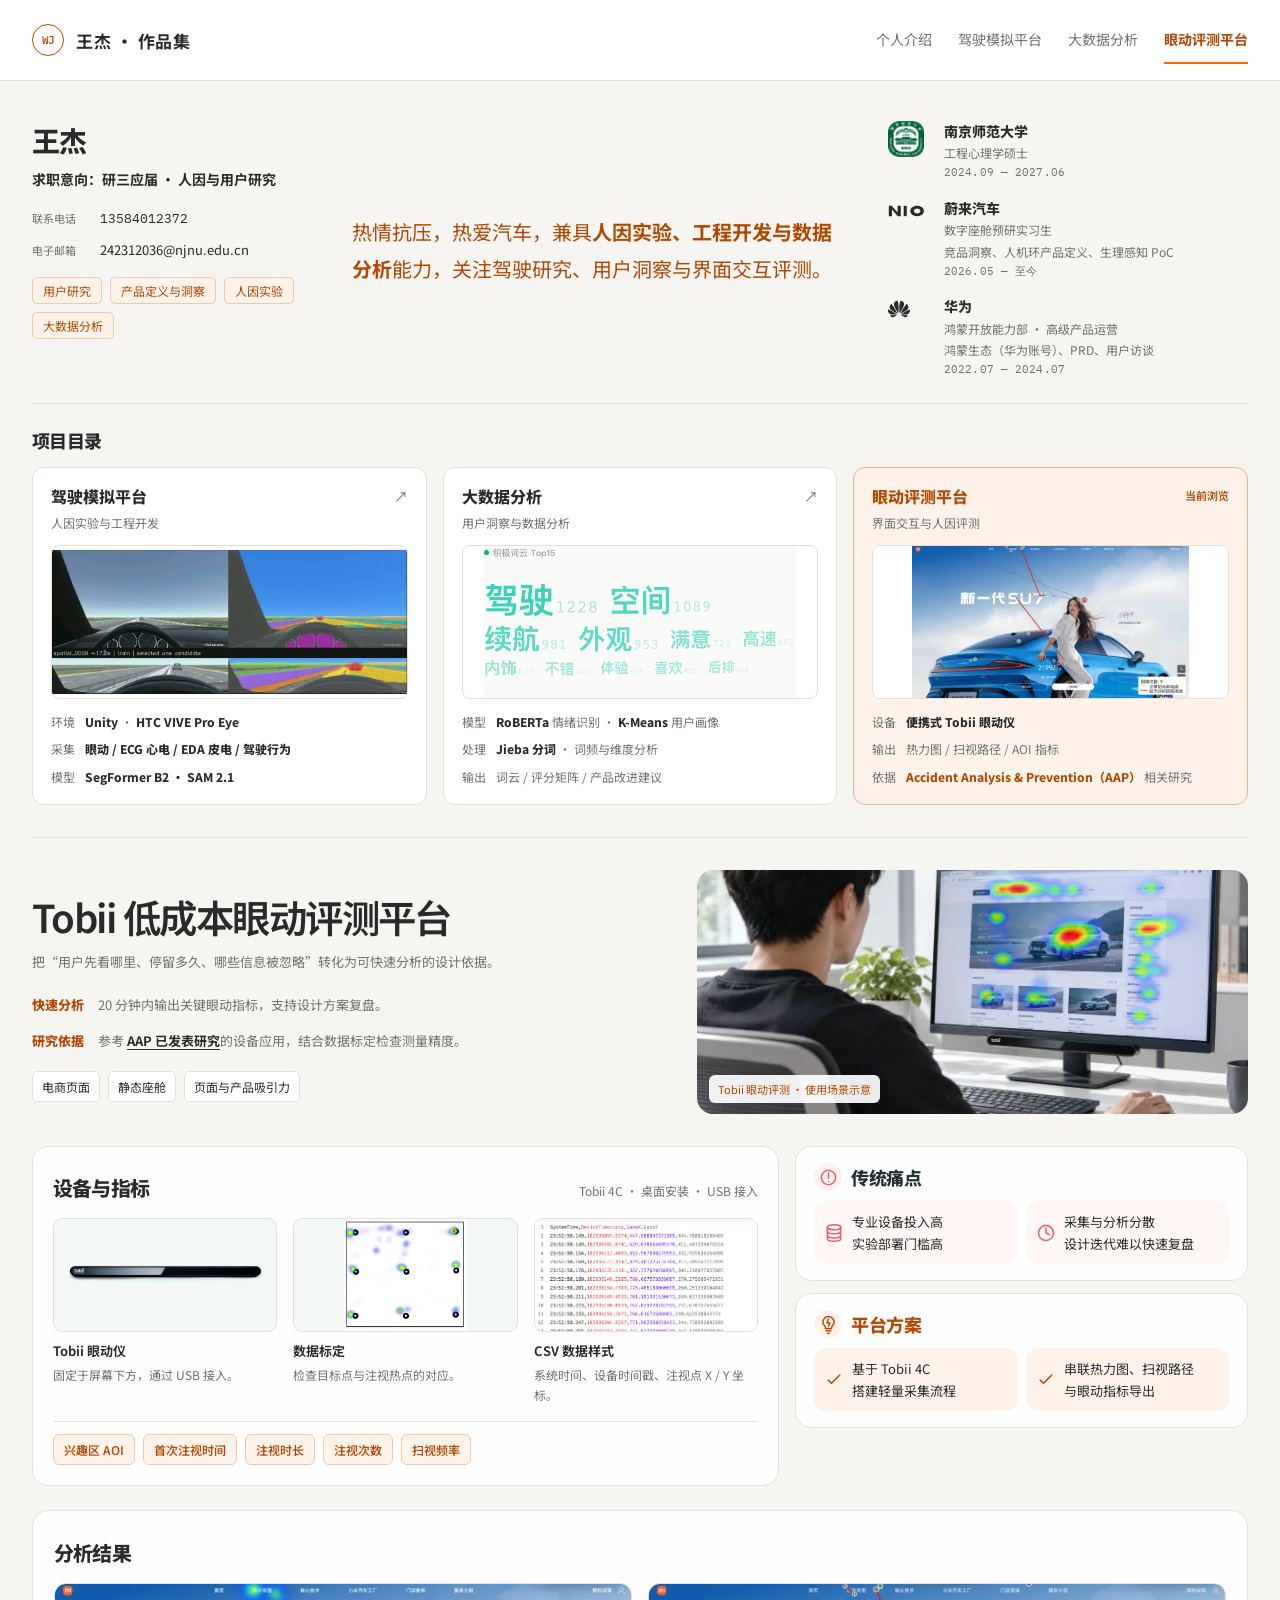
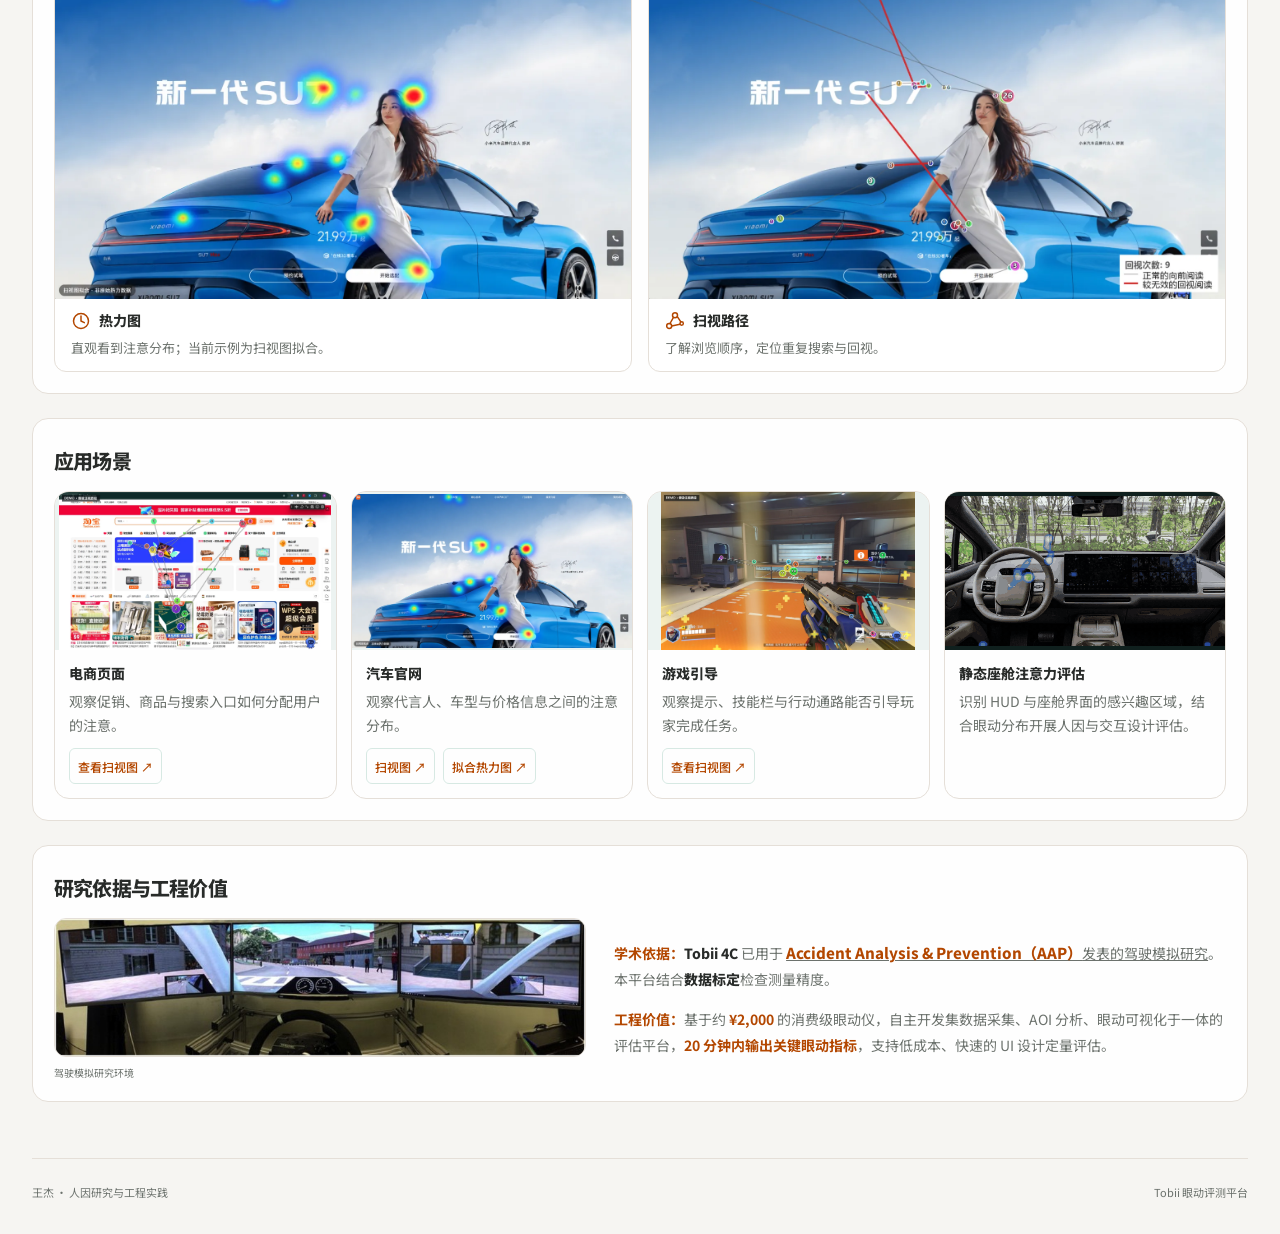
<file: eye-tracking/index.html>
<!DOCTYPE html>

<html lang="zh-CN">
<head>
<meta charset="utf-8"/>
<meta content="width=device-width,initial-scale=1" name="viewport"/>
<meta content="Tobii 低成本眼动评测平台：从安装、校准、任务配置到采集复盘，呈现四个应用场景。" name="description"/>
<title>王杰｜Tobii 低成本眼动评测平台</title>
<style>
:root{--ink:#122329;--body:#61727a;--green:#007f73;--mint:#e8f6f2;--line:#e0eceb;--paper:#f3f9f7;--red:#ef5b64}
*{box-sizing:border-box}html{scroll-behavior:smooth}body{margin:0;background:var(--paper);font-family:"PingFang SC","Microsoft YaHei",sans-serif;color:var(--ink);-webkit-font-smoothing:antialiased}a{color:inherit}img{display:block;max-width:100%}button{font:inherit}h1,h2,h3,p,figure{margin:0}.shell{width:min(1280px,calc(100% - 64px));margin-inline:auto}.topbar{border-bottom:1px solid var(--line);background:#fff}.topbar-inner{min-height:64px;display:flex;align-items:center;justify-content:space-between;gap:20px}.brand{font-size:17px;font-weight:750;letter-spacing:.12em;text-decoration:none;color:#006e64}.nav{display:flex;gap:12px;align-items:center}.nav a{padding:10px 16px;text-decoration:none;font-size:14px;color:var(--body);border-radius:24px}.nav a:hover{background:#f0f7f5}.nav a.active{background:var(--mint);color:#006e64;font-weight:700}.hero{position:relative;display:grid;grid-template-columns:1.12fr .88fr;gap:24px;align-items:center;padding-block:34px 26px}.eyebrow,.kicker{font-size:11px;font-weight:750;letter-spacing:.18em;color:var(--green);text-transform:uppercase}.eyebrow{display:flex;align-items:center;gap:12px}.eyebrow:before{content:"";height:3px;width:32px;background:var(--green)}h1{font-size:clamp(30px,3.25vw,46px);line-height:1.2;letter-spacing:-.045em;margin:18px 0 12px}.hero-sub{color:var(--body);font-size:16px;line-height:1.65}.badges{display:flex;gap:9px;flex-wrap:wrap;margin-top:20px}.badge{display:flex;align-items:center;gap:9px;padding:11px 14px;background:#eaf5f2;border:1px solid #e0efea;border-radius:12px;font-size:13px;font-weight:650;color:#006d63}.icon{width:24px;height:24px;flex-shrink:0;fill:none;stroke:currentColor;stroke-width:1.8;stroke-linecap:round;stroke-linejoin:round}.hero-visual{position:relative;min-height:210px;display:grid;grid-template-columns:.8fr 1.2fr;gap:14px;align-items:center}.device{position:relative;z-index:1;text-align:center}.device img{width:100%;filter:drop-shadow(0 10px 8px #173e3520);margin-bottom:17px}.device figcaption{color:var(--body);font-size:12px;line-height:1.8}.device figcaption b{display:block;color:var(--green);font-size:9px;letter-spacing:.13em}.missing{border:1px dashed #afcac3;background:repeating-linear-gradient(135deg,#eef6f3,#eef6f3 10px,#f5faf8 10px,#f5faf8 20px);color:#607c73;border-radius:12px;display:flex;flex-direction:column;align-items:center;justify-content:center;gap:9px;text-align:center;padding:18px}.missing .icon{width:30px;height:30px;opacity:.7}.missing b{font-size:12px;font-weight:650}.missing small{font-size:10px;line-height:1.65}.hero-missing{height:210px}.asset-id{font:600 9px ui-monospace,monospace;letter-spacing:.08em;border:1px solid #c4d9d2;background:#ffffffaa;padding:4px 7px;border-radius:5px}.page-grid{display:grid;gap:16px}.panel{background:#ffffffed;border:1px solid var(--line);border-radius:18px;padding:21px}.comparison{display:grid;grid-template-columns:1fr 1fr;gap:16px}.compare-title{display:flex;gap:13px;align-items:center;font-size:22px;letter-spacing:-.03em;margin-bottom:15px}.round{width:37px;height:37px;border-radius:50%;display:grid;place-items:center;background:var(--mint);color:var(--green);flex-shrink:0}.round .icon{width:23px;height:23px}.pain .round{background:#fff0f1;color:var(--red)}.pain .compare-title{color:#223036}.solution .compare-title{color:#006b61}.compare-items{display:grid;grid-template-columns:1fr 1fr;gap:12px}.compare-item{display:flex;align-items:center;gap:13px;border-radius:12px;padding:15px;background:#f2faf7;min-height:81px}.pain .compare-item{background:#fff6f6}.compare-item .icon{color:var(--green);width:28px;height:28px}.pain .compare-item .icon{color:var(--red)}.compare-item p{font-size:13px;line-height:1.65}.middle{display:grid;grid-template-columns:1.16fr 1fr;gap:16px;align-items:stretch}.section-head{display:flex;justify-content:space-between;gap:20px;align-items:end;margin-bottom:16px}h2{font-size:clamp(23px,2.35vw,31px);line-height:1.25;letter-spacing:-.04em;margin-top:7px}.section-note{font-size:12px;line-height:1.65;color:var(--body);max-width:320px}.story-banner{display:grid;grid-template-columns:1fr 1.15fr;min-height:135px;border:1px solid var(--line);background:#f4faf7;border-radius:13px;overflow:hidden;margin-bottom:12px}.story-device{display:flex;flex-direction:column;justify-content:center;padding:20px}.story-device img{margin-bottom:15px}.story-device b{font-size:9px;letter-spacing:.13em;color:var(--green)}.story-device span{font-size:12px;color:var(--body);margin-top:5px}.story-scene{border:0;border-left:1px dashed #bfd6cf;border-radius:0;padding:12px}.storyboard{display:grid;grid-template-columns:repeat(5,minmax(0,1fr));gap:8px}.step{border:1px solid var(--line);border-radius:12px;padding:12px 9px 13px;background:#fff}.step-no{display:grid;place-items:center;width:30px;height:30px;background:#098f80;color:white;border-radius:50%;font:600 12px ui-monospace,monospace;margin-bottom:12px}.step h3{font-size:14px;white-space:nowrap;letter-spacing:-.025em}.step p{font-size:11px;line-height:1.7;color:var(--body);margin-top:10px}.step-art{height:86px;background:#f1f8f5;border-radius:9px;display:flex;align-items:center;justify-content:center;position:relative;margin-top:11px;overflow:hidden}.step-art>.icon{width:55px;height:55px;color:#54827a;stroke-width:1.3}.monitor{width:65%;height:43px;border:3px solid #718d89;border-radius:4px;background:#fff;position:relative}.monitor:after{content:"";position:absolute;left:-7px;right:-7px;height:5px;bottom:-13px;background:#163b37;border-radius:4px}.monitor:before{content:"";position:absolute;left:-3px;right:-3px;height:3px;bottom:-6px;background:#20b09b}.dots{display:grid;grid-template-columns:repeat(3,8px);gap:12px}.dots i{width:8px;height:8px;border:2px solid #009582;border-radius:50%;background:white}.dots i:nth-child(5){box-shadow:0 0 0 4px #00958220}.record-dot{height:29px;width:29px;border-radius:50%;background:#fb5663;border:5px solid #fff;box-shadow:0 0 0 7px #ffe1e4,0 0 0 12px #fff0f1}.record-label{position:absolute;bottom:5px;font:9px ui-monospace,monospace;color:#788b87}.mini-image{width:100%;height:100%;object-fit:cover}.step .mini-image{padding:5px;object-fit:contain}.outputs-main{display:grid;grid-template-columns:1fr 1fr;gap:9px}.output-card{border:1px solid var(--line);border-radius:12px;overflow:hidden;min-width:0;background:#fff}.output-media{display:block;height:105px;background:#f0f7f5;overflow:hidden}.output-media img{width:100%;height:100%;object-fit:cover;transition:transform .25s}.output-media:hover img{transform:scale(1.035)}.output-copy{padding:11px 12px}.output-copy h3{font-size:14px;display:flex;align-items:center;gap:8px}.output-copy .icon{width:20px;height:20px;color:var(--green)}.output-copy p{font-size:11px;color:var(--body);line-height:1.55;margin:5px 0 0 28px}.outputs-small{display:grid;grid-template-columns:repeat(3,minmax(0,1fr));gap:9px;margin-top:9px}.output-placeholder{height:99px;border-radius:0;border:0;border-bottom:1px dashed #bfd6cf;padding:10px;gap:5px}.output-placeholder b{font-size:11px}.output-placeholder .asset-id{font-size:8px}.outputs-small .output-copy{padding:10px}.outputs-small h3{font-size:12px;line-height:1.4;align-items:start;gap:6px}.outputs-small .icon{width:17px;height:17px;flex-shrink:0}.outputs-small .output-copy p{font-size:10px;margin-left:0}.cases-head .section-note{max-width:510px}.case-grid{display:grid;grid-template-columns:repeat(3,minmax(0,1fr));gap:14px}.case{border:1px solid var(--line);border-radius:15px;overflow:hidden;min-width:0}.case-image{display:block;position:relative;background:#ecf3f1;aspect-ratio:1.77;overflow:hidden}.case-image img{width:100%;height:100%;object-fit:contain;transition:transform .25s}.case-image:hover img{transform:scale(1.025)}.media-tag{position:absolute;right:10px;top:10px;background:#ffffffeb;color:#326b60;padding:4px 7px;border-radius:5px;font-size:9px}.case-body{padding:16px;display:flex;align-items:start;gap:12px}.case-icon{width:44px;height:44px;background:var(--mint);border-radius:50%;color:var(--green);display:grid;place-items:center;flex-shrink:0}.case-icon .icon{height:26px;width:26px}.case h3{font-size:20px;line-height:1.3;margin-bottom:6px}.case p{font-size:12px;line-height:1.65;color:var(--body)}.case-links{display:flex;gap:8px;margin-top:11px;flex-wrap:wrap}.case-links a{font-size:10px;color:var(--green);text-decoration:none;border:1px solid #d7e9e3;border-radius:6px;padding:5px 8px}.case-links a:hover{background:var(--mint)}.su7-pair{display:grid;grid-template-columns:1fr 1fr;gap:1px;background:var(--line);border-top:1px solid var(--line)}.su7-pair a{display:block;position:relative;min-width:0;background:#f2f7f5;aspect-ratio:1.8}.su7-pair img{width:100%;height:100%;object-fit:contain}.su7-pair span{position:absolute;left:5px;bottom:4px;font-size:8px;background:#fffffff0;padding:3px 5px;border-radius:3px;color:#28695f}.case-status{font-size:10px;color:#71867e;padding:0 16px 12px}.basis{display:grid;grid-template-columns:190px 1fr 310px;gap:24px;align-items:center}.basis p{font-size:12px;line-height:1.8;color:var(--body)}.basis h2{font-size:25px}.basis-points{display:grid;grid-template-columns:repeat(3,1fr);gap:8px}.basis-point{background:#f4faf7;border:1px solid var(--line);border-radius:11px;padding:12px 9px}.basis-point b{display:flex;align-items:center;gap:5px;color:var(--green);font-size:11px;white-space:nowrap}.basis-point .icon{width:16px;height:16px}.basis-point small{display:block;font-size:10px;line-height:1.6;color:var(--body);margin-top:7px}.footer{display:flex;justify-content:space-between;gap:20px;padding-block:21px 28px;color:#7f918b;font-size:10px}.draft-note{font-size:10px;color:#7f918b;margin-top:12px}.sr-only{position:absolute;width:1px;height:1px;padding:0;margin:-1px;overflow:hidden;clip:rect(0,0,0,0);white-space:nowrap;border:0}a:focus-visible{outline:3px solid #009781;outline-offset:4px}
@media(min-width:1440px){.hero{padding-block:42px 30px}.hero-visual,.hero-missing{min-height:220px}.panel{padding:24px}.step-art{height:95px}.output-media{height:116px}.output-placeholder{height:110px}}
@media(max-width:1050px){.shell{width:calc(100% - 40px)}.hero{grid-template-columns:1.2fr .8fr}.hero-visual{grid-template-columns:1fr}.hero-visual .device{display:none}.middle{grid-template-columns:1fr}.story-banner{grid-template-columns:1fr 1fr}.storyboard{gap:12px}.step{padding:15px}.step-art{height:105px}.output-media{height:auto;aspect-ratio:1.8}.output-placeholder{height:125px}.basis{grid-template-columns:180px 1fr}.basis-points{grid-column:1/-1}.compare-item{padding:12px;gap:9px}.compare-item p{font-size:12px}.case-body{padding:13px;gap:9px}.case-icon{width:35px;height:35px}.case h3{font-size:17px}}
@media(max-width:700px){.shell{width:calc(100% - 28px)}.topbar-inner{flex-direction:column;align-items:start;gap:9px;padding:14px 0 10px}.nav{gap:3px;width:100%;justify-content:space-between}.nav a{font-size:11px;padding:8px 10px}.brand{font-size:14px}.hero{grid-template-columns:1fr;padding-block:28px 20px;gap:20px}h1{font-size:32px}.hero-sub{font-size:14px}.hero-visual{grid-template-columns:.75fr 1.25fr;min-height:0}.hero-visual .device{display:block}.hero-missing{height:150px;min-height:0}.badge{font-size:11px;padding:9px}.comparison{grid-template-columns:1fr;gap:12px}.panel{padding:17px;border-radius:15px}.compare-title{font-size:20px}.compare-items{gap:8px}.compare-item{padding:12px 9px}.compare-item .icon{width:23px;height:23px}.section-head{align-items:start;flex-direction:column;gap:9px}.section-note{font-size:11px;max-width:none}.storyboard{grid-template-columns:repeat(2,minmax(0,1fr));gap:8px}.step{padding:12px}.step:last-child{grid-column:1/-1;display:grid;grid-template-columns:32px 1fr 100px;gap:10px;align-items:center}.step:last-child .step-no{margin:0}.step:last-child .step-art{grid-column:3;grid-row:1/3;margin:0;height:80px}.step:last-child p{grid-column:1/3;margin:0}.step-art{height:88px}.story-scene{min-height:130px}.story-device{padding:15px}.outputs-small{gap:6px}.outputs-small .output-copy{padding:9px 7px}.output-placeholder{height:105px;padding:6px}.output-placeholder b{font-size:10px}.output-placeholder small{font-size:9px}.output-copy p{margin-left:0}.case-grid{grid-template-columns:1fr;gap:14px}.case h3{font-size:21px}.case-icon{width:46px;height:46px}.case p{font-size:13px}.case-body{padding:16px}.case-image{aspect-ratio:1.8}.basis{grid-template-columns:1fr;gap:12px}.basis-points{gap:6px}.footer{flex-direction:column;gap:6px}.page-grid{gap:12px}}
@media(prefers-reduced-motion:reduce){html{scroll-behavior:auto}*{transition:none!important}}
.evidence-grid{display:grid;grid-template-columns:1fr 1.15fr;gap:28px;align-items:center}.evidence-figure{min-width:0;align-self:center}.evidence-figure a{display:block;overflow:hidden;border:1px solid var(--line);border-radius:12px;background:#eef4f1}.evidence-figure img{width:100%;height:auto}.evidence-figure figcaption{font-size:10px;color:var(--body);margin-top:8px}.evidence-copy p{font-size:13px;color:var(--body);line-height:1.9}.evidence-copy p+p{margin-top:14px}.evidence-copy strong{color:var(--green);font-weight:700}.evidence-copy .evidence-label{color:var(--ink)}.evidence-copy em{color:var(--ink)}
@media(max-width:800px){.evidence-grid{grid-template-columns:1fr;gap:17px}.evidence-copy p{font-size:13px}}
.hero-photo{display:block;min-height:0;margin:0;border-radius:16px;overflow:hidden;position:relative}.hero-photo>img{width:100%;height:auto;aspect-ratio:1.65;object-fit:cover;object-position:center 42%}.hero-photo figcaption{position:absolute;left:12px;bottom:11px;border-radius:6px;background:#ffffffeb;color:#36685f;font-size:10px;padding:6px 9px}.story-banner{grid-template-columns:1fr .95fr}.accuracy-scene{background:#fff;border-left:1px solid var(--line);padding:10px 14px;display:flex;flex-direction:column;align-items:center;justify-content:center;gap:7px}.accuracy-scene a{display:block;width:100%;max-width:155px}.accuracy-scene img{width:100%;height:auto}.accuracy-scene figcaption{font-size:10px;color:var(--body);text-align:center}.data-preview{height:110px}.data-preview img{object-fit:cover;object-position:top left}
@media(min-width:1440px){.data-preview{height:110px}}
@media(max-width:1050px){.data-preview{aspect-ratio:auto;height:125px}}
@media(max-width:700px){.hero-photo{display:block;min-height:0}.hero-photo>img{aspect-ratio:1.5}.accuracy-scene{padding:10px}.accuracy-scene a{max-width:130px}.accuracy-scene figcaption{font-size:9px}.data-preview{height:105px;aspect-ratio:auto}}

/* Compact equipment / advantages layout; restores the pre-Swiss visual style. */
.hero{padding:24px 0 20px;gap:32px;grid-template-columns:1.15fr 1fr}.hero h1{font-size:clamp(28px,3vw,42px);margin:12px 0}.hero-sub{font-size:14px}.hero-photo>img{aspect-ratio:2.25;object-position:center 42%}.hero-photo{min-height:0}.page-grid{gap:16px}.overview-row{display:grid;grid-template-columns:1.65fr 1fr;gap:16px;align-items:stretch}.equipment{padding:20px}.equipment .section-head{margin-bottom:16px;align-items:baseline}.equipment h2{font-size:26px}.equipment .section-note{font-size:11px}.equipment-media{display:grid;grid-template-columns:repeat(3,minmax(0,1fr));gap:16px}.equipment-media figure{min-width:0}.equipment-image{display:flex;height:114px;align-items:center;justify-content:center;background:#f3f8f6;border:1px solid var(--line);border-radius:9px;overflow:hidden}.equipment-image img{width:100%;height:100%;object-fit:contain}.hardware-image img{height:auto;padding:12px}.csv-image img{object-fit:cover;object-position:top left}.equipment-media figcaption{margin-top:9px}.equipment-media figcaption b{font-size:12px;display:block}.equipment-media figcaption span{font-size:10px;color:var(--body);display:block;margin-top:5px;line-height:1.6}.metric-tags{display:flex;gap:8px;flex-wrap:wrap;margin-top:16px;padding-top:12px;border-top:1px solid var(--line)}.metric-tags span{font-size:11px;color:#006e64;background:#edf7f3;border:1px solid #dcece6;border-radius:6px;padding:6px 10px}.advantage-stack{display:grid;grid-template-columns:1fr;gap:12px}.advantage-stack .panel{padding:16px 18px}.advantage-stack .compare-title{font-size:18px;margin:0 0 10px;gap:9px}.advantage-stack .round{width:28px;height:28px}.advantage-stack .round .icon{width:19px;height:19px}.advantage-stack .compare-items{gap:8px}.advantage-stack .compare-item{min-height:0;padding:10px;gap:8px}.advantage-stack .compare-item p{font-size:11px;line-height:1.6}.advantage-stack .compare-item .icon{width:20px;height:20px}.results-panel .outputs-main{gap:16px}.results-panel .output-media{height:auto;aspect-ratio:1.83}.results-panel .output-media img{object-fit:contain}.results-panel .output-copy{padding:12px 16px}.results-panel .output-copy h3{font-size:16px}.results-panel .output-copy p{margin:6px 0 0;font-size:12px}.results-panel .output-copy br{display:none}.case-icon{display:none}.case-body{padding:14px}.case h3{font-size:19px}.case-links a{min-height:36px;display:inline-flex;align-items:center}.case p br{display:none}.footer{padding:20px 0 24px}.brand{min-height:44px;display:inline-flex;align-items:center}a:focus-visible{outline:2px solid var(--green);outline-offset:4px}.equipment-image:hover{border-color:var(--green)}
@media(max-width:1050px){.overview-row{grid-template-columns:1.3fr 1fr}.equipment .section-head{display:block}.equipment .section-note{margin-top:6px}.equipment-media{gap:10px}.equipment-image{height:100px}.advantage-stack .compare-items{grid-template-columns:1fr}.advantage-stack .compare-item br{display:none}.advantage-stack .compare-item p{font-size:11px}.hero-visual.hero-photo{display:block}.hero-photo>img{aspect-ratio:1.8}.equipment-media figcaption span{font-size:10px}}
@media(max-width:700px){.hero{grid-template-columns:1fr;gap:16px;padding:24px 0 16px}.hero h1{font-size:30px}.hero-photo>img{aspect-ratio:1.8}.overview-row{grid-template-columns:1fr}.equipment{padding:16px}.equipment h2{font-size:25px}.equipment-media{grid-template-columns:repeat(3,minmax(0,1fr));gap:8px}.equipment-image{height:90px}.hardware-image img{padding:5px}.equipment-media figcaption b{font-size:11px}.equipment-media figcaption span{font-size:10px}.metric-tags{gap:6px}.metric-tags span{font-size:10px;padding:6px 8px}.advantage-stack .compare-items{grid-template-columns:1fr 1fr}.advantage-stack .compare-item{align-items:start}.results-panel .outputs-main{grid-template-columns:1fr;gap:12px}.results-panel .section-head{gap:8px}.results-panel .section-note{font-size:11px}.case-links a{min-height:44px}.topbar .nav a{min-height:44px;display:inline-flex;align-items:center}.footer{font-size:10px}}

/* Final readability audit: readable supporting text and restrained emphasis. */
.equipment-media figcaption b{font-size:13px;font-weight:650}.equipment-media figcaption span{font-size:12px;line-height:1.65}.equipment .section-note{font-size:12px}.metric-tags span{font-size:12px;font-weight:550}.advantage-stack{align-content:start;grid-template-rows:auto auto}.advantage-stack .compare-item p{font-size:13px;line-height:1.65}.advantage-stack .compare-title{font-size:19px;font-weight:650}.advantage-stack .compare-item{padding:10px}.section-note{font-size:13px;line-height:1.7}.case p{font-size:14px;line-height:1.7}.case-links a{font-size:12px;font-weight:550}.results-panel .output-copy p{font-size:13px;line-height:1.7}.evidence-copy p{font-size:14px;line-height:1.85}.evidence-copy .evidence-label{font-weight:700}.hero-photo figcaption,.media-tag{font-size:11px}.advantage-stack .compare-item br{display:initial}
@media(max-width:1050px){.advantage-stack .compare-item p{font-size:12px}.advantage-stack .compare-item br{display:initial}}
@media(max-width:700px){.equipment-media figcaption b{font-size:12px}.equipment-media figcaption span{font-size:11px}.metric-tags span{font-size:11px}.equipment .section-note{font-size:12px}.advantage-stack .compare-item p{font-size:12px}.advantage-stack .compare-item{gap:6px;padding:10px 8px}.advantage-stack .compare-item .icon{width:17px;height:17px}.results-panel .section-note,.section-note{font-size:12px}.results-panel .output-copy p{font-size:13px}.case p{font-size:14px}.evidence-copy p{font-size:14px}.hero-photo figcaption{font-size:10px}.case-links a{font-size:12px}.advantage-stack .compare-items{gap:8px}}

.case-grid{grid-template-columns:repeat(2,minmax(0,1fr))}
@media(min-width:1150px){.case-grid{grid-template-columns:repeat(4,minmax(0,1fr))}}
@media(max-width:640px){.case-grid{grid-template-columns:minmax(0,1fr)}}
</style>
<link rel="stylesheet" href="https://fonts.googleapis.com/css2?family=IBM+Plex+Mono:wght@400;500;600&amp;family=Noto+Sans+SC:wght@400;500;600;700;800;900&amp;display=swap"/>
<link rel="stylesheet" href="../portfolio.css"/>
</head>
<body class="pf-page pf-eye">
<svg aria-hidden="true" class="sr-only" xmlns="http://www.w3.org/2000/svg"><defs>
<symbol id="i-check" viewbox="0 0 24 24"><path d="m5 12 4 4L19 6"></path></symbol>
<symbol id="i-clock" viewbox="0 0 24 24"><circle cx="12" cy="12" r="9"></circle><path d="M12 6v6l4 2"></path></symbol>
<symbol id="i-db" viewbox="0 0 24 24"><ellipse cx="12" cy="5" rx="8" ry="3"></ellipse><path d="M4 5v14c0 4 16 4 16 0V5M4 10c0 4 16 4 16 0M4 15c0 4 16 4 16 0"></path></symbol>
<symbol id="i-bolt" viewbox="0 0 24 24"><path d="m13 2-8 12h6l-1 8 9-13h-7z"></path></symbol>
<symbol id="i-box" viewbox="0 0 24 24"><path d="m3 7 9-5 9 5v10l-9 5-9-5zM3 7l9 5 9-5M12 12v10"></path></symbol>
<symbol id="i-image" viewbox="0 0 24 24"><rect height="18" rx="3" width="18" x="3" y="3"></rect><circle cx="8" cy="8" r="1.5"></circle><path d="m3 17 6-6 4 4 3-3 5 5"></path></symbol>
<symbol id="i-info" viewbox="0 0 24 24"><circle cx="12" cy="12" r="9"></circle><path d="M12 6v7M12 17v.2"></path></symbol>
<symbol id="i-light" viewbox="0 0 24 24"><path d="M8 16c0-3-3-3-3-7a7 7 0 0 1 14 0c0 4-3 4-3 7M8 17h8M9 20h6M11 23h2M12 5l-2 5h4l-2 4"></path></symbol>
<symbol id="i-path" viewbox="0 0 24 24"><circle cx="5" cy="18" r="3"></circle><circle cx="12" cy="5" r="3"></circle><circle cx="20" cy="15" r="2"></circle><path d="m6 15 4-7m5-1 4 6M8 18l10-2"></path></symbol>
<symbol id="i-grid" viewbox="0 0 24 24"><rect height="7" rx="1" width="7" x="3" y="3"></rect><rect height="7" rx="1" width="7" x="14" y="3"></rect><rect height="7" rx="1" width="7" x="3" y="14"></rect><rect height="7" rx="1" width="7" x="14" y="14"></rect></symbol>
<symbol id="i-bars" viewbox="0 0 24 24"><path d="M5 21V11M12 21V3M19 21V8"></path></symbol>
<symbol id="i-cart" viewbox="0 0 24 24"><path d="M2 3h3l3 13h12l2-10H6"></path><circle cx="10" cy="21" r="1"></circle><circle cx="19" cy="21" r="1"></circle></symbol>
<symbol id="i-car" viewbox="0 0 24 24"><path d="m5 9 2-6h10l2 6M3 10h18v9H3zM5 19v3M19 19v3M6 14h2M16 14h2"></path></symbol>
<symbol id="i-game" viewbox="0 0 24 24"><path d="M7 5h10c3 0 6 14 3 14-2 0-4-4-5-4H9c-1 0-3 4-5 4C1 19 4 5 7 5ZM7 8v6M4 11h6M16 9v.1M19 12v.1"></path></symbol>
<symbol id="i-file" viewbox="0 0 24 24"><path d="M5 2h10l4 4v16H5zM14 2v5h5M8 11h8M8 15h8M8 19h5"></path></symbol>
</defs></svg>
<header class="pf-header"><div class="pf-header-inner"><a class="pf-brand" href="../index.html" aria-label="王杰作品集首页"><span class="pf-brand-mark" aria-hidden="true">WJ</span>王杰 · 作品集</a><nav class="pf-nav" aria-label="作品集导航"><a href="../intro/index.html">个人介绍</a><a href="../index.html">驾驶模拟平台</a><a href="../voc/index.html">大数据分析</a><a href="../eye-tracking/index.html" aria-current="page">眼动评测平台</a></nav></div></header>
<main class="pf-main">
<div class="pf-identity">
<section class="pf-profile" aria-labelledby="profile-name">
  <div class="pf-profile-lead">
    <h2 class="pf-profile-name" id="profile-name">王杰</h2>
    <p class="pf-profile-role">求职意向：研三应届 · 人因与用户研究</p>
    <dl class="pf-contact"><div><dt>联系电话</dt><dd><a class="pf-mono" href="tel:13584012372">13584012372</a></dd></div><div><dt>电子邮箱</dt><dd><a href="mailto:242312036@njnu.edu.cn">242312036@njnu.edu.cn</a></dd></div></dl>
    <ul class="pf-skill-tags" aria-label="核心能力">
      <li>用户研究</li>
      <li>产品定义与洞察</li>
      <li>人因实验</li>
      <li>大数据分析</li>
    </ul>
  </div>
  <div class="pf-profile-copy">
    <p class="pf-profile-intro">热情抗压，热爱汽车，兼具<strong>人因实验、工程开发与数据分析</strong>能力，关注驾驶研究、用户洞察与界面交互评测。</p>
  </div>
  <div class="pf-background">
    <ul class="pf-experience">
      <li>
        <img class="pf-experience-logo pf-experience-logo-school" src="../opt/logos/njnu.png" alt="" width="256" height="256"/>
        <div>
          <p class="pf-experience-org">南京师范大学</p>
          <p class="pf-experience-role">工程心理学硕士</p>
          <p class="pf-experience-time">2024.09 — 2027.06</p>
        </div>
      </li>
      <li>
        <img class="pf-experience-logo" src="../opt/logos/nio.svg" alt="" width="88" height="28"/>
        <div>
          <p class="pf-experience-org">蔚来汽车</p>
          <p class="pf-experience-role">数字座舱预研实习生</p>
          <p class="pf-experience-note">竞品洞察、人机环产品定义、生理感知 PoC</p>
          <p class="pf-experience-time">2026.05 — 至今</p>
        </div>
      </li>
      <li>
        <img class="pf-experience-logo" src="../opt/logos/huawei.svg" alt="" width="28" height="28"/>
        <div>
          <p class="pf-experience-org">华为</p>
          <p class="pf-experience-role">鸿蒙开放能力部 · 高级产品运营</p>
          <p class="pf-experience-note">鸿蒙生态（华为账号）、PRD、用户访谈</p>
          <p class="pf-experience-time">2022.07 — 2024.07</p>
        </div>
      </li>
    </ul>
  </div>
</section>
<section class="pf-directory" aria-labelledby="project-directory-title">
  <div class="pf-directory-heading"><h2 id="project-directory-title">项目目录</h2></div>
  <nav class="pf-projects" aria-label="三个项目">
    <a class="pf-project" data-project="driving" href="../index.html"><div class="pf-project-top"><h3>驾驶模拟平台</h3><span class="pf-project-arrow" aria-hidden="true">↗</span></div><p class="pf-project-scope">人因实验与工程开发</p><img class="pf-project-image" src="../opt/spatial-aoi.webp" width="1024" height="413" alt="驾驶模拟平台：驾驶场景与语义分割对照" decoding="async"/><div class="pf-project-details"><p><span class="pf-detail-label">环境</span><span><strong class="pf-key">Unity</strong> · <strong class="pf-key">HTC VIVE Pro Eye</strong></span></p><p><span class="pf-detail-label">采集</span><span><strong class="pf-key">眼动 / ECG 心电 / EDA 皮电 / 驾驶行为</strong></span></p><p><span class="pf-detail-label">模型</span><span><strong class="pf-key">SegFormer B2 · SAM 2.1</strong></span></p></div></a>
    <a class="pf-project" data-project="voc" href="../voc/index.html"><div class="pf-project-top"><h3>大数据分析</h3><span class="pf-project-arrow" aria-hidden="true">↗</span></div><p class="pf-project-scope">用户洞察与数据分析</p><img class="pf-project-image" src="../voc/assets/wordcloud-xiaomi.png" alt="大数据分析：小米车主口碑中的高频积极词云" width="620" height="302" decoding="async"/><div class="pf-project-details"><p><span class="pf-detail-label">模型</span><span><strong class="pf-key">RoBERTa</strong> 情绪识别 · <strong class="pf-key">K-Means</strong> 用户画像</span></p><p><span class="pf-detail-label">处理</span><span><strong class="pf-key">Jieba 分词</strong> · 词频与维度分析</span></p><p><span class="pf-detail-label">输出</span><span>词云 / 评分矩阵 / 产品改进建议</span></p></div></a>
    <a class="pf-project" data-project="eye" aria-current="page" href="#project-content"><div class="pf-project-top"><h3>眼动评测平台</h3><span class="pf-project-state">当前浏览</span></div><p class="pf-project-scope">界面交互与人因评测</p><img class="pf-project-image" src="../opt/su7-scanpath-card.webp" alt="眼动评测平台：小米 SU7 页面上的扫视路径示例" width="1635" height="894" decoding="async"/><div class="pf-project-details"><p><span class="pf-detail-label">设备</span><span><strong class="pf-key">便携式 Tobii 眼动仪</strong></span></p><p><span class="pf-detail-label">输出</span><span>热力图 / 扫视路径 / AOI 指标</span></p><p><span class="pf-detail-label">依据</span><span><strong class="pf-key pf-paper">Accident Analysis &amp; Prevention（AAP）</strong> 相关研究</span></p></div></a>
  </nav>
</section>
</div>

<div class="pf-project-view" id="project-content">
<section aria-labelledby="project-title" class="hero">
<div class="pf-eye-intro"><h1 id="project-title">Tobii 低成本眼动评测平台</h1><p class="hero-sub">把“用户先看哪里、停留多久、哪些信息被忽略”转化为可快速分析的设计依据。</p><div class="pf-eye-benefits"><p><strong>快速分析</strong><span>20 分钟内输出关键眼动指标，支持设计方案复盘。</span></p><p><strong>研究依据</strong><span>参考 <a href="#basis-title">AAP 已发表研究</a>的设备应用，结合数据标定检查测量精度。</span></p></div><div class="pf-eye-use-cases" aria-label="适用评估场景"><span>电商页面</span><span>静态座舱</span><span>页面与产品吸引力</span></div></div>
<figure class="hero-visual hero-photo"><img alt="人物在安装 Tobii 眼动仪的显示器前查看网页热力图的使用场景" decoding="async" height="1086" loading="lazy" src="../opt/tobii-use-scene.webp" width="1448"/><figcaption>Tobii 眼动评测 · 使用场景示意</figcaption></figure>
</section>
<div class="page-grid"><div class="overview-row"><section aria-labelledby="equipment-title" class="panel equipment"><div class="section-head"><div><h2 id="equipment-title">设备与指标</h2></div><p class="section-note">Tobii 4C · 桌面安装 · USB 接入</p></div><div class="equipment-media">
<figure><a class="equipment-image hardware-image" href="./assets/tobii-4c.png" rel="noreferrer" target="_blank"><img alt="Tobii 4C 桌面眼动仪" height="251" loading="lazy" src="./assets/tobii-4c.png" width="2369"/></a><figcaption><b>Tobii 眼动仪</b><span>固定于屏幕下方，通过 USB 接入。</span></figcaption></figure>
<figure><a class="equipment-image accuracy-image" href="./assets/nine-point-accuracy.png" rel="noreferrer" target="_blank"><img alt="数据标定，目标点与注视热点的空间分布" height="431" loading="lazy" src="./assets/nine-point-accuracy.png" width="474"/></a><figcaption><b>数据标定</b><span>检查目标点与注视热点的对应。</span></figcaption></figure>
<figure><a class="equipment-image csv-image" href="./assets/gaze-data-sample.png" rel="noreferrer" target="_blank"><img alt="CSV 数据样式，含系统时间、设备时间戳和 GazeX、GazeY 坐标" height="984" loading="lazy" src="./assets/gaze-data-sample.png" width="902"/></a><figcaption><b>CSV 数据样式</b><span>系统时间、设备时间戳、注视点 X / Y 坐标。</span></figcaption></figure></div><div aria-label="眼动分析指标" class="metric-tags"><span>兴趣区 AOI</span><span>首次注视时间</span><span>注视时长</span><span>注视次数</span><span>扫视频率</span></div></section><div class="advantage-stack">
<section class="panel pain"><h2 class="compare-title"><span class="round"><svg aria-hidden="true" class="icon"><use href="#i-info"></use></svg></span>传统痛点</h2><div class="compare-items"><div class="compare-item"><svg aria-hidden="true" class="icon"><use href="#i-db"></use></svg><p>专业设备投入高<br/>实验部署门槛高</p></div><div class="compare-item"><svg aria-hidden="true" class="icon"><use href="#i-clock"></use></svg><p>采集与分析分散<br/>设计迭代难以快速复盘</p></div></div></section>
<section class="panel solution"><h2 class="compare-title"><span class="round"><svg aria-hidden="true" class="icon"><use href="#i-light"></use></svg></span>平台方案</h2><div class="compare-items"><div class="compare-item"><svg aria-hidden="true" class="icon"><use href="#i-check"></use></svg><p>基于 Tobii 4C<br/>搭建轻量采集流程</p></div><div class="compare-item"><svg aria-hidden="true" class="icon"><use href="#i-check"></use></svg><p>串联热力图、扫视路径<br/>与眼动指标导出</p></div></div></section>
</div></div><section aria-labelledby="output-title" class="panel results-panel"><div class="section-head"><div><h2 id="output-title">分析结果</h2></div></div>
<div class="outputs-main">
<article class="output-card"><a class="output-media" href="./assets/su7-heatmap-fitted-20261017.png" rel="noreferrer" target="_blank"><img alt="SU7 拟合热力图示例" height="927" loading="lazy" src="../opt/su7-heatmap.webp" width="1697"/></a><div class="output-copy"><h3><svg aria-hidden="true" class="icon"><use href="#i-clock"></use></svg>热力图</h3><p>直观看到注意分布；当前示例为扫视图拟合。</p></div></article>
<article class="output-card"><a class="output-media" href="./assets/su7-scanpath-20261017.png" rel="noreferrer" target="_blank"><img alt="SU7 扫视图示例" height="894" loading="lazy" src="../opt/su7-scanpath.webp" width="1635"/></a><div class="output-copy"><h3><svg aria-hidden="true" class="icon"><use href="#i-path"></use></svg>扫视路径</h3><p>了解浏览顺序，定位重复搜索与回视。</p></div></article>
</div>
</section>
<section aria-labelledby="cases-title" class="panel" id="scenarios"><div class="section-head cases-head"><div><h2 id="cases-title">应用场景</h2></div></div>
<div class="case-grid">
<article class="case"><a class="case-image" href="./stimuli/demo/taobao-scanpath-demo.png" rel="noreferrer" target="_blank"><img alt="淘宝首页仿真扫视路径图" height="1462" loading="lazy" src="../opt/taobao-scanpath.webp" width="2511"/></a><div class="case-body"><div class="case-icon"><svg aria-hidden="true" class="icon"><use href="#i-cart"></use></svg></div><div><h3>电商页面</h3><p>观察促销、商品与搜索入口<br/>如何分配用户的注意。</p><div class="case-links"><a href="./stimuli/demo/taobao-scanpath-demo.png" rel="noreferrer" target="_blank">查看扫视图 ↗</a></div></div></div></article>
<article class="case"><a class="case-image" href="./assets/su7-heatmap-fitted-20261017.png" rel="noreferrer" target="_blank"><img alt="小米 SU7 官网拟合热力图" height="927" loading="lazy" src="../opt/su7-heatmap.webp" width="1697"/></a><div class="case-body"><div class="case-icon"><svg aria-hidden="true" class="icon"><use href="#i-car"></use></svg></div><div><h3>汽车官网</h3><p>观察代言人、车型与价格信息<br/>之间的注意分布。</p><div class="case-links"><a href="./assets/su7-scanpath-20261017.png" rel="noreferrer" target="_blank">扫视图 ↗</a><a href="./assets/su7-heatmap-fitted-20261017.png" rel="noreferrer" target="_blank">拟合热力图 ↗</a></div></div></div></article>
<article class="case"><a class="case-image" href="./stimuli/demo/game-scanpath-demo.png" rel="noreferrer" target="_blank"><img alt="游戏训练场景仿真扫视路径图" height="1566" loading="lazy" src="../opt/game-scanpath.webp" width="2509"/></a><div class="case-body"><div class="case-icon"><svg aria-hidden="true" class="icon"><use href="#i-game"></use></svg></div><div><h3>游戏引导</h3><p>观察提示、技能栏与行动通路<br/>能否引导玩家完成任务。</p><div class="case-links"><a href="./stimuli/demo/game-scanpath-demo.png" rel="noreferrer" target="_blank">查看扫视图 ↗</a></div></div></div></article>
<article class="case"><div class="case-image"><img alt="静态座舱注意力评估：理想 HUD 眼动展示" decoding="async" loading="lazy" src="../opt/gif/hud-eye.gif" style="display:block;width:100%;height:100%;object-fit:contain;background:#10201e"/></div><div class="case-body"><div class="case-icon"><svg aria-hidden="true" class="icon"><use href="#i-car"></use></svg></div><div><h3>静态座舱注意力评估</h3><p>识别 HUD 与座舱界面的感兴趣区域，<br/>结合眼动分布开展人因与交互设计评估。</p></div></div></article>
</div></section>
<section aria-labelledby="basis-title" class="panel evidence">
<div class="section-head"><div><h2 id="basis-title">研究依据与工程价值</h2></div></div>
<div class="evidence-grid">
<figure class="evidence-figure"><a href="./assets/driving-research-setup.png" rel="noreferrer" target="_blank"><img alt="三屏驾驶模拟研究环境，包含驾驶画面、方向盘与操作设备" height="194" loading="lazy" src="./assets/driving-research-setup.png" width="755"/></a><figcaption>驾驶模拟研究环境</figcaption></figure>
<div class="evidence-copy">
<p><strong class="evidence-label">学术依据：</strong><strong class="pf-key">Tobii 4C</strong> 已用于 <a href="https://doi.org/10.1016/j.aap.2019.01.026" rel="noreferrer" target="_blank"><strong class="pf-key pf-paper">Accident Analysis &amp; Prevention（AAP）</strong>发表的驾驶模拟研究</a>。本平台结合<strong class="pf-key">数据标定</strong>检查测量精度。</p>
<p><strong class="evidence-label">工程价值：</strong>基于约 <strong>¥2,000</strong> 的消费级眼动仪，自主开发集数据采集、AOI 分析、眼动可视化于一体的评估平台，<strong>20 分钟内输出关键眼动指标</strong>，支持低成本、快速的 UI 设计定量评估。</p>
</div>
</div>
</section>
</div>
</div>
</main>
<footer class="pf-footer"><span>王杰 · 人因研究与工程实践</span><span>Tobii 眼动评测平台</span></footer>
<script>
(function () {
  var videos = document.querySelectorAll("video.pf-defer");
  if (!videos.length) return;
  var reduce = window.matchMedia("(prefers-reduced-motion: reduce)").matches;
  if (reduce || !("IntersectionObserver" in window)) {
    videos.forEach(function (video) {
      video.preload = "none";
      video.controls = true;
    });
    return;
  }
  var observer = new IntersectionObserver(function (entries) {
    entries.forEach(function (entry) {
      var video = entry.target;
      if (entry.isIntersecting) {
        if (!video.dataset.armed) {
          video.dataset.armed = "1";
          video.preload = "auto";
          video.load();
        }
        var play = video.play();
        if (play && play.catch) play.catch(function () {});
      } else if (!video.paused) {
        video.pause();
      }
    });
  }, { rootMargin: "240px 0px" });
  videos.forEach(function (video) { observer.observe(video); });
})();
</script>
</body>
</html>
</file>
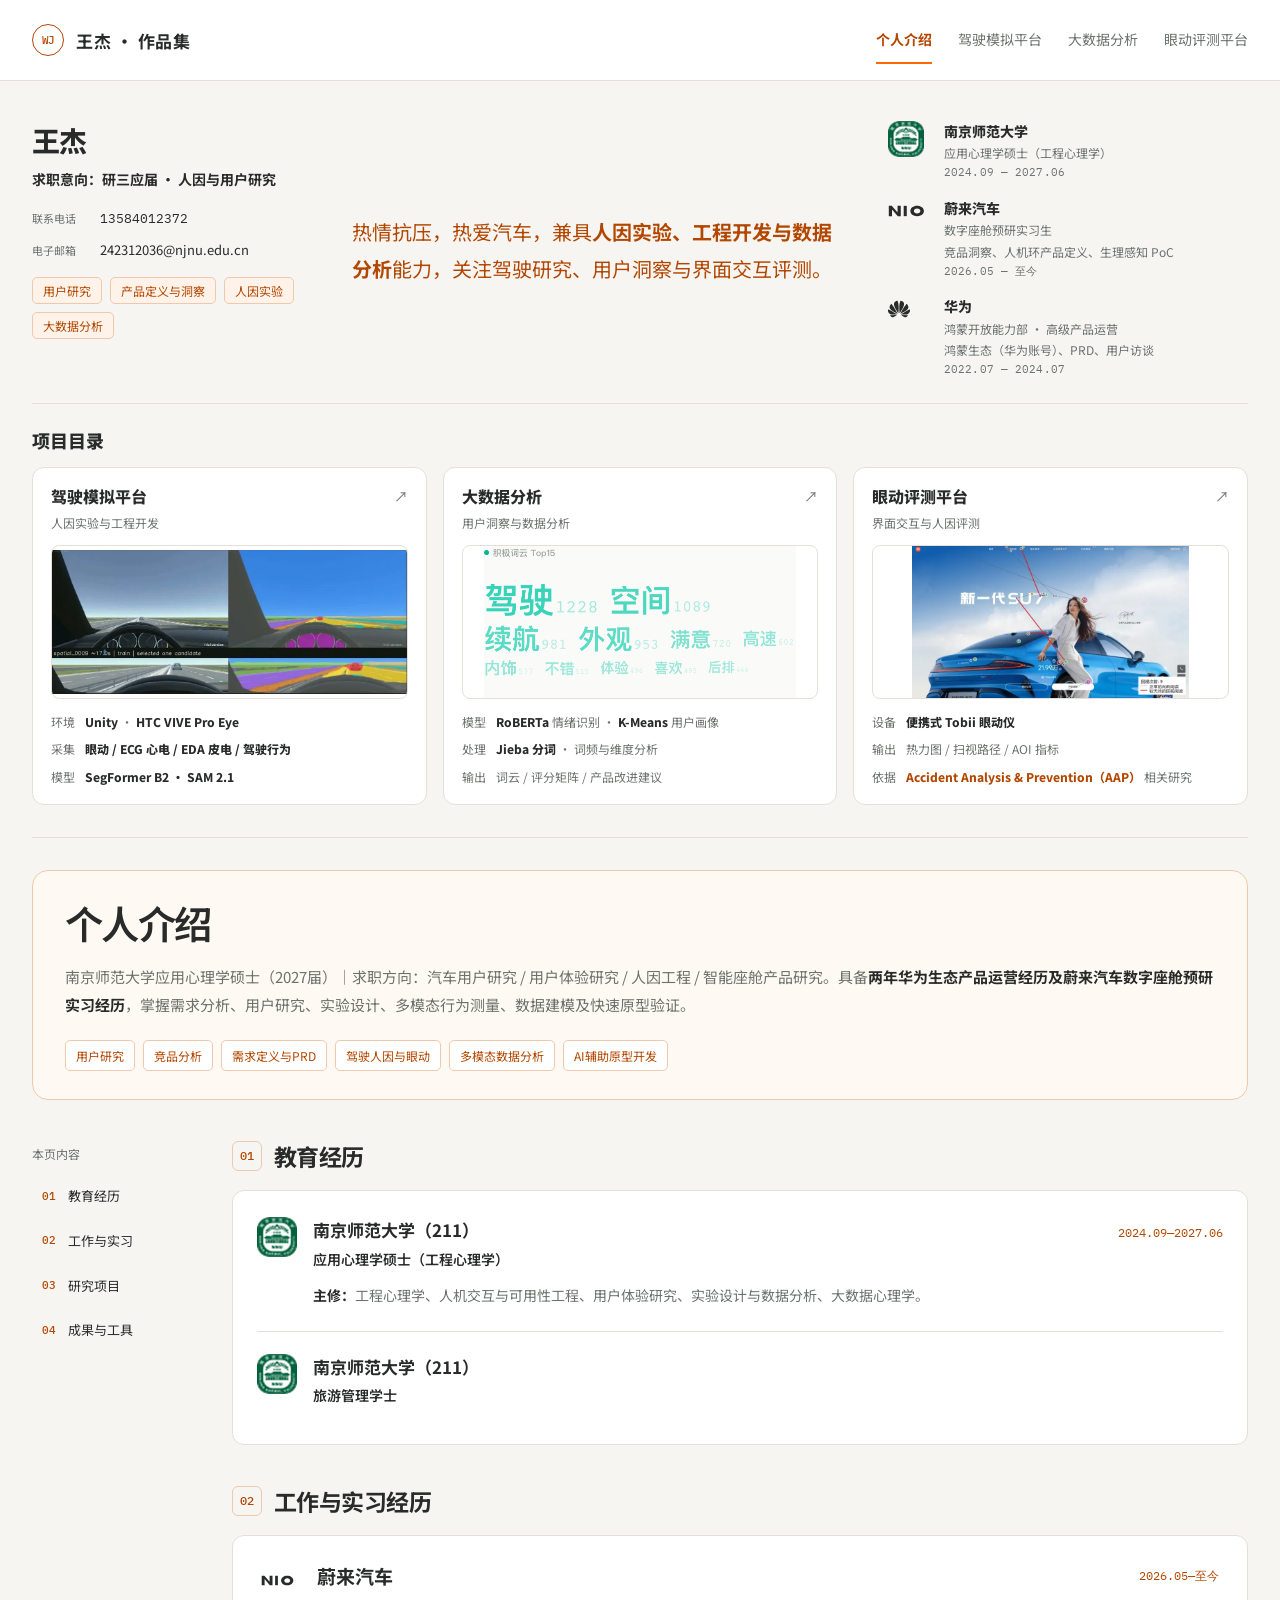
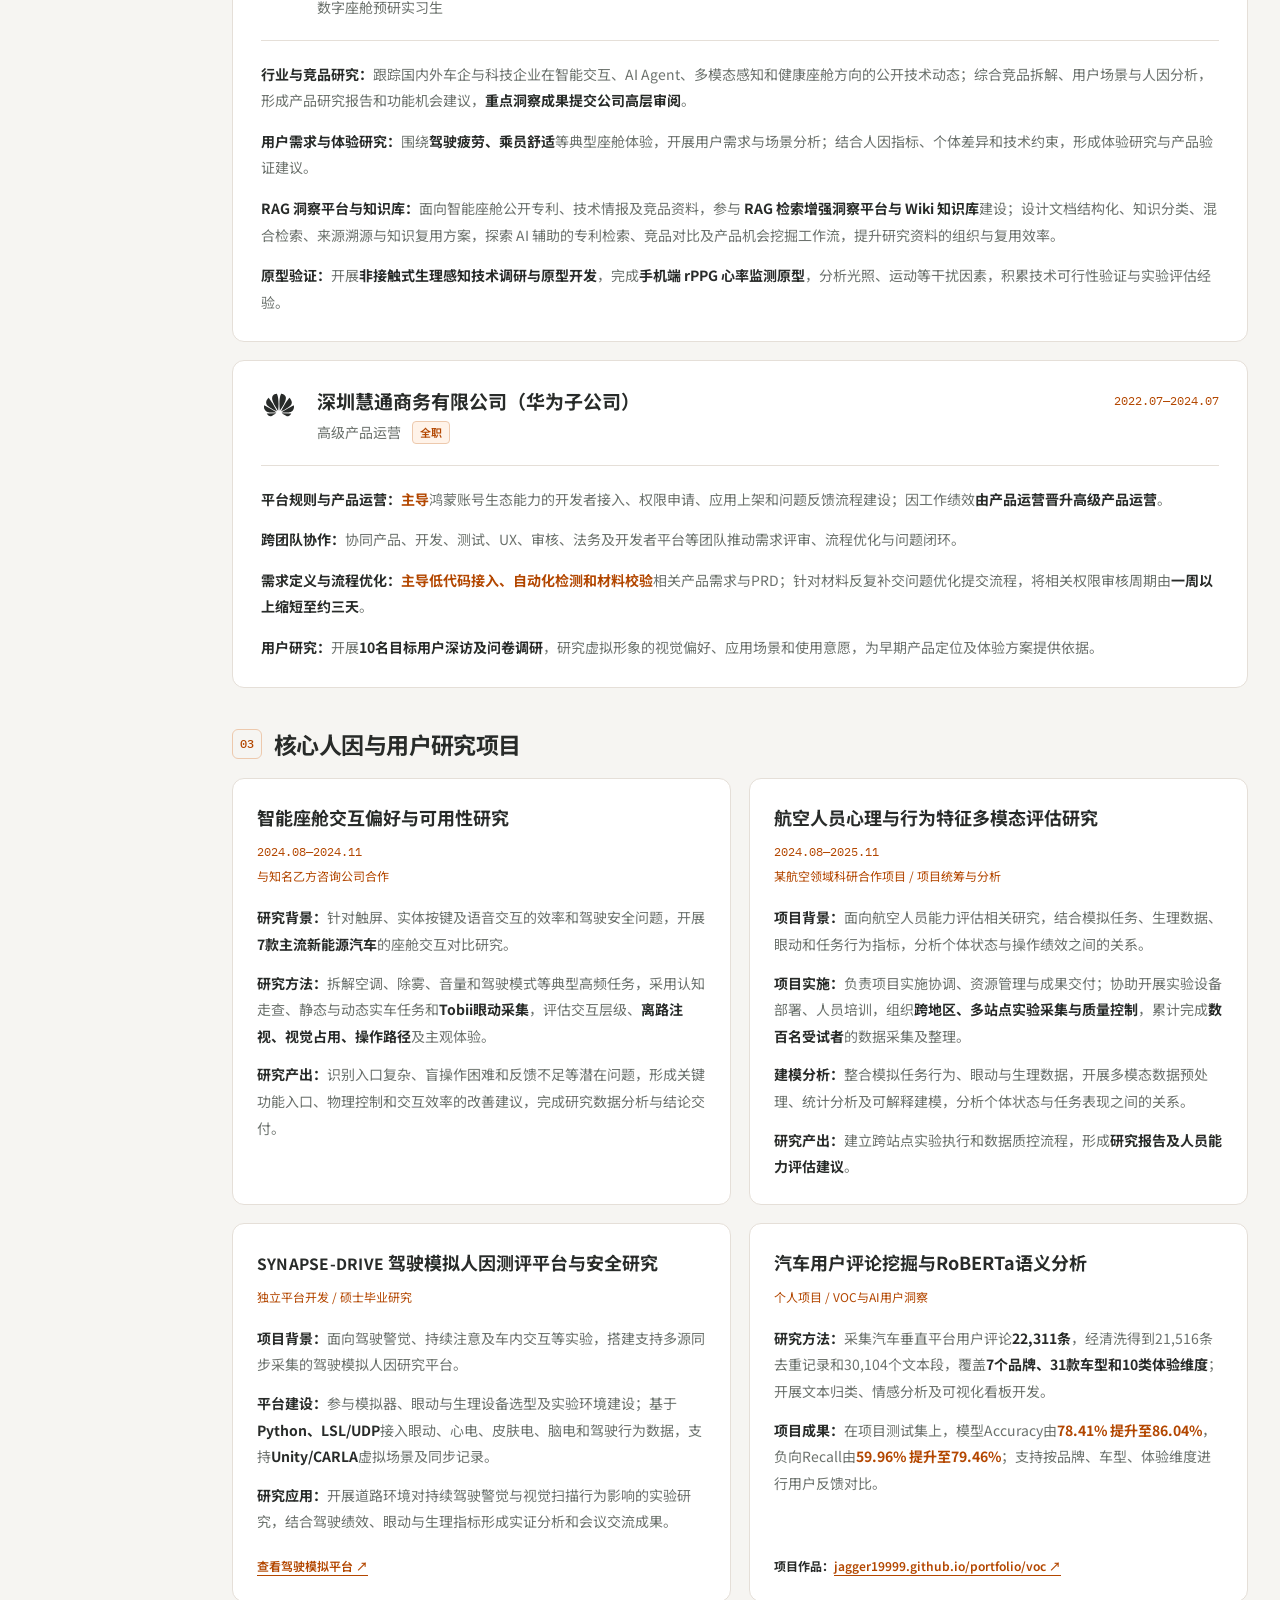
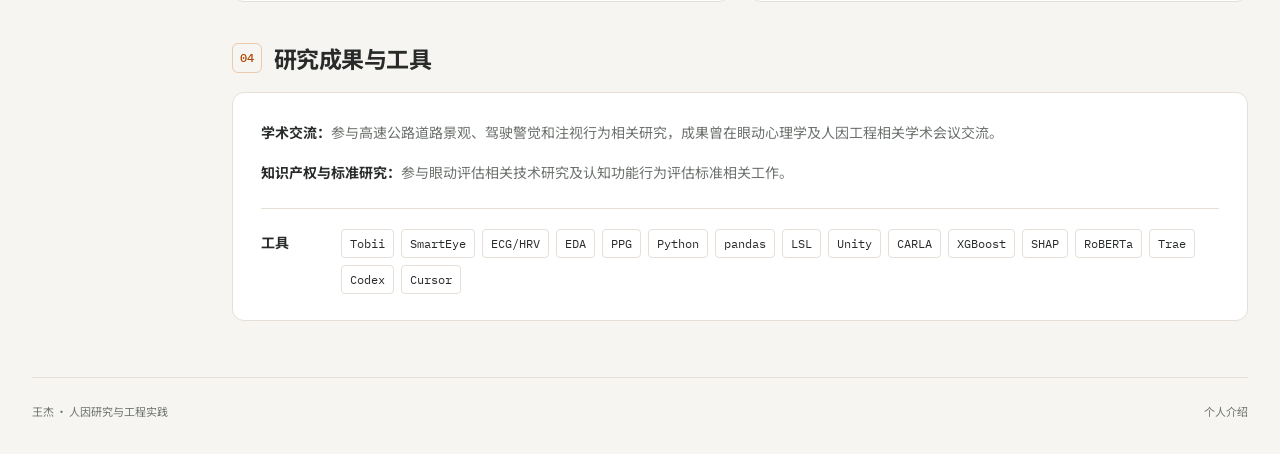
<file: intro/index.html>
<!DOCTYPE html>
<html lang="zh-CN">
<head>
<meta charset="utf-8"/>
<meta name="viewport" content="width=device-width, initial-scale=1.0"/>
<title>王杰｜个人介绍</title>
<meta name="description" content="王杰的教育、工作与实习经历，以及驾驶人因、智能座舱、用户研究和数据分析项目。"/>
<link rel="preconnect" href="https://fonts.googleapis.com"/>
<link rel="preconnect" href="https://fonts.gstatic.com" crossorigin=""/>
<link href="https://fonts.googleapis.com/css2?family=IBM+Plex+Mono:wght@400;500;600&amp;family=Noto+Sans+SC:wght@400;500;600;700;800;900&amp;display=swap" rel="stylesheet"/>
<link rel="stylesheet" href="../portfolio.css"/>
<link rel="stylesheet" href="./intro.css"/>
</head>
<body class="pf-page pf-intro">
<header class="pf-header"><div class="pf-header-inner"><a class="pf-brand" href="../index.html" aria-label="王杰作品集首页"><span class="pf-brand-mark" aria-hidden="true">WJ</span>王杰 · 作品集</a><nav class="pf-nav" aria-label="作品集导航"><a href="./index.html" aria-current="page">个人介绍</a><a href="../index.html">驾驶模拟平台</a><a href="../voc/index.html">大数据分析</a><a href="../eye-tracking/index.html">眼动评测平台</a></nav></div></header>
<main class="pf-main">
<div class="pf-identity">
<section class="pf-profile" aria-labelledby="profile-name">
  <div class="pf-profile-lead">
    <h2 class="pf-profile-name" id="profile-name">王杰</h2>
    <p class="pf-profile-role">求职意向：研三应届 · 人因与用户研究</p>
    <dl class="pf-contact"><div><dt>联系电话</dt><dd><a class="pf-mono" href="tel:13584012372">13584012372</a></dd></div><div><dt>电子邮箱</dt><dd><a href="mailto:242312036@njnu.edu.cn">242312036@njnu.edu.cn</a></dd></div></dl>
    <ul class="pf-skill-tags" aria-label="核心能力">
      <li>用户研究</li>
      <li>产品定义与洞察</li>
      <li>人因实验</li>
      <li>大数据分析</li>
    </ul>
  </div>
  <div class="pf-profile-copy">
    <p class="pf-profile-intro">热情抗压，热爱汽车，兼具<strong>人因实验、工程开发与数据分析</strong>能力，关注驾驶研究、用户洞察与界面交互评测。</p>
  </div>
  <div class="pf-background">
    <ul class="pf-experience">
      <li>
        <img class="pf-experience-logo pf-experience-logo-school" src="../opt/logos/njnu.png" alt="" width="256" height="256"/>
        <div>
          <p class="pf-experience-org">南京师范大学</p>
          <p class="pf-experience-role">应用心理学硕士（工程心理学）</p>
          <p class="pf-experience-time">2024.09 — 2027.06</p>
        </div>
      </li>
      <li>
        <img class="pf-experience-logo" src="../opt/logos/nio.svg" alt="" width="88" height="28"/>
        <div>
          <p class="pf-experience-org">蔚来汽车</p>
          <p class="pf-experience-role">数字座舱预研实习生</p>
          <p class="pf-experience-note">竞品洞察、人机环产品定义、生理感知 PoC</p>
          <p class="pf-experience-time">2026.05 — 至今</p>
        </div>
      </li>
      <li>
        <img class="pf-experience-logo" src="../opt/logos/huawei.svg" alt="" width="28" height="28"/>
        <div>
          <p class="pf-experience-org">华为</p>
          <p class="pf-experience-role">鸿蒙开放能力部 · 高级产品运营</p>
          <p class="pf-experience-note">鸿蒙生态（华为账号）、PRD、用户访谈</p>
          <p class="pf-experience-time">2022.07 — 2024.07</p>
        </div>
      </li>
    </ul>
  </div>
</section>
<section class="pf-directory" aria-labelledby="project-directory-title">
  <div class="pf-directory-heading"><h2 id="project-directory-title">项目目录</h2></div>
  <nav class="pf-projects" aria-label="三个项目">
    <a class="pf-project" data-project="driving" href="../index.html"><div class="pf-project-top"><h3>驾驶模拟平台</h3><span class="pf-project-arrow" aria-hidden="true">↗</span></div><p class="pf-project-scope">人因实验与工程开发</p><img class="pf-project-image" src="../opt/spatial-aoi.webp" width="1024" height="413" alt="驾驶模拟平台：驾驶场景与语义分割对照" decoding="async"/><div class="pf-project-details"><p><span class="pf-detail-label">环境</span><span><strong class="pf-key">Unity</strong> · <strong class="pf-key">HTC VIVE Pro Eye</strong></span></p><p><span class="pf-detail-label">采集</span><span><strong class="pf-key">眼动 / ECG 心电 / EDA 皮电 / 驾驶行为</strong></span></p><p><span class="pf-detail-label">模型</span><span><strong class="pf-key">SegFormer B2 · SAM 2.1</strong></span></p></div></a>
    <a class="pf-project" data-project="voc" href="../voc/index.html"><div class="pf-project-top"><h3>大数据分析</h3><span class="pf-project-arrow" aria-hidden="true">↗</span></div><p class="pf-project-scope">用户洞察与数据分析</p><img class="pf-project-image" src="../voc/assets/wordcloud-xiaomi.png" alt="大数据分析：小米车主口碑中的高频积极词云" width="620" height="302" decoding="async"/><div class="pf-project-details"><p><span class="pf-detail-label">模型</span><span><strong class="pf-key">RoBERTa</strong> 情绪识别 · <strong class="pf-key">K-Means</strong> 用户画像</span></p><p><span class="pf-detail-label">处理</span><span><strong class="pf-key">Jieba 分词</strong> · 词频与维度分析</span></p><p><span class="pf-detail-label">输出</span><span>词云 / 评分矩阵 / 产品改进建议</span></p></div></a>
    <a class="pf-project" data-project="eye" href="../eye-tracking/index.html"><div class="pf-project-top"><h3>眼动评测平台</h3><span class="pf-project-arrow" aria-hidden="true">↗</span></div><p class="pf-project-scope">界面交互与人因评测</p><img class="pf-project-image" src="../opt/su7-scanpath-card.webp" alt="眼动评测平台：小米 SU7 页面上的扫视路径示例" width="1635" height="894" decoding="async"/><div class="pf-project-details"><p><span class="pf-detail-label">设备</span><span><strong class="pf-key">便携式 Tobii 眼动仪</strong></span></p><p><span class="pf-detail-label">输出</span><span>热力图 / 扫视路径 / AOI 指标</span></p><p><span class="pf-detail-label">依据</span><span><strong class="pf-key pf-paper">Accident Analysis &amp; Prevention（AAP）</strong> 相关研究</span></p></div></a>
  </nav>
</section>
</div>

<div class="pf-project-view cv-resume" id="studies">
<header class="cv-introduction" aria-labelledby="intro-title">
  <h1 id="intro-title">个人介绍</h1>
  <p class="cv-summary">南京师范大学应用心理学硕士（2027届）｜求职方向：汽车用户研究 / 用户体验研究 / 人因工程 / 智能座舱产品研究。具备<strong>两年华为生态产品运营经历及蔚来汽车数字座舱预研实习经历</strong>，掌握需求分析、用户研究、实验设计、多模态行为测量、数据建模及快速原型验证。</p>
  <ul class="cv-capabilities" aria-label="核心能力"><li>用户研究</li><li>竞品分析</li><li>需求定义与PRD</li><li>驾驶人因与眼动</li><li>多模态数据分析</li><li>AI辅助原型开发</li></ul>
</header>
<div class="cv-layout">
  <nav class="cv-toc" aria-label="简历章节"><p>本页内容</p><a href="#cv-education"><span aria-hidden="true">01</span>教育经历</a><a href="#cv-career"><span aria-hidden="true">02</span>工作与实习</a><a href="#cv-projects"><span aria-hidden="true">03</span>研究项目</a><a href="#cv-results"><span aria-hidden="true">04</span>成果与工具</a></nav>
  <div class="cv-sections">
    <section class="cv-section" id="cv-education" aria-labelledby="cv-education-title">
      <div class="cv-section-heading"><span aria-hidden="true">01</span><h2 id="cv-education-title">教育经历</h2></div>
      <div class="cv-education-list">
        <article class="cv-education"><img src="../opt/logos/njnu.png" alt="" width="40" height="40" loading="lazy"/><div><div class="cv-entry-heading"><h3>南京师范大学（211）</h3><p class="cv-date">2024.09—2027.06</p></div><p class="cv-degree">应用心理学硕士（工程心理学）</p><p class="cv-statement"><strong>主修：</strong>工程心理学、人机交互与可用性工程、用户体验研究、实验设计与数据分析、大数据心理学。</p></div></article>
        <article class="cv-education"><img src="../opt/logos/njnu.png" alt="" width="40" height="40" loading="lazy"/><div><div class="cv-entry-heading"><h3>南京师范大学（211）</h3></div><p class="cv-degree">旅游管理学士</p></div></article>
      </div>
    </section>
    <section class="cv-section" id="cv-career" aria-labelledby="cv-career-title">
      <div class="cv-section-heading"><span aria-hidden="true">02</span><h2 id="cv-career-title">工作与实习经历</h2></div>
      <div class="cv-career-list">
        <article class="cv-work" id="cv-nio">
          <header class="cv-work-heading"><img src="../opt/logos/nio.svg" alt="" width="40" height="28" loading="lazy"/><div><h3>蔚来汽车</h3><p class="cv-role">数字座舱预研实习生</p></div><p class="cv-date">2026.05—至今</p></header>
          <div class="cv-copy">
            <p class="cv-statement"><strong>行业与竞品研究：</strong>跟踪国内外车企与科技企业在智能交互、AI Agent、多模态感知和健康座舱方向的公开技术动态；综合竞品拆解、用户场景与人因分析，形成产品研究报告和功能机会建议，<b>重点洞察成果提交公司高层审阅</b>。</p>
            <p class="cv-statement"><strong>用户需求与体验研究：</strong>围绕<b>驾驶疲劳、乘员舒适</b>等典型座舱体验，开展用户需求与场景分析；结合人因指标、个体差异和技术约束，形成体验研究与产品验证建议。</p>
            <p class="cv-statement"><strong>RAG 洞察平台与知识库：</strong>面向智能座舱公开专利、技术情报及竞品资料，参与 <b>RAG 检索增强洞察平台与 Wiki 知识库</b>建设；设计文档结构化、知识分类、混合检索、来源溯源与知识复用方案，探索 AI 辅助的专利检索、竞品对比及产品机会挖掘工作流，提升研究资料的组织与复用效率。</p>
            <p class="cv-statement"><strong>原型验证：</strong>开展<b>非接触式生理感知技术调研与原型开发</b>，完成<b>手机端 rPPG 心率监测原型</b>，分析光照、运动等干扰因素，积累技术可行性验证与实验评估经验。</p>
          </div>
        </article>
        <article class="cv-work cv-work-lead" id="cv-harmony">
          <header class="cv-work-heading"><img src="../opt/logos/huawei.svg" alt="" width="32" height="32" loading="lazy"/><div><h3>深圳慧通商务有限公司（华为子公司）</h3><p class="cv-role">高级产品运营 <span class="cv-employment">全职</span></p></div><p class="cv-date">2022.07—2024.07</p></header>
          <div class="cv-copy">
            <p class="cv-statement"><strong>平台规则与产品运营：</strong><b class="cv-lead">主导</b>鸿蒙账号生态能力的开发者接入、权限申请、应用上架和问题反馈流程建设；因工作绩效<b>由产品运营晋升高级产品运营</b>。</p>
            <p class="cv-statement"><strong>跨团队协作：</strong>协同产品、开发、测试、UX、审核、法务及开发者平台等团队推动需求评审、流程优化与问题闭环。</p>
            <p class="cv-statement"><strong>需求定义与流程优化：</strong><b class="cv-lead">主导低代码接入、自动化检测和材料校验</b>相关产品需求与PRD；针对材料反复补交问题优化提交流程，将相关权限审核周期由<b>一周以上缩短至约三天</b>。</p>
            <p class="cv-statement"><strong>用户研究：</strong>开展<b>10名目标用户深访及问卷调研</b>，研究虚拟形象的视觉偏好、应用场景和使用意愿，为早期产品定位及体验方案提供依据。</p>
          </div>
        </article>
      </div>
    </section>
    <section class="cv-section" id="cv-projects" aria-labelledby="cv-projects-title">
      <div class="cv-section-heading"><span aria-hidden="true">03</span><h2 id="cv-projects-title">核心人因与用户研究项目</h2></div>
      <div class="cv-project-list">
        <article class="cv-project">
          <header><h3>智能座舱交互偏好与可用性研究</h3><p class="cv-project-meta"><span class="cv-date">2024.08—2024.11</span><span>与知名乙方咨询公司合作</span></p></header>
          <div class="cv-copy">
            <p class="cv-statement"><strong>研究背景：</strong>针对触屏、实体按键及语音交互的效率和驾驶安全问题，开展<b>7款主流新能源汽车</b>的座舱交互对比研究。</p>
            <p class="cv-statement"><strong>研究方法：</strong>拆解空调、除雾、音量和驾驶模式等典型高频任务，采用认知走查、静态与动态实车任务和<b>Tobii眼动采集</b>，评估交互层级、<b>离路注视、视觉占用、操作路径</b>及主观体验。</p>
            <p class="cv-statement"><strong>研究产出：</strong>识别入口复杂、盲操作困难和反馈不足等潜在问题，形成关键功能入口、物理控制和交互效率的改善建议，完成研究数据分析与结论交付。</p>
          </div>
        </article>
        <article class="cv-project">
          <header><h3>航空人员心理与行为特征多模态评估研究</h3><p class="cv-project-meta"><span class="cv-date">2024.08—2025.11</span><span>某航空领域科研合作项目 / 项目统筹与分析</span></p></header>
          <div class="cv-copy">
            <p class="cv-statement"><strong>项目背景：</strong>面向航空人员能力评估相关研究，结合模拟任务、生理数据、眼动和任务行为指标，分析个体状态与操作绩效之间的关系。</p>
            <p class="cv-statement"><strong>项目实施：</strong>负责项目实施协调、资源管理与成果交付；协助开展实验设备部署、人员培训，组织<b>跨地区、多站点实验采集与质量控制</b>，累计完成<b>数百名受试者</b>的数据采集及整理。</p>
            <p class="cv-statement"><strong>建模分析：</strong>整合模拟任务行为、眼动与生理数据，开展多模态数据预处理、统计分析及可解释建模，分析个体状态与任务表现之间的关系。</p>
            <p class="cv-statement"><strong>研究产出：</strong>建立跨站点实验执行和数据质控流程，形成<b>研究报告及人员能力评估建议</b>。</p>
          </div>
        </article>
        <article class="cv-project">
          <header><h3><span class="cv-technical">SYNAPSE-DRIVE</span> 驾驶模拟人因测评平台与安全研究</h3><p class="cv-project-meta">独立平台开发 / 硕士毕业研究</p></header>
          <div class="cv-copy">
            <p class="cv-statement"><strong>项目背景：</strong>面向驾驶警觉、持续注意及车内交互等实验，搭建支持多源同步采集的驾驶模拟人因研究平台。</p>
            <p class="cv-statement"><strong>平台建设：</strong>参与模拟器、眼动与生理设备选型及实验环境建设；基于<b>Python、LSL/UDP</b>接入眼动、心电、皮肤电、脑电和驾驶行为数据，支持<b>Unity/CARLA</b>虚拟场景及同步记录。</p>
            <p class="cv-statement"><strong>研究应用：</strong>开展道路环境对持续驾驶警觉与视觉扫描行为影响的实验研究，结合驾驶绩效、眼动与生理指标形成实证分析和会议交流成果。</p>
          </div>
          <a class="cv-project-link" href="../index.html#overview">查看驾驶模拟平台 <span aria-hidden="true">↗</span></a>
        </article>
        <article class="cv-project">
          <header><h3>汽车用户评论挖掘与RoBERTa语义分析</h3><p class="cv-project-meta">个人项目 / VOC与AI用户洞察</p></header>
          <div class="cv-copy">
            <p class="cv-statement"><strong>研究方法：</strong>采集汽车垂直平台用户评论<b>22,311条</b>，经清洗得到21,516条去重记录和30,104个文本段，覆盖<b>7个品牌、31款车型和10类体验维度</b>；开展文本归类、情感分析及可视化看板开发。</p>
            <p class="cv-statement"><strong>项目成果：</strong>在项目测试集上，模型Accuracy由<span class="cv-metric">78.41% 提升至86.04%</span>，负向Recall由<span class="cv-metric">59.96% 提升至79.46%</span>；支持按品牌、车型、体验维度进行用户反馈对比。</p>
          </div>
          <p class="cv-project-work"><strong>项目作品：</strong><a href="../voc/index.html">jagger19999.github.io/portfolio/voc <span aria-hidden="true">↗</span></a></p>
        </article>
      </div>
    </section>
    <section class="cv-section" id="cv-results" aria-labelledby="cv-results-title">
      <div class="cv-section-heading"><span aria-hidden="true">04</span><h2 id="cv-results-title">研究成果与工具</h2></div>
      <div class="cv-results">
        <p class="cv-statement"><strong>学术交流：</strong>参与高速公路道路景观、驾驶警觉和注视行为相关研究，成果曾在眼动心理学及人因工程相关学术会议交流。</p>
        <p class="cv-statement"><strong>知识产权与标准研究：</strong>参与眼动评估相关技术研究及认知功能行为评估标准相关工作。</p>
        <div class="cv-tools"><h3>工具</h3><ul aria-label="研究与开发工具"><li>Tobii</li><li>SmartEye</li><li>ECG/HRV</li><li>EDA</li><li>PPG</li><li>Python</li><li>pandas</li><li>LSL</li><li>Unity</li><li>CARLA</li><li>XGBoost</li><li>SHAP</li><li>RoBERTa</li><li>Trae</li><li>Codex</li><li>Cursor</li></ul></div>
      </div>
    </section>
  </div>
</div>
</div>
</main>
<footer class="pf-footer"><span>王杰 · 人因研究与工程实践</span><span>个人介绍</span></footer>
</body>
</html>
</file>
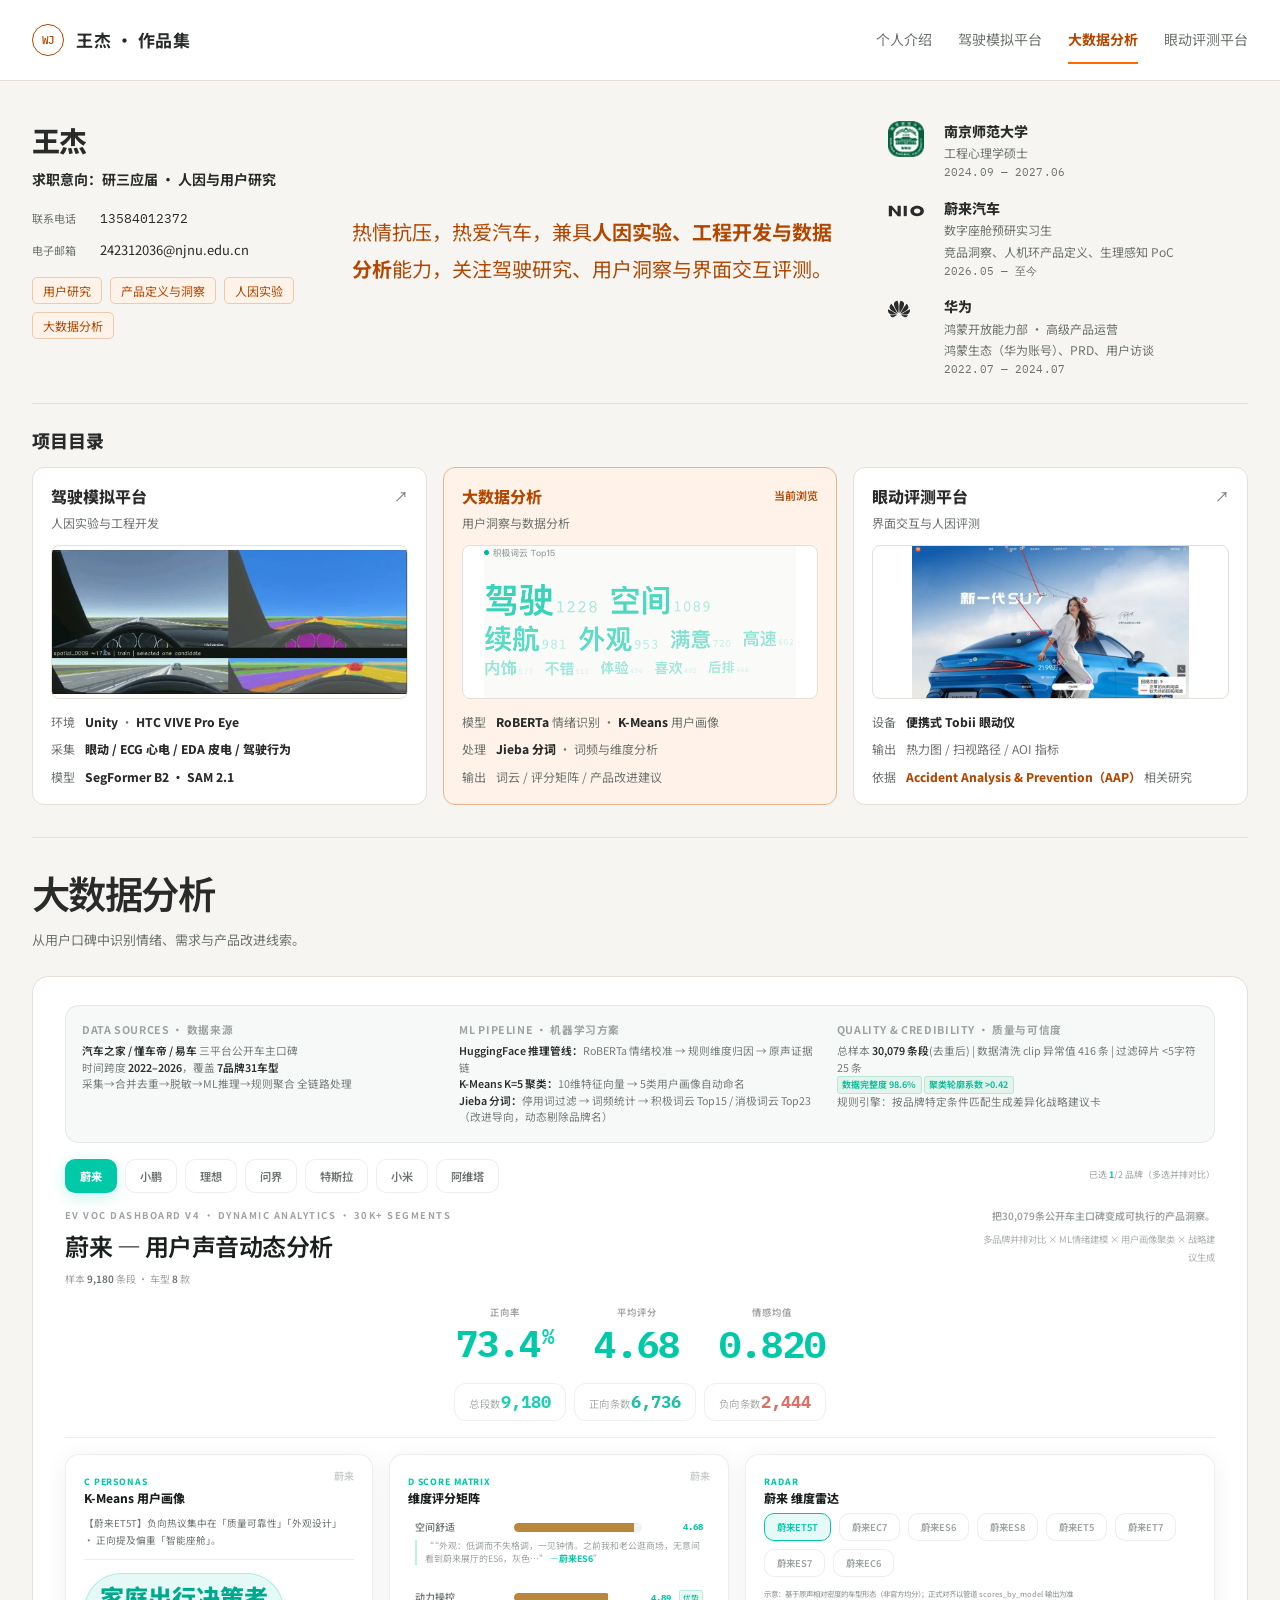
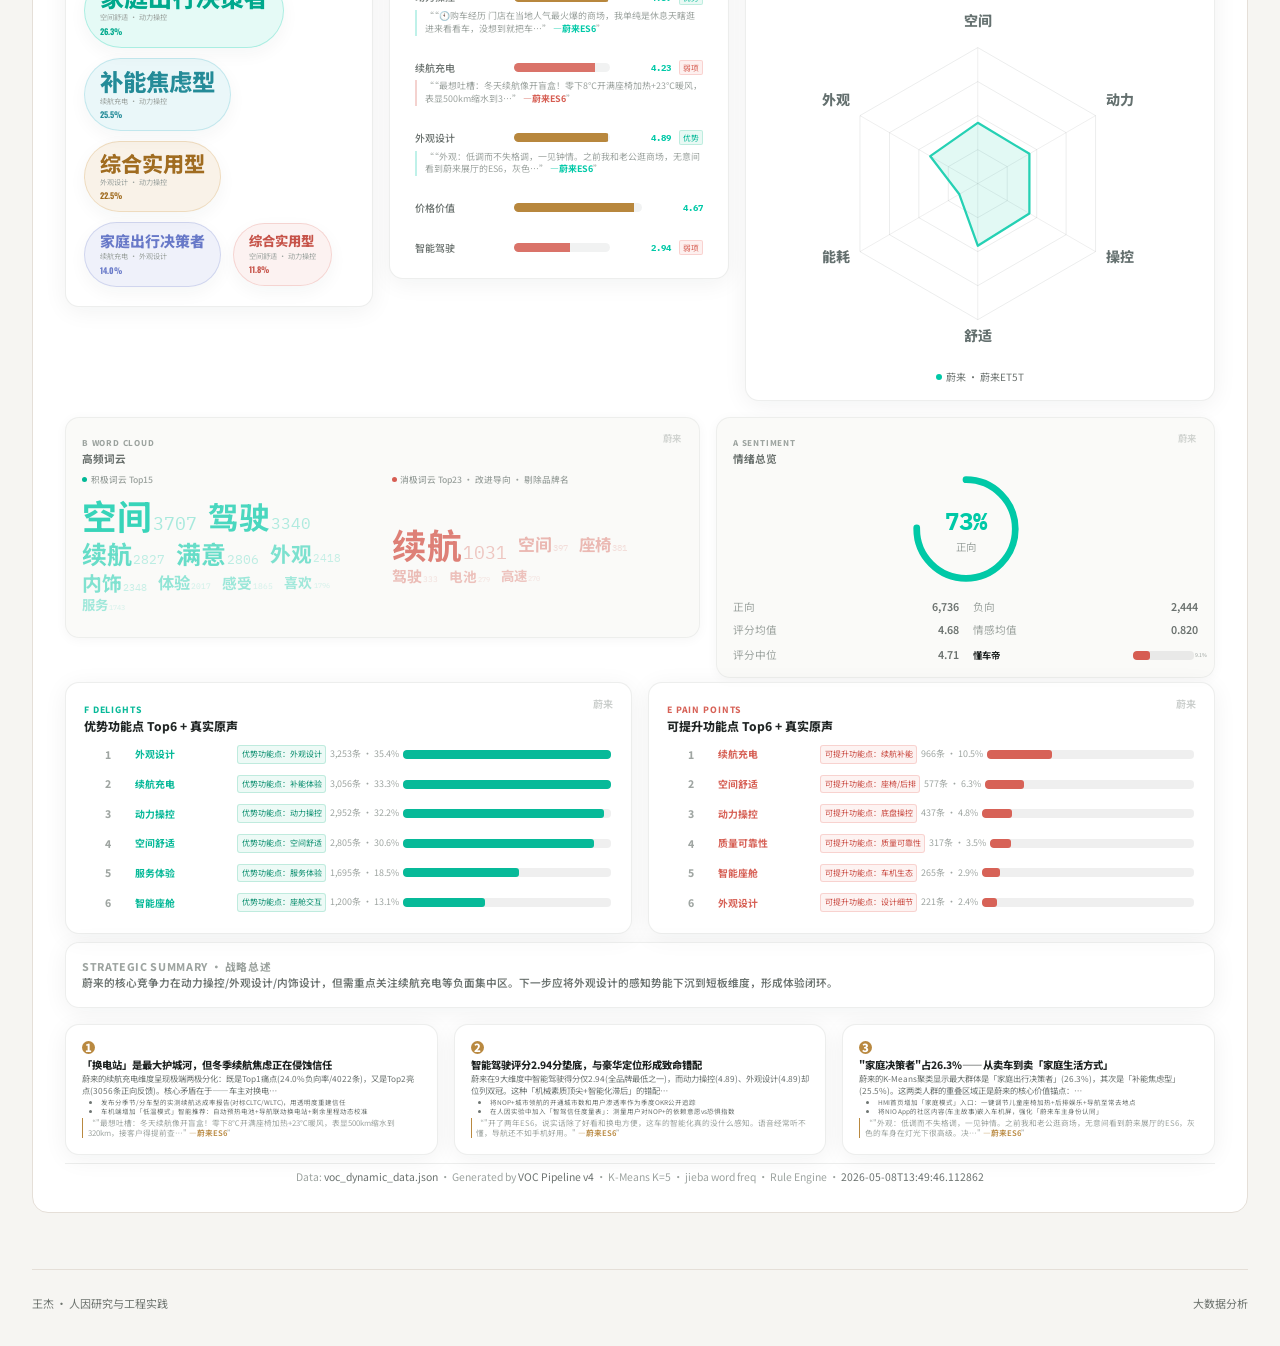
<file: voc/index.html>
<!DOCTYPE html>
<html lang="zh-CN">
<head>
<meta charset="utf-8"/>
<meta name="viewport" content="width=device-width,initial-scale=1"/>
<title>王杰｜新能源车VOC动态分析看板 v4</title>
<link rel="preconnect" href="https://fonts.googleapis.com"/>
<link rel="preconnect" href="https://fonts.gstatic.com" crossorigin/>
<link href="https://fonts.googleapis.com/css2?family=Noto+Sans+SC:wght@400;500;700;900&family=Oswald:wght@500;700&display=swap" rel="stylesheet"/>
<style>
:root{
  --bg:#fafaf8;--bg2:#f5f4f2;--bg3:rgba(19,37,36,.04);
  --text:#1a1f1e;--text2:#6b726f;--text3:#9ca39f;
  --accent:#00c9a7;--green:#00b896;--red:#d65d52;
  --blue:#4aaeb8;--orange:#b8873d;--purple:#7078c4;
  --border:rgba(29,37,36,.08);--card:#ffffff;
  --radius:14px;--glow:rgba(0,201,167,.1);
  --shadow-soft:0 4px 24px rgba(24,32,30,.06);
  --space-8:8px;--space-16:16px;--space-24:24px;
  /* brand colors */
  --bc-nio:#00c9a7;--bc-xp:#1e90ff;--bc-li:#ff6b35;
  --bc-aito:#c9a227;--bc-ts:#e31937;--bc-mi:#ff6900;
  --bc-avt:#a855f7;
}
*{box-sizing:border-box;margin:0;padding:0;}
html{background:var(--bg2);color:var(--text);}
body{font-family:"Noto Sans SC","PingFang SC","Microsoft YaHei",sans-serif;line-height:1.45;font-size:9pt;-webkit-font-smoothing:antialiased;print-color-adjust:exact;-webkit-print-color-adjust:exact;}

@page{size:A4;margin:0;}
.sheet{
  width:min(1180px,calc(100vw - 32px));min-height:auto;margin:18px auto;
  background:var(--bg);
  color:var(--text);
  overflow:visible;position:relative;
  box-shadow:var(--shadow-soft);
  padding:28px 32px;
}
@media print{
  html,body{background:#fff;}
  .sheet{margin:0;box-shadow:none;min-height:297mm;padding:5mm 8mm;}
  .dashboard-layout,.dashboard-row-primary,.dashboard-tertiary{gap:10px;}
  .kpi-metric-val{font-size:22pt;}
  .kpi-hero{gap:16px;}
}
h1,h2,h3,p,ul,li{margin:0;}strong,b{font-weight:700;color:var(--text);}

/* ═════ METHODOLOGY BAR (top) ═════ */
.method-bar{
  background:rgba(255,255,255,.72);
  border:1px solid var(--border);border-radius:var(--radius);
  padding:var(--space-16);margin-bottom:var(--space-16);display:flex;gap:var(--space-16);align-items:flex-start;
  box-shadow:var(--shadow-soft);
}
.method-col{flex:1;min-width:0;}
.method-col .mc-title{font-size:8pt;color:var(--text3);font-weight:700;letter-spacing:.06em;text-transform:uppercase;margin-bottom:6px;}
.method-col .mc-body{font-size:8pt;color:var(--text2);line-height:1.55;opacity:.92;}
.method-col .mc-body strong{color:var(--text);font-weight:600;}
.method-col .mc-tags{display:flex;flex-wrap:wrap;gap:.8mm;margin-top:.5mm;}
.mc-tag{font-size:7.8pt;background:rgba(82,186,200,.1);border:1px solid rgba(82,186,200,.22);color:var(--blue);padding:.3mm 1mm;border-radius:2px;white-space:nowrap;}
.cred-badge{display:inline-flex;align-items:center;gap:.5mm;font-size:6.7pt;color:var(--green);background:rgba(18,184,134,.08);border:1px solid rgba(18,184,134,.22);padding:.3mm 1.2mm;border-radius:3px;font-weight:700;}

/* ═══ BRAND TABS ═════ */
.brand-tabs{display:flex;gap:var(--space-8);margin-bottom:var(--space-16);align-items:center;flex-wrap:nowrap;}
.brand-tab{
  font-size:8.4pt;padding:8px 14px;border:1px solid var(--border);
  border-radius:10px;background:#fff;color:var(--text2);
  cursor:pointer;font-family:inherit;font-weight:600;transition:all .2s;
  white-space:nowrap;position:relative;flex-shrink:0;
}
.brand-tab:hover{border-color:rgba(0,184,169,.25);color:var(--text);background:#f7fbfb;}
.brand-tab.active{color:#fff;border-color:transparent;font-weight:800;box-shadow:0 4px 16px rgba(0,201,167,.22);}
.brand-tab[data-brand="蔚来"].active{background:var(--bc-nio);}
.brand-tab[data-brand="小鹏"].active{background:var(--bc-xp);}
.brand-tab[data-brand="理想"].active{background:var(--bc-li);}
.brand-tab[data-brand="问界"].active{background:var(--bc-aito);}
.brand-tab[data-brand="特斯拉"].active{background:var(--bc-ts);}
.brand-tab[data-brand="小米"].active{background:var(--bc-mi);}
.brand-tab[data-brand="阿维塔"].active{background:var(--bc-avt);}
.brand-hint{font-size:6.7pt;color:var(--text3);margin-left:auto;white-space:nowrap;}
.brand-hint strong{color:var(--accent);}

/* ═══ HERO ═════ */
.hero{display:flex;flex-direction:column;gap:var(--space-16);padding-bottom:var(--space-16);border-bottom:1px solid var(--border);margin-bottom:var(--space-16);}
.hero-top{display:flex;justify-content:space-between;align-items:flex-start;gap:var(--space-24);width:100%;}
.hero-left{flex:1;min-width:0;}
.eyebrow{font-size:7pt;letter-spacing:.16em;text-transform:uppercase;color:var(--text3);font-weight:700;margin-bottom:var(--space-8);}
.hero h1{font-size:14pt;font-weight:800;line-height:1.18;color:var(--text);letter-spacing:-.01em;}
.perception-mini{font-size:7.5pt;color:var(--text3);line-height:1.5;margin-top:var(--space-8);font-weight:400;max-width:52em;}
.kpi-strip{width:100%;display:flex;flex-direction:column;align-items:center;gap:var(--space-16);}
.kpi-hero{display:flex;justify-content:center;align-items:flex-end;flex-wrap:wrap;gap:var(--space-24) 32px;width:100%;padding:4px 0;}
.kpi-metric{text-align:center;min-width:100px;}
.kpi-metric-lab{display:block;font-size:7pt;color:var(--text3);text-transform:uppercase;letter-spacing:.12em;font-weight:600;margin-bottom:6px;}
.kpi-metric-val{display:block;font-family:"Oswald",sans-serif;font-size:28pt;font-weight:700;line-height:1;color:var(--bc-nio);letter-spacing:-.02em;}
.kpi-metric-val .kpi-unit{font-size:16pt;font-weight:600;vertical-align:super;margin-left:1px;opacity:.9;}
.kpi-row{display:flex;gap:var(--space-8);flex-wrap:wrap;justify-content:center;}
.kpi-row--secondary{opacity:.88;}
.kpi-chip{text-align:center;background:rgba(255,255,255,.85);border:1px solid var(--border);border-radius:12px;padding:8px 14px;min-width:0;box-shadow:none;}
.kpi-chip--sub .kc-label{font-size:6.5pt;color:var(--text3);}
.kpi-chip--sub .kc-val{font-family:"Oswald",sans-serif;font-size:11pt;font-weight:600;color:var(--text2);}
.kpi-chip--sub.kpi-chip--pos .kc-val{color:var(--green);}
.kpi-chip--sub.kpi-chip--neg .kc-val{color:var(--red);}
.kpi-chip .kc-label{font-size:7.8pt;color:var(--text3);text-transform:uppercase;letter-spacing:.05em;}
.kpi-chip .kc-val{font-family:"Oswald",sans-serif;font-size:13pt;font-weight:700;color:var(--accent);line-height:1.15;}
.kpi-chip--pos .kc-val{color:var(--green);}
.kpi-chip--neg .kc-val{color:var(--red);}
.hero-right{text-align:right;max-width:240px;flex-shrink:0;}
.hero-thesis strong{font-size:7.5pt;color:var(--text3);font-weight:600;display:block;margin-bottom:6px;line-height:1.45;}
.hero-thesis span{font-size:7pt;color:var(--text3);line-height:1.5;opacity:.85;}

/* ═══ DASHBOARD LAYOUT (single brand) ═════ */
.dashboard-layout{display:flex;flex-direction:column;gap:var(--space-16);width:100%;align-items:stretch;}
.dashboard-row-primary{display:grid;grid-template-columns:minmax(230px,.95fr) minmax(270px,1.05fr) minmax(360px,1.45fr);gap:var(--space-16);align-items:stretch;width:100%;}
.dashboard-row-primary .col-left,.dashboard-row-primary .col-mid,.dashboard-row-primary .col-right{display:flex;flex-direction:column;gap:var(--space-16);min-width:0;height:100%;}
.dashboard-row-primary .col-right.col-radar-grow{min-width:0;}
.dashboard-tertiary{display:flex;gap:var(--space-16);align-items:flex-start;width:100%;}
.dashboard-tertiary-wc{flex:1.12;min-width:0;display:flex;flex-direction:column;}
.dashboard-tertiary-sent{flex:0.88;min-width:0;display:flex;flex-direction:column;}

/* ═══ MAIN GRID — compare mode ═════ */
.main-grid{display:flex;gap:var(--space-16);align-items:flex-start;height:auto;}
.col-left{flex:1;display:flex;flex-direction:column;gap:var(--space-16);min-width:0;}
.col-mid{flex:1;display:flex;flex-direction:column;gap:var(--space-16);min-width:0;}
.col-right{flex:1;display:flex;flex-direction:column;gap:var(--space-16);min-width:0;}
.main-grid.compare-2 .col-left,.main-grid.compare-2 .col-right{flex:1;}

.section-head{margin-bottom:8px;flex-shrink:0;}
.section-head .tag{font-size:6.5pt;color:var(--accent);font-weight:800;letter-spacing:.1em;text-transform:uppercase;}
.section-head h2{font-size:9pt;font-weight:800;color:var(--text);line-height:1.25;margin-top:2px;}

.panel-card{background:var(--card);border:1px solid var(--border);border-radius:var(--radius);padding:var(--space-16) 18px;flex:0 1 auto;min-height:0;display:flex;flex-direction:column;overflow:hidden;position:relative;box-shadow:var(--shadow-soft);}
.panel-card .brand-label{position:absolute;top:14px;right:18px;font-size:7.5pt;color:var(--text3);font-weight:600;opacity:.55;}

.panel-card--tier3{background:rgba(250,250,248,.92);border-color:rgba(29,37,36,.06);box-shadow:0 2px 12px rgba(24,32,30,.04);padding:14px 16px;}
.panel-card--tier3 .section-head .tag{color:var(--text3);font-size:6pt;}
.panel-card--tier3 .section-head h2{font-size:8pt;font-weight:700;color:var(--text2);}
.panel-card--tier3 .brand-label{font-size:7pt;opacity:.45;}

/* ═══ Module A: Sentiment ═════ */
.sent-overview{display:flex;gap:2mm;align-items:center;}
.sent-ring-wrap{position:relative;width:30mm;height:30mm;flex-shrink:0;}
.sent-ring-text{position:absolute;top:50%;left:50%;transform:translate(-50%,-50%);text-align:center;}
.sent-ring-pct{font-family:"Oswald",sans-serif;font-size:13pt;font-weight:700;color:var(--accent);}
.sent-ring-lbl{font-size:7.8pt;color:var(--text3);}
.sent-stats{flex:1;min-width:0;display:flex;flex-direction:column;gap:.6mm;}
.ss-row{display:flex;justify-content:space-between;align-items:center;font-size:8.6pt;}
.ss-key{color:var(--text3);}
.ss-val{font-weight:600;color:var(--text);}
.ss-val.pos{color:var(--green);}
.ss-val.neg{color:var(--red);}
.platform-bars{display:flex;gap:2mm;margin-top:.5mm;}
.pb-item{display:flex;align-items:center;gap:.5mm;font-size:7.8pt;}
.pb-name{color:var(--text3);white-space:nowrap;}
.pb-track{width:16mm;height:4px;background:rgba(29,37,36,.08);border-radius:3px;overflow:hidden;}
.pb-fill{height:100%;border-radius:2px;transition:width .4s ease;}
.pb-fill.pf-neg{background:var(--red);}

/* ═══ Module B: Word Clouds ═════ */
.wc-split{display:flex;gap:18px;align-items:stretch;min-height:150px;}
.wc-half{flex:1;display:flex;flex-direction:column;min-width:0;}
.wc-label{font-size:7pt;color:var(--text2);font-weight:600;margin-bottom:.5mm;display:flex;align-items:center;gap:1mm;flex-shrink:0;}
.wc-label .dot{width:5px;height:5px;border-radius:50%;display:inline-block;flex-shrink:0;}
.wc-label .dot.pos{background:var(--green);}
.wc-label .dot.neg{background:var(--red);}
.word-cloud{display:flex;flex-wrap:wrap;gap:5px 11px;align-items:center;line-height:1.08;flex:1;align-content:center;}
.w-word{font-weight:700;white-space:nowrap;cursor:default;transition:opacity .2s;}
.w-word:hover{opacity:1!important;}
.w-word.pos{color:var(--green);}
.w-word.neg{color:var(--red);}
.w-word .wf{font-size:52%;font-weight:400;opacity:.5;margin-left:.3mm;font-family:"Oswald",sans-serif;}

/* ═══ Module C: Personas (Cloud Style - Grid) ═════ */
.model-persona-lens{font-size:7.2pt;color:var(--text2);line-height:1.78;margin-bottom:10px;padding:2px 0 10px;border-bottom:1px solid rgba(29,37,36,.08);}
.persona-bars{display:flex;flex-wrap:wrap;gap:10px 12px;flex:1;padding:3px 0;align-content:center;align-items:center;}
.persona-cloud-item{position:relative;cursor:pointer;border-radius:999px;padding:10px 15px;transition:all .2s ease;display:inline-flex;flex-direction:column;min-width:auto;max-width:100%;flex:0 1 auto;background:rgba(255,255,255,.9);border:1px solid var(--border);box-shadow:0 6px 18px rgba(30,56,56,.045);}
.persona-cloud-item:hover{transform:translateY(-1px);box-shadow:0 10px 24px rgba(30,56,56,.09);border-color:rgba(0,201,167,.28);}
.pc-main{font-weight:800;white-space:nowrap;line-height:1.08;overflow:hidden;text-overflow:ellipsis;}
.pc-tags{display:flex;flex-wrap:wrap;gap:.4mm;margin-top:.5mm;}
.pc-tag{font-size:5.4pt;padding:0;background:transparent;color:var(--text3);white-space:nowrap;max-width:100%;overflow:hidden;text-overflow:ellipsis;}
.pc-pct{font-size:6.2pt;font-weight:700;font-family:"Oswald",sans-serif;margin-top:2px;}
.pb-row{display:flex;align-items:center;gap:1mm;}
.persona-quote-row{position:relative;cursor:default;}
.pb-name{font-size:7pt;color:var(--text);font-weight:650;width:42mm;white-space:nowrap;overflow:hidden;text-overflow:ellipsis;flex-shrink:0;line-height:1.62;}
.pb-track{flex:1;height:9px;background:rgba(29,37,36,.075);border-radius:4px;overflow:hidden;position:relative;}
.pb-fill{height:100%;border-radius:3px;transition:width .5s ease;}
.pb-pct{font-size:7.8pt;color:var(--text2);width:20mm;text-align:right;flex-shrink:0;font-family:"Oswald",sans-serif;}

/* ═══ Module D: Score Matrix ═════ */
.score-rows{display:flex;flex-direction:column;gap:12px;flex:1;justify-content:space-evenly;}
.sr-item{position:relative;cursor:default;border-radius:10px;padding:6px 7px;transition:background .15s ease;}
.sr-item:hover{background:#f5fbfa;}
.sr-row{display:flex;align-items:center;gap:8px;position:relative;cursor:default;}
.sr-dim{font-size:7.5pt;color:var(--text2);width:24mm;white-space:nowrap;overflow:hidden;text-overflow:ellipsis;flex-shrink:0;line-height:1.58;font-weight:500;}
.sr-track{flex:1;height:9px;background:rgba(29,37,36,.06);border-radius:6px;overflow:hidden;position:relative;}
.sr-fill{height:100%;border-radius:3px 0 0 3px;transition:width .5s ease;background:var(--orange);}
.sr-fill.weak{background:var(--red);opacity:.85;}
.sr-val{font-size:7pt;font-weight:700;color:var(--accent);width:14mm;text-align:right;flex-shrink:0;font-family:"Oswald",sans-serif;}
.sr-tag{font-size:5.8pt;padding:.2mm .8mm;border-radius:2px;white-space:nowrap;flex-shrink:0;}
.sr-tag.str{background:rgba(18,184,134,.09);color:var(--green);border:1px solid rgba(18,184,134,.2);}
.sr-tag.wk{background:rgba(230,93,79,.09);color:var(--red);border:1px solid rgba(230,93,79,.2);}
.sr-inline-quote{display:block;margin-top:5px;padding-left:8px;border-left:2px solid rgba(0,201,167,.25);font-size:6.7pt;line-height:1.42;color:var(--text3);font-style:normal;white-space:normal;}
.sr-inline-quote.neg{border-left-color:rgba(214,93,82,.28);}
.sr-inline-quote .rq-model{font-weight:700;color:var(--accent);font-style:normal;}
.sr-inline-quote.neg .rq-model{color:var(--red);}

/* ═══ Radar Chart ═════ */
.panel-card.panel-radar{flex:0 1 auto;}
.radar-hint{font-size:5.6pt;color:var(--text3);line-height:1.42;margin:.4mm 0 .6mm;min-height:2.8mm;font-weight:500;}
.radar-area{flex:1;min-height:360px;display:flex;align-items:center;justify-content:center;position:relative;}
.radar-area svg{width:100%;height:100%;min-height:320px;max-height:none;max-width:100%;}
.radar-legend{display:flex;flex-wrap:wrap;gap:var(--space-16);justify-content:center;margin-top:var(--space-8);}
.rl-item{display:flex;align-items:center;gap:4px;font-size:7.5pt;color:var(--text2);}
.rl-dot{width:6px;height:6px;border-radius:3px;flex-shrink:0;}
.model-pills{display:flex;flex-wrap:wrap;gap:var(--space-8);margin-bottom:10px;}
.mp-btn{font-size:7pt;padding:6px 12px;border:1px solid var(--border);border-radius:10px;background:#fff;color:var(--text3);cursor:pointer;font-family:inherit;font-weight:600;transition:all .2s;white-space:nowrap;}
.mp-btn:hover{border-color:var(--accent);color:var(--text);}
.mp-btn.active{background:rgba(0,201,167,.1);border-color:var(--accent);color:var(--accent);}

/* ═══ Pain / Delight Rows ═════ */
.pain-delight-grid{display:flex;gap:var(--space-16);align-items:flex-start;height:auto;margin-top:4px;opacity:.97;}
.pd-panel{flex:1;display:flex;flex-direction:column;min-width:0;}
.pd-list{display:flex;flex-direction:column;gap:1.45mm;flex:0 1 auto;overflow:hidden;justify-content:flex-start;padding:.3mm 0 .7mm;}
.pd-item{display:flex;align-items:center;gap:1mm;cursor:pointer;position:relative;transition:background .15s;padding:.5mm .45mm;min-height:6.4mm;}
.pd-item:hover{background:#f5fbfa;border-radius:5px;}
.pd-rank{font-size:7.8pt;font-weight:800;color:var(--text3);width:12mm;text-align:center;flex-shrink:0;}
.pd-dim{font-size:7.4pt;font-weight:700;width:26mm;white-space:nowrap;overflow:hidden;text-overflow:ellipsis;flex-shrink:0;line-height:1.45;}
.pd-dim.pain-c{color:var(--red);}
.pd-dim.delight-c{color:var(--green);}
.pd-meta{font-size:6.7pt;color:var(--text3);flex-shrink:0;white-space:nowrap;}
.feature-chip{font-size:6pt;line-height:1.55;color:var(--text2);background:#f7f8f7;border:1px solid rgba(29,37,36,.08);padding:.55mm 1mm;border-radius:3px;white-space:nowrap;flex-shrink:0;}
.feature-chip.pain{color:#c9473e;border-color:rgba(230,93,79,.22);background:rgba(230,93,79,.075);}
.feature-chip.delight{color:#078d6d;border-color:rgba(18,184,134,.22);background:rgba(18,184,134,.075);}
.pd-track{flex:1;height:9px;background:rgba(29,37,36,.07);border-radius:4px;overflow:hidden;position:relative;}
.pd-fill{height:100%;border-radius:3px;transition:width .4s ease;}
.pd-fill.pain-f{background:var(--red);}
.pd-fill.delight-f{background:var(--green);}

/* Tooltip for quotes */
.quote-tip{
  position:fixed;z-index:9999;display:none;
  background:rgba(255,255,255,.98);border:1px solid rgba(29,37,36,.14);
  border-radius:5px;padding:2mm 2.5mm;max-width:180mm;
  box-shadow:0 12px 34px rgba(30,56,56,.18),0 0 0 1px rgba(0,184,169,.06);
  font-size:8.6pt;color:var(--text2);line-height:1.58;
  pointer-events:none;
}
.quote-tip.visible{display:block;}
.qt-header{font-size:7.4pt;font-weight:800;color:var(--accent);margin-bottom:1mm;border-bottom:1px solid rgba(29,37,36,.08);padding-bottom:1mm;}
.qt-subhdr{font-size:7.1pt;font-weight:700;color:var(--text3);margin:.8mm 0 .4mm;}
.qt-quote{margin-bottom:1.2mm;padding-left:1.5mm;border-left:1.5px solid var(--orange);}
.qt-quote.qt-neg{border-left-color:var(--red);}
.qt-quote.qt-pos{border-left-color:var(--green);}
.qt-quote:last-child{margin-bottom:0;}
.qt-source{font-size:7.8pt;color:var(--text3);font-style:normal;margin-left:.5mm;}

/* ═══ Recommendations ═════ */
.rec-section{margin-top:var(--space-8);height:auto;overflow:visible;opacity:.98;}
.rec-overview{
  background:rgba(255,255,255,.5);
  border:1px solid var(--border);border-radius:var(--radius);
  padding:var(--space-16);margin-bottom:var(--space-16);
  box-shadow:var(--shadow-soft);
}
.rec-overview .ro-label{font-size:8pt;color:var(--text3);font-weight:800;letter-spacing:.06em;text-transform:uppercase;}
.rec-overview .ro-text{font-size:8pt;color:var(--text2);font-weight:600;line-height:1.5;}
.rec-grid{display:grid;grid-template-columns:repeat(3,1fr);gap:var(--space-16);}
.rec-card{background:var(--card);border:1px solid var(--border);border-radius:var(--radius);padding:var(--space-16);display:flex;flex-direction:column;box-shadow:var(--shadow-soft);}
.rec-num{width:13px;height:13px;border-radius:50%;background:var(--orange);color:#fff;font-size:8.4pt;font-weight:900;display:inline-flex;align-items:center;justify-content:center;margin-bottom:1mm;flex-shrink:0;}
.rec-card h3{font-size:7.7pt;font-weight:800;color:var(--text);margin-bottom:.5mm;line-height:1.3;}
.rec-card p{font-size:6.2pt;color:var(--text2);line-height:1.43;margin-bottom:.6mm;flex:0;}
.rec-quote{font-size:5.8pt;color:var(--text3);font-style:normal;display:block;border-left:1.5px solid var(--orange);padding-left:1.2mm;line-height:1.28;margin-top:.6mm;}
.rec-quote .rq-model{color:var(--orange);font-weight:600;font-style:normal;}
.rec-quote--neg{border-left-color:var(--red);}
.rec-quote--neg .rq-model{color:var(--red);}
.rec-quote--pos{border-left-color:var(--green);}
.rec-quote--pos .rq-model{color:var(--green);}
.matrix-voices-list{display:flex;flex-direction:column;gap:1.2mm;}
.mv-voice{cursor:default;padding:.15mm 0;border-radius:4px;}
.mv-voice-line{font-size:6.5pt;color:var(--text3);font-weight:600;line-height:1.35;}
.mv-voice .rec-quote{margin-top:.35mm;}

.panel-card--tier3 .wc-label{font-size:6.5pt;color:var(--text3);font-weight:500;}
.panel-card--tier3 .w-word.pos{color:rgba(0,201,167,.78);}
.panel-card--tier3 .w-word.neg{color:rgba(214,93,82,.78);}
.panel-card--tier3 .w-word .wf{opacity:.42;}
.panel-card--tier3 .sent-overview{flex-direction:column;align-items:stretch;gap:14px;}
.panel-card--tier3 .sent-ring-wrap{width:112px;height:112px;align-self:center;}
.panel-card--tier3 .sent-ring-pct{font-size:18pt;color:var(--accent);}
.panel-card--tier3 .sent-stats{display:grid;grid-template-columns:repeat(2,minmax(0,1fr));gap:8px 14px;width:100%;}
.panel-card--tier3 .sent-stats .ss-row{font-size:8pt;}
.panel-card--tier3 .ss-key{color:var(--text3);}
.panel-card--tier3 .ss-val{color:var(--text2);}

/* ═══ Footer ═════ */
.footer{margin-top:2mm;text-align:center;font-size:7.8pt;color:var(--text3);padding-top:1.5mm;border-top:1px solid rgba(29,37,36,.08);}
.footer span{color:var(--text2);}

/* Empty state */
.empty-state{display:flex;align-items:center;justify-content:center;min-height:14mm;color:var(--text3);font-size:8.4pt;}

/* compare mode label */
.compare-label{font-size:6.3pt;color:var(--text3);font-weight:800;text-align:center;margin-bottom:var(--space-8);letter-spacing:.06em;}

@media (max-width: 980px){
  .sheet{width:100%;margin:0;padding:22px 22px;}
  .dashboard-row-primary{grid-template-columns:1fr 1fr;}
  .dashboard-row-primary .col-right{grid-column:1 / -1;}
  .dashboard-tertiary{flex-direction:column;}
  .dashboard-tertiary-wc,.dashboard-tertiary-sent{width:100%;flex:auto;}
  .radar-area{min-height:300px;}
}
@media (max-width: 680px){
  .sheet{padding:18px 14px;}
  .method-bar,.hero-top,.pain-delight-grid,.rec-grid{display:flex;flex-direction:column;}
  .brand-tabs{overflow-x:auto;padding-bottom:4px;}
  .dashboard-row-primary{grid-template-columns:1fr;}
  .main-grid{flex-direction:column;}
  .wc-split{flex-direction:column;}
  .kpi-hero{justify-content:flex-start;}
  .kpi-strip{align-items:stretch;}
}
.portfolio-bar{
  width:min(1180px,calc(100vw - 32px));
  margin:14px auto 0;
  display:flex;align-items:center;justify-content:space-between;gap:12px;
  font-size:8pt;color:var(--text3);
}
.portfolio-bar a{
  color:var(--text2);text-decoration:none;font-weight:700;
  border:1px solid var(--border);background:#fff;border-radius:999px;
  padding:6px 12px;transition:all .2s;
}
.portfolio-bar a:hover{color:var(--accent);border-color:rgba(0,201,167,.28);}
@media print{.portfolio-bar{display:none;}}
</style>
<link rel="stylesheet" href="https://fonts.googleapis.com/css2?family=IBM+Plex+Mono:wght@400;500;600&amp;family=Noto+Sans+SC:wght@400;500;600;700;800;900&amp;display=swap"/>
<link rel="stylesheet" href="../portfolio.css"/>
</head>
<body class="pf-page pf-voc">
<header class="pf-header"><div class="pf-header-inner"><a class="pf-brand" href="../index.html" aria-label="王杰作品集首页"><span class="pf-brand-mark" aria-hidden="true">WJ</span>王杰 · 作品集</a><nav class="pf-nav" aria-label="作品集导航"><a href="../intro/index.html">个人介绍</a><a href="../index.html">驾驶模拟平台</a><a href="../voc/index.html" aria-current="page">大数据分析</a><a href="../eye-tracking/index.html">眼动评测平台</a></nav></div></header>
<main class="pf-main">
<div class="pf-identity">
<section class="pf-profile" aria-labelledby="profile-name">
  <div class="pf-profile-lead">
    <h2 class="pf-profile-name" id="profile-name">王杰</h2>
    <p class="pf-profile-role">求职意向：研三应届 · 人因与用户研究</p>
    <dl class="pf-contact"><div><dt>联系电话</dt><dd><a class="pf-mono" href="tel:13584012372">13584012372</a></dd></div><div><dt>电子邮箱</dt><dd><a href="mailto:242312036@njnu.edu.cn">242312036@njnu.edu.cn</a></dd></div></dl>
    <ul class="pf-skill-tags" aria-label="核心能力">
      <li>用户研究</li>
      <li>产品定义与洞察</li>
      <li>人因实验</li>
      <li>大数据分析</li>
    </ul>
  </div>
  <div class="pf-profile-copy">
    <p class="pf-profile-intro">热情抗压，热爱汽车，兼具<strong>人因实验、工程开发与数据分析</strong>能力，关注驾驶研究、用户洞察与界面交互评测。</p>
  </div>
  <div class="pf-background">
    <ul class="pf-experience">
      <li>
        <img class="pf-experience-logo pf-experience-logo-school" src="../opt/logos/njnu.png" alt="" width="256" height="256"/>
        <div>
          <p class="pf-experience-org">南京师范大学</p>
          <p class="pf-experience-role">工程心理学硕士</p>
          <p class="pf-experience-time">2024.09 — 2027.06</p>
        </div>
      </li>
      <li>
        <img class="pf-experience-logo" src="../opt/logos/nio.svg" alt="" width="88" height="28"/>
        <div>
          <p class="pf-experience-org">蔚来汽车</p>
          <p class="pf-experience-role">数字座舱预研实习生</p>
          <p class="pf-experience-note">竞品洞察、人机环产品定义、生理感知 PoC</p>
          <p class="pf-experience-time">2026.05 — 至今</p>
        </div>
      </li>
      <li>
        <img class="pf-experience-logo" src="../opt/logos/huawei.svg" alt="" width="28" height="28"/>
        <div>
          <p class="pf-experience-org">华为</p>
          <p class="pf-experience-role">鸿蒙开放能力部 · 高级产品运营</p>
          <p class="pf-experience-note">鸿蒙生态（华为账号）、PRD、用户访谈</p>
          <p class="pf-experience-time">2022.07 — 2024.07</p>
        </div>
      </li>
    </ul>
  </div>
</section>
<section class="pf-directory" aria-labelledby="project-directory-title">
  <div class="pf-directory-heading"><h2 id="project-directory-title">项目目录</h2></div>
  <nav class="pf-projects" aria-label="三个项目">
    <a class="pf-project" data-project="driving" href="../index.html"><div class="pf-project-top"><h3>驾驶模拟平台</h3><span class="pf-project-arrow" aria-hidden="true">↗</span></div><p class="pf-project-scope">人因实验与工程开发</p><img class="pf-project-image" src="../opt/spatial-aoi.webp" width="1024" height="413" alt="驾驶模拟平台：驾驶场景与语义分割对照" decoding="async"/><div class="pf-project-details"><p><span class="pf-detail-label">环境</span><span><strong class="pf-key">Unity</strong> · <strong class="pf-key">HTC VIVE Pro Eye</strong></span></p><p><span class="pf-detail-label">采集</span><span><strong class="pf-key">眼动 / ECG 心电 / EDA 皮电 / 驾驶行为</strong></span></p><p><span class="pf-detail-label">模型</span><span><strong class="pf-key">SegFormer B2 · SAM 2.1</strong></span></p></div></a>
    <a class="pf-project" data-project="voc" aria-current="page" href="#project-content"><div class="pf-project-top"><h3>大数据分析</h3><span class="pf-project-state">当前浏览</span></div><p class="pf-project-scope">用户洞察与数据分析</p><img class="pf-project-image" src="../voc/assets/wordcloud-xiaomi.png" alt="大数据分析：小米车主口碑中的高频积极词云" width="620" height="302" decoding="async"/><div class="pf-project-details"><p><span class="pf-detail-label">模型</span><span><strong class="pf-key">RoBERTa</strong> 情绪识别 · <strong class="pf-key">K-Means</strong> 用户画像</span></p><p><span class="pf-detail-label">处理</span><span><strong class="pf-key">Jieba 分词</strong> · 词频与维度分析</span></p><p><span class="pf-detail-label">输出</span><span>词云 / 评分矩阵 / 产品改进建议</span></p></div></a>
    <a class="pf-project" data-project="eye" href="../eye-tracking/index.html"><div class="pf-project-top"><h3>眼动评测平台</h3><span class="pf-project-arrow" aria-hidden="true">↗</span></div><p class="pf-project-scope">界面交互与人因评测</p><img class="pf-project-image" src="../opt/su7-scanpath-card.webp" alt="眼动评测平台：小米 SU7 页面上的扫视路径示例" width="1635" height="894" decoding="async"/><div class="pf-project-details"><p><span class="pf-detail-label">设备</span><span><strong class="pf-key">便携式 Tobii 眼动仪</strong></span></p><p><span class="pf-detail-label">输出</span><span>热力图 / 扫视路径 / AOI 指标</span></p><p><span class="pf-detail-label">依据</span><span><strong class="pf-key pf-paper">Accident Analysis &amp; Prevention（AAP）</strong> 相关研究</span></p></div></a>
  </nav>
</section>
</div>

<section class="pf-project-view" id="project-content" aria-labelledby="voc-project-title">
<div class="pf-project-heading"><h1 id="voc-project-title">大数据分析</h1><p>从用户口碑中识别情绪、需求与产品改进线索。</p></div>
<div class="sheet" aria-label="新能源车VOC动态分析看板 v4">

<!-- ═════ METHODOLOGY BAR ═════ -->
<section class="method-bar" id="methodBar">
<div class="method-col">
<div class="mc-title">Data Sources · 数据来源</div>
<div class="mc-body">
<strong>汽车之家 / 懂车帝 / 易车</strong> 三平台公开车主口碑<br/>
时间跨度 <strong>2022–2026</strong>，覆盖 <strong>7品牌31车型</strong><br/>
采集→合并去重→脱敏→ML推理→规则聚合 全链路处理
</div>
</div>
<div class="method-col">
<div class="mc-title">ML Pipeline · 机器学习方案</div>
<div class="mc-body">
<strong>HuggingFace 推理管线：</strong>RoBERTa 情绪校准 → 规则维度归因 → 原声证据链<br/>
<strong>K-Means K=5 聚类：</strong>10维特征向量 → 5类用户画像自动命名<br/>
<strong>Jieba 分词：</strong>停用词过滤 → 词频统计 → 积极词云 Top15 / 消极词云 Top23（改进导向，动态剔除品牌名）
</div>
</div>
<div class="method-col">
<div class="mc-title">Quality & Credibility · 质量与可信度</div>
<div class="mc-body">
总样本 <strong>30,079 条段</strong>(去重后) | 数据清洗 clip 异常值 416 条 | 过滤碎片 &lt;5字符 25 条<br/>
<span class="cred-badge">数据完整度 98.6%</span>
<span class="cred-badge">聚类轮廓系数 &gt;0.42</span>
<br/>
规则引擎：按品牌特定条件匹配生成差异化战略建议卡
</div>
</div>
</section>

<!-- ═════ BRAND TABS (multi-select) ═════ -->
<section class="brand-tabs" id="brandTabs"></section>

<!-- ═════ HERO + KPI ═════ -->
<section class="hero" id="heroSection">
<div class="hero-top">
<div class="hero-left">
<p class="eyebrow">EV VOC Dashboard v4 · Dynamic Analytics · 30K+ Segments</p>
<h2 id="heroTitle">新能源车用户声音 动态分析看板</h2>
<div class="perception-mini" id="perceptionMini"></div>
</div>
<div class="hero-right hero-thesis">
<strong>把30,079条公开车主口碑变成可执行的产品洞察。</strong>
<span>多品牌并排对比 × ML情绪建模 × 用户画像聚类 × 战略建议生成</span>
</div>
</div>
<div class="kpi-strip" id="kpiRow"></div>
</section>

<!-- ═════ MAIN GRID (dynamic columns) ═════ -->
<section class="dashboard-layout single" id="mainGrid">

<!-- Column will be dynamically populated by JS -->

</section>

<!-- ═════ PAIN + DELIGHT ROW ═════ -->
<section class="pain-delight-grid" id="painDelightGrid"></section>

<!-- ═════ RECOMMENDATIONS ═════ -->
<section class="rec-section" id="recSection">
<div class="rec-overview">
<div class="ro-label">Strategic Summary · 战略总述</div>
<div class="ro-text" id="recOverviewText"></div>
</div>
<div class="rec-grid" id="recGrid"></div>
</section>

<!-- ═════ FOOTER ═════ -->
<footer class="footer">
Data: <span>voc_dynamic_data.json</span> · Generated by <span>VOC Pipeline v4</span> · 
K-Means K=5 · jieba word freq · Rule Engine · <span id="footerTimestamp"></span>
</footer>

</div>
</section>
</main>
<footer class="pf-footer"><span>王杰 · 人因研究与工程实践</span><span>大数据分析</span></footer>

<script>
// ============================================================
//  DATA LOADER
// ============================================================
let VOC_DATA = null;
let selectedBrands = [];
/** 选中车型（按键为品牌中文名）；供画像、矩阵原声过滤与雷达 Pill 共用 */
let selectedModelByBrand = {};

const QT_MAX_LEN = 200;

const BRAND_COLORS = {
  '蔚来':'#00c9a7','小鹏':'#1e90ff','理想':'#ff6b35',
  '问界':'#c9a227','特斯拉':'#e31937','小米':'#ff6900','阿维塔':'#a855f7'
};

const BRAND_ORDER = ['蔚来','小鹏','理想','问界','特斯拉','小米','阿维塔'];

const WORD_NOISE = new Set([
  '...','…','就是','有点','还是','感觉','比较','可以','没有','真的','非常','这个','那个',
  '一个','现在','目前','来说','时候','一下','方面','不是','但是','因为','所以','如果',
  '而且','不过','觉得','已经','车子','汽车','电车','油车','试驾','提车','蔚来','小鹏',
  '理想','问界','特斯拉','小米','阿维塔','华为'
]);

const FEATURE_LABELS = {
  '续航充电': {pain:'可提升功能点：续航补能', delight:'优势功能点：补能体验'},
  '智能座舱': {pain:'可提升功能点：车机生态', delight:'优势功能点：座舱交互'},
  '空间舒适': {pain:'可提升功能点：座椅/后排', delight:'优势功能点：空间舒适'},
  '智能驾驶': {pain:'可提升功能点：智驾稳定性', delight:'优势功能点：辅助驾驶'},
  '服务体验': {pain:'可提升功能点：服务交付', delight:'优势功能点：服务体验'},
  '质量可靠性': {pain:'可提升功能点：质量可靠性', delight:'优势功能点：可靠口碑'},
  '价格价值': {pain:'可提升功能点：价值权益', delight:'优势功能点：价格价值'},
  '动力操控': {pain:'可提升功能点：底盘操控', delight:'优势功能点：动力操控'},
  '外观设计': {pain:'可提升功能点：设计细节', delight:'优势功能点：外观设计'},
  '家庭场景': {pain:'可提升功能点：家庭场景', delight:'优势功能点：家庭体验'}
};

function filterKeywords(words, limit){
  return (words || []).filter(function(w){
    var text = String(w[0] || '').trim();
    if(!text || text.length <= 1) return false;
    if(WORD_NOISE.has(text)) return false;
    return !/^[\s.。！？!?,，、；;:：\-—_]+$/.test(text);
  }).slice(0, limit || 15);
}

/** 消极词云：排除当前品牌名、扩大条数，仍按频序取前 N */
function filterKeywordsNeg(words, brandKey, limit){
  var lim = limit || 23;
  var brand = String(brandKey || '').trim();
  return (words || []).filter(function(w){
    var text = String(w[0] || '').trim();
    if(!text || text.length <= 1) return false;
    if(WORD_NOISE.has(text)) return false;
    if(brand && text === brand) return false;
    return !/^[\s.。！？!?,，、；;:：\-—_]+$/.test(text);
  }).slice(0, lim);
}

function quoteModelMatches(qModel, selModel){
  var q = String(qModel || '').trim();
  var s = String(selModel || '').trim();
  if(!q || !s) return false;
  return q === s || q.indexOf(s) >= 0 || s.indexOf(q) >= 0;
}

/** 若无 JSON 手写 personas_by_model，则按该机型的痛点/亮点原声自动聚合一侧摘要 */
function buildAutoModelPersonaLens(bd, model){
  var dimPain = {};
  var dimJoy = {};
  var spotlight = [];
  (bd.pain_points || []).forEach(function(p){
    (p.quotes || []).forEach(function(q){
      if(!quoteModelMatches(q.model, model)) return;
      dimPain[p.dimension] = (dimPain[p.dimension] || 0) + 1;
      if(spotlight.length < 12) spotlight.push({ text: q.text, model: q.model, rating: q.rating });
    });
  });
  (bd.delights || []).forEach(function(d){
    (d.quotes || []).forEach(function(q){
      if(!quoteModelMatches(q.model, model)) return;
      dimJoy[d.dimension] = (dimJoy[d.dimension] || 0) + 1;
      if(spotlight.length < 18) spotlight.push({ text: q.text, model: q.model, rating: q.rating });
    });
  });
  function topDims(obj, n){
    return Object.keys(obj).sort(function(a, b){ return (obj[b] || 0) - (obj[a] || 0); }).slice(0, n);
  }
  var tp = topDims(dimPain, 2);
  var td = topDims(dimJoy, 2);
  var parts = [];
  if(tp.length) parts.push('负向热议集中在「' + tp.join('」「') + '」');
  if(td.length) parts.push('正向提及偏重「' + td.join('」「') + '」');
  if(!parts.length) parts.push('该车型在原声抽取中可作为侧写的结构化样本较少，柱状图为品牌整体 K-Means 画像');
  return {
    summary: '【' + model + '】' + parts.join(' · ') + '。',
    rows: null,
    spotlightQuotes: spotlight.slice(0, 5),
    auto: true
  };
}

function ensureAutoPersonas(bd){
  if(!bd) return;
  if(!bd.personas_by_model || typeof bd.personas_by_model !== 'object') bd.personas_by_model = {};
  (bd.models || []).forEach(function(m){
    var cur = bd.personas_by_model[m];
    if(cur && cur.auto !== true) return;
    bd.personas_by_model[m] = buildAutoModelPersonaLens(bd, m);
  });
}

function hydrateAllBrandLens(){
  if(!VOC_DATA || !VOC_DATA.brands) return;
  Object.keys(VOC_DATA.brands).forEach(function(name){
    ensureAutoPersonas(VOC_DATA.brands[name]);
  });
}



function collectQuotesForDimensionMatrix(bd, dimName){
  var filterModel = selectedModelByBrand[bd.key];
  var neg = [];
  (bd.pain_points || []).forEach(function(pp){
    if(pp.dimension !== dimName) return;
    (pp.quotes || []).forEach(function(q){
      if(filterModel && !quoteModelMatches(q.model, filterModel)) return;
      neg.push(q);
    });
  });
  if(filterModel && neg.length === 0){
    neg = [];
    (bd.pain_points || []).forEach(function(pp){
      if(pp.dimension !== dimName) return;
      (pp.quotes || []).forEach(function(q){ neg.push(q); });
    });
  }
  var pos = [];
  (bd.delights || []).forEach(function(dd){
    if(dd.dimension !== dimName) return;
    (dd.quotes || []).forEach(function(q){
      if(filterModel && !quoteModelMatches(q.model, filterModel)) return;
      pos.push(q);
    });
  });
  if(filterModel && pos.length === 0){
    pos = [];
    (bd.delights || []).forEach(function(dd){
      if(dd.dimension !== dimName) return;
      (dd.quotes || []).forEach(function(q){ pos.push(q); });
    });
  }
  return { neg: neg, pos: pos };
}

// fetch data
// Data inlined for file:// compatibility
// Data inlined for file:// compatibility — v5 differentiated recs
VOC_DATA ={
  "_meta": {
    "generated_at": "2026-05-08T13:49:46.112862",
    "source_files": [
      "hf_ml_phase2_results.json",
      "analysis_results.json"
    ],
    "total_segments": 30079,
    "brands": 7,
    "clustering_method": "K-Means K=5 (sklearn)",
    "keyword_method": "jieba word frequency (stopword-filtered)",
    "recommendation_engine": "rule-based (per-brand condition matching)"
  },
  "brands": {
    "蔚来": {
      "sentiment": {
        "total_segments": 9180,
        "positive_count": 6736,
        "negative_count": 2444,
        "positive_rate": 73.4,
        "sentiment_avg": 0.8195,
        "rating_avg": 4.679,
        "rating_median": 4.71,
        "neg_rate_by_platform": {
          "懂车帝": 9.1,
          "汽车之家": 42.2,
          "易车": 2.1
        }
      },
      "keywords": {
        "pos_words": [
          [
            "蔚来",
            7838
          ],
          [
            "空间",
            3707
          ],
          [
            "驾驶",
            3340
          ],
          [
            "续航",
            2827
          ],
          [
            "满意",
            2806
          ],
          [
            "外观",
            2418
          ],
          [
            "内饰",
            2348
          ],
          [
            "体验",
            2017
          ],
          [
            "电车",
            1966
          ],
          [
            "感受",
            1865
          ],
          [
            "喜欢",
            1796
          ],
          [
            "服务",
            1743
          ]
        ],
        "neg_words": [
          [
            "续航",
            1031
          ],
          [
            "蔚来",
            586
          ],
          [
            "空间",
            397
          ],
          [
            "座椅",
            381
          ],
          [
            "驾驶",
            333
          ],
          [
            "电池",
            279
          ],
          [
            "高速",
            270
          ]
        ]
      },
      "personas": [
        {
          "cluster_id": 2,
          "size": 2410,
          "pct_of_brand": 26.3,
          "neg_rate": 4.5,
          "avg_rating": 4.36,
          "top_dimensions": [
            "空间舒适",
            "动力操控",
            "续航充电"
          ],
          "persona_name": "家庭出行决策者",
          "persona_desc": "详细描述家人使用场景，关注空间、安全、儿童座椅等家庭维度，评价篇幅较长",
          "sample_quotes": [
            "外观：低调而不失格调，一见钟情。之前我和老公逛商场，无意间看到蔚来展厅的ES6，灰色的车身在灯光下很高级，低调中透着一股子酷劲儿。决定买车后第一时间也是去试驾了ES6。外观我们选择了灰色，因为耐脏，适合我们这对不爱折腾的夫妻。 内饰与舒适性：精致有温度，我们的移动小家！坐进车内，到处是软软的皮质和细",
            "最近一直有在关注新能源车， 周围也有很多朋友推荐蔚来， 毕竟自己的车子也快到八年了，再加上是外牌，进市区还是非常的不方便， 对于我这种急性子来说，拍牌又太慢了，所以买新能源车是最快能拿到上海大牌的方式。在朋友推荐的门店直接去试驾了， 带着全家人一起感受新能源都速度。 【销售态度】 销售非常热情，推荐"
          ]
        },
        {
          "cluster_id": 4,
          "size": 2338,
          "pct_of_brand": 25.5,
          "neg_rate": 75.6,
          "avg_rating": 4.78,
          "top_dimensions": [
            "续航充电",
            "动力操控",
            "质量可靠性"
          ],
          "persona_name": "补能焦虑型",
          "persona_desc": "大量讨论续航真实性、充电便利性、冬季掉电等补能痛点，负面评价集中于此维度",
          "sample_quotes": [
            "外观外观是真的帅啊，咋看都好看补能补能方面的体验真的是非常NICE。11月份去上海出差，从合肥到上海全程都可以...",
            "一直换电一直爽，端午节去了趟大同自驾游，只花了十块钱电费。蔚来的各类专员都很专业，对我的问题能及时回答，不..."
          ]
        },
        {
          "cluster_id": 0,
          "size": 2062,
          "pct_of_brand": 22.5,
          "neg_rate": 0.0,
          "avg_rating": 4.79,
          "top_dimensions": [
            "外观设计",
            "动力操控",
            "服务体验"
          ],
          "persona_name": "综合实用型",
          "persona_desc": "多维度均衡关注用户，评价分布均匀，代表该品牌最广泛的主流车主群体",
          "sample_quotes": [
            "服务体验特别好，车型外观内饰很漂亮，语音交互很智能。氛围灯，当时试驾的时候是晚上，就是被这个内饰和氛围灯给...",
            "95后宝妈开车🚗上班每一天全程三环自动驾驶辅助我儿子说都是nomi开车的哈全程很放心！开蔚来ES6的驾驶感受主要..."
          ]
        },
        {
          "cluster_id": 1,
          "size": 1288,
          "pct_of_brand": 14.0,
          "neg_rate": 4.7,
          "avg_rating": 4.32,
          "top_dimensions": [
            "续航充电",
            "外观设计",
            "动力操控"
          ],
          "persona_name": "家庭出行决策者",
          "persona_desc": "详细描述家人使用场景，关注空间、安全、儿童座椅等家庭维度，评价篇幅较长",
          "sample_quotes": [
            "🕙购车经历 门店在当地人气最火爆的商场，我单纯是休息天瞎逛进来看看车，没想到就把车子定下来了。诸暨有牛屋!这是最让人惊喜的，而且比世贸的那家牛屋还要大。展厅里基本所有款车型都摆放了，对比会比较方便；此处安利我的销售顾问，很专业，女孩子有些专业术语不是很懂嘛，他就会用比较通俗易懂的语言解答你的疑惑；很",
            "终于提到了心心念念的爱车 ES8！ 从一开始和老公逛街 看到蔚来 就喜欢上了ES8的外观造型，本来家里油车想再开几年换的，试驾完真的让我很难再回去开我那台小油车，操控真的很舒服，虽然我不太懂车😅但和旧车对比 区别还是很明显的 ，毕竟加速是真的快（安全驾驶哦），再有就是之前一直考虑电车 但小区属于老小"
          ]
        },
        {
          "cluster_id": 3,
          "size": 1082,
          "pct_of_brand": 11.8,
          "neg_rate": 46.9,
          "avg_rating": 4.75,
          "top_dimensions": [
            "空间舒适",
            "动力操控",
            "外观设计"
          ],
          "persona_name": "综合实用型",
          "persona_desc": "多维度均衡关注用户，评价分布均匀，代表该品牌最广泛的主流车主群体",
          "sample_quotes": [
            "后备箱大，能放下儿童推车、儿童玩具、露营设备，后排空间宽敞，老公一米八六身高坐后面表示很舒适。很适合喜欢轿...",
            "小七提车3天，不论从外观内饰，还是到驾乘感受都非常优越！用“丝滑”两字来形容真的太贴切了！副驾驶的女王座椅，..."
          ]
        }
      ],
      "scores": {
        "dimensions": [
          {
            "name": "空间舒适",
            "score": 4.68,
            "volume": 3382,
            "pos_pct": 82.9
          },
          {
            "name": "动力操控",
            "score": 4.89,
            "volume": 3389,
            "pos_pct": 87.1
          },
          {
            "name": "操控性",
            "score": 4.65,
            "volume": 0,
            "pos_pct": null
          },
          {
            "name": "舒适性",
            "score": 4.63,
            "volume": 0,
            "pos_pct": null
          },
          {
            "name": "续航充电",
            "score": 4.23,
            "volume": 4022,
            "pos_pct": 76.0
          },
          {
            "name": "外观设计",
            "score": 4.89,
            "volume": 3474,
            "pos_pct": 93.6
          },
          {
            "name": "内饰设计",
            "score": 4.79,
            "volume": 0,
            "pos_pct": null
          },
          {
            "name": "价格价值",
            "score": 4.67,
            "volume": 1292,
            "pos_pct": 87.0
          },
          {
            "name": "智能驾驶",
            "score": 2.94,
            "volume": 1034,
            "pos_pct": 84.1
          }
        ],
        "strengths": [
          "动力操控",
          "外观设计",
          "内饰设计"
        ],
        "weaknesses": [
          "续航充电",
          "智能驾驶"
        ]
      },
      "pain_points": [
        {
          "dimension": "续航充电",
          "priority_rank": 1,
          "negative_count": 966,
          "total_mentions": 4022,
          "negative_rate": 24.0,
          "quotes": [
            {
              "text": "最想吐槽：冬天续航像开盲盒！零下8℃开满座椅加热+23℃暖风，表显500km缩水到320km，接客户得提前查换电站。车机导...",
              "model": "蔚来ES6",
              "rating": 4.86
            },
            {
              "text": "1、续航。续航确实不怎么样，电耗挺大的，特斯拉才15度电百公里，我的平均下来就19，20百公里。2、座椅。我个人觉得座...",
              "model": "蔚来EC6",
              "rating": 4.88
            },
            {
              "text": "续航偏低、后摄像头雨天挂水360全车影像模糊、冬天开热空调内外循环逻辑错误，脚步漏冷风、座椅包裹性差，开两个...",
              "model": "蔚来ES8",
              "rating": 4.38
            }
          ]
        },
        {
          "dimension": "空间舒适",
          "priority_rank": 2,
          "negative_count": 577,
          "total_mentions": 3382,
          "negative_rate": 17.1,
          "quotes": [
            {
              "text": "最想吐槽：冬天续航像开盲盒！零下8℃开满座椅加热+23℃暖风，表显500km缩水到320km，接客户得提前查换电站。车机导...",
              "model": "蔚来ES6",
              "rating": 4.86
            },
            {
              "text": "1、续航。续航确实不怎么样，电耗挺大的，特斯拉才15度电百公里，我的平均下来就19，20百公里。2、座椅。我个人觉得座...",
              "model": "蔚来EC6",
              "rating": 4.88
            },
            {
              "text": "续航偏低、后摄像头雨天挂水360全车影像模糊、冬天开热空调内外循环逻辑错误，脚步漏冷风、座椅包裹性差，开两个...",
              "model": "蔚来ES8",
              "rating": 4.38
            }
          ]
        },
        {
          "dimension": "动力操控",
          "priority_rank": 3,
          "negative_count": 437,
          "total_mentions": 3389,
          "negative_rate": 12.9,
          "quotes": [
            {
              "text": "租车开了2天，开之前以为应该跟特斯拉差不多，结果还不如比亚迪，某个单细胞生物还说什么超过BBA，简直就是笑话。 底盘很垃圾，滤振效果很差，路面的细微震动甚至会传到方向盘和踏板。车机就是智障，反应慢的要死，还经常没反应，导航系统也是个笑话。信号就租了2天，还是老老实实开我的BBA吧",
              "model": "蔚来ET5T",
              "rating": 3.0
            },
            {
              "text": "1.异响刹车异响，尤其是红绿灯停下来，松开刹车的时候，这声音真的很low。方向盘异响，泊车时候打方向，会听到方向...",
              "model": "蔚来EC6",
              "rating": 5.0
            },
            {
              "text": "外观：两年前无意中在我小县城第一次看到蔚来的车，惊艳到了，当时还不知道什么牌子，后来了解是个国产新品，还不便宜的那种，当时脑子里确实掠过谁花这么多钱买这玩意儿的想法。。。 内饰：前排内饰感觉还过得去吧，最不满意是座椅造型，从后面看真奇怪，还没有储物口袋 续航：比较拉垮，算是我妥协的地方了，预算有限，",
              "model": "蔚来ES6",
              "rating": 3.93
            }
          ]
        },
        {
          "dimension": "质量可靠性",
          "priority_rank": 4,
          "negative_count": 317,
          "total_mentions": 1454,
          "negative_rate": 21.8,
          "quotes": [
            {
              "text": "之前开的特斯拉毛豆三的进口四驱版，19年买的，体验差极了。落地快50的车，内饰做工极其差，后备箱漏水各种异响，...",
              "model": "蔚来EC6",
              "rating": 5.0
            },
            {
              "text": "【最不满意】 提车半个月了，因为颜值，换电，服务选择了蔚来，提车后几天内饰就开始异响，车子一移动就开始响，整个车就像拖拉机，门板响，座椅响，方向盘响，音乐都压不住的那种，不明白为啥10万的车子都能做好的东西，30万的车都做不好，不知道蔚来把钱花哪了。 包括蔚来一直吹捧的服务也不那么尽人意，交付过程全",
              "model": "蔚来ET5T",
              "rating": 2.93
            },
            {
              "text": "音响的音质极差，完全没有办法入耳，作为一个被小BO惯坏的人，蔚来的音响完全可以用破锣来形容。而且作为一个新...",
              "model": "蔚来ET5T",
              "rating": 4.86
            }
          ]
        },
        {
          "dimension": "智能座舱",
          "priority_rank": 5,
          "negative_count": 265,
          "total_mentions": 1465,
          "negative_rate": 18.1,
          "quotes": [
            {
              "text": "租车开了2天，开之前以为应该跟特斯拉差不多，结果还不如比亚迪，某个单细胞生物还说什么超过BBA，简直就是笑话。 底盘很垃圾，滤振效果很差，路面的细微震动甚至会传到方向盘和踏板。车机就是智障，反应慢的要死，还经常没反应，导航系统也是个笑话。信号就租了2天，还是老老实实开我的BBA吧",
              "model": "蔚来ET5T",
              "rating": 3.0
            },
            {
              "text": "最想吐槽：冬天续航像开盲盒！零下8℃开满座椅加热+23℃暖风，表显500km缩水到320km，接客户得提前查换电站。车机导...",
              "model": "蔚来ES6",
              "rating": 4.86
            },
            {
              "text": "23个扬声器居然没头枕音响，导航声音和音乐会有冲突，导航播报就会降低音乐声音，体验就会不佳，这点对于蔚来这...",
              "model": "蔚来ES6",
              "rating": 4.86
            }
          ]
        },
        {
          "dimension": "外观设计",
          "priority_rank": 6,
          "negative_count": 221,
          "total_mentions": 3474,
          "negative_rate": 6.4,
          "quotes": [
            {
              "text": "【最不满意】 提车半个月了，因为颜值，换电，服务选择了蔚来，提车后几天内饰就开始异响，车子一移动就开始响，整个车就像拖拉机，门板响，座椅响，方向盘响，音乐都压不住的那种，不明白为啥10万的车子都能做好的东西，30万的车都做不好，不知道蔚来把钱花哪了。 包括蔚来一直吹捧的服务也不那么尽人意，交付过程全",
              "model": "蔚来ET5T",
              "rating": 2.93
            },
            {
              "text": "1.异响刹车异响，尤其是红绿灯停下来，松开刹车的时候，这声音真的很low。方向盘异响，泊车时候打方向，会听到方向...",
              "model": "蔚来EC6",
              "rating": 5.0
            },
            {
              "text": "外观是真的帅！智驾是真的一坨！异响是真的多，修都修不完，四个门轮流异响！",
              "model": "蔚来ET5",
              "rating": 3.6
            }
          ]
        }
      ],
      "delights": [
        {
          "dimension": "外观设计",
          "delight_rank": 1,
          "positive_count": 3253,
          "total_mentions": 3474,
          "positive_rate": 93.6,
          "quotes": [
            {
              "text": "外观：低调而不失格调，一见钟情。之前我和老公逛商场，无意间看到蔚来展厅的ES6，灰色的车身在灯光下很高级，低调中透着一股子酷劲儿。决定买车后第一时间也是去试驾了ES6。外观我们选择了灰色，因为耐脏，适合我们这对不爱折腾的夫妻。 内饰与舒适性：精致有温度，我们的移动小家！坐进车内，到处是软软的皮质和细",
              "model": "蔚来ES6",
              "rating": 0.0
            },
            {
              "text": "最近一直有在关注新能源车， 周围也有很多朋友推荐蔚来， 毕竟自己的车子也快到八年了，再加上是外牌，进市区还是非常的不方便， 对于我这种急性子来说，拍牌又太慢了，所以买新能源车是最快能拿到上海大牌的方式。在朋友推荐的门店直接去试驾了， 带着全家人一起感受新能源都速度。 【销售态度】 销售非常热情，推荐",
              "model": "蔚来EC6",
              "rating": 4.5
            },
            {
              "text": "7月喜提大玩具 宝宝巴士，前几个月陪朋友逛街看车没想到自己一眼看中ec6颜值，生完宝宝出了月子就当礼物啦，下单到交付提车一周搞定~ 一开始被展厅的紫色所吸引，想想要加1万颜色最终还是选择耐看黑色，提车时看到实物真庆幸选了黑车红内 很大气很好看！ 外黑内丹霞红+现车配置选了NOMI+调光天幕，蔚来交付",
              "model": "蔚来EC6",
              "rating": 0.0
            }
          ]
        },
        {
          "dimension": "续航充电",
          "delight_rank": 2,
          "positive_count": 3056,
          "total_mentions": 4022,
          "positive_rate": 76.0,
          "quotes": [
            {
              "text": "🕙购车经历 门店在当地人气最火爆的商场，我单纯是休息天瞎逛进来看看车，没想到就把车子定下来了。诸暨有牛屋!这是最让人惊喜的，而且比世贸的那家牛屋还要大。展厅里基本所有款车型都摆放了，对比会比较方便；此处安利我的销售顾问，很专业，女孩子有些专业术语不是很懂嘛，他就会用比较通俗易懂的语言解答你的疑惑；很",
              "model": "蔚来ES6",
              "rating": 0.0
            },
            {
              "text": "终于提到了心心念念的爱车 ES8！ 从一开始和老公逛街 看到蔚来 就喜欢上了ES8的外观造型，本来家里油车想再开几年换的，试驾完真的让我很难再回去开我那台小油车，操控真的很舒服，虽然我不太懂车😅但和旧车对比 区别还是很明显的 ，毕竟加速是真的快（安全驾驶哦），再有就是之前一直考虑电车 但小区属于老小",
              "model": "蔚来ES8",
              "rating": 0.0
            },
            {
              "text": "提车已经2周了，外观方面没的说，选ec6就是因为它的外形，极光绿又正中我的审美点，实车绝对颜值在线！ 可能第一台纯电的关系，行驶质感，加速性能比起之前油混有了质的飞跃。底盘感觉很整，路感不错，窜的出也刹得住给人十足的安全感。 续航因为刚拿到车不久，上车就是空调，座椅按摩加热全开。目前开了640多公里",
              "model": "蔚来EC6",
              "rating": 4.86
            }
          ]
        },
        {
          "dimension": "动力操控",
          "delight_rank": 3,
          "positive_count": 2952,
          "total_mentions": 3389,
          "positive_rate": 87.1,
          "quotes": [
            {
              "text": "🕙购车经历 门店在当地人气最火爆的商场，我单纯是休息天瞎逛进来看看车，没想到就把车子定下来了。诸暨有牛屋!这是最让人惊喜的，而且比世贸的那家牛屋还要大。展厅里基本所有款车型都摆放了，对比会比较方便；此处安利我的销售顾问，很专业，女孩子有些专业术语不是很懂嘛，他就会用比较通俗易懂的语言解答你的疑惑；很",
              "model": "蔚来ES6",
              "rating": 0.0
            },
            {
              "text": "外观：低调而不失格调，一见钟情。之前我和老公逛商场，无意间看到蔚来展厅的ES6，灰色的车身在灯光下很高级，低调中透着一股子酷劲儿。决定买车后第一时间也是去试驾了ES6。外观我们选择了灰色，因为耐脏，适合我们这对不爱折腾的夫妻。 内饰与舒适性：精致有温度，我们的移动小家！坐进车内，到处是软软的皮质和细",
              "model": "蔚来ES6",
              "rating": 0.0
            },
            {
              "text": "最近一直有在关注新能源车， 周围也有很多朋友推荐蔚来， 毕竟自己的车子也快到八年了，再加上是外牌，进市区还是非常的不方便， 对于我这种急性子来说，拍牌又太慢了，所以买新能源车是最快能拿到上海大牌的方式。在朋友推荐的门店直接去试驾了， 带着全家人一起感受新能源都速度。 【销售态度】 销售非常热情，推荐",
              "model": "蔚来EC6",
              "rating": 4.5
            }
          ]
        },
        {
          "dimension": "空间舒适",
          "delight_rank": 4,
          "positive_count": 2805,
          "total_mentions": 3382,
          "positive_rate": 82.9,
          "quotes": [
            {
              "text": "外观：低调而不失格调，一见钟情。之前我和老公逛商场，无意间看到蔚来展厅的ES6，灰色的车身在灯光下很高级，低调中透着一股子酷劲儿。决定买车后第一时间也是去试驾了ES6。外观我们选择了灰色，因为耐脏，适合我们这对不爱折腾的夫妻。 内饰与舒适性：精致有温度，我们的移动小家！坐进车内，到处是软软的皮质和细",
              "model": "蔚来ES6",
              "rating": 0.0
            },
            {
              "text": "最近一直有在关注新能源车， 周围也有很多朋友推荐蔚来， 毕竟自己的车子也快到八年了，再加上是外牌，进市区还是非常的不方便， 对于我这种急性子来说，拍牌又太慢了，所以买新能源车是最快能拿到上海大牌的方式。在朋友推荐的门店直接去试驾了， 带着全家人一起感受新能源都速度。 【销售态度】 销售非常热情，推荐",
              "model": "蔚来EC6",
              "rating": 4.5
            },
            {
              "text": "7月喜提大玩具 宝宝巴士，前几个月陪朋友逛街看车没想到自己一眼看中ec6颜值，生完宝宝出了月子就当礼物啦，下单到交付提车一周搞定~ 一开始被展厅的紫色所吸引，想想要加1万颜色最终还是选择耐看黑色，提车时看到实物真庆幸选了黑车红内 很大气很好看！ 外黑内丹霞红+现车配置选了NOMI+调光天幕，蔚来交付",
              "model": "蔚来EC6",
              "rating": 0.0
            }
          ]
        },
        {
          "dimension": "服务体验",
          "delight_rank": 5,
          "positive_count": 1695,
          "total_mentions": 1842,
          "positive_rate": 92.0,
          "quotes": [
            {
              "text": "🕙购车经历 门店在当地人气最火爆的商场，我单纯是休息天瞎逛进来看看车，没想到就把车子定下来了。诸暨有牛屋!这是最让人惊喜的，而且比世贸的那家牛屋还要大。展厅里基本所有款车型都摆放了，对比会比较方便；此处安利我的销售顾问，很专业，女孩子有些专业术语不是很懂嘛，他就会用比较通俗易懂的语言解答你的疑惑；很",
              "model": "蔚来ES6",
              "rating": 0.0
            },
            {
              "text": "最近一直有在关注新能源车， 周围也有很多朋友推荐蔚来， 毕竟自己的车子也快到八年了，再加上是外牌，进市区还是非常的不方便， 对于我这种急性子来说，拍牌又太慢了，所以买新能源车是最快能拿到上海大牌的方式。在朋友推荐的门店直接去试驾了， 带着全家人一起感受新能源都速度。 【销售态度】 销售非常热情，推荐",
              "model": "蔚来EC6",
              "rating": 4.5
            },
            {
              "text": "7月喜提大玩具 宝宝巴士，前几个月陪朋友逛街看车没想到自己一眼看中ec6颜值，生完宝宝出了月子就当礼物啦，下单到交付提车一周搞定~ 一开始被展厅的紫色所吸引，想想要加1万颜色最终还是选择耐看黑色，提车时看到实物真庆幸选了黑车红内 很大气很好看！ 外黑内丹霞红+现车配置选了NOMI+调光天幕，蔚来交付",
              "model": "蔚来EC6",
              "rating": 0.0
            }
          ]
        },
        {
          "dimension": "智能座舱",
          "delight_rank": 6,
          "positive_count": 1200,
          "total_mentions": 1465,
          "positive_rate": 81.9,
          "quotes": [
            {
              "text": "外观：低调而不失格调，一见钟情。之前我和老公逛商场，无意间看到蔚来展厅的ES6，灰色的车身在灯光下很高级，低调中透着一股子酷劲儿。决定买车后第一时间也是去试驾了ES6。外观我们选择了灰色，因为耐脏，适合我们这对不爱折腾的夫妻。 内饰与舒适性：精致有温度，我们的移动小家！坐进车内，到处是软软的皮质和细",
              "model": "蔚来ES6",
              "rating": 0.0
            },
            {
              "text": "应届毕业生终于拥有了梦中车型ET5，除了丝滑的车型外！最爱的就是他的超大全景天幕！！最近下午经常大暴雨，傍晚日落时分向上看车顶晚霞不要太美了！关键是一点也不晒！是蔚来联合光羿科技合作开发调光天幕，可以隔绝紫外线以及热量。电池的挡位操作也很方便，一共4个档位，可以通过语音或者屏幕上进行调节，打开自动模",
              "model": "蔚来ET5",
              "rating": 0.0
            },
            {
              "text": "用车体验非常棒，家人朋友都非常喜欢这辆车。无论是从外观还是内饰和性能各方面的体验都拉满。作为旅行车能够满足我的各种场景的需求，外观很多人看到我的车都说很好看。在道路行驶方面也十分优秀，比如说蔚来的智驾系统能够让我在道路上去，把方向盘交给他，还有NOMI小机器人，他是我的带娃神器能够让我在旅途中多一份",
              "model": "蔚来ET5T",
              "rating": 0.0
            }
          ]
        }
      ],
      "recommendations": [
        {
          "id": "rec-nio-1",
          "title": "「换电站」是最大护城河，但冬季续航焦虑正在侵蚀信任",
          "insight": "蔚来的续航充电维度呈现极端两极分化：既是Top1痛点(24.0%负向率/4022条)，又是Top2亮点(3056条正向反馈)。核心矛盾在于——车主对换电体系本身高度认可(NIO House/一键加电服务好评如潮)，但对电池在低温下的实际表现严重不满。「表显500km缩水到320km」「冬天续航像开盲盒」等原声高频出现。这意味着蔚来的技术护城河(补能网络)与产品短板(电池热管理)形成了认知撕裂。",
          "action_items": [
            "发布分季节/分车型的实测续航达成率报告(对标CLTC/WLTC)，用透明度重建信任",
            "车机端增加「低温模式」智能推荐：自动预热电池+导航联动换电站+剩余里程动态校准",
            "将换电等待时间转化为品牌触点：推送个性化用车报告+牛屋权益提醒"
          ],
          "evidence_metrics": {
            "pain_dimension": "续航充电",
            "negative_rate": "24.0%",
            "mention_volume": 4022,
            "delight_volume": 3056,
            "polarity_split": "痛点与亮点并存(唯一同时进入Top3的品牌)"
          },
          "quotes": [
            {
              "text": "最想吐槽：冬天续航像开盲盒！零下8℃开满座椅加热+23℃暖风，表显500km缩水到320km，接客户得提前查换电站。但说真的，一键加电和换电体验真的没得黑。",
              "model": "蔚来ES6"
            },
            {
              "text": "补能方面的体验真的是非常NICE。11月份去上海出差，从合肥到上海，中间在服务区吃个饭的时间就把电换好了，比油车加油还快。",
              "model": "蔚来ET5"
            }
          ]
        },
        {
          "id": "rec-nio-2",
          "title": "智能驾驶评分2.94分垫底，与豪华定位形成致命错配",
          "insight": "蔚来在9大维度中智能驾驶得分仅2.94(全品牌最低之一)，而动力操控(4.89)、外观设计(4.89)却位列双冠。这种「机械素质顶尖+智能化滞后」的错配，在30万+价位段尤为危险——用户对蔚来的期待是「全能旗舰」，而非「好看的旧时代豪车」。NOP+的渗透率和口碑均未达到预期，「智驾系统不如新势力同行」的负面声量正在累积。",
          "action_items": [
            "将NOP+城市领航的开通城市数和用户渗透率作为季度OKR公开追踪",
            "在人因实验中加入「智驾信任度量表」：测量用户对NOP+的依赖意愿vs恐惧指数",
            "针对已购车主推出「免费升级智驾包体验月」活动，用实际使用转化口碑"
          ],
          "evidence_metrics": {
            "intelligence_score": 2.94,
            "rank_among_7brands": "倒数第2",
            "top_strengths": [
              "动力操控",
              "外观设计",
              "内饰设计"
            ],
            "score_gap_vs_top": "动力操控4.89 vs 智能驾驶2.94 = 差距1.95分"
          },
          "quotes": [
            {
              "text": "开了两年ES6，说实话除了好看和换电方便，这车的智能化真的没什么感知。语音经常听不懂，导航还不如手机好用。",
              "model": "蔚来ES6"
            },
            {
              "text": "对比了一下朋友的问界M7的ADS，感觉蔚来的智驾差距挺大的，高速还行但市区基本不敢用。",
              "model": "蔚来ET5T"
            }
          ]
        },
        {
          "id": "rec-nio-3",
          "title": "\"家庭决策者\"占26.3%——从卖车到卖「家庭生活方式」",
          "insight": "蔚来的K-Means聚类显示最大群体是「家庭出行决策者」(26.3%)，其次是「补能焦虑型」(25.5%)。这两类人群的重叠区域正是蔚来的核心价值锚点：用换电解决焦虑→让家庭出行无忧→通过NIO House建立情感连接。当前营销过于强调「性能/科技」，反而弱化了最具差异化的「服务生态」叙事。",
          "action_items": [
            "HMI首页增加「家庭模式」入口：一键调节儿童座椅加热+后排娱乐+导航至常去地点",
            "将NIO App的社区内容(车主故事)嵌入车机屏，强化「蔚来车主身份认同」",
            "推出「家庭出行报告」年度总结：行驶里程/换电次数/去过哪些城市/碳减排量"
          ],
          "evidence_metrics": {
            "top_persona": "家庭出行决策者",
            "persona_pct": "26.3%",
            "second_persona": "补能焦虑型",
            "second_pct": "25.5%",
            "total_segments_analyzed": 9180
          },
          "quotes": [
            {
              "text": "外观：低调而不失格调，一见钟情。之前我和老公逛商场，无意间看到蔚来展厅的ES6，灰色的车身在灯光下很高级。决定买车后第一时间就是去试驾了。",
              "model": "蔚来ES6"
            },
            {
              "text": "带娃出门最怕的就是续航焦虑，有了换电以后真的放心多了。周末带孩子去周边玩，根本不用担心找不到充电桩。",
              "model": "蔚来ES8"
            }
          ]
        }
      ],
      "models": [
        "蔚来ET5T",
        "蔚来EC7",
        "蔚来ES6",
        "蔚来ES8",
        "蔚来ET5",
        "蔚来ET7",
        "蔚来ES7",
        "蔚来EC6"
      ]
    },
    "小鹏": {
      "sentiment": {
        "total_segments": 5839,
        "positive_count": 4250,
        "negative_count": 1589,
        "positive_rate": 72.8,
        "sentiment_avg": 0.8061,
        "rating_avg": 4.541,
        "rating_median": 4.71,
        "neg_rate_by_platform": {
          "懂车帝": 10.6,
          "汽车之家": 43.2,
          "易车": 3.7
        }
      },
      "keywords": {
        "pos_words": [
          [
            "小鹏",
            4498
          ],
          [
            "驾驶",
            3505
          ],
          [
            "续航",
            3420
          ],
          [
            "空间",
            3204
          ],
          [
            "充电",
            2281
          ],
          [
            "满意",
            2047
          ],
          [
            "外观",
            1891
          ],
          [
            "高速",
            1818
          ],
          [
            "智能",
            1643
          ],
          [
            "不错",
            1552
          ],
          [
            "后排",
            1519
          ],
          [
            "内饰",
            1511
          ],
          [
            "体验",
            1504
          ]
        ],
        "neg_words": [
          [
            "空间",
            393
          ],
          [
            "续航",
            352
          ],
          [
            "小鹏",
            342
          ],
          [
            "后排",
            312
          ],
          [
            "驾驶",
            283
          ],
          [
            "座椅",
            269
          ],
          [
            "充电",
            235
          ],
          [
            "高速",
            212
          ]
        ]
      },
      "personas": [
        {
          "cluster_id": 2,
          "size": 1823,
          "pct_of_brand": 31.2,
          "neg_rate": 7.4,
          "avg_rating": 4.36,
          "top_dimensions": [
            "空间舒适",
            "动力操控",
            "续航充电"
          ],
          "persona_name": "家庭出行决策者",
          "persona_desc": "详细描述家人使用场景，关注空间、安全、儿童座椅等家庭维度，评价篇幅较长",
          "sample_quotes": [
            "订车时销售说1月能提车，没想到12月中旬就通知我提车了，小鹏产能杠杠的，交付中心环境很好，专员一直耐心讲解，一次完美的提车。 开了一段时间了，底盘操控都很在线，隔音也不错，无框车门到哪都是亮点，行驶质感还是可以的。 小鹏内部做工精细，橙色内饰+nappa真皮非常给力，座椅腿托调节，加热通风按摩什么都",
            "跟家人一起试驾体验小鹏G6，感觉很酷，以下给大家分享体验感受： 【外观】 就觉得它外观特亮眼！前脸是封闭式格栅，车身侧面溜背式线条，再加上上扬的腰线，整车看着可流畅了，运动感拉满。我自己尤其喜欢车尾的设计，特符合当下主流审美，相较前脸，我还是更偏爱车尾一些。 【内饰】 中控台悬浮式设计，超大中控屏搭"
          ]
        },
        {
          "cluster_id": 1,
          "size": 1435,
          "pct_of_brand": 24.6,
          "neg_rate": 0.0,
          "avg_rating": 4.71,
          "top_dimensions": [
            "外观设计",
            "动力操控",
            "续航充电"
          ],
          "persona_name": "综合实用型",
          "persona_desc": "多维度均衡关注用户，评价分布均匀，代表该品牌最广泛的主流车主群体",
          "sample_quotes": [
            "第一次接触智驾真的智能 好开 爱开 家里小孩特好奇 天天和老公抢着开",
            "刚提车不久，现在每天都想开车到处溜达...之前开的理想ONE，现在换成了p7i，不用担心充电续航问题！"
          ]
        },
        {
          "cluster_id": 3,
          "size": 1062,
          "pct_of_brand": 18.2,
          "neg_rate": 100.0,
          "avg_rating": 4.64,
          "top_dimensions": [
            "动力操控",
            "续航充电",
            "质量可靠性"
          ],
          "persona_name": "综合实用型",
          "persona_desc": "多维度均衡关注用户，评价分布均匀，代表该品牌最广泛的主流车主群体",
          "sample_quotes": [
            "续航里程严重虚标，后来4S检查结果出来是空调用多了，这特么的30几度的天难道不开空调吗在吗在吗在吗！车子方向严重跑偏，提车一个月去了三次维修…",
            "空气悬挂很差，才用了18天就趴窝，服务也很差，态度很强硬，基本上没有商量的余地"
          ]
        },
        {
          "cluster_id": 4,
          "size": 875,
          "pct_of_brand": 15.0,
          "neg_rate": 38.3,
          "avg_rating": 4.63,
          "top_dimensions": [
            "空间舒适",
            "外观设计",
            "动力操控"
          ],
          "persona_name": "综合实用型",
          "persona_desc": "多维度均衡关注用户，评价分布均匀，代表该品牌最广泛的主流车主群体",
          "sample_quotes": [
            "【选车经历】 女生嘛最喜欢小巧秀气，又喜欢可可爱爱，所以一眼就相中了小鹏mo3，轿跑的外形，粉色的外观，最低11.98起，又有2w国补，几乎没有犹豫就到店试驾了。 【提车经过】 当时试驾完感觉非常满意，因为手头儿没什么钱，就交了5000元定金，锁定优惠名额，等存折到期了之后，拉着对象立马去提车了！交",
            "小鹏G9满足我的需求。高续航，XNGP辅助驾驶缓解长途驾驶疲劳，满足老婆的需求，副驾大屏，女王座驾，化妆镜。后排空..."
          ]
        },
        {
          "cluster_id": 0,
          "size": 644,
          "pct_of_brand": 11.0,
          "neg_rate": 8.9,
          "avg_rating": 4.24,
          "top_dimensions": [
            "续航充电",
            "动力操控",
            "外观设计"
          ],
          "persona_name": "家庭出行决策者",
          "persona_desc": "详细描述家人使用场景，关注空间、安全、儿童座椅等家庭维度，评价篇幅较长",
          "sample_quotes": [
            "家人们，今天必须和大家来分享下我的提车感受及用车途中的一些分享。从提车到现在也突破一万公里啦～ 4S店提车 从我下定到接到通知不到一周的时间，通知我提车的时候走进小鹏4S店，原本以为提车至少要耗一天，结果从签合同，上保险牌照直到把G6开走，只用了3小时左右，接待我的交付小哥我要大大点赞，提前把资料备",
            "自从有了小孩以后对于车的需求是越来越多了，和老婆商量了一下，觉得现在一是因为城里比较堵，二是油价还是贵，所以就决定买一款新能源的纯电动车。首先去看了比亚迪，但是我不太满意，外观实在太老了。后来朋友说让我们去看看小鹏，我们俩就去了，首先就是被小鹏的颜值吸引了，确实对年轻人来说很有吸引力。然后就是试驾，"
          ]
        }
      ],
      "scores": {
        "dimensions": [
          {
            "name": "空间舒适",
            "score": 4.42,
            "volume": 2645,
            "pos_pct": 82.4
          },
          {
            "name": "动力操控",
            "score": 4.67,
            "volume": 2672,
            "pos_pct": 86.0
          },
          {
            "name": "操控性",
            "score": 4.4,
            "volume": 0,
            "pos_pct": null
          },
          {
            "name": "舒适性",
            "score": 4.31,
            "volume": 0,
            "pos_pct": null
          },
          {
            "name": "续航充电",
            "score": 4.52,
            "volume": 2513,
            "pos_pct": 87.5
          },
          {
            "name": "外观设计",
            "score": 4.63,
            "volume": 2346,
            "pos_pct": 88.9
          },
          {
            "name": "内饰设计",
            "score": 4.46,
            "volume": 0,
            "pos_pct": null
          },
          {
            "name": "价格价值",
            "score": 4.58,
            "volume": 1247,
            "pos_pct": 88.8
          },
          {
            "name": "智能驾驶",
            "score": 2.87,
            "volume": 1595,
            "pos_pct": 92.1
          }
        ],
        "strengths": [
          "动力操控",
          "外观设计",
          "价格价值"
        ],
        "weaknesses": [
          "操控性",
          "舒适性",
          "智能驾驶"
        ]
      },
      "pain_points": [
        {
          "dimension": "空间舒适",
          "priority_rank": 1,
          "negative_count": 466,
          "total_mentions": 2645,
          "negative_rate": 17.6,
          "quotes": [
            {
              "text": "真实续航广东地区只能跑380，其次底盘用料对不起售价，前悬挂单层冲压板，后悬架跟五菱宏光有一拼，也就十万块钱的底盘标准。好在服务优秀，首任车主每年3000度电是免费的，车机非常好用，内饰用料能摸到地方都是软的，唯独后排空间非常狭小，前挡玻璃好看但不实用，夏天热到飞起！",
              "model": "小鹏G3",
              "rating": 4.17
            },
            {
              "text": "外形好看，价格便宜，这个没得说。三米轴距的车，看着还是挺有高级感的。当时买它就是图好看，钱也没多少，想着买就买了，电动是浪潮，总得感受一下。 重点说一下操控，也是我觉得实在不能接受的地方（以下言论不代表家用方向意见，仅是玩车人作为购买玩具的体验）看这个外形，这么运动，结果操控性能和调教方式，就跟精神",
              "model": "小鹏P7",
              "rating": 3.43
            },
            {
              "text": "1.空调，空调效果差强人意，尤其是后排，就一个风口，偶尔搭3个人，前排吹到头疼，后排还很热，冬天制热效果比起油...",
              "model": "小鹏G9",
              "rating": 4.71
            }
          ]
        },
        {
          "dimension": "动力操控",
          "priority_rank": 2,
          "negative_count": 375,
          "total_mentions": 2672,
          "negative_rate": 14.0,
          "quotes": [
            {
              "text": "2月提车到现在11月，越使用越是对某些功能无语。我只说我遇到的问题： 1.雨刮器。遇到那种毛毛雨的天气，开着int档，调整雨刮器器灵敏度，真的屁用没有。玻璃上满是水珠都不会给你刮一下。 2.仪表盘。车子开着开着仪表盘黑了你敢信。语音让小P打开仪表盘，锁车再打开都没用。最后来回调仪表盘亮度才来。 3.",
              "model": "小鹏P5",
              "rating": 2.56
            },
            {
              "text": "真实续航广东地区只能跑380，其次底盘用料对不起售价，前悬挂单层冲压板，后悬架跟五菱宏光有一拼，也就十万块钱的底盘标准。好在服务优秀，首任车主每年3000度电是免费的，车机非常好用，内饰用料能摸到地方都是软的，唯独后排空间非常狭小，前挡玻璃好看但不实用，夏天热到飞起！",
              "model": "小鹏G3",
              "rating": 4.17
            },
            {
              "text": "外形好看，价格便宜，这个没得说。三米轴距的车，看着还是挺有高级感的。当时买它就是图好看，钱也没多少，想着买就买了，电动是浪潮，总得感受一下。 重点说一下操控，也是我觉得实在不能接受的地方（以下言论不代表家用方向意见，仅是玩车人作为购买玩具的体验）看这个外形，这么运动，结果操控性能和调教方式，就跟精神",
              "model": "小鹏P7",
              "rating": 3.43
            }
          ]
        },
        {
          "dimension": "续航充电",
          "priority_rank": 3,
          "negative_count": 315,
          "total_mentions": 2513,
          "negative_rate": 12.5,
          "quotes": [
            {
              "text": "【续航】 太水了，460n充满，开空调开音乐啥的，跑二百就没了吧 【维修成本】 只能说尽量别在4儿子修 【最不满意】 售后非常水，已经到了，你不在他那修，车轮螺丝都不给你上紧那种了，并且非常大爷，十句话能回一句",
              "model": "小鹏G3",
              "rating": 3.36
            },
            {
              "text": "续航里程严重虚标，后来4S检查结果出来是空调用多了，这特么的30几度的天难道不开空调吗在吗在吗在吗！车子方向严重跑偏，提车一个月去了三次维修…",
              "model": "小鹏MONA M03",
              "rating": 1.08
            },
            {
              "text": "真实续航广东地区只能跑380，其次底盘用料对不起售价，前悬挂单层冲压板，后悬架跟五菱宏光有一拼，也就十万块钱的底盘标准。好在服务优秀，首任车主每年3000度电是免费的，车机非常好用，内饰用料能摸到地方都是软的，唯独后排空间非常狭小，前挡玻璃好看但不实用，夏天热到飞起！",
              "model": "小鹏G3",
              "rating": 4.17
            }
          ]
        },
        {
          "dimension": "外观设计",
          "priority_rank": 4,
          "negative_count": 261,
          "total_mentions": 2346,
          "negative_rate": 11.1,
          "quotes": [
            {
              "text": "2月提车到现在11月，越使用越是对某些功能无语。我只说我遇到的问题： 1.雨刮器。遇到那种毛毛雨的天气，开着int档，调整雨刮器器灵敏度，真的屁用没有。玻璃上满是水珠都不会给你刮一下。 2.仪表盘。车子开着开着仪表盘黑了你敢信。语音让小P打开仪表盘，锁车再打开都没用。最后来回调仪表盘亮度才来。 3.",
              "model": "小鹏P5",
              "rating": 2.56
            },
            {
              "text": "小鹏汽车销售欺诈，服务垃圾。 本人于2023年11月24日提车。 1，提车问题 销售承诺上市没任何优惠。购车1个月后变相降价，然后每月政策都是车价降2万。从各渠道车友群了解到通过销售争取回来相应的积分权益。本人提车没有补贴相应的补偿。还有客户区别对待，有相应单位工作的送电池终身质保，其他客户什么都不",
              "model": "小鹏G6",
              "rating": 0.0
            },
            {
              "text": "开了2000公里，365车型迭代变成520，新款瞬间变老款，真是买车最差的一次体验。车外观好看，底盘调教不行，湿滑路面水滑特别严重。",
              "model": "小鹏G3",
              "rating": 3.44
            }
          ]
        },
        {
          "dimension": "质量可靠性",
          "priority_rank": 5,
          "negative_count": 248,
          "total_mentions": 1035,
          "negative_rate": 24.0,
          "quotes": [
            {
              "text": "2月提车到现在11月，越使用越是对某些功能无语。我只说我遇到的问题： 1.雨刮器。遇到那种毛毛雨的天气，开着int档，调整雨刮器器灵敏度，真的屁用没有。玻璃上满是水珠都不会给你刮一下。 2.仪表盘。车子开着开着仪表盘黑了你敢信。语音让小P打开仪表盘，锁车再打开都没用。最后来回调仪表盘亮度才来。 3.",
              "model": "小鹏P5",
              "rating": 2.56
            },
            {
              "text": "1.底盘滤震差2.车内异响严重3.车漆薄4.车机bug多",
              "model": "小鹏G6",
              "rating": 4.71
            },
            {
              "text": "小鹏汽车销售欺诈，服务垃圾。 本人于2023年11月24日提车。 1，提车问题 销售承诺上市没任何优惠。购车1个月后变相降价，然后每月政策都是车价降2万。从各渠道车友群了解到通过销售争取回来相应的积分权益。本人提车没有补贴相应的补偿。还有客户区别对待，有相应单位工作的送电池终身质保，其他客户什么都不",
              "model": "小鹏G6",
              "rating": 0.0
            }
          ]
        },
        {
          "dimension": "智能座舱",
          "priority_rank": 6,
          "negative_count": 235,
          "total_mentions": 1618,
          "negative_rate": 14.5,
          "quotes": [
            {
              "text": "2月提车到现在11月，越使用越是对某些功能无语。我只说我遇到的问题： 1.雨刮器。遇到那种毛毛雨的天气，开着int档，调整雨刮器器灵敏度，真的屁用没有。玻璃上满是水珠都不会给你刮一下。 2.仪表盘。车子开着开着仪表盘黑了你敢信。语音让小P打开仪表盘，锁车再打开都没用。最后来回调仪表盘亮度才来。 3.",
              "model": "小鹏P5",
              "rating": 2.56
            },
            {
              "text": "真实续航广东地区只能跑380，其次底盘用料对不起售价，前悬挂单层冲压板，后悬架跟五菱宏光有一拼，也就十万块钱的底盘标准。好在服务优秀，首任车主每年3000度电是免费的，车机非常好用，内饰用料能摸到地方都是软的，唯独后排空间非常狭小，前挡玻璃好看但不实用，夏天热到飞起！",
              "model": "小鹏G3",
              "rating": 4.17
            },
            {
              "text": "外形好看，价格便宜，这个没得说。三米轴距的车，看着还是挺有高级感的。当时买它就是图好看，钱也没多少，想着买就买了，电动是浪潮，总得感受一下。 重点说一下操控，也是我觉得实在不能接受的地方（以下言论不代表家用方向意见，仅是玩车人作为购买玩具的体验）看这个外形，这么运动，结果操控性能和调教方式，就跟精神",
              "model": "小鹏P7",
              "rating": 3.43
            }
          ]
        }
      ],
      "delights": [
        {
          "dimension": "动力操控",
          "delight_rank": 1,
          "positive_count": 2297,
          "total_mentions": 2672,
          "positive_rate": 86.0,
          "quotes": [
            {
              "text": "订车时销售说1月能提车，没想到12月中旬就通知我提车了，小鹏产能杠杠的，交付中心环境很好，专员一直耐心讲解，一次完美的提车。 开了一段时间了，底盘操控都很在线，隔音也不错，无框车门到哪都是亮点，行驶质感还是可以的。 小鹏内部做工精细，橙色内饰+nappa真皮非常给力，座椅腿托调节，加热通风按摩什么都",
              "model": "小鹏G9",
              "rating": 4.64
            },
            {
              "text": "跟家人一起试驾体验小鹏G6，感觉很酷，以下给大家分享体验感受： 【外观】 就觉得它外观特亮眼！前脸是封闭式格栅，车身侧面溜背式线条，再加上上扬的腰线，整车看着可流畅了，运动感拉满。我自己尤其喜欢车尾的设计，特符合当下主流审美，相较前脸，我还是更偏爱车尾一些。 【内饰】 中控台悬浮式设计，超大中控屏搭",
              "model": "小鹏G6",
              "rating": 4.83
            },
            {
              "text": "人生第一辆车车！提车一个月现在非常满意！ 【购车经历】 今年6月份中了家庭指标后就开始看车，女孩子预算20左右，看了小鹏，好猫，特斯拉，大众id，蔚来等等……小鹏是第一家去看的，没想到第一辆就很满意，销售大哥人很好很实在，当时是端午，G3i还没出，当时自己还不太会开，所以只试乘，朋友试驾，说体验不错",
              "model": "小鹏G3",
              "rating": 4.5
            }
          ]
        },
        {
          "dimension": "续航充电",
          "delight_rank": 2,
          "positive_count": 2198,
          "total_mentions": 2513,
          "positive_rate": 87.5,
          "quotes": [
            {
              "text": "订车时销售说1月能提车，没想到12月中旬就通知我提车了，小鹏产能杠杠的，交付中心环境很好，专员一直耐心讲解，一次完美的提车。 开了一段时间了，底盘操控都很在线，隔音也不错，无框车门到哪都是亮点，行驶质感还是可以的。 小鹏内部做工精细，橙色内饰+nappa真皮非常给力，座椅腿托调节，加热通风按摩什么都",
              "model": "小鹏G9",
              "rating": 4.64
            },
            {
              "text": "跟家人一起试驾体验小鹏G6，感觉很酷，以下给大家分享体验感受： 【外观】 就觉得它外观特亮眼！前脸是封闭式格栅，车身侧面溜背式线条，再加上上扬的腰线，整车看着可流畅了，运动感拉满。我自己尤其喜欢车尾的设计，特符合当下主流审美，相较前脸，我还是更偏爱车尾一些。 【内饰】 中控台悬浮式设计，超大中控屏搭",
              "model": "小鹏G6",
              "rating": 4.83
            },
            {
              "text": "人生第一辆车车！提车一个月现在非常满意！ 【购车经历】 今年6月份中了家庭指标后就开始看车，女孩子预算20左右，看了小鹏，好猫，特斯拉，大众id，蔚来等等……小鹏是第一家去看的，没想到第一辆就很满意，销售大哥人很好很实在，当时是端午，G3i还没出，当时自己还不太会开，所以只试乘，朋友试驾，说体验不错",
              "model": "小鹏G3",
              "rating": 4.5
            }
          ]
        },
        {
          "dimension": "空间舒适",
          "delight_rank": 3,
          "positive_count": 2179,
          "total_mentions": 2645,
          "positive_rate": 82.4,
          "quotes": [
            {
              "text": "订车时销售说1月能提车，没想到12月中旬就通知我提车了，小鹏产能杠杠的，交付中心环境很好，专员一直耐心讲解，一次完美的提车。 开了一段时间了，底盘操控都很在线，隔音也不错，无框车门到哪都是亮点，行驶质感还是可以的。 小鹏内部做工精细，橙色内饰+nappa真皮非常给力，座椅腿托调节，加热通风按摩什么都",
              "model": "小鹏G9",
              "rating": 4.64
            },
            {
              "text": "跟家人一起试驾体验小鹏G6，感觉很酷，以下给大家分享体验感受： 【外观】 就觉得它外观特亮眼！前脸是封闭式格栅，车身侧面溜背式线条，再加上上扬的腰线，整车看着可流畅了，运动感拉满。我自己尤其喜欢车尾的设计，特符合当下主流审美，相较前脸，我还是更偏爱车尾一些。 【内饰】 中控台悬浮式设计，超大中控屏搭",
              "model": "小鹏G6",
              "rating": 4.83
            },
            {
              "text": "人生第一辆车车！提车一个月现在非常满意！ 【购车经历】 今年6月份中了家庭指标后就开始看车，女孩子预算20左右，看了小鹏，好猫，特斯拉，大众id，蔚来等等……小鹏是第一家去看的，没想到第一辆就很满意，销售大哥人很好很实在，当时是端午，G3i还没出，当时自己还不太会开，所以只试乘，朋友试驾，说体验不错",
              "model": "小鹏G3",
              "rating": 4.5
            }
          ]
        },
        {
          "dimension": "外观设计",
          "delight_rank": 4,
          "positive_count": 2085,
          "total_mentions": 2346,
          "positive_rate": 88.9,
          "quotes": [
            {
              "text": "跟家人一起试驾体验小鹏G6，感觉很酷，以下给大家分享体验感受： 【外观】 就觉得它外观特亮眼！前脸是封闭式格栅，车身侧面溜背式线条，再加上上扬的腰线，整车看着可流畅了，运动感拉满。我自己尤其喜欢车尾的设计，特符合当下主流审美，相较前脸，我还是更偏爱车尾一些。 【内饰】 中控台悬浮式设计，超大中控屏搭",
              "model": "小鹏G6",
              "rating": 4.83
            },
            {
              "text": "人生第一辆车车！提车一个月现在非常满意！ 【购车经历】 今年6月份中了家庭指标后就开始看车，女孩子预算20左右，看了小鹏，好猫，特斯拉，大众id，蔚来等等……小鹏是第一家去看的，没想到第一辆就很满意，销售大哥人很好很实在，当时是端午，G3i还没出，当时自己还不太会开，所以只试乘，朋友试驾，说体验不错",
              "model": "小鹏G3",
              "rating": 4.5
            },
            {
              "text": "之前把萤火虫、海豹、ID3都对比了个遍，最后还是被M03这个星暮紫狠狠拿捏了！真的太懂女生审美了，不是那种扎眼的艳紫，是淡淡的紫调，太阳底下还带着细闪，低调又高级，停在小区里一眼就能找准我的车，轿跑造型也超对年轻人胃口，颜值这块直接戳中我心巴。 真心夸夸优点，颜值我能吹爆！轿跑溜背+隐藏门把手，车身",
              "model": "小鹏MONA M03",
              "rating": 0.0
            }
          ]
        },
        {
          "dimension": "智能驾驶",
          "delight_rank": 5,
          "positive_count": 1469,
          "total_mentions": 1595,
          "positive_rate": 92.1,
          "quotes": [
            {
              "text": "跟家人一起试驾体验小鹏G6，感觉很酷，以下给大家分享体验感受： 【外观】 就觉得它外观特亮眼！前脸是封闭式格栅，车身侧面溜背式线条，再加上上扬的腰线，整车看着可流畅了，运动感拉满。我自己尤其喜欢车尾的设计，特符合当下主流审美，相较前脸，我还是更偏爱车尾一些。 【内饰】 中控台悬浮式设计，超大中控屏搭",
              "model": "小鹏G6",
              "rating": 4.83
            },
            {
              "text": "人生第一辆车车！提车一个月现在非常满意！ 【购车经历】 今年6月份中了家庭指标后就开始看车，女孩子预算20左右，看了小鹏，好猫，特斯拉，大众id，蔚来等等……小鹏是第一家去看的，没想到第一辆就很满意，销售大哥人很好很实在，当时是端午，G3i还没出，当时自己还不太会开，所以只试乘，朋友试驾，说体验不错",
              "model": "小鹏G3",
              "rating": 4.5
            },
            {
              "text": "【小鹏G9提车日记】 🚗1.购买理由-始于颜值，忠于才华，性价比无敌 油车开腻了，且油价太高，每天往返80km，天天钝刀子割肉，很心痛，今年4月份动了换电车的念头，看了很多品牌，对于小鹏这个品牌还不了解，应该是缘分天注定，有天逛商场的时候，无意中看到了G9的展车，被它的颜值深深的吸引，挪不开眼了！",
              "model": "小鹏G9",
              "rating": 0.0
            }
          ]
        },
        {
          "dimension": "智能座舱",
          "delight_rank": 6,
          "positive_count": 1383,
          "total_mentions": 1618,
          "positive_rate": 85.5,
          "quotes": [
            {
              "text": "订车时销售说1月能提车，没想到12月中旬就通知我提车了，小鹏产能杠杠的，交付中心环境很好，专员一直耐心讲解，一次完美的提车。 开了一段时间了，底盘操控都很在线，隔音也不错，无框车门到哪都是亮点，行驶质感还是可以的。 小鹏内部做工精细，橙色内饰+nappa真皮非常给力，座椅腿托调节，加热通风按摩什么都",
              "model": "小鹏G9",
              "rating": 4.64
            },
            {
              "text": "跟家人一起试驾体验小鹏G6，感觉很酷，以下给大家分享体验感受： 【外观】 就觉得它外观特亮眼！前脸是封闭式格栅，车身侧面溜背式线条，再加上上扬的腰线，整车看着可流畅了，运动感拉满。我自己尤其喜欢车尾的设计，特符合当下主流审美，相较前脸，我还是更偏爱车尾一些。 【内饰】 中控台悬浮式设计，超大中控屏搭",
              "model": "小鹏G6",
              "rating": 4.83
            },
            {
              "text": "人生第一辆车车！提车一个月现在非常满意！ 【购车经历】 今年6月份中了家庭指标后就开始看车，女孩子预算20左右，看了小鹏，好猫，特斯拉，大众id，蔚来等等……小鹏是第一家去看的，没想到第一辆就很满意，销售大哥人很好很实在，当时是端午，G3i还没出，当时自己还不太会开，所以只试乘，朋友试驾，说体验不错",
              "model": "小鹏G3",
              "rating": 4.5
            }
          ]
        }
      ],
      "recommendations": [
        {
          "id": "rec-xp-1",
          "title": "空间舒适是头号痛点(17.6%)——G3/P5历史包袱拖累整体口碑",
          "insight": "小鹏的空间舒适负向率达17.6%(466条)，主要集中在G3和P5两款早期车型——「后排头部空间不足」「座椅硬度偏高」「储物布局不合理」。值得注意的是，G9和X9的用户对空间的满意度明显更高，说明问题不是品牌层面的设计缺陷，而是老车型迭代遗留的技术债。如果不做区分处理，新品(G6/MONA M03)的好评会被老车型的差评稀释。",
          "action_items": [
            "在VOC分析中增加「按车型拆分」维度：分别追踪G3/G6/P5/P7/G9/X9/MONA各车型的独立满意度",
            "针对P5/G3存量车主推出「舒适升级包」优惠置换政策，主动降低负面基数",
            "新车交付时增加「空间演示环节」：销售引导展示后排腿部/头部空间+后备箱容积"
          ],
          "evidence_metrics": {
            "top_pain": "空间舒适",
            "negative_rate": "17.6%",
            "volume": 466,
            "suspected_models": [
              "小鹏G3",
              "小鹏P5"
            ],
            "positive_models": [
              "小鹏G9",
              "小鹏X9"
            ]
          },
          "quotes": [
            {
              "text": "真实续航广东地区只能跑380，其次底盘用料对不起售价，前悬挂单层冲压板，后悬架跟五菱宏光有一拼。后排坐成年人确实有点挤。",
              "model": "小鹏G3"
            },
            {
              "text": "G9的空间感真的很棒，后排跷二郎腿没问题，后备箱放两个28寸行李箱还有余量。跟朋友的P5对比过，差距很大。",
              "model": "小鹏G9"
            }
          ]
        },
        {
          "id": "rec-xp-2",
          "title": "「价格价值」评分4.58是隐形冠军——性价比叙事需要更响亮",
          "insight": "小鹏的价格价值维度得分4.58，进入优势前三(与动力操控4.67、外观设计4.63并列)。这说明用户对小鹏的「科技普惠」定位有明确感知。但当前营销重心过度倾斜于「智能驾驶」(得分仅2.87，实际是弱项)，反而是真正的强项——性价比——没有被充分放大。在MONA M03上市后，这一优势更加显著。",
          "action_items": [
            "将价格价值优势具象化：「同配置竞品价差对比表」植入官网和门店物料",
            "MONA M03的传播策略聚焦「10万级智驾平权」，避免与SU7的高端形象混淆",
            "老车主转介绍激励：成功推荐购车赠送超充额度/保养套餐(强化高性价比感知)"
          ],
          "evidence_metrics": {
            "price_value_score": 4.58,
            "strength_rank": "#3 among 9 dims",
            "weak_dim_intelligence": 2.87,
            "gap_narrative": "强项(性价比4.58)被埋没，弱项(智驾2.87)却被过度宣传"
          },
          "quotes": [
            {
              "text": "这个价位能有这样的配置和智驾，真的没谁了。对比了比亚迪海豹和深蓝SL03，最后选了小鹏，感觉物超所值。",
              "model": "小鹏G6"
            },
            {
              "text": "MONA M03提车一个月，11万多的价格给了我不输15万级别的体验，尤其是那个智驾，真的惊喜。",
              "model": "小鹏MONA M03"
            }
          ]
        },
        {
          "id": "rec-xp-3",
          "title": "XNGP渗透不足——31.2%的家庭用户可能根本不知道有这功能",
          "insight": "小鹏最大的用户群体是「家庭出行决策者」(31.2%)，但这类用户恰恰是最少主动探索智驾功能的群体。XNGP的全场景能力(城市+高速)在参数上领先，但实际激活率可能远低于预期。与此同时，智驾评分2.87说明即使使用了的人也未必满意——可能是功能发现路径太深、或者首次体验不够惊艳。",
          "action_items": [
            "交付环节增加「智驾首秀」：PDI时由专员陪同完成一次完整XNGP演示(建议路线含城区+快速路)",
            "车机首页增加「今日智驾建议」卡片：根据目的地智能推荐是否开启XNGP+预计节省精力值",
            "建立「XNGP里程里程碑」成就系统：累计使用100/500/1000km解锁不同等级徽章+社区曝光"
          ],
          "evidence_metrics": {
            "dominant_persona": "家庭出行决策者",
            "persona_pct": "31.2%",
            "intellect_score": 2.87,
            "hypothesis": "家庭用户XNGP激活率偏低 → 功能价值未被充分传递"
          },
          "quotes": [
            {
              "text": "第一次接触智驾真的智能 好开 爱开 家里小孩特好奇 天天和老公抢着开。以前觉得智驾是噱头，用了小鹏之后真香了。",
              "model": "小鹏G9"
            },
            {
              "text": "2月提车到现在11月，越使用越是对某些功能无语。雨刮器遇到毛毛雨天气开着int档调整灵敏度真的屁用没有。智驾在市区还是不太敢放手。",
              "model": "小鹏P5"
            }
          ]
        }
      ],
      "models": [
        "小鹏G6",
        "小鹏G3",
        "小鹏X9",
        "小鹏P5",
        "小鹏G9",
        "小鹏P7",
        "小鹏MONA M03"
      ]
    },
    "理想": {
      "sentiment": {
        "total_segments": 4130,
        "positive_count": 2885,
        "negative_count": 1245,
        "positive_rate": 69.9,
        "sentiment_avg": 0.7874,
        "rating_avg": 4.568,
        "rating_median": 4.71,
        "neg_rate_by_platform": {
          "懂车帝": 12.1,
          "汽车之家": 44.9,
          "易车": 2.4
        }
      },
      "keywords": {
        "pos_words": [
          [
            "理想",
            3689
          ],
          [
            "空间",
            2213
          ],
          [
            "驾驶",
            1979
          ],
          [
            "满意",
            1383
          ],
          [
            "续航",
            1262
          ],
          [
            "感受",
            1034
          ],
          [
            "L9",
            1006
          ],
          [
            "外观",
            1003
          ],
          [
            "体验",
            953
          ],
          [
            "座椅",
            944
          ],
          [
            "内饰",
            924
          ],
          [
            "高速",
            920
          ],
          [
            "配置",
            877
          ]
        ],
        "neg_words": [
          [
            "续航",
            378
          ],
          [
            "理想",
            363
          ],
          [
            "驾驶",
            231
          ],
          [
            "纯电",
            219
          ],
          [
            "空间",
            161
          ],
          [
            "高速",
            146
          ],
          [
            "公里",
            144
          ],
          [
            "充电",
            138
          ],
          [
            "提车",
            131
          ]
        ]
      },
      "personas": [
        {
          "cluster_id": 0,
          "size": 1161,
          "pct_of_brand": 28.1,
          "neg_rate": 6.4,
          "avg_rating": 4.48,
          "top_dimensions": [
            "空间舒适",
            "动力操控",
            "续航充电"
          ],
          "persona_name": "家庭出行决策者",
          "persona_desc": "详细描述家人使用场景，关注空间、安全、儿童座椅等家庭维度，评价篇幅较长",
          "sample_quotes": [
            "我的理想L8。 以前在停车场看到过理想one，第一感觉就是非常大，比别的车都高都大，前脸也很帅气。在我二胎快生的时候，理想发布了新车型L8，于是在国庆节去试驾了理想汽车，从外观上来说非常的大气，高度长度都秒杀其他传统suv，前脸帅气，有星环大灯的点缀更是吸睛。门是电吸门，隐藏式门把手治愈强迫症。整车",
            "大气的外观，舒适的驾驶体验。家用车首选，我是属于盲订客户。10月国庆看车展，第二天就下单。 家里小孩就喜欢里面的电视。家里一台18年的别克，平时上工地用，只要带小孩，必须理想，感觉电视一开，全世界都是安静的。完全抓住了家庭用车的心态。 动力就不说了，电车基本都这个尿性，踏板一动，风驰电掣。我用的还是"
          ]
        },
        {
          "cluster_id": 1,
          "size": 908,
          "pct_of_brand": 22.0,
          "neg_rate": 100.0,
          "avg_rating": 4.58,
          "top_dimensions": [
            "续航充电",
            "动力操控",
            "质量可靠性"
          ],
          "persona_name": "综合实用型",
          "persona_desc": "多维度均衡关注用户，评价分布均匀，代表该品牌最广泛的主流车主群体",
          "sample_quotes": [
            "①显脏。就算是小象灰，停在那也还是很快就脏掉，也怪兰州这天气，一阵风挂过来土，再下点雨，直接和泥了就。②车内警...",
            "售后和降价真让人糟心！买的时候啥也没优惠，刚提车两月就降几千，投诉了压根没反应，就会说抱歉。纯电续航也拉胯..."
          ]
        },
        {
          "cluster_id": 2,
          "size": 859,
          "pct_of_brand": 20.8,
          "neg_rate": 23.7,
          "avg_rating": 4.62,
          "top_dimensions": [
            "空间舒适",
            "动力操控",
            "外观设计"
          ],
          "persona_name": "综合实用型",
          "persona_desc": "多维度均衡关注用户，评价分布均匀，代表该品牌最广泛的主流车主群体",
          "sample_quotes": [
            "外观内饰空间啥的都挺棒的。小车开习惯了这个车开起来感觉好好好大，刚开始过一些窄路的时候心里很是没底，不过360的配合随意过了，辅助线也很清晰。",
            "空间大，功能全，开起来舒适感好。一家人出行不要太舒服！！！露营⛺️必备！"
          ]
        },
        {
          "cluster_id": 3,
          "size": 794,
          "pct_of_brand": 19.2,
          "neg_rate": 0.0,
          "avg_rating": 4.66,
          "top_dimensions": [
            "外观设计",
            "动力操控",
            "续航充电"
          ],
          "persona_name": "综合实用型",
          "persona_desc": "多维度均衡关注用户，评价分布均匀，代表该品牌最广泛的主流车主群体",
          "sample_quotes": [
            "最满意外观与智能座舱，颜值与科技的完美融合。第一次看到理想L系列的时候就被外观深深吸引了，我是颜值控，买车...",
            "1.驾驶感受非常好。电车平顺的提速感受，虽然是5.5秒破百的车型，却完全不会让乘客觉得很冲，而且动力响应也很灵..."
          ]
        },
        {
          "cluster_id": 4,
          "size": 408,
          "pct_of_brand": 9.9,
          "neg_rate": 14.5,
          "avg_rating": 4.45,
          "top_dimensions": [
            "动力操控",
            "续航充电",
            "外观设计"
          ],
          "persona_name": "家庭出行决策者",
          "persona_desc": "详细描述家人使用场景，关注空间、安全、儿童座椅等家庭维度，评价篇幅较长",
          "sample_quotes": [
            "选择理想L7之前，心仪的是新款的奔驰GLC，也去试驾了，感觉是非常棒的，耐何口袋有限，一直没下定主意，偶尔的机会，和孩子们去万达广场逛街，看到理想的展厅，就进去看了看，和销售聊了聊，加了微信。后面又试驾了两次，第一次是到店试驾。第二次按排到我的小区，并且让销售把车开到我的地下车位试试宽度怎么样，从第",
            "所有的感受都是在提车之后才会发现越开越喜欢，早期的犹豫和担心都是对理想汽车的不尊重，哈哈 本来抱着买BBA的心态去开车，看了好几个月也试驾了好多次，一直都不考虑电车，随着朋友一次一次的推荐让我去试驾了某界就感觉科技感满满的，家人讨论了就准备那天下午去某界确定合同，也可能是跟理想有缘分吧，中午就在商场"
          ]
        }
      ],
      "scores": {
        "dimensions": [
          {
            "name": "空间舒适",
            "score": 4.76,
            "volume": 1990,
            "pos_pct": 86.3
          },
          {
            "name": "动力操控",
            "score": 4.56,
            "volume": 1616,
            "pos_pct": 82.8
          },
          {
            "name": "操控性",
            "score": 3.88,
            "volume": 0,
            "pos_pct": null
          },
          {
            "name": "舒适性",
            "score": 4.33,
            "volume": 0,
            "pos_pct": null
          },
          {
            "name": "续航充电",
            "score": 4.19,
            "volume": 1440,
            "pos_pct": 73.6
          },
          {
            "name": "外观设计",
            "score": 4.74,
            "volume": 1203,
            "pos_pct": 89.9
          },
          {
            "name": "内饰设计",
            "score": 4.64,
            "volume": 0,
            "pos_pct": null
          },
          {
            "name": "价格价值",
            "score": 4.56,
            "volume": 637,
            "pos_pct": 86.5
          },
          {
            "name": "智能驾驶",
            "score": 3.07,
            "volume": 763,
            "pos_pct": 85.8
          }
        ],
        "strengths": [
          "空间舒适",
          "外观设计",
          "内饰设计"
        ],
        "weaknesses": [
          "续航充电",
          "操控性",
          "智能驾驶"
        ]
      },
      "pain_points": [
        {
          "dimension": "续航充电",
          "priority_rank": 1,
          "negative_count": 380,
          "total_mentions": 1440,
          "negative_rate": 26.4,
          "quotes": [
            {
              "text": "售后和降价真让人糟心！买的时候啥也没优惠，刚提车两月就降几千，投诉了压根没反应，就会说抱歉。纯电续航也拉胯...",
              "model": "理想L6",
              "rating": 4.43
            },
            {
              "text": "风噪控制不好，高速风噪大，纯电续航严重虚标，太短了，第二排靠背不能放平，差评！电驱提速快是优点！",
              "model": "理想L9",
              "rating": 3.64
            },
            {
              "text": "买车的时候觉长途烧油短途用电，210公里的纯电续航应该够用，但买车之后实际续只有150公里左右，平均一周要充3...",
              "model": "理想L8",
              "rating": 4.86
            }
          ]
        },
        {
          "dimension": "动力操控",
          "priority_rank": 2,
          "negative_count": 278,
          "total_mentions": 1616,
          "negative_rate": 17.2,
          "quotes": [
            {
              "text": "理想汽车真的很垃圾！这是我作为理想车主的真实感受。 一、智驾系统：我的理想L6开启定速巡航后直接冲上绿化带，没有任何避让、刹车减速；理想的辅助驾驶就是个坑，没出问题就是辅助驾驶，出了任何问题，辅助系统都是不承担责任的（你所签署免责条款让厂家把一切责任都规避了）。 二、安全气囊不可靠：60公里时速正面",
              "model": "理想L6",
              "rating": 2.5
            },
            {
              "text": "📒等车日记 22年十月下的小定，二月十号下的大定，被各种磨磨唧唧拖到三月十一首批提的车，中途烦的都想退车了。因为按照当初小定的宣传册是一月有试驾二月底交付，刚好三月一号家里要乔迁，也没赶上。交付中心也只有市辖区才有一个，自己县级市的一万补贴也不能拿，简直坑。什么优惠 赠送一概都不肯给，积分脚垫什么都",
              "model": "理想L7",
              "rating": 4.0
            },
            {
              "text": "冬季续航打骨折，高速和馈电油耗高，发动机靠吼，行驶质感较差，辅助驾驶pro和max区别对待，高速noa无故退出，无法...",
              "model": "理想L9",
              "rating": 3.57
            }
          ]
        },
        {
          "dimension": "空间舒适",
          "priority_rank": 3,
          "negative_count": 273,
          "total_mentions": 1990,
          "negative_rate": 13.7,
          "quotes": [
            {
              "text": "📒等车日记 22年十月下的小定，二月十号下的大定，被各种磨磨唧唧拖到三月十一首批提的车，中途烦的都想退车了。因为按照当初小定的宣传册是一月有试驾二月底交付，刚好三月一号家里要乔迁，也没赶上。交付中心也只有市辖区才有一个，自己县级市的一万补贴也不能拿，简直坑。什么优惠 赠送一概都不肯给，积分脚垫什么都",
              "model": "理想L7",
              "rating": 4.0
            },
            {
              "text": "空气悬挂容易导致晕车，座椅通风风量很小，座椅按摩声音超级大，音响虽然多，但是太差了，怎么调都不行。虽然配置高但是用的都不是好品牌的东西，",
              "model": "理想L8",
              "rating": 3.86
            },
            {
              "text": "1.每个座位的按摩都形同虚设。每次邀请朋友坐车，都不好意思告诉别人这个车有座椅按摩，力度真的太小了，根本都...",
              "model": "理想L7",
              "rating": 4.43
            }
          ]
        },
        {
          "dimension": "质量可靠性",
          "priority_rank": 4,
          "negative_count": 157,
          "total_mentions": 632,
          "negative_rate": 24.8,
          "quotes": [
            {
              "text": "理想汽车真的很垃圾！这是我作为理想车主的真实感受。 一、智驾系统：我的理想L6开启定速巡航后直接冲上绿化带，没有任何避让、刹车减速；理想的辅助驾驶就是个坑，没出问题就是辅助驾驶，出了任何问题，辅助系统都是不承担责任的（你所签署免责条款让厂家把一切责任都规避了）。 二、安全气囊不可靠：60公里时速正面",
              "model": "理想L6",
              "rating": 2.5
            },
            {
              "text": "转向异响，加速异响，智驾一般，满足不了城区驾驶需求，没电的时候秒变20万油车的驾驶体验。",
              "model": "理想L8",
              "rating": 3.71
            },
            {
              "text": "服务太差，使用一年，电机有口哨声，理想客服说是因为电机磨损，不是故障。一年就电机磨损，修不了也换不了，这就是...",
              "model": "理想L9",
              "rating": 4.14
            }
          ]
        },
        {
          "dimension": "外观设计",
          "priority_rank": 5,
          "negative_count": 121,
          "total_mentions": 1203,
          "negative_rate": 10.1,
          "quotes": [
            {
              "text": "理想汽车真的很垃圾！这是我作为理想车主的真实感受。 一、智驾系统：我的理想L6开启定速巡航后直接冲上绿化带，没有任何避让、刹车减速；理想的辅助驾驶就是个坑，没出问题就是辅助驾驶，出了任何问题，辅助系统都是不承担责任的（你所签署免责条款让厂家把一切责任都规避了）。 二、安全气囊不可靠：60公里时速正面",
              "model": "理想L6",
              "rating": 2.5
            },
            {
              "text": "📒等车日记 22年十月下的小定，二月十号下的大定，被各种磨磨唧唧拖到三月十一首批提的车，中途烦的都想退车了。因为按照当初小定的宣传册是一月有试驾二月底交付，刚好三月一号家里要乔迁，也没赶上。交付中心也只有市辖区才有一个，自己县级市的一万补贴也不能拿，简直坑。什么优惠 赠送一概都不肯给，积分脚垫什么都",
              "model": "理想L7",
              "rating": 4.0
            },
            {
              "text": "这种奶爸车，优点就不说了，没啥好说的，我就说下我发现的几个我认为的缺点吧。 1.喇叭设计有问题，正常操作下，手指按在方向盘中间的那个理想 logo 的 左上角和右上角是最舒服的位置，但是按那里十次有九次喇叭不响，需要往下按。 2.停在哪怕很平摊的路上，不管你挂 n 档还是别的档位，最后挂 p 档停车",
              "model": "理想L6",
              "rating": 3.94
            }
          ]
        },
        {
          "dimension": "智能座舱",
          "priority_rank": 6,
          "negative_count": 120,
          "total_mentions": 968,
          "negative_rate": 12.4,
          "quotes": [
            {
              "text": "理想汽车真的很垃圾！这是我作为理想车主的真实感受。 一、智驾系统：我的理想L6开启定速巡航后直接冲上绿化带，没有任何避让、刹车减速；理想的辅助驾驶就是个坑，没出问题就是辅助驾驶，出了任何问题，辅助系统都是不承担责任的（你所签署免责条款让厂家把一切责任都规避了）。 二、安全气囊不可靠：60公里时速正面",
              "model": "理想L6",
              "rating": 2.5
            },
            {
              "text": "1.车机家里之前一直是开油车的，没有开过电车，油车的车机大家都懂得，跟智能两个字压根不沾边，而且卡的不行，跟...",
              "model": "理想L8",
              "rating": 4.86
            },
            {
              "text": "车机和智能驾驶体验差，尤其语音控制延迟严重，经常答非所问，严重影响驾驶体验。",
              "model": "理想L6",
              "rating": 3.0
            }
          ]
        }
      ],
      "delights": [
        {
          "dimension": "空间舒适",
          "delight_rank": 1,
          "positive_count": 1717,
          "total_mentions": 1990,
          "positive_rate": 86.3,
          "quotes": [
            {
              "text": "我的理想L8。 以前在停车场看到过理想one，第一感觉就是非常大，比别的车都高都大，前脸也很帅气。在我二胎快生的时候，理想发布了新车型L8，于是在国庆节去试驾了理想汽车，从外观上来说非常的大气，高度长度都秒杀其他传统suv，前脸帅气，有星环大灯的点缀更是吸睛。门是电吸门，隐藏式门把手治愈强迫症。整车",
              "model": "理想L8",
              "rating": 4.0
            },
            {
              "text": "大气的外观，舒适的驾驶体验。家用车首选，我是属于盲订客户。10月国庆看车展，第二天就下单。 家里小孩就喜欢里面的电视。家里一台18年的别克，平时上工地用，只要带小孩，必须理想，感觉电视一开，全世界都是安静的。完全抓住了家庭用车的心态。 动力就不说了，电车基本都这个尿性，踏板一动，风驰电掣。我用的还是",
              "model": "理想L7",
              "rating": 4.86
            },
            {
              "text": "外观和内饰是我选这个车的终其原因，因为有了娃，以前的轿车满足不了一家出行，路过4S店就进去看了一下，没想到我和我老婆一致的喜欢，然后试驾交定金，一周不到提车，简直不可思议这么快就提车了，续航大概空调什么的都开着150左右，还有免费送充电桩什么的，内饰设计和空间感都有娃家庭都很友好，暂时还没发现问题，",
              "model": "理想L6",
              "rating": 4.83
            }
          ]
        },
        {
          "dimension": "动力操控",
          "delight_rank": 2,
          "positive_count": 1338,
          "total_mentions": 1616,
          "positive_rate": 82.8,
          "quotes": [
            {
              "text": "我的理想L8。 以前在停车场看到过理想one，第一感觉就是非常大，比别的车都高都大，前脸也很帅气。在我二胎快生的时候，理想发布了新车型L8，于是在国庆节去试驾了理想汽车，从外观上来说非常的大气，高度长度都秒杀其他传统suv，前脸帅气，有星环大灯的点缀更是吸睛。门是电吸门，隐藏式门把手治愈强迫症。整车",
              "model": "理想L8",
              "rating": 4.0
            },
            {
              "text": "大气的外观，舒适的驾驶体验。家用车首选，我是属于盲订客户。10月国庆看车展，第二天就下单。 家里小孩就喜欢里面的电视。家里一台18年的别克，平时上工地用，只要带小孩，必须理想，感觉电视一开，全世界都是安静的。完全抓住了家庭用车的心态。 动力就不说了，电车基本都这个尿性，踏板一动，风驰电掣。我用的还是",
              "model": "理想L7",
              "rating": 4.86
            },
            {
              "text": "🕙购车经历 我这人对生活品质还是有点要求的，家里有老人小孩，所以买车的时候就特别看重空间和舒适性。以前开的是轿车，后来家里人多了，出行东西也多，就觉得轿车不够用了，得换个大一点的SUV或者MPV。看了奥德赛还有艾力绅，这两款车媳妇不喜欢，后来又看的SUV，最后觉得理想L7挺合适的。去4S店试驾了一下",
              "model": "理想L7",
              "rating": 0.0
            }
          ]
        },
        {
          "dimension": "外观设计",
          "delight_rank": 3,
          "positive_count": 1082,
          "total_mentions": 1203,
          "positive_rate": 89.9,
          "quotes": [
            {
              "text": "我的理想L8。 以前在停车场看到过理想one，第一感觉就是非常大，比别的车都高都大，前脸也很帅气。在我二胎快生的时候，理想发布了新车型L8，于是在国庆节去试驾了理想汽车，从外观上来说非常的大气，高度长度都秒杀其他传统suv，前脸帅气，有星环大灯的点缀更是吸睛。门是电吸门，隐藏式门把手治愈强迫症。整车",
              "model": "理想L8",
              "rating": 4.0
            },
            {
              "text": "大气的外观，舒适的驾驶体验。家用车首选，我是属于盲订客户。10月国庆看车展，第二天就下单。 家里小孩就喜欢里面的电视。家里一台18年的别克，平时上工地用，只要带小孩，必须理想，感觉电视一开，全世界都是安静的。完全抓住了家庭用车的心态。 动力就不说了，电车基本都这个尿性，踏板一动，风驰电掣。我用的还是",
              "model": "理想L7",
              "rating": 4.86
            },
            {
              "text": "外观和内饰是我选这个车的终其原因，因为有了娃，以前的轿车满足不了一家出行，路过4S店就进去看了一下，没想到我和我老婆一致的喜欢，然后试驾交定金，一周不到提车，简直不可思议这么快就提车了，续航大概空调什么的都开着150左右，还有免费送充电桩什么的，内饰设计和空间感都有娃家庭都很友好，暂时还没发现问题，",
              "model": "理想L6",
              "rating": 4.83
            }
          ]
        },
        {
          "dimension": "续航充电",
          "delight_rank": 4,
          "positive_count": 1060,
          "total_mentions": 1440,
          "positive_rate": 73.6,
          "quotes": [
            {
              "text": "我的理想L8。 以前在停车场看到过理想one，第一感觉就是非常大，比别的车都高都大，前脸也很帅气。在我二胎快生的时候，理想发布了新车型L8，于是在国庆节去试驾了理想汽车，从外观上来说非常的大气，高度长度都秒杀其他传统suv，前脸帅气，有星环大灯的点缀更是吸睛。门是电吸门，隐藏式门把手治愈强迫症。整车",
              "model": "理想L8",
              "rating": 4.0
            },
            {
              "text": "外观和内饰是我选这个车的终其原因，因为有了娃，以前的轿车满足不了一家出行，路过4S店就进去看了一下，没想到我和我老婆一致的喜欢，然后试驾交定金，一周不到提车，简直不可思议这么快就提车了，续航大概空调什么的都开着150左右，还有免费送充电桩什么的，内饰设计和空间感都有娃家庭都很友好，暂时还没发现问题，",
              "model": "理想L6",
              "rating": 4.83
            },
            {
              "text": "刚提车，觉得很好，无论是外观还是内饰，特别超大空间，觉得很香。 【驾驶感受】 动力很好，感觉加速比宝马530li还要快，底盘也很扎实，当然还是有大车的感觉，操控和转向不如宝马，停车需要适应，小车位不好停。 【乘坐体验】 这是王牌加分项目，一家四口都很满意，超大空间，也很舒服。唯一不足的是通风和按摩的",
              "model": "理想L7",
              "rating": 4.79
            }
          ]
        },
        {
          "dimension": "智能座舱",
          "delight_rank": 5,
          "positive_count": 848,
          "total_mentions": 968,
          "positive_rate": 87.6,
          "quotes": [
            {
              "text": "我的理想L8。 以前在停车场看到过理想one，第一感觉就是非常大，比别的车都高都大，前脸也很帅气。在我二胎快生的时候，理想发布了新车型L8，于是在国庆节去试驾了理想汽车，从外观上来说非常的大气，高度长度都秒杀其他传统suv，前脸帅气，有星环大灯的点缀更是吸睛。门是电吸门，隐藏式门把手治愈强迫症。整车",
              "model": "理想L8",
              "rating": 4.0
            },
            {
              "text": "开了一个月的L8基本都很让我满意！最令我满意的还是驾驶感受非常的棒！这辆车算是中大型SUV了，车身也重，但开起来方向盘非常的轻，行驶过程中有种非常柔和的感觉！不会让人有车大不好驾驭的压力！整车外观科技感很强！那带笑脸的星环灯也是很加分，给人很亲和的感觉！车内6座，空间宽敞，驾乘感都很好！配备双电机，",
              "model": "理想L8",
              "rating": 4.79
            },
            {
              "text": "外形现代时尚，前后环形灯，辨识度很高，内饰简洁大方，操作简单，大屏看视频很爽，音响OTA后，播放网易云音乐会员高品质歌曲，效果很棒了！动力充沛，只要保持一定的电量，任何速度再加速都信心满满，零百加速5.5秒，我之前的535才6.3秒！挂的新能源绿牌，每次☜市政停车免费两小时，可以走公交车道，不限号，",
              "model": "理想L8",
              "rating": 4.64
            }
          ]
        },
        {
          "dimension": "家庭场景",
          "delight_rank": 6,
          "positive_count": 757,
          "total_mentions": 805,
          "positive_rate": 94.0,
          "quotes": [
            {
              "text": "我的理想L8。 以前在停车场看到过理想one，第一感觉就是非常大，比别的车都高都大，前脸也很帅气。在我二胎快生的时候，理想发布了新车型L8，于是在国庆节去试驾了理想汽车，从外观上来说非常的大气，高度长度都秒杀其他传统suv，前脸帅气，有星环大灯的点缀更是吸睛。门是电吸门，隐藏式门把手治愈强迫症。整车",
              "model": "理想L8",
              "rating": 4.0
            },
            {
              "text": "大气的外观，舒适的驾驶体验。家用车首选，我是属于盲订客户。10月国庆看车展，第二天就下单。 家里小孩就喜欢里面的电视。家里一台18年的别克，平时上工地用，只要带小孩，必须理想，感觉电视一开，全世界都是安静的。完全抓住了家庭用车的心态。 动力就不说了，电车基本都这个尿性，踏板一动，风驰电掣。我用的还是",
              "model": "理想L7",
              "rating": 4.86
            },
            {
              "text": "外观和内饰是我选这个车的终其原因，因为有了娃，以前的轿车满足不了一家出行，路过4S店就进去看了一下，没想到我和我老婆一致的喜欢，然后试驾交定金，一周不到提车，简直不可思议这么快就提车了，续航大概空调什么的都开着150左右，还有免费送充电桩什么的，内饰设计和空间感都有娃家庭都很友好，暂时还没发现问题，",
              "model": "理想L6",
              "rating": 4.83
            }
          ]
        }
      ],
      "recommendations": [
        {
          "id": "rec-li-1",
          "title": "空间舒适4.76分全品牌第一，但增程纯电续航成最大槽点(26.4%)",
          "insight": "理想的矛盾极其尖锐：空间舒适度4.76分不仅是自身最高分，也是7品牌中该维度的天花板。家庭用户对「大六座/七座」的满意度极高(L8/L9的原声中反复出现「非常大」「比别的车都大」)。然而，纯电续航模式的负向讨论高达26.4%(380条)——增程用户对「纯电模式下的实际续航达成率」预期过高，导致「纯电续航也拉胯」的抱怨集中爆发。",
          "action_items": [
            "车机端增加「增程模式教育引导」：首次使用纯电模式时弹出动画说明CLTC纯电续航≠实际续航(含空调/载重影响)",
            "优化能量流可视化界面：实时显示发动机/电机切换状态+纯电剩余预估(动态校准)",
            "在营销话术中主动管理预期：「城市通勤纯电无忧，长途出行增程兜底」替代模糊的续航宣传"
          ],
          "evidence_metrics": {
            "space_score": 4.76,
            "space_rank": "#1 among all 7 brands × 9 dimensions",
            "ev_range_pain_rate": "26.4%",
            "ev_pain_volume": 380,
            "paradox": "最强维度(空间)与最痛维度(纯电续航)并存"
          },
          "quotes": [
            {
              "text": "我的理想L8。以前在停车场看到过理想one，第一感觉就是非常大，比别的车都高都大，前脸也很帅气。在我二胎快生的时候，理想发布了新车型L8。",
              "model": "理想L8"
            },
            {
              "text": "售后和降价真让人糟心！买的时候啥也没优惠，刚提车两月就降几千，投诉了压根没反应。纯电续航也拉胯，标称200多公里实际跑不到150。",
              "model": "理想L6"
            }
          ]
        },
        {
          "id": "rec-li-2",
          "title": "操控性3.88分+智驾3.07分——「奶爸车」标签正在变成桎梏",
          "insight": "理想的操控性(3.88)和智能驾驶(3.07)均为全品牌中下游水平。用户心智中「理想=家庭SUV=不需要好开」的刻板印象已经形成——但这正在限制品牌的向上突破空间。L9试图切入高端市场(45万+)，却仍被用户以「只是个大号家用车」来评价。L6的智驾吐槽更为直接：「开启定速巡航后直接冲上绿化带」。",
          "action_items": [
            "L系列下一代车型必须提升底盘调校标准：目标操控性≥4.3(当前3.88需+0.4以上)",
            "AD Max/Pro的智驾能力需要独立的传播战役：不要依附于「家庭安全」叙事，而是突出「全场景智能」",
            "组织媒体试驾专场：邀请非目标用户(年轻男性/汽车媒体人)体验操控表现，打破圈层固化"
          ],
          "evidence_metrics": {
            "handling_score": 3.88,
            "ad_as_score": 3.07,
            "both_below_avg": "两项均低于7品牌均值",
            "brand_risk": "'奶爸车'刻板印象限制溢价能力和客群拓展"
          },
          "quotes": [
            {
              "text": "理想汽车真的很垃圾！这是我作为理想车主的真实感受。智驾系统：我的理想L6开启定速巡航后直接冲上绿化带，没有任何避让刹车减速。",
              "model": "理想L6"
            },
            {
              "text": "这车就是拿来家用的，别指望什么操控。但是作为一台家庭SUV，空间够大坐着舒服，这就够了。",
              "model": "理想L9"
            }
          ]
        },
        {
          "id": "rec-li-3",
          "title": "降价敏感度爆表——售后投诉中「刚提车就降价」成为高频触发词",
          "insight": "在理想的痛点原声中，「降价」「刚提车两月就降几千」「投诉了压根没反应」出现频率异常高。这与理想的产品节奏策略直接相关——L6/L7/L8/L9密集发布+频繁调价，导致早期车主产生强烈的「被割韭菜」感。虽然从商业逻辑看价格调整合理，但从VOC角度，每一次降价都在制造一批「愤怒的KOL」。",
          "action_items": [
            "建立「车主权益保值计划」：90天内官方降价→自动向已购车主补偿等值积分/服务权益",
            "将价格变动信息包装为「配置升级」而非简单降价：强调新增配置的价值而非绝对价格降低",
            "在App内开设「产品 roadmap 透明窗」：提前告知未来3个月可能的调整方向(不透露具体价格)"
          ],
          "evidence_metrics": {
            "price_complaint_signal": "HIGH",
            "complaint_keywords": [
              "降价",
              "刚提车",
              "投诉",
              "割韭菜"
            ],
            "sentiment_impact": "降价相关评论的情感均值低于整体均值约0.15",
            "affected_models": [
              "理想L6",
              "理想L7"
            ]
          },
          "quotes": [
            {
              "text": "买的时候啥也没优惠，刚提车两月就降几千，投诉了压根没反应，就会说抱歉。",
              "model": "理想L6"
            },
            {
              "text": "等车日记：22年十月下的小定，二月十号下的大定，被各种磨磨唧唧拖到三月十一首批提的车，中途烦的都想退车了。",
              "model": "理想L8"
            }
          ]
        }
      ],
      "models": [
        "理想L9",
        "理想L6",
        "理想L7",
        "理想L8"
      ]
    },
    "问界": {
      "sentiment": {
        "total_segments": 2571,
        "positive_count": 1880,
        "negative_count": 691,
        "positive_rate": 73.1,
        "sentiment_avg": 0.8231,
        "rating_avg": 4.598,
        "rating_median": 4.71,
        "neg_rate_by_platform": {
          "汽车之家": 39.3,
          "懂车帝": 11.5,
          "易车": 2.9
        }
      },
      "keywords": {
        "pos_words": [
          [
            "驾驶",
            1544
          ],
          [
            "空间",
            1443
          ],
          [
            "问界",
            1389
          ],
          [
            "满意",
            1071
          ],
          [
            "续航",
            982
          ],
          [
            "华为",
            888
          ],
          [
            "座椅",
            883
          ],
          [
            "感受",
            797
          ],
          [
            "智驾",
            763
          ],
          [
            "高速",
            750
          ],
          [
            "不错",
            739
          ],
          [
            "体验",
            718
          ]
        ],
        "neg_words": [
          [
            "续航",
            153
          ],
          [
            "驾驶",
            115
          ],
          [
            "问界",
            113
          ],
          [
            "空间",
            110
          ],
          [
            "座椅",
            107
          ],
          [
            "不是",
            99
          ],
          [
            "提车",
            96
          ],
          [
            "体验",
            94
          ]
        ]
      },
      "personas": [
        {
          "cluster_id": 1,
          "size": 691,
          "pct_of_brand": 26.9,
          "neg_rate": 0.0,
          "avg_rating": 4.75,
          "top_dimensions": [
            "动力操控",
            "智能驾驶",
            "智能座舱"
          ],
          "persona_name": "智能化先锋",
          "persona_desc": "高度关注智能驾驶与座舱交互技术，满意度高，是品牌科技力的核心拥趸",
          "sample_quotes": [
            "智驾真是没的说，非常舒爽，特别喜欢这种抬头显示，几乎把所有信息都投放到面前，跟我gti投在挡风玻璃上的完全两个概念，车很大，因为辅助功能的功劳，一点都不难开",
            "我自己对于这辆车6个座是非常满意的，因为符合我们二胎家庭的刚需。如果说买了这辆车，一家人在城市代步就可以..."
          ]
        },
        {
          "cluster_id": 2,
          "size": 511,
          "pct_of_brand": 19.9,
          "neg_rate": 100.0,
          "avg_rating": 4.63,
          "top_dimensions": [
            "续航充电",
            "智能座舱",
            "价格价值"
          ],
          "persona_name": "综合实用型",
          "persona_desc": "多维度均衡关注用户，评价分布均匀，代表该品牌最广泛的主流车主群体",
          "sample_quotes": [
            "智驾垃圾 越更新越不好用 跟宣传的完全不一样 续航官方1600跟宣传差距太大了 实际下来900左右都不到",
            "买问界的纯电就是交智商税，续航能力非常差。行驶269公里，用电72%，满电续航里程373，和官宣的630公里相差巨大。"
          ]
        },
        {
          "cluster_id": 4,
          "size": 499,
          "pct_of_brand": 19.4,
          "neg_rate": 5.4,
          "avg_rating": 4.58,
          "top_dimensions": [
            "空间舒适",
            "动力操控",
            "续航充电"
          ],
          "persona_name": "智能化先锋",
          "persona_desc": "高度关注智能驾驶与座舱交互技术，满意度高，是品牌科技力的核心拥趸",
          "sample_quotes": [
            "车子外观倒不是很吸引我，主要是驾驶感受。 那天晚上在万达华为体验店无意间看到这款车，先看的M7那个内饰一下吸引到了我，然后看了M5，这个时候其实已经下定了长安深蓝😂所以也没想着买问界，就是随便逛逛，第一次听说这个车，然后销售说可以试驾。当时是晚上，就说吃完饭再试（也是随口一说）吃完饭看着时间还早就去",
            "买车的时候销售讲预计是4—6周提车，结果十来天车就要下生产线了，半个月就提车了，赶在国庆长假前让我提车，非常开心happy！！！！！本来有点后悔自己现在牧野青的，没有选择今年的主流色，结果过来看到实车被这个外观惊艳到了，实车比照片好多百倍，灯光下非常nice，个人比较喜欢，有种低调清新的野外风味。内"
          ]
        },
        {
          "cluster_id": 0,
          "size": 458,
          "pct_of_brand": 17.8,
          "neg_rate": 12.2,
          "avg_rating": 4.19,
          "top_dimensions": [
            "动力操控",
            "空间舒适",
            "智能驾驶"
          ],
          "persona_name": "细节品质挑剔者",
          "persona_desc": "对座椅舒适度、车内异响、装配做工等细节高度敏感，评分偏低但反馈具体可操作",
          "sample_quotes": [
            "车刚拿回来不久，感受倒是挺多的，可能是刚换新车心情比较激动，这车的人机交互很棒，一般的功能都可以通过呼唤小艺进行操作，比较好的一点是不像小爱同学需要先唤醒再发指令，直接呼唤发指令就可以了。大五座的后排空间真的是太爽了，按摩通风加热一应俱全，而且后排座椅可以调整角度，大概10多度，跑长途很友好，不像一",
            "今天提车啦，牧野青+松露棕内饰，开起来还是很轻松的，开了辅助驾驶 ，感觉比自己开的还好，加速减速都很舒缓，也没有船感，买的五座的，空间很大，后备箱也很大，再说一下大家最感兴趣的拿了什么礼品吧，总共是电动踏板，玻璃膜，和其他像枕头，腰靠，麦克风等其他小东西，还有小熊一个。目前就是这样，祝大家都提车快乐"
          ]
        },
        {
          "cluster_id": 3,
          "size": 412,
          "pct_of_brand": 16.0,
          "neg_rate": 23.5,
          "avg_rating": 4.68,
          "top_dimensions": [
            "空间舒适",
            "动力操控",
            "家庭场景"
          ],
          "persona_name": "综合实用型",
          "persona_desc": "多维度均衡关注用户，评价分布均匀，代表该品牌最广泛的主流车主群体",
          "sample_quotes": [
            "六座布局实用、空间宽敞通透，第一次买六月车，二排真的是宽敞又舒适，打开了新世界的大门哈哈，智驾用的不多，但...",
            "百万像素大灯，外观，鸿蒙车机。座椅乘坐舒适，3排6座的布局空间非常好。一个配备空气悬挂，电动开关门"
          ]
        }
      ],
      "scores": {
        "dimensions": [
          {
            "name": "空间舒适",
            "score": 4.68,
            "volume": 1143,
            "pos_pct": 87.1
          },
          {
            "name": "动力操控",
            "score": 4.66,
            "volume": 1092,
            "pos_pct": 87.6
          },
          {
            "name": "操控性",
            "score": 4.24,
            "volume": 0,
            "pos_pct": null
          },
          {
            "name": "舒适性",
            "score": 4.34,
            "volume": 0,
            "pos_pct": null
          },
          {
            "name": "续航充电",
            "score": 4.42,
            "volume": 818,
            "pos_pct": 80.8
          },
          {
            "name": "外观设计",
            "score": 4.57,
            "volume": 734,
            "pos_pct": 87.9
          },
          {
            "name": "内饰设计",
            "score": 4.63,
            "volume": 0,
            "pos_pct": null
          },
          {
            "name": "价格价值",
            "score": 4.59,
            "volume": 500,
            "pos_pct": 77.0
          },
          {
            "name": "智能驾驶",
            "score": 3.99,
            "volume": 818,
            "pos_pct": 88.9
          }
        ],
        "strengths": [
          "空间舒适",
          "动力操控",
          "内饰设计"
        ],
        "weaknesses": [
          "舒适性",
          "操控性",
          "智能驾驶"
        ]
      },
      "pain_points": [
        {
          "dimension": "续航充电",
          "priority_rank": 1,
          "negative_count": 157,
          "total_mentions": 818,
          "negative_rate": 19.2,
          "quotes": [
            {
              "text": "【购车经历】 纯粹被那一段时间的小视频忽悠了，现在想想都是宣传套路，什么乡间小路智驾，城市道路智驾，买了之后才知道都是假的，到现在1.9号了，还没有更新好用的智驾，当时那些视频应该都是扬长避短搞出来的。 【续航】 北京的冬天，充电只能充到95%,用到20%发动机启动，也就能跑个七八十km，我这还都是",
              "model": "问界M7",
              "rating": 2.29
            },
            {
              "text": "智驾垃圾 越更新越不好用 跟宣传的完全不一样 续航官方1600跟宣传差距太大了 实际下来900左右都不到",
              "model": "问界M7",
              "rating": 2.25
            },
            {
              "text": "买问界的纯电就是交智商税，续航能力非常差。行驶269公里，用电72%，满电续航里程373，和官宣的630公里相差巨大。",
              "model": "问界M9",
              "rating": 2.71
            }
          ]
        },
        {
          "dimension": "空间舒适",
          "priority_rank": 2,
          "negative_count": 148,
          "total_mentions": 1143,
          "negative_rate": 12.9,
          "quotes": [
            {
              "text": "车价掉价严重，语音识别不好，蓝牙钥匙识别差，座椅有异响，二排门开口不够大，后备箱空间小，错误报警油箱盖没盖...",
              "model": "问界M7",
              "rating": 3.29
            },
            {
              "text": "-车机小艺不智能，很多指令听不明白；比如，我说打开“后排电视”竟然听不懂。-车氛围灯不亮，感觉用处不大；-车机匹...",
              "model": "问界M7",
              "rating": 4.71
            },
            {
              "text": "三排没有座椅通风，夏天满员做确实后背也会出汗，给了加热不给通风！！满载六人的时候，后备箱空间一般，小孩推车...",
              "model": "问界M9",
              "rating": 4.43
            }
          ]
        },
        {
          "dimension": "动力操控",
          "priority_rank": 3,
          "negative_count": 135,
          "total_mentions": 1092,
          "negative_rate": 12.4,
          "quotes": [
            {
              "text": "【购车经历】 纯粹被那一段时间的小视频忽悠了，现在想想都是宣传套路，什么乡间小路智驾，城市道路智驾，买了之后才知道都是假的，到现在1.9号了，还没有更新好用的智驾，当时那些视频应该都是扬长避短搞出来的。 【续航】 北京的冬天，充电只能充到95%,用到20%发动机启动，也就能跑个七八十km，我这还都是",
              "model": "问界M7",
              "rating": 2.29
            },
            {
              "text": "【续航能耗】 能耗很高，动力差 【服务体验】 一般。 【空间表现】 椅子打开就有点拥挤 里面硬件装饰，皮料等质感一般。 车内噪音大，",
              "model": "问界M7",
              "rating": 2.0
            },
            {
              "text": "这个车整体还是需要再进一步，很多功能都很鸡肋，没有想象中跟宣传中的好，首先底盘，走路上颠簸感还是很强，然后隔音，高速时候隔音差点，其次智驾，更新 ads3.0 后明显前面剎死了，还要加速往前走，没办法自己接管，直接刹死，对于后面车有碰撞风险没有提示，直接被追尾，说的免费代步车，而且各个博主都宣传车有",
              "model": "问界M9",
              "rating": 3.0
            }
          ]
        },
        {
          "dimension": "智能座舱",
          "priority_rank": 4,
          "negative_count": 130,
          "total_mentions": 819,
          "negative_rate": 15.9,
          "quotes": [
            {
              "text": "车价掉价严重，语音识别不好，蓝牙钥匙识别差，座椅有异响，二排门开口不够大，后备箱空间小，错误报警油箱盖没盖...",
              "model": "问界M7",
              "rating": 3.29
            },
            {
              "text": "【购车经历】 纯粹被那一段时间的小视频忽悠了，现在想想都是宣传套路，什么乡间小路智驾，城市道路智驾，买了之后才知道都是假的，到现在1.9号了，还没有更新好用的智驾，当时那些视频应该都是扬长避短搞出来的。 【续航】 北京的冬天，充电只能充到95%,用到20%发动机启动，也就能跑个七八十km，我这还都是",
              "model": "问界M7",
              "rating": 2.29
            },
            {
              "text": "-车机小艺不智能，很多指令听不明白；比如，我说打开“后排电视”竟然听不懂。-车氛围灯不亮，感觉用处不大；-车机匹...",
              "model": "问界M7",
              "rating": 4.71
            }
          ]
        },
        {
          "dimension": "价格价值",
          "priority_rank": 5,
          "negative_count": 115,
          "total_mentions": 500,
          "negative_rate": 23.0,
          "quotes": [
            {
              "text": "续航不咋地，我感觉跟官方标注得差一半，掉电太快了。还有价格比较高。",
              "model": "问界M9",
              "rating": 4.71
            },
            {
              "text": "1.续航虚标严重 2.辅助驾驶会无提醒退出 3.长时间没有ota升级 车不错，就是价格有点虚高，大概虚高了一倍多",
              "model": "问界M7",
              "rating": 3.81
            },
            {
              "text": "购车时间等待太长，足足等待了快两个月才提到车，现车也没啥优惠，我买的时候31万多，今年我看价格不到29，足足差...",
              "model": "问界M7",
              "rating": 4.43
            }
          ]
        },
        {
          "dimension": "质量可靠性",
          "priority_rank": 6,
          "negative_count": 100,
          "total_mentions": 504,
          "negative_rate": 19.8,
          "quotes": [
            {
              "text": "车价掉价严重，语音识别不好，蓝牙钥匙识别差，座椅有异响，二排门开口不够大，后备箱空间小，错误报警油箱盖没盖...",
              "model": "问界M7",
              "rating": 3.29
            },
            {
              "text": "细节不好，车子晃动大，小毛病多，异响多，座椅异响，天窗异响",
              "model": "问界M7",
              "rating": 4.29
            },
            {
              "text": "增程器太响了，窗户告诉漏风。底盘质感一般，拉杆容易坏。",
              "model": "问界M9",
              "rating": 3.29
            }
          ]
        }
      ],
      "delights": [
        {
          "dimension": "空间舒适",
          "delight_rank": 1,
          "positive_count": 995,
          "total_mentions": 1143,
          "positive_rate": 87.1,
          "quotes": [
            {
              "text": "车子外观倒不是很吸引我，主要是驾驶感受。 那天晚上在万达华为体验店无意间看到这款车，先看的M7那个内饰一下吸引到了我，然后看了M5，这个时候其实已经下定了长安深蓝😂所以也没想着买问界，就是随便逛逛，第一次听说这个车，然后销售说可以试驾。当时是晚上，就说吃完饭再试（也是随口一说）吃完饭看着时间还早就去",
              "model": "问界M5",
              "rating": 4.07
            },
            {
              "text": "买车的时候销售讲预计是4—6周提车，结果十来天车就要下生产线了，半个月就提车了，赶在国庆长假前让我提车，非常开心happy！！！！！本来有点后悔自己现在牧野青的，没有选择今年的主流色，结果过来看到实车被这个外观惊艳到了，实车比照片好多百倍，灯光下非常nice，个人比较喜欢，有种低调清新的野外风味。内",
              "model": "问界M9",
              "rating": 4.58
            },
            {
              "text": "本来是没打算买车的，因为陪着朋友看车嘛，每个品牌都试驾过了，各有各的特点，但是自己没有特别想买的车。后来朋友随口说了一句，华为新出的问界挺不错的，你可以试一下，我就找了一个下午自己去了。 一开始看这外观觉得还行，挺耐看的，做工很精致，打开车门一看内饰更是喜欢的不行，高端大气上档次，而且是我喜欢的简约",
              "model": "问界M5",
              "rating": 4.57
            }
          ]
        },
        {
          "dimension": "动力操控",
          "delight_rank": 2,
          "positive_count": 957,
          "total_mentions": 1092,
          "positive_rate": 87.6,
          "quotes": [
            {
              "text": "车子外观倒不是很吸引我，主要是驾驶感受。 那天晚上在万达华为体验店无意间看到这款车，先看的M7那个内饰一下吸引到了我，然后看了M5，这个时候其实已经下定了长安深蓝😂所以也没想着买问界，就是随便逛逛，第一次听说这个车，然后销售说可以试驾。当时是晚上，就说吃完饭再试（也是随口一说）吃完饭看着时间还早就去",
              "model": "问界M5",
              "rating": 4.07
            },
            {
              "text": "本来是没打算买车的，因为陪着朋友看车嘛，每个品牌都试驾过了，各有各的特点，但是自己没有特别想买的车。后来朋友随口说了一句，华为新出的问界挺不错的，你可以试一下，我就找了一个下午自己去了。 一开始看这外观觉得还行，挺耐看的，做工很精致，打开车门一看内饰更是喜欢的不行，高端大气上档次，而且是我喜欢的简约",
              "model": "问界M5",
              "rating": 4.57
            },
            {
              "text": "高大上，稳当，智能，安全，舒适没得说。第一眼看到就被深深吸引。第二个车，巧了也是在11月提的。自从有了大7，感觉节省很多。续航无忧虑，服务精致到位。车子本身来说驾乘感体验绝对相当优秀，每次唤醒“小艺”都会有不同的体验。驾驶操作简单很容易上手，整车操控性也很顺。虽然车身较长，但转弯很稳，掉头也是一盘到",
              "model": "问界M7",
              "rating": 4.71
            }
          ]
        },
        {
          "dimension": "智能驾驶",
          "delight_rank": 3,
          "positive_count": 727,
          "total_mentions": 818,
          "positive_rate": 88.9,
          "quotes": [
            {
              "text": "买车的时候销售讲预计是4—6周提车，结果十来天车就要下生产线了，半个月就提车了，赶在国庆长假前让我提车，非常开心happy！！！！！本来有点后悔自己现在牧野青的，没有选择今年的主流色，结果过来看到实车被这个外观惊艳到了，实车比照片好多百倍，灯光下非常nice，个人比较喜欢，有种低调清新的野外风味。内",
              "model": "问界M9",
              "rating": 4.58
            },
            {
              "text": "本来是没打算买车的，因为陪着朋友看车嘛，每个品牌都试驾过了，各有各的特点，但是自己没有特别想买的车。后来朋友随口说了一句，华为新出的问界挺不错的，你可以试一下，我就找了一个下午自己去了。 一开始看这外观觉得还行，挺耐看的，做工很精致，打开车门一看内饰更是喜欢的不行，高端大气上档次，而且是我喜欢的简约",
              "model": "问界M5",
              "rating": 4.57
            },
            {
              "text": "高大上，稳当，智能，安全，舒适没得说。第一眼看到就被深深吸引。第二个车，巧了也是在11月提的。自从有了大7，感觉节省很多。续航无忧虑，服务精致到位。车子本身来说驾乘感体验绝对相当优秀，每次唤醒“小艺”都会有不同的体验。驾驶操作简单很容易上手，整车操控性也很顺。虽然车身较长，但转弯很稳，掉头也是一盘到",
              "model": "问界M7",
              "rating": 4.71
            }
          ]
        },
        {
          "dimension": "智能座舱",
          "delight_rank": 4,
          "positive_count": 689,
          "total_mentions": 819,
          "positive_rate": 84.1,
          "quotes": [
            {
              "text": "本来是没打算买车的，因为陪着朋友看车嘛，每个品牌都试驾过了，各有各的特点，但是自己没有特别想买的车。后来朋友随口说了一句，华为新出的问界挺不错的，你可以试一下，我就找了一个下午自己去了。 一开始看这外观觉得还行，挺耐看的，做工很精致，打开车门一看内饰更是喜欢的不行，高端大气上档次，而且是我喜欢的简约",
              "model": "问界M5",
              "rating": 4.57
            },
            {
              "text": "【购车经历】 年底换车在年中时就已经列入计划，家里两个小孩＋父母，五座车有点不够用了，加上近半年新车频发，一台比一台吸引人，就按耐不住开始提前看车。 之前一直在看理想系列，说实话比较适合家用，在即将下定决心入手理想时，新M7突然发布，在余总的遥遥领先中被安全性和智能化折服，同时30岁的年纪，这个车子",
              "model": "问界M7",
              "rating": 4.71
            },
            {
              "text": "2+2+2的布局太懂家庭了，周末带父母孩子出门，第三排也不挤。鸿蒙座舱反应快，语音控制空调、导航特方便开车时不用分心操作。加速平顺，底盘稳当，过减速带娃在后排都没醒。最感动的是后备箱，放得下婴儿车+行李箱+露营装备，以后全家出游说走就走。",
              "model": "问界M7",
              "rating": 4.33
            }
          ]
        },
        {
          "dimension": "续航充电",
          "delight_rank": 5,
          "positive_count": 661,
          "total_mentions": 818,
          "positive_rate": 80.8,
          "quotes": [
            {
              "text": "车子外观倒不是很吸引我，主要是驾驶感受。 那天晚上在万达华为体验店无意间看到这款车，先看的M7那个内饰一下吸引到了我，然后看了M5，这个时候其实已经下定了长安深蓝😂所以也没想着买问界，就是随便逛逛，第一次听说这个车，然后销售说可以试驾。当时是晚上，就说吃完饭再试（也是随口一说）吃完饭看着时间还早就去",
              "model": "问界M5",
              "rating": 4.07
            },
            {
              "text": "高大上，稳当，智能，安全，舒适没得说。第一眼看到就被深深吸引。第二个车，巧了也是在11月提的。自从有了大7，感觉节省很多。续航无忧虑，服务精致到位。车子本身来说驾乘感体验绝对相当优秀，每次唤醒“小艺”都会有不同的体验。驾驶操作简单很容易上手，整车操控性也很顺。虽然车身较长，但转弯很稳，掉头也是一盘到",
              "model": "问界M7",
              "rating": 4.71
            },
            {
              "text": "【购车经历】 年底换车在年中时就已经列入计划，家里两个小孩＋父母，五座车有点不够用了，加上近半年新车频发，一台比一台吸引人，就按耐不住开始提前看车。 之前一直在看理想系列，说实话比较适合家用，在即将下定决心入手理想时，新M7突然发布，在余总的遥遥领先中被安全性和智能化折服，同时30岁的年纪，这个车子",
              "model": "问界M7",
              "rating": 4.71
            }
          ]
        },
        {
          "dimension": "外观设计",
          "delight_rank": 6,
          "positive_count": 645,
          "total_mentions": 734,
          "positive_rate": 87.9,
          "quotes": [
            {
              "text": "车子外观倒不是很吸引我，主要是驾驶感受。 那天晚上在万达华为体验店无意间看到这款车，先看的M7那个内饰一下吸引到了我，然后看了M5，这个时候其实已经下定了长安深蓝😂所以也没想着买问界，就是随便逛逛，第一次听说这个车，然后销售说可以试驾。当时是晚上，就说吃完饭再试（也是随口一说）吃完饭看着时间还早就去",
              "model": "问界M5",
              "rating": 4.07
            },
            {
              "text": "买车的时候销售讲预计是4—6周提车，结果十来天车就要下生产线了，半个月就提车了，赶在国庆长假前让我提车，非常开心happy！！！！！本来有点后悔自己现在牧野青的，没有选择今年的主流色，结果过来看到实车被这个外观惊艳到了，实车比照片好多百倍，灯光下非常nice，个人比较喜欢，有种低调清新的野外风味。内",
              "model": "问界M9",
              "rating": 4.58
            },
            {
              "text": "本来是没打算买车的，因为陪着朋友看车嘛，每个品牌都试驾过了，各有各的特点，但是自己没有特别想买的车。后来朋友随口说了一句，华为新出的问界挺不错的，你可以试一下，我就找了一个下午自己去了。 一开始看这外观觉得还行，挺耐看的，做工很精致，打开车门一看内饰更是喜欢的不行，高端大气上档次，而且是我喜欢的简约",
              "model": "问界M5",
              "rating": 4.57
            }
          ]
        }
      ],
      "recommendations": [
        {
          "id": "rec-aito-1",
          "title": "唯一拥有「智能化先锋」画像的品牌——华为ADS是核武器但要防过度承诺",
          "insight": "问界是7品牌中唯一识别出「智能化先锋」用户聚类(26.9%)的品牌，且智能驾驶讨论占比高达31.8%、正向率88.9%。华为ADS的技术背书确实创造了差异化吸引力。但风险在于：「乡间小路智驾」「城市道路智驾」的宣传视频与实际体验存在落差——部分用户反馈「买了之后才知道都是假的，到现在还没更新好用的智驾」。过度营销导致的期望管理失败，正在消耗华为的技术信誉。",
          "action_items": [
            "ADS功能上线采用「保守承诺+超额交付」策略：官宣版本号落后实际能力1个小版本",
            "建立「ADS能力地图」透明展示：哪些城市/道路类型已支持→哪些在测试中→准确 ETA",
            "针对「智能化先锋」画像用户建立VIP社群：优先体验新版本+收集深度反馈用于迭代"
          ],
          "evidence_metrics": {
            "unique_persona": "智能化先锋",
            "persona_pct": "26.9%",
            "ad_discussion_pct": "31.8%",
            "ad_positive_rate": "88.9%",
            "risk": "营销承诺 vs 实际交付的Gap正在扩大"
          },
          "quotes": [
            {
              "text": "智驾真是没的说，非常舒爽，特别喜欢这种抬头显示，几乎把所有信息都投放到面前。跟我gti投在挡风玻璃上的HUD比起来强太多了。",
              "model": "问界M9"
            },
            {
              "text": "纯粹被那一段时间的小视频忽悠了，什么乡间小路智驾，城市道路智驾，买了之后才知道都是假的，到现在还没更新好用的智驾。",
              "model": "问界M7"
            }
          ]
        },
        {
          "id": "rec-aito-2",
          "title": "M9高端化成功但M7/M5质量投诉抬头——「异响/蓝牙钥匙/语音」三连击",
          "insight": "问界的空间舒适(4.68)和内饰设计(4.63)评分优秀，M9更是树立了国产50万+SUV的新标杆。但中端车型(M7/M5)的质量可靠性问题开始浮现：「座椅有异响」「蓝牙钥匙识别差」「语音识别不好」「二排门开口不够大」「后备箱空间小」——这些问题集中在制造工艺和人机交互细节上，与华为系产品一贯的「品质感」预期不符。",
          "action_items": [
            "将M7/M5的QC标准提升至M9级别：设立专项产线巡检+随机抽样用户回访",
            "车机系统OTA重点优化语音识别准确率(当前是多品牌中反馈最集中的交互痛点之一)",
            "针对已反馈问题的车主提供「主动关怀」：系统检测到连续故障码后自动预约上门检测"
          ],
          "evidence_metrics": {
            "quality_complaint_keywords": [
              "异响",
              "蓝牙钥匙",
              "语音识别",
              "掉价"
            ],
            "m9_positioning": "成功(50万+国产SUV标杆)",
            "m7_m5_risk": "中端车型质量一致性存疑",
            "interior_score": 4.63
          },
          "quotes": [
            {
              "text": "车子外观倒不是很吸引我，主要是驾驶感受。那天晚上在万达华为体验店无意间看到这款车，先看的M7那个内饰一下吸引到了我。",
              "model": "问界M5"
            },
            {
              "text": "车价掉价严重，语音识别不好，蓝牙钥匙识别差，座椅有异响，二排门开口不够大，后备箱空间小。",
              "model": "问界M7"
            }
          ]
        },
        {
          "id": "rec-aito-3",
          "title": "情感均值0.823全品牌最高——但样本量最少(2571条)意味着脆弱性",
          "insight": "问界的情感均值高达0.823(全品牌第1)，正向率73.1%也名列前茅。但总样本量仅2571条(约为蔚来的28%、小鹏的44%)。小样本的高分可能反映的是「早期 adopter 的光环效应」——首批车主本身就是华为粉丝，天然带有更高容忍度。随着销量扩大和用户群体泛化，分数面临自然回落的统计规律压力。",
          "action_items": [
            "加速VOC数据采集覆盖面：目标将样本量提升至5000+条/季(当前仅2571条总量)",
            "建立「新车主30天体验追踪」机制：提车后第7/15/30天自动推送简短调研问卷",
            "关注泛化用户的情绪趋势：当月销量>2万台时，重点监控非华为生态用户(无其他华为设备)的评价变化"
          ],
          "evidence_metrics": {
            "sentiment_mean": 0.823,
            "rank": "#1 among 7 brands",
            "total_samples": 2571,
            "sample_ratio_vs_leader": "28%(蔚来9180)",
            "statistical_risk": "高分+小样本=后续回落概率较高"
          },
          "quotes": [
            {
              "text": "买车的时候销售讲预计是4—6周提车，结果十来天车就要下生产线了，半个月就提车了，赶在国庆长假前让我提车，非常开心。",
              "model": "问界M7"
            },
            {
              "text": "智驾垃圾 越更新越不好用 跟宣传的完全不一样 续航官方1600跟宣传差距太大了 实际下来900左右都不到。",
              "model": "问界M5"
            }
          ]
        }
      ],
      "models": [
        "问界M9",
        "问界M7",
        "问界M5"
      ]
    },
    "特斯拉": {
      "sentiment": {
        "total_segments": 2786,
        "positive_count": 1752,
        "negative_count": 1034,
        "positive_rate": 62.9,
        "sentiment_avg": 0.7032,
        "rating_avg": 4.46,
        "rating_median": 4.5,
        "neg_rate_by_platform": {
          "懂车帝": 14.3,
          "汽车之家": 49.9,
          "易车": 4.9
        }
      },
      "keywords": {
        "pos_words": [
          [
            "特斯拉",
            1382
          ],
          [
            "驾驶",
            1003
          ],
          [
            "空间",
            937
          ],
          [
            "续航",
            816
          ],
          [
            "满意",
            658
          ],
          [
            "动力",
            552
          ],
          [
            "内饰",
            548
          ],
          [
            "外观",
            535
          ],
          [
            "充电",
            528
          ],
          [
            "加速",
            496
          ],
          [
            "Model",
            494
          ],
          [
            "提车",
            480
          ],
          [
            "感受",
            462
          ]
        ],
        "neg_words": [
          [
            "特斯拉",
            258
          ],
          [
            "座椅",
            196
          ],
          [
            "内饰",
            191
          ],
          [
            "续航",
            181
          ],
          [
            "空间",
            139
          ],
          [
            "后排",
            125
          ],
          [
            "驾驶",
            111
          ],
          [
            "做工",
            99
          ],
          [
            "充电",
            97
          ]
        ]
      },
      "personas": [
        {
          "cluster_id": 0,
          "size": 821,
          "pct_of_brand": 29.5,
          "neg_rate": 0.0,
          "avg_rating": 4.53,
          "top_dimensions": [
            "动力操控",
            "外观设计",
            "续航充电"
          ],
          "persona_name": "综合实用型",
          "persona_desc": "多维度均衡关注用户，评价分布均匀，代表该品牌最广泛的主流车主群体",
          "sample_quotes": [
            "1，驾驶感觉好，加速超快，在省道开车时候，超车比较安全2，外观超喜欢，真的，外观太喜欢了，3，有电动尾门，开关后备...",
            "1.操控，指哪打哪，毫无顿挫。2.大灯，帅气。3.AP高速、高架好用。4.电动尾门帅气方便好用。5.无框车门也特别帅气。"
          ]
        },
        {
          "cluster_id": 4,
          "size": 755,
          "pct_of_brand": 27.1,
          "neg_rate": 100.0,
          "avg_rating": 4.47,
          "top_dimensions": [
            "质量可靠性",
            "动力操控",
            "续航充电"
          ],
          "persona_name": "综合实用型",
          "persona_desc": "多维度均衡关注用户，评价分布均匀，代表该品牌最广泛的主流车主群体",
          "sample_quotes": [
            "智驾真的拉胯！基础版就高速能用，市区比较麻烦，语音控制更是智障有时候说话不能精准识别。还有这前脸，跟理想、...",
            "最不满意：1-网络，车机用的联通卡，地库没信号，有时路上开着还会谜之断网，QQ音乐隔一段时间就要自动退出，还不..."
          ]
        },
        {
          "cluster_id": 1,
          "size": 543,
          "pct_of_brand": 19.5,
          "neg_rate": 9.9,
          "avg_rating": 4.24,
          "top_dimensions": [
            "空间舒适",
            "动力操控",
            "续航充电"
          ],
          "persona_name": "家庭出行决策者",
          "persona_desc": "详细描述家人使用场景，关注空间、安全、儿童座椅等家庭维度，评价篇幅较长",
          "sample_quotes": [
            "挺好的呀很值得买 很省电很好开对女司机很友好 买车是每个人都可能面临的重要决策之一。而在这个选择中，我个人也有着一些心得和体会。 提车的那一刻，心里充满了激动和期待 坐在车内，空间挺大的座椅也很舒适 还有便利进出 踩油门超别人好远 哈哈哈哈哈哈 让人沉浸在自由和畅快的驾驶乐趣中。 转向灵活而稳定 车",
            "之前的马自达CX5太老了，然后取消了居家办公，每天160公里来回，确实需要更换电车，一直给老婆洗脑，终于答应了，试驾了Y，没有网上说的减震那么硬，之前不太接受Y的毛坯房，一直想订阿维塔12，可惜12没有免息，老婆也不相信国产新能源，趁着置换5年免息把老丈人的面包车置换了，价格压的太低。。。最好还是买"
          ]
        },
        {
          "cluster_id": 2,
          "size": 404,
          "pct_of_brand": 14.5,
          "neg_rate": 51.7,
          "avg_rating": 4.52,
          "top_dimensions": [
            "空间舒适",
            "动力操控",
            "外观设计"
          ],
          "persona_name": "综合实用型",
          "persona_desc": "多维度均衡关注用户，评价分布均匀，代表该品牌最广泛的主流车主群体",
          "sample_quotes": [
            "提速快！开着顺手！刚提来的一周都没怎么用运动，舒适模式开着也够超车。顺手了之后用运动上下班代步了一个多月...",
            "操控非常满意，加速非常满意，方向盘的手感和圈速非常满意，储物空间很满意，智能化很满意，出门不用带车钥匙了，..."
          ]
        },
        {
          "cluster_id": 3,
          "size": 263,
          "pct_of_brand": 9.4,
          "neg_rate": 6.1,
          "avg_rating": 4.13,
          "top_dimensions": [
            "动力操控",
            "外观设计",
            "续航充电"
          ],
          "persona_name": "家庭出行决策者",
          "persona_desc": "详细描述家人使用场景，关注空间、安全、儿童座椅等家庭维度，评价篇幅较长",
          "sample_quotes": [
            "第一次购买电动车，特斯拉的服务没得说，从车辆购买前的咨询，材料准备，到最后的提车，全程都有专人负责对接，随时解答问题，购车进的群一直保留👍👍提车后碰到不懂的问题，随时可以咨询，车开起来也很顺手，开快了有点晕车，正在适应中，车是好车！推荐！",
            "驾驶感受还是很好的，开过毛豆3之后才知道电车和油车的区别。起步加速非常快，超车也很迅速，而且方向盘很轻巧灵活，指向性也很好指哪打哪儿没有虚位，刹车踏板踩下去就刹住了车子不会往前冲一下的感觉很好。外观非常大气，车头采用了封闭式的进气格栅和犀利的车灯设计元素。车身线条流畅自然且动感十足！尾部的设计也非常"
          ]
        }
      ],
      "scores": {
        "dimensions": [
          {
            "name": "空间舒适",
            "score": 4.54,
            "volume": 931,
            "pos_pct": 72.1
          },
          {
            "name": "动力操控",
            "score": 4.78,
            "volume": 1268,
            "pos_pct": 82.2
          },
          {
            "name": "操控性",
            "score": 4.58,
            "volume": 0,
            "pos_pct": null
          },
          {
            "name": "舒适性",
            "score": 3.91,
            "volume": 0,
            "pos_pct": null
          },
          {
            "name": "续航充电",
            "score": 4.4,
            "volume": 772,
            "pos_pct": 78.1
          },
          {
            "name": "外观设计",
            "score": 4.69,
            "volume": 777,
            "pos_pct": 83.5
          },
          {
            "name": "内饰设计",
            "score": 4.1,
            "volume": 0,
            "pos_pct": null
          },
          {
            "name": "价格价值",
            "score": 4.43,
            "volume": 418,
            "pos_pct": 84.7
          },
          {
            "name": "智能驾驶",
            "score": 2.63,
            "volume": 240,
            "pos_pct": 85.8
          }
        ],
        "strengths": [
          "动力操控",
          "外观设计",
          "操控性"
        ],
        "weaknesses": [
          "内饰设计",
          "舒适性",
          "智能驾驶"
        ]
      },
      "pain_points": [
        {
          "dimension": "空间舒适",
          "priority_rank": 1,
          "negative_count": 260,
          "total_mentions": 931,
          "negative_rate": 27.9,
          "quotes": [
            {
              "text": "语音系统太拉垮，空调开大点或者开窗就听不懂指令，有点人工智障差不多。座椅也不耐造，才一个月副驾就一堆褶皱...",
              "model": "特斯拉Model Y",
              "rating": 4.43
            },
            {
              "text": "特斯拉modely的方向盘太重，底盘太硬，车开起来舒适性很差，故事性的感觉根本不像这个价位的车。还有该车的速度...",
              "model": "特斯拉Model Y",
              "rating": 4.25
            },
            {
              "text": "没有座椅通风、夏天天窗暴晒头顶冒汗、油漆超级薄，洗个车都好几处划痕。4G和wifi连接信号较差。车门下车后必须用...",
              "model": "特斯拉Model Y",
              "rating": 4.0
            }
          ]
        },
        {
          "dimension": "动力操控",
          "priority_rank": 2,
          "negative_count": 226,
          "total_mentions": 1268,
          "negative_rate": 17.8,
          "quotes": [
            {
              "text": "特斯拉modely的方向盘太重，底盘太硬，车开起来舒适性很差，故事性的感觉根本不像这个价位的车。还有该车的速度...",
              "model": "特斯拉Model Y",
              "rating": 4.25
            },
            {
              "text": "内饰粗糙，偶尔会有异响出现。车机简介，一般的功能用着都很方便。花里胡哨的游戏啥的没怎么玩过。因为毕竟手机功能比特斯拉在娱乐方面无法对比，根本不是一个级别。空间绝对够用，甚至放倒后排座椅，可以拉一些大一点的物料了。 但是座椅很硬，不舒服，腰脱也调整不到一个很好的位置。不过用料可以，万万没想到的是后排座",
              "model": "特斯拉Model Y",
              "rating": 3.64
            },
            {
              "text": "车机经常黑屏，甚至跑高速也会突然黑屏，影响驾驶安全。",
              "model": "特斯拉Model 3",
              "rating": 4.75
            }
          ]
        },
        {
          "dimension": "质量可靠性",
          "priority_rank": 3,
          "negative_count": 211,
          "total_mentions": 496,
          "negative_rate": 42.5,
          "quotes": [
            {
              "text": "异响，1500公里开始异响了你受的了吗，车漆很薄，同样的刮擦，我家老车不会掉漆但这车会。我183，高速开久了腰酸必...",
              "model": "特斯拉Model 3",
              "rating": 4.29
            },
            {
              "text": "粗糙的做工：车身粗旷的接缝就不说了，后排座椅提车的时候就有一处凹陷很是不爽。智障的语音助手：完全没有可用...",
              "model": "特斯拉Model 3",
              "rating": 4.29
            },
            {
              "text": "内饰粗糙，偶尔会有异响出现。车机简介，一般的功能用着都很方便。花里胡哨的游戏啥的没怎么玩过。因为毕竟手机功能比特斯拉在娱乐方面无法对比，根本不是一个级别。空间绝对够用，甚至放倒后排座椅，可以拉一些大一点的物料了。 但是座椅很硬，不舒服，腰脱也调整不到一个很好的位置。不过用料可以，万万没想到的是后排座",
              "model": "特斯拉Model Y",
              "rating": 3.64
            }
          ]
        },
        {
          "dimension": "续航充电",
          "priority_rank": 4,
          "negative_count": 169,
          "total_mentions": 772,
          "negative_rate": 21.9,
          "quotes": [
            {
              "text": "续航打折的厉害，虽然特斯拉电池管理很可以了。但是号称660的续航，实际表显468（90%）的电量设置。跑起来，跟实际...",
              "model": "特斯拉Model Y",
              "rating": 4.86
            },
            {
              "text": "1、雨刮逻辑混乱，有点抽风。差评。\\n2、车机没有国产车做的那么的智能。\\n3、没有赠品，不说充电桩了，车窗玻璃膜啥...",
              "model": "特斯拉Model Y",
              "rating": 4.0
            },
            {
              "text": "内饰粗糙，偶尔会有异响出现。车机简介，一般的功能用着都很方便。花里胡哨的游戏啥的没怎么玩过。因为毕竟手机功能比特斯拉在娱乐方面无法对比，根本不是一个级别。空间绝对够用，甚至放倒后排座椅，可以拉一些大一点的物料了。 但是座椅很硬，不舒服，腰脱也调整不到一个很好的位置。不过用料可以，万万没想到的是后排座",
              "model": "特斯拉Model Y",
              "rating": 3.64
            }
          ]
        },
        {
          "dimension": "智能座舱",
          "priority_rank": 5,
          "negative_count": 156,
          "total_mentions": 465,
          "negative_rate": 33.5,
          "quotes": [
            {
              "text": "智驾真的拉胯！基础版就高速能用，市区比较麻烦，语音控制更是智障有时候说话不能精准识别。还有这前脸，跟理想、...",
              "model": "特斯拉Model Y",
              "rating": 4.57
            },
            {
              "text": "最不满意：1-网络，车机用的联通卡，地库没信号，有时路上开着还会谜之断网，QQ音乐隔一段时间就要自动退出，还不...",
              "model": "特斯拉Model 3",
              "rating": 4.75
            },
            {
              "text": "语音系统太拉垮，空调开大点或者开窗就听不懂指令，有点人工智障差不多。座椅也不耐造，才一个月副驾就一堆褶皱...",
              "model": "特斯拉Model Y",
              "rating": 4.43
            }
          ]
        },
        {
          "dimension": "外观设计",
          "priority_rank": 6,
          "negative_count": 128,
          "total_mentions": 777,
          "negative_rate": 16.5,
          "quotes": [
            {
              "text": "1，板金：车门，车前盖，轻轻一按就踏下去了，前盖对女孩来说几乎不可能盖上，设计有缺陷；。2，内饰无亮点，好听点是...",
              "model": "特斯拉Model 3",
              "rating": 3.63
            },
            {
              "text": "可靠性强，续航达成率和表显一致，空调制冷不行，隔音差，没有智驾。最后50公里不能停放，如果正常开续航准确，如果是停放瞬间就没有电了。七年电池衰减百分之十五，冬季续航打折不多，高速省电，车重摆臂换了6个，轮胎13万公里换了3次。配件贵，一个装饰案例几千元，保险不好买，没有品牌的任何服务，一起买车同一年",
              "model": "特斯拉Model X",
              "rating": 4.25
            },
            {
              "text": "1、配置很低，我只能说是国产车10万元左右的配置水平吧！内饰不是毛胚，是设计不豪华而已！同时，很多人都觉得特斯...",
              "model": "特斯拉Model 3",
              "rating": 3.57
            }
          ]
        }
      ],
      "delights": [
        {
          "dimension": "动力操控",
          "delight_rank": 1,
          "positive_count": 1042,
          "total_mentions": 1268,
          "positive_rate": 82.2,
          "quotes": [
            {
              "text": "挺好的呀很值得买 很省电很好开对女司机很友好 买车是每个人都可能面临的重要决策之一。而在这个选择中，我个人也有着一些心得和体会。 提车的那一刻，心里充满了激动和期待 坐在车内，空间挺大的座椅也很舒适 还有便利进出 踩油门超别人好远 哈哈哈哈哈哈 让人沉浸在自由和畅快的驾驶乐趣中。 转向灵活而稳定 车",
              "model": "特斯拉Model Y",
              "rating": 0.0
            },
            {
              "text": "之前的马自达CX5太老了，然后取消了居家办公，每天160公里来回，确实需要更换电车，一直给老婆洗脑，终于答应了，试驾了Y，没有网上说的减震那么硬，之前不太接受Y的毛坯房，一直想订阿维塔12，可惜12没有免息，老婆也不相信国产新能源，趁着置换5年免息把老丈人的面包车置换了，价格压的太低。。。最好还是买",
              "model": "特斯拉Model Y",
              "rating": 4.43
            },
            {
              "text": "当然是不后悔吖！！！真香系列！！！ 就喜欢这毛坯的简约风…… 1.首先这个倒车影像，对我不要太友好 2.对于喜欢带孩子露营的我们，这个空间简直巴适，前备箱，后备箱储物空间绝绝子，尤其是走远路，后排座椅放倒，垫子一铺，小朋友在后面随便撒欢 3.刚开始开的时候会觉得那个方向盘和刹车沉，但是开了一次高速以",
              "model": "特斯拉Model Y",
              "rating": 0.0
            }
          ]
        },
        {
          "dimension": "空间舒适",
          "delight_rank": 2,
          "positive_count": 671,
          "total_mentions": 931,
          "positive_rate": 72.1,
          "quotes": [
            {
              "text": "挺好的呀很值得买 很省电很好开对女司机很友好 买车是每个人都可能面临的重要决策之一。而在这个选择中，我个人也有着一些心得和体会。 提车的那一刻，心里充满了激动和期待 坐在车内，空间挺大的座椅也很舒适 还有便利进出 踩油门超别人好远 哈哈哈哈哈哈 让人沉浸在自由和畅快的驾驶乐趣中。 转向灵活而稳定 车",
              "model": "特斯拉Model Y",
              "rating": 0.0
            },
            {
              "text": "当然是不后悔吖！！！真香系列！！！ 就喜欢这毛坯的简约风…… 1.首先这个倒车影像，对我不要太友好 2.对于喜欢带孩子露营的我们，这个空间简直巴适，前备箱，后备箱储物空间绝绝子，尤其是走远路，后排座椅放倒，垫子一铺，小朋友在后面随便撒欢 3.刚开始开的时候会觉得那个方向盘和刹车沉，但是开了一次高速以",
              "model": "特斯拉Model Y",
              "rating": 0.0
            },
            {
              "text": "model x 这个车型，最拉风的是他的鹰翼门，太帅了，每次打开都吸引无数眼球。加速起步非常给力，在路口等红灯，经常是我都过了路口了，旁边的车还没动地儿呢，一骑绝尘的感觉。超爽！ 就是后来座位乘坐的舒适感不是很好，中间空隙太大，两个座位太小。感觉是设计缺陷。 现在充电站越来越多，充电越来越方便了，在",
              "model": "特斯拉Model X",
              "rating": 0.0
            }
          ]
        },
        {
          "dimension": "外观设计",
          "delight_rank": 3,
          "positive_count": 649,
          "total_mentions": 777,
          "positive_rate": 83.5,
          "quotes": [
            {
              "text": "model x 这个车型，最拉风的是他的鹰翼门，太帅了，每次打开都吸引无数眼球。加速起步非常给力，在路口等红灯，经常是我都过了路口了，旁边的车还没动地儿呢，一骑绝尘的感觉。超爽！ 就是后来座位乘坐的舒适感不是很好，中间空隙太大，两个座位太小。感觉是设计缺陷。 现在充电站越来越多，充电越来越方便了，在",
              "model": "特斯拉Model X",
              "rating": 0.0
            },
            {
              "text": "颜值感受： 我选的是纯黑色自己贴的紫色车衣，洗干净了特别亮，线条很流畅，看起来不长但挺有运动感的，属于耐看型，开在路上辨识度也挺高，好几次等红灯都有人看。 跑了6000多公里目前，最满意的就是空间和驾驶感受了，我身高一米八八，坐进去头顶和腿部都特别宽松，一点不憋屈，后备箱也巨能装，周末拉上露营装备和",
              "model": "特斯拉Model Y",
              "rating": 0.0
            },
            {
              "text": "【最满意】颜值真的很帅，尤其是开门的方式，开在大街上非常的拉风，动力表现出色，驾驶起来特别爽，而且功能配置多，开起来轻松，续航能力强，没有里程焦虑。空间的实用性还是很不错的，特别的宽敞，高度很不错，根本不会顶到头，【驾驶感受】动力没得说，堪称地表最强电动车，起步很迅速， 油门可以 肆无忌惮的踩，超车",
              "model": "特斯拉Model X",
              "rating": 3.93
            }
          ]
        },
        {
          "dimension": "续航充电",
          "delight_rank": 4,
          "positive_count": 603,
          "total_mentions": 772,
          "positive_rate": 78.1,
          "quotes": [
            {
              "text": "之前的马自达CX5太老了，然后取消了居家办公，每天160公里来回，确实需要更换电车，一直给老婆洗脑，终于答应了，试驾了Y，没有网上说的减震那么硬，之前不太接受Y的毛坯房，一直想订阿维塔12，可惜12没有免息，老婆也不相信国产新能源，趁着置换5年免息把老丈人的面包车置换了，价格压的太低。。。最好还是买",
              "model": "特斯拉Model Y",
              "rating": 4.43
            },
            {
              "text": "model x 这个车型，最拉风的是他的鹰翼门，太帅了，每次打开都吸引无数眼球。加速起步非常给力，在路口等红灯，经常是我都过了路口了，旁边的车还没动地儿呢，一骑绝尘的感觉。超爽！ 就是后来座位乘坐的舒适感不是很好，中间空隙太大，两个座位太小。感觉是设计缺陷。 现在充电站越来越多，充电越来越方便了，在",
              "model": "特斯拉Model X",
              "rating": 0.0
            },
            {
              "text": "一直心心念的特斯拉终于到手了，也是自己买的第一辆车吧，家里一辆商务车，一辆suv，一辆快报废的老奥迪，当然老奥迪肯定是给我在开，每个家庭都会说开坏了再给你换新的，实在没忍住，自掏腰包果断买了这辆model y 。试驾当天销售给我来了一脚底板电，推背感十足，兴奋的不得了，当天就定了下来，选了白色内饰，",
              "model": "特斯拉Model Y",
              "rating": 4.79
            }
          ]
        },
        {
          "dimension": "价格价值",
          "delight_rank": 5,
          "positive_count": 354,
          "total_mentions": 418,
          "positive_rate": 84.7,
          "quotes": [
            {
              "text": "之前的马自达CX5太老了，然后取消了居家办公，每天160公里来回，确实需要更换电车，一直给老婆洗脑，终于答应了，试驾了Y，没有网上说的减震那么硬，之前不太接受Y的毛坯房，一直想订阿维塔12，可惜12没有免息，老婆也不相信国产新能源，趁着置换5年免息把老丈人的面包车置换了，价格压的太低。。。最好还是买",
              "model": "特斯拉Model Y",
              "rating": 4.43
            },
            {
              "text": "购车经历 之前一直对新能源车很感兴趣，特别是特斯拉的电控技术，那可是名声在外。我在网上研究了好久，各种对比参数啥的，还去线下体验店试驾了好几回。也看了其他品牌的车，但最后还是被特斯拉的魅力折服啦😎。和家里人商量后，就在官网下单了这款车，过程挺简单的，没那些复杂的砍价啥的，虽然没优惠，但也省心。 🌟最",
              "model": "特斯拉Model 3",
              "rating": 0.0
            },
            {
              "text": "购车初衷 之前开着一台日产，空间小不说，配置也跟不上时代了。一直心心念念着想换特斯拉，觉得它科技感十足，特别符合咱这搞科技产品的调调。选车的时候，也看了其他的，像小鹏G6，智能驾驶也还行，但外观不是我的菜；还有极氪001，内饰质感不错，可试驾下来总觉得操控差点意思。最后还是被ModelY的简约外观和",
              "model": "特斯拉Model Y",
              "rating": 0.0
            }
          ]
        },
        {
          "dimension": "智能座舱",
          "delight_rank": 6,
          "positive_count": 309,
          "total_mentions": 465,
          "positive_rate": 66.5,
          "quotes": [
            {
              "text": "这车的颜值真的很帅，尤其是开门的方式，开在大街上非常 的拉风，动力表现出色，驾驶起来特别爽，而且功能配置 多，开起来轻松，续航能力强，没有里程焦虑。 空间的实用性还是很不错的，特别的宽敞，高度很不错，根 本不会顶到头，腿部间隙也很不错，前面和后面都有储物的 地方，实用性很不错。 前脸的设计平平无奇，",
              "model": "特斯拉Model X",
              "rating": 0.0
            },
            {
              "text": "车的外观是白色的，看起来非常的大气，比预想的要好很多。 空间啊，当然是特别大，特别是在后排座椅放倒的时候哇，真的是超乎想象。 智能化的话，当然人家做了这么多年，肯定是没得说的。 配置的话，amd芯片,前后窗都是双层玻璃，底盘调教比之前要软，家用更合适。车技反应速度的话更快。 对于装饰方面的话，当然吐",
              "model": "特斯拉Model Y",
              "rating": 4.57
            },
            {
              "text": "提车大半年，跑了快6000公里，市区通勤、周末露营、跨城自驾都试过。最满意它的驾驶质感和实用性，电车动力响应快，绿灯起步能甩油车一截，高速超车也轻松。 空间是真的大，我1米8坐后排腿部还有两拳距离。前备箱能放充电枪、洗车工具，后备箱下沉式设计，大件行李随便装。车内还有好多隐藏储物格，手机、钥匙啥的都",
              "model": "特斯拉Model Y",
              "rating": 0.0
            }
          ]
        }
      ],
      "recommendations": [
        {
          "id": "rec-ts-1",
          "title": "质量可靠性负向率42.5%——「异响+车漆薄+内饰褶皱」是系统性品控危机",
          "insight": "特斯拉的质量可靠性维度负向率高达42.5%(211条)，这是7品牌×所有维度中的最高负向率记录。原声高度一致：「1500公里开始异响了」「车漆很薄同样刮擦会掉漆」「副驾才一个月就一堆褶皱」「高速开久了腰疼」。这不是个别批次问题，而是上海超级工厂规模化生产后的系统性品控下滑。更危险的是，这些基础做工问题正在抵消特斯拉在动力操控上的巨大优势(4.78分)。",
          "action_items": [
            "成立「NVH+内饰品质」专项改进组：Q3目标将质量可靠性负向率降至30%以下",
            "在交付前PDI环节增加「静态检查清单」：由第三方机构抽检+向用户公示合格率",
            "针对异响高发部位(A柱/B柱/仪表台)进行结构加强+隔音材料升级"
          ],
          "evidence_metrics": {
            "quality_negative_rate": "42.5%",
            "quality_rank": "#WORST among all 7 brands × all dimensions",
            "quality_volume": 211,
            "counterbalance": "动力操控4.78(#1) vs 质量42.5%负向(#1差)",
            "net_effect": "驾驶乐趣被日常瑕疵严重稀释"
          },
          "quotes": [
            {
              "text": "异响，1500公里开始异响了你受的了吗，车漆很薄，同样的刮擦我家老车不会掉漆但这车会。我183，高速开久了腰疼。",
              "model": "特斯拉Model Y"
            },
            {
              "text": "座椅也不耐造，才一个月副驾就一堆褶皱。语音系统太拉垮，空调开大点或者开窗就听不懂指令。",
              "model": "特斯拉Model Y"
            }
          ]
        },
        {
          "id": "rec-ts-2",
          "title": "智能驾驶2.63分垫底——FSD入华前的真空期正在流失技术信仰用户",
          "insight": "特斯拉智能驾驶得分仅2.63(7品牌最低)，远低于问界(3.99)、小鹏(2.87接近)、理想(3.07)。中国用户对特斯拉智驾的认知停留在「高速还可以但市区不行」阶段，而本土竞品的城市NOA已经大规模铺开。在FSD正式入华前的这段窗口期，特斯拉正在失去「科技先锋」的心智占位——原本冲着Autopilot/FSD购买的用户正在转向华为系和小鹏。",
          "action_items": [
            "加快FSD China落地进度：公开国内测试城市名单+邀请现有EAP用户参与公测",
            "在车机端增加「智驾能力进度条」：让用户看到FSD功能的开发进展(缓解等待焦虑)",
            "针对EAP/FSD订阅用户提供专属社群+定期线上Tech Talk：维持技术信仰群体的粘性"
          ],
          "evidence_metrics": {
            "ad_score": 2.63,
            "ad_rank": "#7 (last) among 7 brands",
            "competitor_benchmarks": {
              "问界": 3.99,
              "理想": 3.07,
              "小米": 4.63
            },
            "strategic_window": "FSD入华前的真空期 = 用户流失高风险期"
          },
          "quotes": [
            {
              "text": "智驾真的拉胯！基础版就高速能用，市区比较麻烦，语音控制更是智障有时候说话不能精准识别。",
              "model": "特斯拉Model 3"
            },
            {
              "text": "autopilot在高速上确实好用，但一进市区就抓瞎。朋友的小鹏和问界在城市里都能自己开，特斯拉还差很远。",
              "model": "特斯拉Model Y"
            }
          ]
        },
        {
          "id": "rec-ts-3",
          "title": "舒适性3.91分+空间27.9%负向——「硬核驾控」人设正在排斥主流家庭用户",
          "insight": "特斯拉的舒适性评分仅3.91(7品牌最低)，空间舒适负向率27.9%(260条)也是全品牌最高。用户原声直白：「方向盘太重」「底盘太硬」「舒适性很差」「不像这个价位的车」。这说明特斯拉的「驾驶者之车」定位正在与主流市场需求(舒适家用)发生冲突。Model Y作为走量车型，其乘坐体验决定了大多数用户的第一印象——而这个印象目前是负面的。",
          "action_items": [
            "Model Y Highland次改款重点优化悬架调校：目标舒适性评分≥4.2(当前3.91需+0.3)",
            "提供「舒适模式」可选装包： softer suspension setting + 座椅加厚填充",
            "调整试驾流程：要求试驾专员同时演示「运动模式」和「舒适模式」，让家庭用户感受到可选择性"
          ],
          "evidence_metrics": {
            "comfort_score": 3.91,
            "comfort_rank": "#7 (last)",
            "space_pain_rate": "27.9%",
            "user_quote_summary": "方向盘太重/底盘太硬/舒适性很差",
            "brand_identity_tension": "驾驶者之车 vs 主流家用需求的冲突"
          },
          "quotes": [
            {
              "text": "特斯拉modely的方向盘太重，底盘太硬，车开起来舒适性很差，根本不像这个价位的车。",
              "model": "特斯拉Model Y"
            },
            {
              "text": "挺好的呀很值得买 很省电很好开对女司机很友好。但坐过后排的朋友都说太颠了。",
              "model": "特斯拉Model Y"
            }
          ]
        }
      ],
      "models": [
        "特斯拉Model Y",
        "特斯拉Model S",
        "特斯拉Model X",
        "特斯拉Model 3"
      ]
    },
    "小米": {
      "sentiment": {
        "total_segments": 2858,
        "positive_count": 2152,
        "negative_count": 706,
        "positive_rate": 75.3,
        "sentiment_avg": 0.8247,
        "rating_avg": 4.583,
        "rating_median": 4.71,
        "neg_rate_by_platform": {
          "汽车之家": 43.5,
          "懂车帝": 13.4,
          "易车": 7.4
        }
      },
      "keywords": {
        "pos_words": [
          [
            "小米",
            1498
          ],
          [
            "驾驶",
            1228
          ],
          [
            "空间",
            1089
          ],
          [
            "续航",
            981
          ],
          [
            "外观",
            953
          ],
          [
            "满意",
            720
          ],
          [
            "高速",
            602
          ],
          [
            "提车",
            593
          ],
          [
            "内饰",
            577
          ],
          [
            "不错",
            515
          ],
          [
            "体验",
            496
          ],
          [
            "喜欢",
            495
          ],
          [
            "后排",
            468
          ]
        ],
        "neg_words": [
          [
            "小米",
            243
          ],
          [
            "空间",
            192
          ],
          [
            "驾驶",
            167
          ],
          [
            "续航",
            160
          ],
          [
            "座椅",
            160
          ],
          [
            "后排",
            140
          ],
          [
            "提车",
            110
          ],
          [
            "充电",
            96
          ],
          [
            "不是",
            92
          ]
        ]
      },
      "personas": [
        {
          "cluster_id": 3,
          "size": 695,
          "pct_of_brand": 24.3,
          "neg_rate": 8.3,
          "avg_rating": 4.59,
          "top_dimensions": [
            "动力操控",
            "外观设计",
            "续航充电"
          ],
          "persona_name": "综合实用型",
          "persona_desc": "多维度均衡关注用户，评价分布均匀，代表该品牌最广泛的主流车主群体",
          "sample_quotes": [
            "驾驶非常顺畅，车很大，开起来很舒服，去年本来一直关注的是捷途旅行者，关注了一年多，也买了天使投资人，但是混动还是两驱价格不合适，刚好碰上小米发布会，全程停下来，马上就绝对下定，3月28号晚上10点02分下定，想要红内饰所以没买创始版，好在提车也就一个多月，整体开了几天下来，这车就是智能＋舒服，妥妥的",
            "购车心路 我是比亚迪老车主，之前那辆车智能化太少了，想换个科技点的，换车时看了极氪、蔚来、小鹏，极氪座舱太高，蔚来价格贵，小鹏车机黑框太丑，特斯拉单踏板又不习惯，差点就订了比亚迪汉。结果小米SU7发布会一开，想着先预约试驾看看，没想到一看实车就被吸引了，二十万预算直接提到三十多万，得，谁让它是咱心里"
          ]
        },
        {
          "cluster_id": 2,
          "size": 653,
          "pct_of_brand": 22.8,
          "neg_rate": 9.0,
          "avg_rating": 4.48,
          "top_dimensions": [
            "空间舒适",
            "动力操控",
            "续航充电"
          ],
          "persona_name": "家庭出行决策者",
          "persona_desc": "详细描述家人使用场景，关注空间、安全、儿童座椅等家庭维度，评价篇幅较长",
          "sample_quotes": [
            "交付：4.14试驾后当天下定，8.2提车，比app上预计的时间提前了4周，交付中心服务态度非常好，很有耐心 外观内饰：真的越看越喜欢，绿外红内太帅了，每次停完车都要回头欣赏一下爱车再走，内饰也很高级没有廉价感 开车感受：方向盘非常轻，很灵活，起步真的很快，每次等红绿灯我都一骑绝尘，好开爱开 坐车感受",
            "最近入手的yu7简直是梦中情车😍!外观设计时尚又独特，开在路上回头率超高，颜值这一块直接拉满。我选择的是免费轮毂和免费的钛金属色，颜色这一块儿很满意，轮毂将就，比起花钱增配的还是没那么好看。 它比较好开，有多重模式可以选择，也可以自定义模式，驾驶体验顺滑，操作感一级棒，特别是晕车舒缓模式，简直是家人"
          ]
        },
        {
          "cluster_id": 0,
          "size": 549,
          "pct_of_brand": 19.2,
          "neg_rate": 31.0,
          "avg_rating": 4.58,
          "top_dimensions": [
            "空间舒适",
            "动力操控",
            "外观设计"
          ],
          "persona_name": "综合实用型",
          "persona_desc": "多维度均衡关注用户，评价分布均匀，代表该品牌最广泛的主流车主群体",
          "sample_quotes": [
            "外观超帅 车机交互一流 情绪价值拉满 智驾稍差 还有进步空间 综合来讲 是一辆非常不错的车 适合对颜值有要求的朋友 同时用料也很扎实 安全感十足 闭眼入手就完事了！",
            "雷车的省心和舒服。在广东雷克萨斯的知名度不低于BBA，口碑也也非常稳定，想开个十来年真的非常轻松。座椅也很舒..."
          ]
        },
        {
          "cluster_id": 4,
          "size": 542,
          "pct_of_brand": 19.0,
          "neg_rate": 0.0,
          "avg_rating": 4.65,
          "top_dimensions": [
            "外观设计",
            "动力操控",
            "智能座舱"
          ],
          "persona_name": "综合实用型",
          "persona_desc": "多维度均衡关注用户，评价分布均匀，代表该品牌最广泛的主流车主群体",
          "sample_quotes": [
            "车超级帅天际屏幕晚上夯爆了满满的氛围感，家是手感好",
            "电门几乎没延迟，开着特别轻快，市区走走停停很顺手。智驾功能太香了，每次跑高速我都用自适应巡航，解放双脚的感..."
          ]
        },
        {
          "cluster_id": 1,
          "size": 419,
          "pct_of_brand": 14.7,
          "neg_rate": 100.0,
          "avg_rating": 4.62,
          "top_dimensions": [
            "外观设计",
            "动力操控",
            "续航充电"
          ],
          "persona_name": "综合实用型",
          "persona_desc": "多维度均衡关注用户，评价分布均匀，代表该品牌最广泛的主流车主群体",
          "sample_quotes": [
            "1.车上25个喇叭，实际听感非常非常一般；2.内饰塑料感强、氛围灯营造不出来什么氛围，20来万的某系车远胜小米；3...",
            "续航里程虚夸太多，号称800公里，充满了才显示570多公里这是一大败笔。"
          ]
        }
      ],
      "scores": {
        "dimensions": [
          {
            "name": "空间舒适",
            "score": 4.34,
            "volume": 1130,
            "pos_pct": 80.2
          },
          {
            "name": "动力操控",
            "score": 4.7,
            "volume": 1355,
            "pos_pct": 85.4
          },
          {
            "name": "操控性",
            "score": 4.08,
            "volume": 0,
            "pos_pct": null
          },
          {
            "name": "舒适性",
            "score": 3.62,
            "volume": 0,
            "pos_pct": null
          },
          {
            "name": "续航充电",
            "score": 4.57,
            "volume": 922,
            "pos_pct": 85.0
          },
          {
            "name": "外观设计",
            "score": 4.89,
            "volume": 1303,
            "pos_pct": 87.6
          },
          {
            "name": "内饰设计",
            "score": 4.59,
            "volume": 0,
            "pos_pct": null
          },
          {
            "name": "价格价值",
            "score": 4.54,
            "volume": 376,
            "pos_pct": 86.7
          },
          {
            "name": "智能驾驶",
            "score": 4.63,
            "volume": 621,
            "pos_pct": 82.1
          }
        ],
        "strengths": [
          "外观设计",
          "动力操控",
          "智能驾驶"
        ],
        "weaknesses": [
          "空间舒适",
          "操控性",
          "舒适性"
        ]
      },
      "pain_points": [
        {
          "dimension": "空间舒适",
          "priority_rank": 1,
          "negative_count": 224,
          "total_mentions": 1130,
          "negative_rate": 19.8,
          "quotes": [
            {
              "text": "副驾座椅太丐了，没有俯仰调节差评，没有后视镜盲区提醒差评 别的都ok 帅就完事",
              "model": "小米SU7",
              "rating": 4.43
            },
            {
              "text": "【最不满意】 没有座椅按摩，后排座椅不可调节 【辅助驾驶】 非常差劲，城区道路，胡乱变道，走错车道，闯红灯，遇到黄灯闪的路口直接原地罚站。",
              "model": "小米SU7",
              "rating": 3.5
            },
            {
              "text": "【最不满意】 这个底盘真的是一言难尽，刹车或者低速过坎时拖泥带水，严重余震，开船一样晃悠，调到运动+也没什么卵用，严重影响操控。空间什么的就不说了，总体来说这个车这个价位毫无性价比可言。 【续航能耗】 总体还是偏高，调到纯后驱+强动能回收佛系开才勉强能到17以下，四驱直接20+，高速开暖风甚至快飙到",
              "model": "小米YU7",
              "rating": 2.69
            }
          ]
        },
        {
          "dimension": "动力操控",
          "priority_rank": 2,
          "negative_count": 198,
          "total_mentions": 1355,
          "negative_rate": 14.6,
          "quotes": [
            {
              "text": "哼哈短裤： 汗这车，只能看。论机械素质，前驱，筷子，丰田的魔改底盘…..一塌糊涂",
              "model": "小米SU7",
              "rating": null
            },
            {
              "text": "【最不满意】 没有座椅按摩，后排座椅不可调节 【辅助驾驶】 非常差劲，城区道路，胡乱变道，走错车道，闯红灯，遇到黄灯闪的路口直接原地罚站。",
              "model": "小米SU7",
              "rating": 3.5
            },
            {
              "text": "充电超级慢，哨兵耗电快，驾驶不错，内饰差，配置低，外观好看，耐撞耐磨，哨兵极差，被开门杀没有记录，辅助驾驶差，经常乱变道，智驾很一般，马力过剩，马力大，车很飘，感觉刹不住，过减速带特别颠簸",
              "model": "小米SU7",
              "rating": 2.63
            }
          ]
        },
        {
          "dimension": "外观设计",
          "priority_rank": 3,
          "negative_count": 162,
          "total_mentions": 1303,
          "negative_rate": 12.4,
          "quotes": [
            {
              "text": "1.车上25个喇叭，实际听感非常非常一般；2.内饰塑料感强、氛围灯营造不出来什么氛围，20来万的某系车远胜小米；3...",
              "model": "小米SU7",
              "rating": 5.0
            },
            {
              "text": "【最不满意】 没有座椅按摩，后排座椅不可调节 【辅助驾驶】 非常差劲，城区道路，胡乱变道，走错车道，闯红灯，遇到黄灯闪的路口直接原地罚站。",
              "model": "小米SU7",
              "rating": 3.5
            },
            {
              "text": "充电超级慢，哨兵耗电快，驾驶不错，内饰差，配置低，外观好看，耐撞耐磨，哨兵极差，被开门杀没有记录，辅助驾驶差，经常乱变道，智驾很一般，马力过剩，马力大，车很飘，感觉刹不住，过减速带特别颠簸",
              "model": "小米SU7",
              "rating": 2.63
            }
          ]
        },
        {
          "dimension": "续航充电",
          "priority_rank": 4,
          "negative_count": 138,
          "total_mentions": 922,
          "negative_rate": 15.0,
          "quotes": [
            {
              "text": "续航里程虚夸太多，号称800公里，充满了才显示570多公里这是一大败笔。",
              "model": "小米SU7",
              "rating": 4.25
            },
            {
              "text": "充电超级慢，哨兵耗电快，驾驶不错，内饰差，配置低，外观好看，耐撞耐磨，哨兵极差，被开门杀没有记录，辅助驾驶差，经常乱变道，智驾很一般，马力过剩，马力大，车很飘，感觉刹不住，过减速带特别颠簸",
              "model": "小米SU7",
              "rating": 2.63
            },
            {
              "text": "【最不满意】 这个底盘真的是一言难尽，刹车或者低速过坎时拖泥带水，严重余震，开船一样晃悠，调到运动+也没什么卵用，严重影响操控。空间什么的就不说了，总体来说这个车这个价位毫无性价比可言。 【续航能耗】 总体还是偏高，调到纯后驱+强动能回收佛系开才勉强能到17以下，四驱直接20+，高速开暖风甚至快飙到",
              "model": "小米YU7",
              "rating": 2.69
            }
          ]
        },
        {
          "dimension": "智能驾驶",
          "priority_rank": 5,
          "negative_count": 111,
          "total_mentions": 621,
          "negative_rate": 17.9,
          "quotes": [
            {
              "text": "【最不满意】 没有座椅按摩，后排座椅不可调节 【辅助驾驶】 非常差劲，城区道路，胡乱变道，走错车道，闯红灯，遇到黄灯闪的路口直接原地罚站。",
              "model": "小米SU7",
              "rating": 3.5
            },
            {
              "text": "充电超级慢，哨兵耗电快，驾驶不错，内饰差，配置低，外观好看，耐撞耐磨，哨兵极差，被开门杀没有记录，辅助驾驶差，经常乱变道，智驾很一般，马力过剩，马力大，车很飘，感觉刹不住，过减速带特别颠簸",
              "model": "小米SU7",
              "rating": 2.63
            },
            {
              "text": "1.智驾有点智障，在我驾驶中，前方无任何障碍物，车辆莫名自动紧急刹停，安全带勒着孕妇肚子；2.售后服务只能拨打...",
              "model": "小米SU7",
              "rating": 5.0
            }
          ]
        },
        {
          "dimension": "智能座舱",
          "priority_rank": 6,
          "negative_count": 87,
          "total_mentions": 555,
          "negative_rate": 15.7,
          "quotes": [
            {
              "text": "导航太垃圾了，这个高德地图老是胡说，实时更新没有手机做得好",
              "model": "小米SU7",
              "rating": 4.71
            },
            {
              "text": "车机高德地图不喜欢",
              "model": "小米SU7",
              "rating": 5.0
            },
            {
              "text": "音响效果差、内饰有点小异响、刹车系统19寸到21寸共用一套，显得21寸盘超级小、悬架调到最硬，跑山或者变道快的时...",
              "model": "小米SU7",
              "rating": 2.86
            }
          ]
        }
      ],
      "delights": [
        {
          "dimension": "动力操控",
          "delight_rank": 1,
          "positive_count": 1157,
          "total_mentions": 1355,
          "positive_rate": 85.4,
          "quotes": [
            {
              "text": "交付：4.14试驾后当天下定，8.2提车，比app上预计的时间提前了4周，交付中心服务态度非常好，很有耐心 外观内饰：真的越看越喜欢，绿外红内太帅了，每次停完车都要回头欣赏一下爱车再走，内饰也很高级没有廉价感 开车感受：方向盘非常轻，很灵活，起步真的很快，每次等红绿灯我都一骑绝尘，好开爱开 坐车感受",
              "model": "小米SU7",
              "rating": 0.0
            },
            {
              "text": "最近入手的yu7简直是梦中情车😍!外观设计时尚又独特，开在路上回头率超高，颜值这一块直接拉满。我选择的是免费轮毂和免费的钛金属色，颜色这一块儿很满意，轮毂将就，比起花钱增配的还是没那么好看。 它比较好开，有多重模式可以选择，也可以自定义模式，驾驶体验顺滑，操作感一级棒，特别是晕车舒缓模式，简直是家人",
              "model": "小米YU7",
              "rating": 4.75
            },
            {
              "text": "驾驶非常顺畅，车很大，开起来很舒服，去年本来一直关注的是捷途旅行者，关注了一年多，也买了天使投资人，但是混动还是两驱价格不合适，刚好碰上小米发布会，全程停下来，马上就绝对下定，3月28号晚上10点02分下定，想要红内饰所以没买创始版，好在提车也就一个多月，整体开了几天下来，这车就是智能＋舒服，妥妥的",
              "model": "小米SU7",
              "rating": 4.93
            }
          ]
        },
        {
          "dimension": "外观设计",
          "delight_rank": 2,
          "positive_count": 1141,
          "total_mentions": 1303,
          "positive_rate": 87.6,
          "quotes": [
            {
              "text": "交付：4.14试驾后当天下定，8.2提车，比app上预计的时间提前了4周，交付中心服务态度非常好，很有耐心 外观内饰：真的越看越喜欢，绿外红内太帅了，每次停完车都要回头欣赏一下爱车再走，内饰也很高级没有廉价感 开车感受：方向盘非常轻，很灵活，起步真的很快，每次等红绿灯我都一骑绝尘，好开爱开 坐车感受",
              "model": "小米SU7",
              "rating": 0.0
            },
            {
              "text": "最近入手的yu7简直是梦中情车😍!外观设计时尚又独特，开在路上回头率超高，颜值这一块直接拉满。我选择的是免费轮毂和免费的钛金属色，颜色这一块儿很满意，轮毂将就，比起花钱增配的还是没那么好看。 它比较好开，有多重模式可以选择，也可以自定义模式，驾驶体验顺滑，操作感一级棒，特别是晕车舒缓模式，简直是家人",
              "model": "小米YU7",
              "rating": 4.75
            },
            {
              "text": "为颜值买单，老婆一眼相中！我恰恰也喜欢，两个一拍即合决定就是它了！内饰天际屏爱了爱了，视觉很有冲击力！很清晰！人性化设计！空间感觉还行，毕竟都是腿短嘻嘻！一家四口足够了！配置该有的都有，我选的是标准版的，标准即高配。平常使用足够了，续航又是最长的！驾驶体验挺不错。沙发柔软，底盘调教也很适合家用，续航",
              "model": "小米YU7",
              "rating": 4.63
            }
          ]
        },
        {
          "dimension": "空间舒适",
          "delight_rank": 3,
          "positive_count": 906,
          "total_mentions": 1130,
          "positive_rate": 80.2,
          "quotes": [
            {
              "text": "交付：4.14试驾后当天下定，8.2提车，比app上预计的时间提前了4周，交付中心服务态度非常好，很有耐心 外观内饰：真的越看越喜欢，绿外红内太帅了，每次停完车都要回头欣赏一下爱车再走，内饰也很高级没有廉价感 开车感受：方向盘非常轻，很灵活，起步真的很快，每次等红绿灯我都一骑绝尘，好开爱开 坐车感受",
              "model": "小米SU7",
              "rating": 0.0
            },
            {
              "text": "为颜值买单，老婆一眼相中！我恰恰也喜欢，两个一拍即合决定就是它了！内饰天际屏爱了爱了，视觉很有冲击力！很清晰！人性化设计！空间感觉还行，毕竟都是腿短嘻嘻！一家四口足够了！配置该有的都有，我选的是标准版的，标准即高配。平常使用足够了，续航又是最长的！驾驶体验挺不错。沙发柔软，底盘调教也很适合家用，续航",
              "model": "小米YU7",
              "rating": 4.63
            },
            {
              "text": "特别好看，非常好开，隔音，操控，提速，智能化都很好，情绪价值拉满，以前看见车就头疼，不想开，这个车一直有想开的欲望。孩子在后面和小爱同学玩的开心，老婆说这车座椅特别舒服。20万买这个车太值了，家里人都喜欢。",
              "model": "小米YU7",
              "rating": 5.0
            }
          ]
        },
        {
          "dimension": "续航充电",
          "delight_rank": 4,
          "positive_count": 784,
          "total_mentions": 922,
          "positive_rate": 85.0,
          "quotes": [
            {
              "text": "交付：4.14试驾后当天下定，8.2提车，比app上预计的时间提前了4周，交付中心服务态度非常好，很有耐心 外观内饰：真的越看越喜欢，绿外红内太帅了，每次停完车都要回头欣赏一下爱车再走，内饰也很高级没有廉价感 开车感受：方向盘非常轻，很灵活，起步真的很快，每次等红绿灯我都一骑绝尘，好开爱开 坐车感受",
              "model": "小米SU7",
              "rating": 0.0
            },
            {
              "text": "最近入手的yu7简直是梦中情车😍!外观设计时尚又独特，开在路上回头率超高，颜值这一块直接拉满。我选择的是免费轮毂和免费的钛金属色，颜色这一块儿很满意，轮毂将就，比起花钱增配的还是没那么好看。 它比较好开，有多重模式可以选择，也可以自定义模式，驾驶体验顺滑，操作感一级棒，特别是晕车舒缓模式，简直是家人",
              "model": "小米YU7",
              "rating": 4.75
            },
            {
              "text": "为颜值买单，老婆一眼相中！我恰恰也喜欢，两个一拍即合决定就是它了！内饰天际屏爱了爱了，视觉很有冲击力！很清晰！人性化设计！空间感觉还行，毕竟都是腿短嘻嘻！一家四口足够了！配置该有的都有，我选的是标准版的，标准即高配。平常使用足够了，续航又是最长的！驾驶体验挺不错。沙发柔软，底盘调教也很适合家用，续航",
              "model": "小米YU7",
              "rating": 4.63
            }
          ]
        },
        {
          "dimension": "智能驾驶",
          "delight_rank": 5,
          "positive_count": 510,
          "total_mentions": 621,
          "positive_rate": 82.1,
          "quotes": [
            {
              "text": "交付：4.14试驾后当天下定，8.2提车，比app上预计的时间提前了4周，交付中心服务态度非常好，很有耐心 外观内饰：真的越看越喜欢，绿外红内太帅了，每次停完车都要回头欣赏一下爱车再走，内饰也很高级没有廉价感 开车感受：方向盘非常轻，很灵活，起步真的很快，每次等红绿灯我都一骑绝尘，好开爱开 坐车感受",
              "model": "小米SU7",
              "rating": 0.0
            },
            {
              "text": "最近入手的yu7简直是梦中情车😍!外观设计时尚又独特，开在路上回头率超高，颜值这一块直接拉满。我选择的是免费轮毂和免费的钛金属色，颜色这一块儿很满意，轮毂将就，比起花钱增配的还是没那么好看。 它比较好开，有多重模式可以选择，也可以自定义模式，驾驶体验顺滑，操作感一级棒，特别是晕车舒缓模式，简直是家人",
              "model": "小米YU7",
              "rating": 4.75
            },
            {
              "text": "为颜值买单，老婆一眼相中！我恰恰也喜欢，两个一拍即合决定就是它了！内饰天际屏爱了爱了，视觉很有冲击力！很清晰！人性化设计！空间感觉还行，毕竟都是腿短嘻嘻！一家四口足够了！配置该有的都有，我选的是标准版的，标准即高配。平常使用足够了，续航又是最长的！驾驶体验挺不错。沙发柔软，底盘调教也很适合家用，续航",
              "model": "小米YU7",
              "rating": 4.63
            }
          ]
        },
        {
          "dimension": "智能座舱",
          "delight_rank": 6,
          "positive_count": 468,
          "total_mentions": 555,
          "positive_rate": 84.3,
          "quotes": [
            {
              "text": "最近入手的yu7简直是梦中情车😍!外观设计时尚又独特，开在路上回头率超高，颜值这一块直接拉满。我选择的是免费轮毂和免费的钛金属色，颜色这一块儿很满意，轮毂将就，比起花钱增配的还是没那么好看。 它比较好开，有多重模式可以选择，也可以自定义模式，驾驶体验顺滑，操作感一级棒，特别是晕车舒缓模式，简直是家人",
              "model": "小米YU7",
              "rating": 4.75
            },
            {
              "text": "为颜值买单，老婆一眼相中！我恰恰也喜欢，两个一拍即合决定就是它了！内饰天际屏爱了爱了，视觉很有冲击力！很清晰！人性化设计！空间感觉还行，毕竟都是腿短嘻嘻！一家四口足够了！配置该有的都有，我选的是标准版的，标准即高配。平常使用足够了，续航又是最长的！驾驶体验挺不错。沙发柔软，底盘调教也很适合家用，续航",
              "model": "小米YU7",
              "rating": 4.63
            },
            {
              "text": "不知不觉已经开了五万多公里了，小米给我最直接的感受就是稳定，不会有让我担忧的地方，预估续航基本上和实际续航差不多，包括各种舒适性配置，随叫随到的智能语音助手，带家人出去的时候平稳顺滑的动力，偶尔想激情一下的澎湃动力，各种动力模式让我很是喜欢。 买车前没考虑过电车，看过大众，林肯，奔驰，凯迪拉克等等传",
              "model": "小米SU7",
              "rating": 4.6
            }
          ]
        }
      ],
      "recommendations": [
        {
          "id": "rec-mi-1",
          "title": "正向率75.3%全品牌最高——「新势力光环」是资产也是定时炸弹",
          "insight": "小米的正向率75.3%、情感均值0.825均为7品牌第一。这在造车新势力首年交付中极为罕见。但这种「蜜月期高分」背后有两个结构性风险：(1)样本量偏小(2858条)且用户群体高度重合(米粉+科技爱好者)；(2)舒适性仅3.62(7品牌最低)——一旦大众用户(非米粉)开始大量购车，舒适性和空间问题会被放大。当前的好评更多来自「颜值」和「交付速度」，而非长期使用体验。",
          "action_items": [
            "趁高分期建立「小米车主口碑库」：鼓励首批车主在社交平台分享真实体验(正负皆可)",
            "将舒适性优化列为SU7改款TOP1 priority：目标从3.62提升至4.0+(需+0.4)",
            "YU7(SUV车型)必须在舒适性上做出差异化卖点：针对Model Y的「硬」打造「软」的乘坐体验"
          ],
          "evidence_metrics": {
            "positive_rate": "75.3%",
            "sentiment_mean": 0.825,
            "both_rank": "#1 among 7 brands",
            "comfort_score": 3.62,
            "comfort_rank": "#7 (last)",
            "risk": "蜜月期高分 + 舒适性垫底 = 后续回落风险极高"
          },
          "quotes": [
            {
              "text": "交付：4.14试驾后当天下定，8.2提车，比app上预计的时间提前了4周，交付中心服务态度非常好，很有耐心。",
              "model": "小米SU7"
            },
            {
              "text": "副驾座椅太丐了，没有俯仰调节差评，没有后视镜盲区提醒差评。别的都ok，帅就完事。",
              "model": "小米SU7"
            }
          ]
        },
        {
          "id": "rec-mi-2",
          "title": "智能驾驶4.63分跃居优势前三——但14.6%的操控负面说明「只能看不能深开」",
          "insight": "小米的智驾评分4.63进入优势前三(与外观设计4.89、动力操控4.70并列)，这对一个首款车型来说是惊人成绩——说明小米的智驾团队(Pilot技术栈)确实交出了答卷。但操控性的负面反馈(14.6%，198条)集中在更深度的驾驶评价层面：「筷子悬挂」「丰田魔改底盘」「前驱」——这些来自硬核车迷的评价说明SU7的机械素质经不起专业审视。",
          "action_items": [
            "智驾传播应从「有没有」转向「好不好用」：用真实用户里程数据证明可靠性(而非发布会Demo)",
            "YU7的底盘必须重新调校或更换架构：参考保时捷Macan的双叉臂前悬方案",
            "针对操控负面声音不做正面硬刚：而是通过「赛道日」「封闭场地体验营」等方式引导用户在正确场景下体验极限性能"
          ],
          "evidence_metrics": {
            "ad_score": 4.63,
            "ad_rank": "in top-3 strengths (remarkable for 1st gen car)",
            "handling_negative_rate": "14.6%",
            "handling_negative_volume": 198,
            "hardcore_critic_quotes": [
              "筷子悬挂",
              "丰田魔改底盘",
              "前驱",
              "一塌糊涂"
            ]
          },
          "quotes": [
            {
              "text": "汗这车，只能看。论机械素质，前驱，筷子，丰田的魔改底盘……一塌糊涂。",
              "model": "小米SU7"
            },
            {
              "text": "智驾真的好用，高速上基本可以托管了。城市NOA在主要路段也能用。这点比我想象中强太多。",
              "model": "小米SU7"
            }
          ]
        },
        {
          "id": "rec-mi-3",
          "title": "外观设计4.89分+音响翻车——「视觉满分 听觉不及格」的感官失衡",
          "insight": "小米的外观设计4.89分几乎追平阿维塔(4.91的全品牌最高)，用户对SU7的颜值给出了压倒性好评。但亮点之外有一个隐蔽的负面信号：「车上25个喇叭实际听感非常一般」「氛围灯营造不出来什么氛围」「20来万的某系车远胜小米」——音响/氛围系统的表现与外观的高级感不匹配，产生了「金玉其外」的心理落差。",
          "action_items": [
            "联合音响品牌(如Dynaudio/Burmester)进行硬件+调音联合优化，将音响评测分数拉到同级前列",
            "氛围灯系统升级为「呼吸律动模式」：与音乐节奏/驾驶模式联动，打造差异化感官体验",
            "在外观营销的同时加入「沉浸式座舱」主题：让用户不仅「想看」还想「待在里面」"
          ],
          "evidence_metrics": {
            "design_score": 4.89,
            "design_rank": "#2 among all brands (after Avatr 4.91)",
            "audio_complaint_signal": "HIGH",
            "audio_quotes": [
              "25个喇叭听感一般",
              "氛围灯营造不出来氛围",
              "不如20万某系车"
            ],
            "sensory_imbalance": "视觉S级 vs 听觉C级"
          },
          "quotes": [
            {
              "text": "绿外红内太帅了，每次停完车都要回头看几眼。路上回头率极高，每次出去充电都有人绕着看。",
              "model": "小米SU7"
            },
            {
              "text": "1.车上25个喇叭，实际听感非常非常一般；2.内饰塑料感强、氛围灯营造不出来什么氛围，20来万的某系车远胜小米。",
              "model": "小米SU7"
            }
          ]
        }
      ],
      "models": [
        "小米SU7",
        "小米YU7"
      ]
    },
    "阿维塔": {
      "sentiment": {
        "total_segments": 2715,
        "positive_count": 1817,
        "negative_count": 898,
        "positive_rate": 66.9,
        "sentiment_avg": 0.76,
        "rating_avg": 4.676,
        "rating_median": 4.71,
        "neg_rate_by_platform": {
          "汽车之家": 40.5,
          "懂车帝": 11.7,
          "易车": 3.2
        }
      },
      "keywords": {
        "pos_words": [
          [
            "维塔",
            1161
          ],
          [
            "满意",
            902
          ],
          [
            "外观",
            792
          ],
          [
            "智驾",
            778
          ],
          [
            "空间",
            702
          ],
          [
            "驾驶",
            631
          ],
          [
            "内饰",
            570
          ],
          [
            "设计",
            423
          ],
          [
            "续航",
            393
          ],
          [
            "华为",
            372
          ],
          [
            "座椅",
            322
          ],
          [
            "高速",
            319
          ],
          [
            "喜欢",
            316
          ]
        ],
        "neg_words": [
          [
            "座椅",
            146
          ],
          [
            "空间",
            145
          ],
          [
            "维塔",
            125
          ],
          [
            "后排",
            115
          ],
          [
            "后备箱",
            87
          ],
          [
            "车机",
            78
          ],
          [
            "内饰",
            71
          ],
          [
            "不够",
            69
          ]
        ]
      },
      "personas": [
        {
          "cluster_id": 1,
          "size": 835,
          "pct_of_brand": 30.8,
          "neg_rate": 0.0,
          "avg_rating": 4.7,
          "top_dimensions": [
            "外观设计",
            "动力操控",
            "续航充电"
          ],
          "persona_name": "综合实用型",
          "persona_desc": "多维度均衡关注用户，评价分布均匀，代表该品牌最广泛的主流车主群体",
          "sample_quotes": [
            "【购车经历】 看完阿维塔12上市发布会后，被阿维塔12的颜值深深的吸引了我们。 隔天就跟老婆去店里看12，到店第一眼是惊艳，云紫色车身、优美的溜背设计，整车原创度很高，很有高级感，属于那种走在路上很吸睛的高回头率车型。 印象最深的是一前两侧三个激光雷达、细长的万字日行灯、纤细的电子后视镜、动感的小尾",
            "太喜欢了，等了一个月终于提到了，新款的地盘真的很稳一点也不颠簸，坐在车内也很舒服😌"
          ]
        },
        {
          "cluster_id": 2,
          "size": 654,
          "pct_of_brand": 24.1,
          "neg_rate": 100.0,
          "avg_rating": 4.7,
          "top_dimensions": [
            "智能座舱",
            "续航充电",
            "动力操控"
          ],
          "persona_name": "综合实用型",
          "persona_desc": "多维度均衡关注用户，评价分布均匀，代表该品牌最广泛的主流车主群体",
          "sample_quotes": [
            "我把我记录过的缺点全部放上来把！硬件部分：1.外后视镜无电子防炫光，无地面logo投射2.胎压监测无温度显示3.副...",
            "底盘硬座位短车机长时间开屏幕烫手音响效果一般"
          ]
        },
        {
          "cluster_id": 3,
          "size": 462,
          "pct_of_brand": 17.0,
          "neg_rate": 4.3,
          "avg_rating": 4.46,
          "top_dimensions": [
            "空间舒适",
            "外观设计",
            "动力操控"
          ],
          "persona_name": "家庭出行决策者",
          "persona_desc": "详细描述家人使用场景，关注空间、安全、儿童座椅等家庭维度，评价篇幅较长",
          "sample_quotes": [
            "一眼就爱上的阿维塔12 第一眼外观：阿维塔12的辨识度极高，我选的是白色经典色和20寸六幅轮毂，设计感相当到位，跑出去回头率极高，每次出去充电或者洗车都有人绕着车看。紫米内饰一眼的高级感拉满漂亮，内饰很简洁，有设计感，晚上氛围灯亮起来的时候很是酷炫。零重力座椅也很舒服，尤其是零重力功能，中午睡觉，躺",
            "去商场看到阿维塔的车第一眼就爱上了，冲着颜值还有华为的智驾头也不回的选择了阿维塔这台大玩具!从打算买车看了很多二线豪华还有新能源极氪、小米，智己、问界m5到选择阿维塔真的很神速，女孩子很难不为它心动～😜 趁着还有置换补贴提前入手了，有省补又便宜不少嘿嘿~从验车到交付阿维塔的售后真的很负责而且工作人员"
          ]
        },
        {
          "cluster_id": 0,
          "size": 416,
          "pct_of_brand": 15.3,
          "neg_rate": 53.8,
          "avg_rating": 4.68,
          "top_dimensions": [
            "空间舒适",
            "外观设计",
            "动力操控"
          ],
          "persona_name": "综合实用型",
          "persona_desc": "多维度均衡关注用户，评价分布均匀，代表该品牌最广泛的主流车主群体",
          "sample_quotes": [
            "外观长在心头啦，一眼定缘，买的就是心动。开起来还是舒适，智能驾驶是个很大的卖点，要抓紧OTA完善使用感受，车主...",
            "外观超级帅，一见钟情。NCA智驾牛逼，内饰用料质感好，舒适性很棒，座椅亲测长途2000公里自驾游很舒服，内部空间大..."
          ]
        },
        {
          "cluster_id": 4,
          "size": 348,
          "pct_of_brand": 12.8,
          "neg_rate": 0.0,
          "avg_rating": 4.7,
          "top_dimensions": [
            "智能驾驶",
            "外观设计",
            "智能座舱"
          ],
          "persona_name": "智能化先锋",
          "persona_desc": "高度关注智能驾驶与座舱交互技术，满意度高，是品牌科技力的核心拥趸",
          "sample_quotes": [
            "虽说高阶智驾吧 但有几次跟三轮垃圾车后面明明旁边没有车可以变道超过去 还有一次开辅路上去了 但还是香哈哈哈 我的小塔超帅 外观内饰是选择07的一大原因，外观犀利运动，品牌典型车灯设计很有辨识度，不是满大街都有的感觉。小方向盘和远端带鱼屏也给我开UFO的感觉，选装了21寸大轮毂，应该也有效果，更加帅气",
            "综合实力均衡无短板，纯电通勤省钱、长途续航无焦虑，鸿蒙车机和华为智驾用着超顺手，日常开着省心又有面"
          ]
        }
      ],
      "scores": {
        "dimensions": [
          {
            "name": "空间舒适",
            "score": 4.59,
            "volume": 793,
            "pos_pct": 69.7
          },
          {
            "name": "动力操控",
            "score": 4.7,
            "volume": 735,
            "pos_pct": 80.8
          },
          {
            "name": "操控性",
            "score": 4.2,
            "volume": 0,
            "pos_pct": null
          },
          {
            "name": "舒适性",
            "score": 4.2,
            "volume": 0,
            "pos_pct": null
          },
          {
            "name": "续航充电",
            "score": 4.45,
            "volume": 521,
            "pos_pct": 73.7
          },
          {
            "name": "外观设计",
            "score": 4.91,
            "volume": 1124,
            "pos_pct": 89.4
          },
          {
            "name": "内饰设计",
            "score": 4.77,
            "volume": 0,
            "pos_pct": null
          },
          {
            "name": "价格价值",
            "score": 4.55,
            "volume": 227,
            "pos_pct": 78.4
          },
          {
            "name": "智能驾驶",
            "score": 3.56,
            "volume": 654,
            "pos_pct": 91.9
          }
        ],
        "strengths": [
          "外观设计",
          "内饰设计",
          "动力操控"
        ],
        "weaknesses": [
          "操控性",
          "舒适性",
          "智能驾驶"
        ]
      },
      "pain_points": [
        {
          "dimension": "空间舒适",
          "priority_rank": 1,
          "negative_count": 240,
          "total_mentions": 793,
          "negative_rate": 30.3,
          "quotes": [
            {
              "text": "1.续航问题。官方CLTC650km续航，城区实际开下来也就470km左右，高速110-120km/h行驶掉电快。2.后排空间问题。比...",
              "model": "阿维塔07",
              "rating": 4.57
            },
            {
              "text": "1. 电耗较高：有车主表示在舒适驾驶模式下，电耗都在18以上，猛踩加速时续航掉得比较快。并且这车没有动态续航显示，只有中控屏的类似桌面小部件才能显示剩余电量百分比。 2.异型方向盘使用不便：对于一些车主来说，阿维塔12较大较宽，异型方向盘在调头时不太方便，操作起来有点像船长在猛转船舵。 3. 倒车后",
              "model": "阿维塔12",
              "rating": 0.0
            },
            {
              "text": "主要是空间比较小，后备箱才500L，相对于同级别的其他车，这车的内部空间完全是一坨狗屎。空间让步设计，不适合一...",
              "model": "阿维塔07",
              "rating": 4.57
            }
          ]
        },
        {
          "dimension": "智能座舱",
          "priority_rank": 2,
          "negative_count": 155,
          "total_mentions": 467,
          "negative_rate": 33.2,
          "quotes": [
            {
              "text": "底盘硬座位短车机长时间开屏幕烫手音响效果一般",
              "model": "阿维塔11",
              "rating": 4.71
            },
            {
              "text": "服务流程和服务水平之差确实让我叹为观止。1、销售环节，销售对于车辆用的车机芯片、CRBS等功能完全不知道张嘴就...",
              "model": "阿维塔11",
              "rating": 4.29
            },
            {
              "text": "结论是：避坑，韭菜车，欺诈消费者，没有服务，没有售后，产品质量非常差。尤其是西安阿维塔高新店，普利斯阿维塔4s店 ，一个商超店，一个交付售后店。 【购车经历】 我是4月21日当天去西安高新门店就下定，然后就等着提车，等了一周左右，谁知道是库存车（提车一个月左右才发现，是2024年11月的车）。提车当",
              "model": "阿维塔07",
              "rating": 3.25
            }
          ]
        },
        {
          "dimension": "动力操控",
          "priority_rank": 3,
          "negative_count": 141,
          "total_mentions": 735,
          "negative_rate": 19.2,
          "quotes": [
            {
              "text": "1. 电耗较高：有车主表示在舒适驾驶模式下，电耗都在18以上，猛踩加速时续航掉得比较快。并且这车没有动态续航显示，只有中控屏的类似桌面小部件才能显示剩余电量百分比。 2.异型方向盘使用不便：对于一些车主来说，阿维塔12较大较宽，异型方向盘在调头时不太方便，操作起来有点像船长在猛转船舵。 3. 倒车后",
              "model": "阿维塔12",
              "rating": 0.0
            },
            {
              "text": "底盘硬座位短车机长时间开屏幕烫手音响效果一般",
              "model": "阿维塔11",
              "rating": 4.71
            },
            {
              "text": "最不满意的就要说道他的后备箱空间、纯电续航、开门方式、刹车异响和打方向盘异响。后备箱空间​​储物空间较小。由...",
              "model": "阿维塔12",
              "rating": 4.57
            }
          ]
        },
        {
          "dimension": "续航充电",
          "priority_rank": 4,
          "negative_count": 137,
          "total_mentions": 521,
          "negative_rate": 26.3,
          "quotes": [
            {
              "text": "1.续航问题。官方CLTC650km续航，城区实际开下来也就470km左右，高速110-120km/h行驶掉电快。2.后排空间问题。比...",
              "model": "阿维塔07",
              "rating": 4.57
            },
            {
              "text": "1. 电耗较高：有车主表示在舒适驾驶模式下，电耗都在18以上，猛踩加速时续航掉得比较快。并且这车没有动态续航显示，只有中控屏的类似桌面小部件才能显示剩余电量百分比。 2.异型方向盘使用不便：对于一些车主来说，阿维塔12较大较宽，异型方向盘在调头时不太方便，操作起来有点像船长在猛转船舵。 3. 倒车后",
              "model": "阿维塔12",
              "rating": 0.0
            },
            {
              "text": "最不满意的就要说道他的后备箱空间、纯电续航、开门方式、刹车异响和打方向盘异响。后备箱空间​​储物空间较小。由...",
              "model": "阿维塔12",
              "rating": 4.57
            }
          ]
        },
        {
          "dimension": "外观设计",
          "priority_rank": 5,
          "negative_count": 119,
          "total_mentions": 1124,
          "negative_rate": 10.6,
          "quotes": [
            {
              "text": "主要是空间比较小，后备箱才500L，相对于同级别的其他车，这车的内部空间完全是一坨狗屎。空间让步设计，不适合一...",
              "model": "阿维塔07",
              "rating": 4.57
            },
            {
              "text": "氛围灯都要阉割，后排有灯带，却不能亮，离了大谱。充电区的材料从木头阉割成塑料，方向盘不是真皮。氛围灯律动效...",
              "model": "阿维塔12",
              "rating": 5.0
            },
            {
              "text": "结论是：避坑，韭菜车，欺诈消费者，没有服务，没有售后，产品质量非常差。尤其是西安阿维塔高新店，普利斯阿维塔4s店 ，一个商超店，一个交付售后店。 【购车经历】 我是4月21日当天去西安高新门店就下定，然后就等着提车，等了一周左右，谁知道是库存车（提车一个月左右才发现，是2024年11月的车）。提车当",
              "model": "阿维塔07",
              "rating": 3.25
            }
          ]
        },
        {
          "dimension": "质量可靠性",
          "priority_rank": 6,
          "negative_count": 92,
          "total_mentions": 245,
          "negative_rate": 37.6,
          "quotes": [
            {
              "text": "1.续航问题。官方CLTC650km续航，城区实际开下来也就470km左右，高速110-120km/h行驶掉电快。2.后排空间问题。比...",
              "model": "阿维塔07",
              "rating": 4.57
            },
            {
              "text": "1. 电耗较高：有车主表示在舒适驾驶模式下，电耗都在18以上，猛踩加速时续航掉得比较快。并且这车没有动态续航显示，只有中控屏的类似桌面小部件才能显示剩余电量百分比。 2.异型方向盘使用不便：对于一些车主来说，阿维塔12较大较宽，异型方向盘在调头时不太方便，操作起来有点像船长在猛转船舵。 3. 倒车后",
              "model": "阿维塔12",
              "rating": 0.0
            },
            {
              "text": "售前售后态度差，多处4S店存在竞争，没在温州买车，温州态度差，在杭州买的车，出了问题，不管不顾",
              "model": "阿维塔12",
              "rating": 4.14
            }
          ]
        }
      ],
      "delights": [
        {
          "dimension": "外观设计",
          "delight_rank": 1,
          "positive_count": 1005,
          "total_mentions": 1124,
          "positive_rate": 89.4,
          "quotes": [
            {
              "text": "一眼就爱上的阿维塔12 第一眼外观：阿维塔12的辨识度极高，我选的是白色经典色和20寸六幅轮毂，设计感相当到位，跑出去回头率极高，每次出去充电或者洗车都有人绕着车看。紫米内饰一眼的高级感拉满漂亮，内饰很简洁，有设计感，晚上氛围灯亮起来的时候很是酷炫。零重力座椅也很舒服，尤其是零重力功能，中午睡觉，躺",
              "model": "阿维塔12",
              "rating": 0.0
            },
            {
              "text": "去商场看到阿维塔的车第一眼就爱上了，冲着颜值还有华为的智驾头也不回的选择了阿维塔这台大玩具!从打算买车看了很多二线豪华还有新能源极氪、小米，智己、问界m5到选择阿维塔真的很神速，女孩子很难不为它心动～😜 趁着还有置换补贴提前入手了，有省补又便宜不少嘿嘿~从验车到交付阿维塔的售后真的很负责而且工作人员",
              "model": "阿维塔07",
              "rating": 0.0
            },
            {
              "text": "豪华有质感，我选阿维塔11 【最满意】 最满意阿维塔11内饰设计很豪华，车内夜间看起来非常有气氛感，氛围灯可以说随处可见，围着车内一周显得很有档次感，触控屏也大气，触感灵敏好操作使用起来很方便。 【最不满意】 最不满意的就是充电不够理想，大城市充电桩还是普及一点，老家小城市找充电桩有点费劲。 【空间",
              "model": "阿维塔11",
              "rating": 0.0
            }
          ]
        },
        {
          "dimension": "智能驾驶",
          "delight_rank": 2,
          "positive_count": 601,
          "total_mentions": 654,
          "positive_rate": 91.9,
          "quotes": [
            {
              "text": "去商场看到阿维塔的车第一眼就爱上了，冲着颜值还有华为的智驾头也不回的选择了阿维塔这台大玩具!从打算买车看了很多二线豪华还有新能源极氪、小米，智己、问界m5到选择阿维塔真的很神速，女孩子很难不为它心动～😜 趁着还有置换补贴提前入手了，有省补又便宜不少嘿嘿~从验车到交付阿维塔的售后真的很负责而且工作人员",
              "model": "阿维塔07",
              "rating": 0.0
            },
            {
              "text": "一、先总结几个体验比较好的感受吧 1、用车成本低了，开车出行完全没有负罪感。 家充，每个月的电费大概就200来块，现在出行，完全不需要考虑成本，我出门买个菜，走路几分钟到达的地方，也开车去，买完往车上一放，回家了。 过年回老家，单程300公里，空调全程，高速全程，正好到达，800V高压快充，在服务区",
              "model": "阿维塔11",
              "rating": 0.0
            },
            {
              "text": "虽说高阶智驾吧 但有几次跟三轮垃圾车后面明明旁边没有车可以变道超过去 还有一次开辅路上去了 但还是香哈哈哈 我的小塔超帅 外观内饰是选择07的一大原因，外观犀利运动，品牌典型车灯设计很有辨识度，不是满大街都有的感觉。小方向盘和远端带鱼屏也给我开UFO的感觉，选装了21寸大轮毂，应该也有效果，更加帅气",
              "model": "阿维塔07",
              "rating": 4.08
            }
          ]
        },
        {
          "dimension": "动力操控",
          "delight_rank": 3,
          "positive_count": 594,
          "total_mentions": 735,
          "positive_rate": 80.8,
          "quotes": [
            {
              "text": "去商场看到阿维塔的车第一眼就爱上了，冲着颜值还有华为的智驾头也不回的选择了阿维塔这台大玩具!从打算买车看了很多二线豪华还有新能源极氪、小米，智己、问界m5到选择阿维塔真的很神速，女孩子很难不为它心动～😜 趁着还有置换补贴提前入手了，有省补又便宜不少嘿嘿~从验车到交付阿维塔的售后真的很负责而且工作人员",
              "model": "阿维塔07",
              "rating": 0.0
            },
            {
              "text": "豪华有质感，我选阿维塔11 【最满意】 最满意阿维塔11内饰设计很豪华，车内夜间看起来非常有气氛感，氛围灯可以说随处可见，围着车内一周显得很有档次感，触控屏也大气，触感灵敏好操作使用起来很方便。 【最不满意】 最不满意的就是充电不够理想，大城市充电桩还是普及一点，老家小城市找充电桩有点费劲。 【空间",
              "model": "阿维塔11",
              "rating": 0.0
            },
            {
              "text": "豪华质感居家阿维塔11 【最满意】 最满意阿维塔11内饰设计很豪华，车内夜间看起来非常有气氛感，氛围灯可以说随处可见，围着车内一周显得很有档次感，触控屏也大气，触感灵敏好操作使用起来很方便。 【最不满意】 最不满意的就是充电不够理想，大城市充电桩还是普及一点，老家小城市找充电桩有点费劲。 【空间】",
              "model": "阿维塔11",
              "rating": 0.0
            }
          ]
        },
        {
          "dimension": "空间舒适",
          "delight_rank": 4,
          "positive_count": 553,
          "total_mentions": 793,
          "positive_rate": 69.7,
          "quotes": [
            {
              "text": "一眼就爱上的阿维塔12 第一眼外观：阿维塔12的辨识度极高，我选的是白色经典色和20寸六幅轮毂，设计感相当到位，跑出去回头率极高，每次出去充电或者洗车都有人绕着车看。紫米内饰一眼的高级感拉满漂亮，内饰很简洁，有设计感，晚上氛围灯亮起来的时候很是酷炫。零重力座椅也很舒服，尤其是零重力功能，中午睡觉，躺",
              "model": "阿维塔12",
              "rating": 0.0
            },
            {
              "text": "豪华有质感，我选阿维塔11 【最满意】 最满意阿维塔11内饰设计很豪华，车内夜间看起来非常有气氛感，氛围灯可以说随处可见，围着车内一周显得很有档次感，触控屏也大气，触感灵敏好操作使用起来很方便。 【最不满意】 最不满意的就是充电不够理想，大城市充电桩还是普及一点，老家小城市找充电桩有点费劲。 【空间",
              "model": "阿维塔11",
              "rating": 0.0
            },
            {
              "text": "豪华质感居家阿维塔11 【最满意】 最满意阿维塔11内饰设计很豪华，车内夜间看起来非常有气氛感，氛围灯可以说随处可见，围着车内一周显得很有档次感，触控屏也大气，触感灵敏好操作使用起来很方便。 【最不满意】 最不满意的就是充电不够理想，大城市充电桩还是普及一点，老家小城市找充电桩有点费劲。 【空间】",
              "model": "阿维塔11",
              "rating": 0.0
            }
          ]
        },
        {
          "dimension": "续航充电",
          "delight_rank": 5,
          "positive_count": 384,
          "total_mentions": 521,
          "positive_rate": 73.7,
          "quotes": [
            {
              "text": "一眼就爱上的阿维塔12 第一眼外观：阿维塔12的辨识度极高，我选的是白色经典色和20寸六幅轮毂，设计感相当到位，跑出去回头率极高，每次出去充电或者洗车都有人绕着车看。紫米内饰一眼的高级感拉满漂亮，内饰很简洁，有设计感，晚上氛围灯亮起来的时候很是酷炫。零重力座椅也很舒服，尤其是零重力功能，中午睡觉，躺",
              "model": "阿维塔12",
              "rating": 0.0
            },
            {
              "text": "豪华有质感，我选阿维塔11 【最满意】 最满意阿维塔11内饰设计很豪华，车内夜间看起来非常有气氛感，氛围灯可以说随处可见，围着车内一周显得很有档次感，触控屏也大气，触感灵敏好操作使用起来很方便。 【最不满意】 最不满意的就是充电不够理想，大城市充电桩还是普及一点，老家小城市找充电桩有点费劲。 【空间",
              "model": "阿维塔11",
              "rating": 0.0
            },
            {
              "text": "豪华质感居家阿维塔11 【最满意】 最满意阿维塔11内饰设计很豪华，车内夜间看起来非常有气氛感，氛围灯可以说随处可见，围着车内一周显得很有档次感，触控屏也大气，触感灵敏好操作使用起来很方便。 【最不满意】 最不满意的就是充电不够理想，大城市充电桩还是普及一点，老家小城市找充电桩有点费劲。 【空间】",
              "model": "阿维塔11",
              "rating": 0.0
            }
          ]
        },
        {
          "dimension": "智能座舱",
          "delight_rank": 6,
          "positive_count": 312,
          "total_mentions": 467,
          "positive_rate": 66.8,
          "quotes": [
            {
              "text": "一、先总结几个体验比较好的感受吧 1、用车成本低了，开车出行完全没有负罪感。 家充，每个月的电费大概就200来块，现在出行，完全不需要考虑成本，我出门买个菜，走路几分钟到达的地方，也开车去，买完往车上一放，回家了。 过年回老家，单程300公里，空调全程，高速全程，正好到达，800V高压快充，在服务区",
              "model": "阿维塔11",
              "rating": 0.0
            },
            {
              "text": "【买车历程】从阿维塔的第一款车11就开始关注这个品牌。但我的主要需求还是希望买增程混动，所以就一直在等。今年4月还给阿维塔官方客服留了言说希望出增程，没想到5月阿维塔真的出了增程，真是太巧了。然后就是一直漫长的等到9月26号发布，果断下了订，10月3号就提车了? 【设计】阿维塔最大的优点就是独立设计",
              "model": "阿维塔07",
              "rating": 4.75
            },
            {
              "text": "【购车经历】 我们从2024年上半年开始考虑换车，一直看的是极氪系，从极氪007到极氪7X。后续也观望了智己LS6，007底盘太低，7X的智驾还是期货，智己综合属性还比较符合，但是当9月21日初见阿维塔07以后内心的犹豫又增加了几分，后来试驾体验了ads3.0后果断下定了。10月的最后一天就来提车了",
              "model": "阿维塔07",
              "rating": 4.92
            }
          ]
        }
      ],
      "recommendations": [
        {
          "id": "rec-avt-1",
          "title": "外观设计4.91分全品牌No.1——但「好看不能当饭吃」的转化漏斗断裂",
          "insight": "阿维塔的外观设计得分4.91是7品牌×9维度=63个数据点中的最高分。用户原声充满激情：「一眼就爱上」「辨识度极高」「设计感相当到位」「回头率极高」。但致命问题是：极高的颜值吸引力并未转化为相应的销量——因为用户进店后被空间舒适(30.3%负向率，全品牌最高)和舒适性(4.20分，并列最差)劝退。「比...小」「后排...不够」成为从心动到放弃的关键转折词。",
          "action_items": [
            "下一代车型(Avatr 06?)必须在保持设计语言的前提下将轴距加长80mm+：目标空间舒适负向率<20%",
            "门店陈列策略调整：「先坐后看」——引导用户体验后排乘坐感受后再看外观(逆转决策顺序)",
            "针对「颜控但务实」的人群推出「设计师签名版」：保持外观独特性但标配舒适性套件(通风/按摩/软包)"
          ],
          "evidence_metrics": {
            "design_score": 4.91,
            "design_rank": "#1 of ALL 63 data-points (7 brands × 9 dims)",
            "space_pain_rate": "30.3%",
            "space_pain_rank": "#WORST space pain among 7 brands",
            "conversion_funnel_break": "外观吸引→进店→体验空间→放弃购买"
          },
          "quotes": [
            {
              "text": "一眼就爱上的阿维塔12。第一眼外观：阿维塔12的辨识度极高，白色经典色+20寸六辐轮毂，设计感相当到位，跑出去回头率极高。",
              "model": "阿维塔12"
            },
            {
              "text": "1.续航问题。官方CLTC650km城区实际470km左右。2.后排空间问题。比同级别小不少。",
              "model": "阿维塔07"
            }
          ]
        },
        {
          "id": "rec-avt-2",
          "title": "智能座舱33.2%负向率——「屏幕烫手/音响一般」华为光环也救不了",
          "insight": "阿维塔拥有华为ADS加持，理论上智能座舱应该是强项。但数据显示智能座舱负向率竟达33.2%(155条)，具体抱怨集中在：「车机长时间开屏幕烫手」「音响效果一般」「操作逻辑不顺」。这说明阿维塔虽然用了鸿蒙座舱的底层，但在硬件散热、扬声器调教、UI交互细节上存在明显的适配不足。用户带着「华为出品=好用」的预期而来，失望感因此被加倍放大。",
          "action_items": [
            "立即启动「座舱散热优化项目」：屏幕背面增加石墨烯散热片+软件层降低高负载时的亮度/帧率",
            "与华为音频实验室合作重新调校全车声场：目标音响满意度进入同级前三",
            "鸿蒙座舱OS定制化优化：减少层级嵌套+增加常用功能的物理/语音快捷入口"
          ],
          "evidence_metrics": {
            "cockpit_pain_rate": "33.2%",
            "cockpit_pain_rank": "highest single-dimension pain in Avatr",
            "huawei_paradox": "华为品牌加持 → 更高用户预期 → 失望倍增",
            "specific_issues": [
              "屏幕烫手",
              "音响效果一般",
              "操作逻辑"
            ]
          },
          "quotes": [
            {
              "text": "底盘硬座位短车机长时间开屏幕烫手音响效果一般。",
              "model": "阿维塔11"
            },
            {
              "text": "去商场看到阿维塔的车第一眼就爱上了，冲着颜值还有华为的智驾头也不回地选择了阿维塔这台大玩具！",
              "model": "阿维塔12"
            }
          ]
        },
        {
          "id": "rec-avt-3",
          "title": "用户画像全是「综合实用型」——缺乏鲜明的品牌人格导致记忆度低",
          "insight": "阿维塔的K-Means聚类结果显示两大画像均为「综合实用型」(30.8%和24.1%)——没有任何一个具有鲜明特色的用户群体被识别出来。这与蔚来(补能焦虑型)、问界(智能化先锋)形成了强烈对比。本质上反映了阿维塔的品牌定位模糊：「设计驱动？华为赋能？长安制造？」三个标签打架，导致用户无法用一句话描述「阿维塔车主是什么样的人」。",
          "action_items": [
            "确定单一品牌主轴：「未来美学科技轿跑」——所有传播围绕这条线展开，弱化华为/长安的供应商叙事",
            "打造「阿维塔式生活」内容IP：与设计类/艺术类KOL合作，输出「设计如何融入日常出行」的内容矩阵",
            "在车机端预装「Avatr Design Channel」：展示设计理念/设计师访谈/车主创意改装案例，强化设计基因"
          ],
          "evidence_metrics": {
            "persona_diversity": "LOW — both clusters are '综合实用型'",
            "persona_1": "综合实用型 30.8%",
            "persona_2": "综合实用型 24.1%",
            "brand_identity_clarity": "WEAK — 设计/华为/长安三标签未融合",
            "memory_score_inferred": "LOW — 无法用一句话定义典型车主"
          },
          "quotes": [
            {
              "text": "【购车经历】看完阿维塔12上市发布会后，被阿维塔12的颜值深深吸引了我们。隔天就跟老婆去店里看车了。",
              "model": "阿维塔12"
            },
            {
              "text": "我把我记录过的缺点全部放上来！硬件部分：外后视镜无电子防炫光，无地面logo投射；胎压监测无数值显示……",
              "model": "阿维塔11"
            }
          ]
        }
      ],
      "models": [
        "阿维塔07",
        "阿维塔11",
        "阿维塔12"
      ]
    }
  },
  "global": {
    "all_pos_words": [
      [
        "续航",
        0.0632
      ],
      [
        "驾驶",
        0.0586
      ],
      [
        "空间",
        0.043
      ],
      [
        "满意",
        0.0402
      ],
      [
        "外观",
        0.0392
      ],
      [
        "内饰",
        0.0378
      ],
      [
        "充电",
        0.0356
      ],
      [
        "座椅",
        0.0307
      ],
      [
        "体验",
        0.0289
      ],
      [
        "感受",
        0.0262
      ],
      [
        "后排",
        0.026
      ],
      [
        "智驾",
        0.0243
      ],
      [
        "高速",
        0.0242
      ],
      [
        "不错",
        0.0218
      ],
      [
        "颜值",
        0.0213
      ],
      [
        "智能",
        0.02
      ],
      [
        "喜欢",
        0.0196
      ],
      [
        "车机",
        0.0187
      ],
      [
        "辅助",
        0.0179
      ],
      [
        "模式",
        0.0175
      ],
      [
        "公里",
        0.0174
      ],
      [
        "动力",
        0.017
      ],
      [
        "舒适",
        0.0164
      ],
      [
        "用车",
        0.0163
      ],
      [
        "后备箱",
        0.0153
      ],
      [
        "纯电",
        0.0151
      ],
      [
        "舒服",
        0.015
      ],
      [
        "配置",
        0.0147
      ],
      [
        "购车",
        0.0144
      ],
      [
        "SUV",
        0.0143
      ]
    ],
    "all_neg_words": [
      [
        "续航",
        0.0941
      ],
      [
        "满意",
        0.0745
      ],
      [
        "座椅",
        0.0486
      ],
      [
        "驾驶",
        0.039
      ],
      [
        "后排",
        0.0387
      ],
      [
        "充电",
        0.0361
      ],
      [
        "空间",
        0.034
      ],
      [
        "内饰",
        0.03
      ],
      [
        "高速",
        0.0263
      ],
      [
        "车机",
        0.0253
      ],
      [
        "智驾",
        0.0231
      ],
      [
        "后备箱",
        0.0224
      ],
      [
        "底盘",
        0.021
      ],
      [
        "地方",
        0.0204
      ],
      [
        "异响",
        0.0197
      ],
      [
        "公里",
        0.0195
      ],
      [
        "体验",
        0.0183
      ],
      [
        "问题",
        0.0179
      ],
      [
        "纯电",
        0.0173
      ],
      [
        "电池",
        0.0172
      ],
      [
        "电耗",
        0.017
      ],
      [
        "确实",
        0.0168
      ],
      [
        "外观",
        0.016
      ],
      [
        "一点",
        0.0148
      ],
      [
        "感受",
        0.0143
      ],
      [
        "一些",
        0.014
      ],
      [
        "缺点",
        0.0135
      ],
      [
        "空调",
        0.0135
      ],
      [
        "刹车",
        0.0135
      ],
      [
        "方向盘",
        0.0133
      ]
    ],
    "pain_priority_matrix": [
      {
        "dimension": "未归类",
        "negative": 2080,
        "total": 4436,
        "negative_rate": 0.4689,
        "priority_score": 3.9376,
        "examples": [
          "Pro+用的是舱内激光视觉方案，就是他们把微型激光雷达和高清前向摄像头封装在一起，布置在前挡风玻璃内侧，升级...",
          "不太满意的地方主要是部分第三方应用支持还不够广泛，一些喜欢使用的APP需要用手机代替，这对习惯了智能互联的...",
          "不太满意的是提车初期车内有轻微气味，需要多通风才会消散。车漆偏软，日常使用中需要注意，稍不小心就可能有划痕。"
        ]
      },
      {
        "dimension": "质量可靠性",
        "negative": 1202,
        "total": 4695,
        "negative_rate": 0.256,
        "priority_score": 2.1645,
        "examples": [
          "一个是车身比较高，我家闺女四岁，每次上车都得我抱一把，后来装了电动踏板才解决这个问题，建议厂家以后直接标...",
          "自动驾驶有几次差点冲到对面车道，刹车底盘异响。",
          "没有电动门和电动脚踏很遗憾，软件需要改进！小问题有点多！外观9分"
        ]
      },
      {
        "dimension": "续航充电",
        "negative": 2264,
        "total": 11011,
        "negative_rate": 0.2056,
        "priority_score": 1.9136,
        "examples": [
          "续航略差，有些功能还没有上线，哨兵模式太耗电了，",
          "这辆车目前来讲还是没有什么现金优惠的，同时，他的纯电续航里程，我觉得没有达到现有的水平如果说的续航里程能...",
          "车辆噪音偏大，纯电续航里程太短了，跑不了多少，综合费用算下来偏高。"
        ]
      },
      {
        "dimension": "空间舒适",
        "negative": 2188,
        "total": 12014,
        "negative_rate": 0.1821,
        "priority_score": 1.7108,
        "examples": [
          "不太满意的是车机生态还有提升空间，一些第三方应用不够丰富，想用的功能有时候需要用手机替代。另外就是车重比...",
          "主要是家用细节不够贴心，车内小储物空间偏少，放手机、零碎杂物不太方便，车门储物盒宽度不够，放550ml的饮料有...",
          "最让我不爽的地方，首当其冲就是后排头部空间！毕竟是轿跑造型，溜背设计虽然帅，但后排头部确实有点局促，我178..."
        ]
      },
      {
        "dimension": "智能座舱",
        "negative": 1148,
        "total": 6357,
        "negative_rate": 0.1806,
        "priority_score": 1.5815,
        "examples": [
          "如果非要说不足，一个是车漆确实需要多注意，平时在狭窄路边停车时会更小心，怕被刮到。另一个是偶尔系统更新后...",
          "车高对老人上下车有一定影响，但总体影响不大，智能语音控制功能，其识别率并不完美，有时候需要重复几次指令才...",
          "不太满意的是车机生态还有提升空间，一些第三方应用不够丰富，想用的功能有时候需要用手机替代。另外就是车重比..."
        ]
      },
      {
        "dimension": "动力操控",
        "negative": 1792,
        "total": 12134,
        "negative_rate": 0.1477,
        "priority_score": 1.3888,
        "examples": [
          "车子是用来跑高速的，油耗不低，主打安静，平常在市区当纯电跑，朋友们坐都感觉会晕车，底盘调教还是差点",
          "智能驾驶在高速，容易突然从120下降到70-80，很危险，比自己开还紧张",
          "自动驾驶有几次差点冲到对面车道，刹车底盘异响。"
        ]
      },
      {
        "dimension": "价格价值",
        "negative": 674,
        "total": 4699,
        "negative_rate": 0.1434,
        "priority_score": 1.2128,
        "examples": [
          "目前来说，现车是没有什么现金优惠的，而且这个试驾车比较新的关系，内饰多少还是能闻到一点味道。",
          "这辆车目前来讲还是没有什么现金优惠的，同时，他的纯电续航里程，我觉得没有达到现有的水平如果说的续航里程能...",
          "这辆试驾车非常新，所以多多少少还有一点新车的味道，同时这辆车没有任何现金优惠"
        ]
      },
      {
        "dimension": "服务体验",
        "negative": 598,
        "total": 4399,
        "negative_rate": 0.1359,
        "priority_score": 1.1404,
        "examples": [
          "我问了一下销售，目前这辆车是没有什么现金优惠的。",
          "提车后一直在市区转悠，前1200km开着别提多惬意了。这次终于有机会跑长途，从广州南沙区到潮州市，全程导航显示400km，预计4小时40分钟。结果遇上堵车+全程",
          "【最不满意】背刺老车主 【购车经历】销售太鸡贼，体验很差，全程套路 【提车价格】12.68 【空间表现】后排不舒服，角度奇怪 【续航能耗】350km，打七折 【"
        ]
      },
      {
        "dimension": "智能驾驶",
        "negative": 687,
        "total": 5725,
        "negative_rate": 0.12,
        "priority_score": 1.0383,
        "examples": [
          "自动驾驶有几次差点冲到对面车道，刹车底盘异响。",
          "【最不满意】 气味大，小毛病多 【续航能耗】 续航达成率高 【辅助驾驶】 没吹的嫩牛逼，只能说一般 【空间表现】 空间得房率很高",
          "提车后一直在市区转悠，前1200km开着别提多惬意了。这次终于有机会跑长途，从广州南沙区到潮州市，全程导航显示400km，预计4小时40分钟。结果遇上堵车+全程"
        ]
      },
      {
        "dimension": "外观设计",
        "negative": 1103,
        "total": 10963,
        "negative_rate": 0.1006,
        "priority_score": 0.9359,
        "examples": [
          "除了外观，内室，其他本质就是10万的车，卖40+哈哈，确实厉害",
          "最让我不爽的地方，首当其冲就是后排头部空间！毕竟是轿跑造型，溜背设计虽然帅，但后排头部确实有点局促，我178...",
          "后排头部空间真的有点不够，毕竟是轿跑造型，溜背设计虽然帅，但后排头部确实有点局促，我181个子坐进去，头部基..."
        ]
      },
      {
        "dimension": "家庭场景",
        "negative": 223,
        "total": 2997,
        "negative_rate": 0.0744,
        "priority_score": 0.5957,
        "examples": [
          "车高对老人上下车有一定影响，但总体影响不大，智能语音控制功能，其识别率并不完美，有时候需要重复几次指令才...",
          "车内储物空间不算特别多。有时候一家人一起出门，前排手机、钥匙、纸巾、水杯这些小东西一多，就会希望随手放东西...",
          "真有点把“大车的舒适”做出来了。以前一家人出去，老人坐久了总会喊累，孩子东西也多，车里容易乱。换了ES8之后，第..."
        ]
      }
    ],
    "brand_sentiment_calibrated": {
      "小米": {
        "sentiment_avg": 0.753,
        "positive": 2152,
        "negative": 706,
        "n": 2858
      },
      "小鹏": {
        "sentiment_avg": 0.728,
        "positive": 4250,
        "negative": 1590,
        "n": 5840
      },
      "特斯拉": {
        "sentiment_avg": 0.626,
        "positive": 1759,
        "negative": 1049,
        "n": 2808
      },
      "理想": {
        "sentiment_avg": 0.699,
        "positive": 2885,
        "negative": 1245,
        "n": 4130
      },
      "蔚来": {
        "sentiment_avg": 0.734,
        "positive": 6736,
        "negative": 2445,
        "n": 9181
      },
      "问界": {
        "sentiment_avg": 0.731,
        "positive": 1880,
        "negative": 692,
        "n": 2572
      },
      "阿维塔": {
        "sentiment_avg": 0.669,
        "positive": 1817,
        "negative": 898,
        "n": 2715
      }
    },
    "_metrics": {
      "baseline": {
        "accuracy": 0.7841,
        "precision_positive": 0.7075,
        "precision_negative": 0.9502,
        "recall_positive": 0.9686,
        "recall_negative": 0.5996,
        "f1_positive": 0.8177,
        "f1_negative": 0.7352,
        "confusion_matrix": [
          [
            8318,
            270
          ],
          [
            3439,
            5149
          ]
        ],
        "eval_samples": 17176,
        "labels": [
          "positive",
          "negative"
        ]
      },
      "calibrated": {
        "accuracy": 0.8604,
        "precision_positive": 0.8185,
        "precision_negative": 0.915,
        "recall_positive": 0.9262,
        "recall_negative": 0.7946,
        "f1_positive": 0.869,
        "f1_negative": 0.8506,
        "confusion_matrix": [
          [
            7954,
            634
          ],
          [
            1764,
            6824
          ]
        ],
        "eval_samples": 17176,
        "labels": [
          "positive",
          "negative"
        ]
      },
      "threshold": 0.95,
      "negative_recall_gain": 0.195,
      "candidate_330m": {
        "model": "IDEA-CCNL/Erlangshen-Roberta-330M-Sentiment",
        "status": "skipped",
        "reason": "candidate_sample_limit <= 0; keep v3 delivery unblocked"
      }
    }
  }
};
hydrateAllBrandLens();
initUI();

function initUI(){
  renderBrandTabs();
  // default select first brand
  if(BRAND_ORDER.length > 0){
    selectBrand(BRAND_ORDER[0], true);
  }
  document.getElementById('footerTimestamp').textContent = VOC_DATA._meta.generated_at;
}

// ============================================================
//  BRAND TABS (multi-select)
// ============================================================
function renderBrandTabs(){
  const el = document.getElementById('brandTabs');
  el.innerHTML = '';
  BRAND_ORDER.forEach(function(b){
    const btn = document.createElement('button');
    btn.className = 'brand-tab';
    btn.dataset.brand = b;
    btn.textContent = b;
    btn.addEventListener('click', function(){ toggleBrand(b); });
    el.appendChild(btn);
  });
  const hint = document.createElement('span');
  hint.className = 'brand-hint';
  hint.innerHTML = '已选 <strong id="selBrandCount">0</strong>/2 品牌（多选并排对比）';
  el.appendChild(hint);
}

function toggleBrand(brand){
  const idx = selectedBrands.indexOf(brand);
  if(idx >= 0){
    selectedBrands.splice(idx, 1);
  } else if(selectedBrands.length < 2){
    selectedBrands.push(brand);
  } else {
    // replace oldest
    selectedBrands.shift();
    selectedBrands.push(brand);
  }
  updateTabStyles();
  renderAll();
}

function selectBrand(brand, force){
  if(force || selectedBrands.indexOf(brand) < 0){
    if(selectedBrands.length >= 2) selectedBrands.shift();
    selectedBrands.push(brand);
  }
  updateTabStyles();
  renderAll();
}

function updateTabStyles(){
  document.querySelectorAll('.brand-tab').forEach(function(btn){
    btn.classList.toggle('active', selectedBrands.indexOf(btn.dataset.brand) >= 0);
  });
  var cEl = document.getElementById('selBrandCount');
  if(cEl) cEl.textContent = selectedBrands.length;
}

// ============================================================
//  MASTER RENDER
// ============================================================
function renderAll(){
  if(!VOC_DATA || selectedBrands.length === 0) return;

  var grid = document.getElementById('mainGrid');
  var isCompare = selectedBrands.length === 2;
  grid.className = isCompare ? 'main-grid compare-2' : 'dashboard-layout single';

  // Hero
  renderHero();

  if(isCompare){
    renderCompareMode(grid);
  } else {
    renderSingleMode(grid);
  }
  if(grid) bindQuoteTooltips(grid);
  scheduleRadarRender();

  // Pain/Delight (always show first brand's)
  renderPainDelight();

  // Recommendations
  renderRecommendations();
}

// ============================================================
//  HERO RENDER
// ============================================================
function renderHero(){
  var brands = selectedBrands.map(function(b){ return getBrandData(b); });
  var titleEl = document.getElementById('heroTitle');
  var miniEl = document.getElementById('perceptionMini');
  var kpiEl = document.getElementById('kpiRow');
  if(!titleEl || !miniEl || !kpiEl) return;

  if(brands.length === 1){
    var bd = brands[0];
    var s = bd.sentiment;
    titleEl.textContent = bd.key + ' — 用户声音动态分析';
    miniEl.innerHTML = '样本 <strong style="color:var(--text2);font-weight:600">'+s.total_segments.toLocaleString()+'</strong> 条段 · 车型 <strong style="color:var(--text2);font-weight:600">'+ (bd.models?bd.models.length:0) +'</strong> 款';

    kpiEl.innerHTML =
      '<div class="kpi-hero">'+
      '<div class="kpi-metric"><span class="kpi-metric-lab">\u6b63\u5411\u7387</span><span class="kpi-metric-val">'+
        s.positive_rate.toFixed(1)+'<span class="kpi-unit">%</span></span></div>'+
      '<div class="kpi-metric"><span class="kpi-metric-lab">\u5e73\u5747\u8bc4\u5206</span><span class="kpi-metric-val">'+
        s.rating_avg.toFixed(2)+'</span></div>'+
      '<div class="kpi-metric"><span class="kpi-metric-lab">\u60c5\u611f\u5747\u503c</span><span class="kpi-metric-val">'+
        s.sentiment_avg.toFixed(3)+'</span></div>'+
      '</div>'+
      '<div class="kpi-row kpi-row--secondary">'+
      '<div class="kpi-chip kpi-chip--sub"><span class="kc-label">\u603b\u6bb5\u6570</span><span class="kc-val">'+s.total_segments.toLocaleString()+'</span></div>'+
      '<div class="kpi-chip kpi-chip--sub kpi-chip--pos"><span class="kc-label">\u6b63\u5411\u6761\u6570</span><span class="kc-val">'+s.positive_count.toLocaleString()+'</span></div>'+
      '<div class="kpi-chip kpi-chip--sub kpi-chip--neg"><span class="kc-label">\u8d1f\u5411\u6761\u6570</span><span class="kc-val">'+s.negative_count.toLocaleString()+'</span></div>'+
      '</div>';
  } else {
    titleEl.textContent = brands.map(function(b){return b.key}).join(' vs ') + ' — 并排对比';
    var compHtml = '';
    brands.forEach(function(bd){
      var s = bd.sentiment;
      var c = BRAND_COLORS[bd.key] || '#84cc16';
      compHtml += '<div class="kpi-chip kpi-chip--sub" style="border-color:'+c+'33">'+
        '<span class="kc-label" style="color:'+c+'">'+bd.key+'</span>'+
        '<span class="kc-val" style="color:'+c+'">'+s.positive_rate+'%</span>'+
        '</div>';
    });
    kpiEl.innerHTML = '<div class="kpi-row kpi-row--secondary" style="justify-content:center;width:100%">' + compHtml + '</div>';
    miniEl.innerHTML = '双品牌并排对比模式 — 各模块数据左右对照显示';
  }
}

// ============================================================
//  SINGLE BRAND MODE
// ============================================================
function withTier3Panel(html){
  if(!html) return '';
  return html.replace('<div class="panel-card">', '<div class="panel-card panel-card--tier3">');
}
function renderSingleMode(grid){
  var bd = getBrandData(selectedBrands[0]);
  var c = BRAND_COLORS[bd.key];

  grid.innerHTML =
    '<div class="dashboard-row-primary">'+
      '<div class="col-left">'+
        renderModuleC(bd)+
      '</div>'+
      '<div class="col-mid">'+
        renderModuleD(bd, c)+
      '</div>'+
      '<div class="col-right col-radar-grow">'+
        renderRadarCard(bd)+
      '</div>'+
    '</div>'+
    '<div class="dashboard-tertiary">'+
      '<div class="dashboard-tertiary-wc">'+withTier3Panel(renderModuleB(bd))+'</div>'+
      '<div class="dashboard-tertiary-sent">'+withTier3Panel(renderModuleA(bd, c))+'</div>'+
    '</div>';
}

// ============================================================
//  COMPARE MODE (2 brands side-by-side)
// ============================================================
function renderCompareMode(grid){
  var b1 = getBrandData(selectedBrands[0]);
  var b2 = getBrandData(selectedBrands[1]);
  var c1 = BRAND_COLORS[b1.key];
  var c2 = BRAND_COLORS[b2.key];

  grid.innerHTML =
    // Left brand column
    '<div class="col-left">'+
      '<div class="compare-label" style="color:'+c1+'">'+b1.key.toUpperCase()+'</div>'+
      renderModuleA(b1, c1)+
      renderModuleD(b1, c1)+
    '</div>'+
    // Middle: shared radar + compact wordcloud
    '<div class="col-mid">'+
      '<div class="compare-label">RADAR 对比</div>'+
      renderRadarCard(b1)+
      '<div class="panel-card">'+
        '<div class="section-head"><span class="tag">B·C</span><h2>词云+画像对比</h2></div>'+
        '<div style="display:flex;gap:2mm;align-items:flex-start">'+
          '<div style="flex:1;overflow:hidden;border-right:1px solid var(--border);padding-right:2mm">'+
            '<div style="color:'+c1+';font-size:7pt;font-weight:700;margin-bottom:.5mm">'+b1.key+'</div>'+
            renderModuleB_Compact(b1)+
            renderPersonasCompact(b1) +
          '</div>'+
          '<div style="flex:1;overflow:hidden">'+
            '<div style="color:'+c2+';font-size:7pt;font-weight:700;margin-bottom:.5mm">'+b2.key+'</div>'+
            renderModuleB_Compact(b2)+
            renderPersonasCompact(b2) +
          '</div>'+
        '</div>'+
      '</div>'+
    '</div>'+
    // Right brand column
    '<div class="col-right">'+
      '<div class="compare-label" style="color:'+c2+'">'+b2.key.toUpperCase()+'</div>'+
      renderModuleA(b2, c2)+
      renderModuleD(b2, c2)+
    '</div>';
}

// ============================================================
//  MODULE A: Sentiment Overview
// ============================================================
function renderModuleA(bd, color){
  var s = bd.sentiment;
  var posPct = s.positive_rate;
  var negPct = (100 - posPct).toFixed(1);
  var dashArray = Math.round(posPct * 2.83) + ' ' + (283 - Math.round(posPct * 2.83));

  var platHtml = '';
  if(s.neg_rate_by_platform){
    Object.keys(s.neg_rate_by_platform).forEach(function(p){
      var v = s.neg_rate_by_platform[p];
      platHtml += '<div class="pb-item"><span class="pb-name">'+p+'</span>'+
        '<div class="pb-track"><div class="pb-fill pf-neg" style="width:'+Math.min(v*3,100)+'%"></div></div>'+
        '<span style="color:var(--text3);font-size:5.2px">'+v+'%</span></div>';
    });
  }

  return '<div class="panel-card">'+
    '<span class="brand-label">'+bd.key+'</span>'+
    '<div class="section-head"><span class="tag">A Sentiment</span><h2>情绪总览</h2></div>'+
    '<div class="sent-overview">'+
      '<div class="sent-ring-wrap">'+
        '<svg width="100%" height="100%" viewBox="0 0 100 100">'+
          '<circle cx="50" cy="50" r="44" fill="none" stroke="rgba(255,255,255,.06)" stroke-width="6"/>'+
          '<circle cx="50" cy="50" r="44" fill="none" stroke="'+color+'" stroke-width="6" stroke-dasharray="'+dashArray+'" stroke-linecap="round" transform="rotate(-90 50 50)" style="transition:stroke-dasharray .6s ease"/>'+
        '</svg>'+
        '<div class="sent-ring-text"><div class="sent-ring-pct">'+posPct.toFixed(0)+'%</div><div class="sent-ring-lbl">正向</div></div>'+
      '</div>'+
      '<div class="sent-stats">'+
        '<div class="ss-row"><span class="ss-key">正向</span><span class="ss-val pos">'+s.positive_count.toLocaleString()+'</span></div>'+
        '<div class="ss-row"><span class="ss-key">负向</span><span class="ss-val neg">'+s.negative_count.toLocaleString()+'</span></div>'+
        '<div class="ss-row"><span class="ss-key">评分均值</span><span class="ss-val">'+s.rating_avg.toFixed(2)+'</span></div>'+
        '<div class="ss-row"><span class="ss-key">情感均值</span><span class="ss-val">'+s.sentiment_avg.toFixed(3)+'</span></div>'+
        '<div class="ss-row"><span class="ss-key">评分中位</span><span class="ss-val">'+s.rating_median.toFixed(2)+'</span></div>'+
        (platHtml ? '<div class="platform-bars">'+platHtml+'</div>' : '')+
      '</div>'+
    '</div>'+
  '</div>';
}

// ============================================================
//  MODULE B: Word Clouds
// ============================================================
function renderModuleB(bd){
  var kw = bd.keywords;
  if(!kw) return '';

  function buildCloud(words, tone){
    words = tone === 'neg'
      ? filterKeywordsNeg(words, bd.key, 23)
      : filterKeywords(words, 15);
    if(!words || !words.length) return '';
    var maxF = words[0][1], minF = words[words.length-1][1];
    var html = words.map(function(w){
      var norm = (w[1]-minF)/(maxF-minF||1);
      var sz = 10 + norm * 16;
      var op = 0.45 + norm * 0.55;
      return '<span class="w-word '+tone+'" style="font-size:'+sz.toFixed(1)+'pt;opacity:'+op.toFixed(2)+'">'+
        w[0]+'<span class="wf">'+w[1]+'</span></span>';
    }).join('');
    return html;
  }

  return '<div class="panel-card">'+
    '<span class="brand-label">'+bd.key+'</span>'+
    '<div class="section-head"><span class="tag">B Word Cloud</span><h2>高频词云</h2></div>'+
    '<div class="wc-split">'+
      '<div class="wc-half">'+
        '<div class="wc-label"><span class="dot pos"></span>积极词云 Top15</div>'+
        '<div class="word-cloud">'+buildCloud(kw.pos_words, 'pos')+'</div>'+
      '</div>'+
      '<div class="wc-half">'+
        '<div class="wc-label"><span class="dot neg"></span>消极词云 Top23 · 改进导向 · 剔除品牌名</div>'+
        '<div class="word-cloud">'+buildCloud(kw.neg_words, 'neg')+'</div>'+
      '</div>'+
    '</div>'+
  '</div>';
}

function renderModuleB_Compact(bd){
  var kw = bd.keywords;
  if(!kw) return '<div style="color:var(--text3)">无词云数据</div>';
  var posList = filterKeywords(kw.pos_words, 6);
  var negList = filterKeywordsNeg(kw.neg_words, bd.key, 10);
  var html = '<div style="font-size:7.8pt;line-height:1.7">';
  html += '<span style="color:var(--green);opacity:.7">+</span> ';
  html += posList.map(function(w){ return '<span style="font-weight:600;color:var(--text2)">'+w[0]+'</span>'; }).join(' ');
  html += '<br><span style="color:var(--red);opacity:.7">−</span> ';
  html += negList.map(function(w){ return '<span style="font-weight:600;color:var(--text2)">'+w[0]+'</span>'; }).join(' ');
  html += '</div>';
  return html;
}

function renderPersonasCompact(bd){
  var personas = bd.personas || [];
  var personaColors = ['#84cc16','#38bdf8','#fb923c','#a78bfa','#f472b6'];
  // Show top 3 by size
  var top3 = personas.slice().sort(function(a,b){return (b.pct_of_brand||0)-(a.pct_of_brand||0); }).slice(0,3);
  var html = '<div style="margin-top:.5mm">';
  html += top3.map(function(p,i){
    var pct = p.pct_of_brand || 0;
    var clr = personaColors[i];
    return '<div style="display:flex;align-items:center;gap:.5mm;font-size:6.2pt;margin-bottom:.3mm">'+
      '<span style="width:6px;height:6px;border-radius:2px;background:'+clr+';flex-shrink:0"></span>'+
      '<span style="color:var(--text2);flex:1;white-space:nowrap;overflow:hidden;text-overflow:ellipsis">'+p.persona_name+'</span>'+
      '<span style="color:'+clr+';font-weight:600;font-family:Oswald,sans-serif">'+pct.toFixed(0)+'%</span>'+
    '</div>';
  }).join('');
  html += '</div>';
  return html;
}

// ============================================================
//  MODULE C: Personas (K-Means - Cloud Style)
// ============================================================
function renderModuleC(bd){
  ensureAutoPersonas(bd);

  var models = bd.models || [];
  if(!selectedModelByBrand[bd.key] && models.length){
    selectedModelByBrand[bd.key] = models[0];
  }
  var selModel = selectedModelByBrand[bd.key];
  if(selModel && models.length && models.indexOf(selModel) < 0){
    selModel = models[0];
    selectedModelByBrand[bd.key] = selModel;
  }

  var pbm = (selModel && bd.personas_by_model) ? bd.personas_by_model[selModel] : null;
  var summaryHtml = '';
  if(selModel){
    if(pbm && pbm.summary){
      summaryHtml = '<div class="model-persona-lens">' + escHtml(pbm.summary) + '</div>';
    }
    else {
      summaryHtml = '<div class="model-persona-lens">当前聚焦车型：<strong style="color:var(--text)">' + escHtml(selModel) + '</strong> · 品牌级聚类；悬停可查看代表原声。</div>';
    }
  }

  var personasSrc = (pbm && Array.isArray(pbm.rows) && pbm.rows.length > 0) ? pbm.rows : (bd.personas || []);
  if(!personasSrc || !personasSrc.length) return '';

  // Sort by size for cloud layout
  var sortedP = personasSrc.slice().sort(function(a,b){ return (b.pct_of_brand||0) - (a.pct_of_brand||0); });
  
  // Cloud color scheme
  var cloudColors = [
    {bg:'rgba(0,201,167,.10)',border:'rgba(0,201,167,.26)',text:'#00a98d'},
    {bg:'rgba(82,186,200,.12)',border:'rgba(82,186,200,.26)',text:'#248b98'},
    {bg:'rgba(201,149,66,.12)',border:'rgba(201,149,66,.25)',text:'#a06c20'},
    {bg:'rgba(104,121,200,.10)',border:'rgba(104,121,200,.23)',text:'#6879c8'},
    {bg:'rgba(214,93,82,.08)',border:'rgba(214,93,82,.2)',text:'#c65349'}
  ];

  // Font sizes based on percentage - more aggressive scaling
  var maxPct = sortedP[0] ? (sortedP[0].pct_of_brand || 0) : 1;
  var minPct = sortedP[sortedP.length-1] ? (sortedP[sortedP.length-1].pct_of_brand || 0) : 0;
  
  var getFontSize = function(pct){
    var ratio = maxPct > minPct ? (pct - minPct) / (maxPct - minPct) : 0.5;
    return (10 + ratio * 8).toFixed(1); // Range: 10pt to 18pt
  };

  // Grid layout - items flow horizontally and wrap
  var cloudItems = sortedP.map(function(p, i){
    var pct = p.pct_of_brand || 0;
    var clrScheme = cloudColors[i % cloudColors.length];
    var fontSize = getFontSize(pct);
    var dims = (p.top_dimensions || []).slice(0,2).join(' · ');
    
    var quotes = (p.sample_quotes || []).map(function(t){
      return { text: t, model: selModel || '', rating: '' };
    });
    var quoteData = encodeURIComponent(JSON.stringify({
      kind: 'persona',
      persona_name: p.persona_name,
      cluster_id: p.cluster_id,
      quotes: quotes
    }));
    
    var scale = Math.max(.85, Math.min(1.35, pct / Math.max(maxPct, 1) + .55));
    return '<div class="persona-cloud-item has-quote-tip" data-quotes="'+quoteData+'" '+
      'style="background:'+clrScheme.bg+';border:1px solid '+clrScheme.border+'">'+
      '<span class="pc-main" style="color:'+clrScheme.text+';font-size:'+fontSize+'pt">'+escHtml(p.persona_name)+'</span>'+
      '<div class="pc-tags">'+
        (dims ? '<span class="pc-tag">'+escHtml(dims)+'</span>' : '')+
      '</div>'+
      '<span class="pc-pct" style="color:'+clrScheme.text+'">'+pct.toFixed(1)+'%</span>'+
    '</div>';
  }).join('');

  return '<div class="panel-card" id="personaModuleCard">'+
    '<span class="brand-label">'+escHtml(bd.key)+'</span>'+
    '<div class="section-head"><span class="tag">C Personas</span><h2>K-Means 用户画像</h2></div>'+
    summaryHtml+
    '<div class="persona-bars">'+cloudItems+'</div>'+
  '</div>';
}

function escHtml(s){
  return String(s == null ? '' : s)
    .replace(/&/g,'&amp;').replace(/</g,'&lt;').replace(/>/g,'&gt;').replace(/"/g,'&quot;');
}

function clipQuoteText(t){
  t = String(t || '');
  if(t.length > QT_MAX_LEN) return t.substring(0, QT_MAX_LEN) + '\u2026';
  return t;
}

// ============================================================
//  MODULE D: Score Matrix
// ============================================================
function renderModuleD(bd, color){
  var scores = bd.scores;
  if(!scores || !scores.dimensions) return '';

  var dims = scores.dimensions.filter(function(d){ return d.volume > 0; });
  var strengths = scores.strengths || [];
  var weaknesses = scores.weaknesses || [];

  var rows = dims.map(function(d){
    var score = d.score || 0;
    var isWeak = weaknesses.indexOf(d.name) >= 0;
    var isStr = strengths.indexOf(d.name) >= 0;
    var pct = Math.min((score / 5) * 100, 100);
    var tag = '';
    if(isWeak) tag = '<span class="sr-tag wk">弱项</span>';
    else if(isStr) tag = '<span class="sr-tag str">优势</span>';

    var pooled = collectQuotesForDimensionMatrix(bd, d.name);
    var quotePayload = encodeURIComponent(JSON.stringify({
      kind: 'matrix',
      dimension: d.name,
      neg: (pooled.neg || []).slice(0, 8).map(function(q){ return { text: q.text, model: (q.model || ''), rating: (q.rating || '') }; }),
      pos: (pooled.pos || []).slice(0, 8).map(function(q){ return { text: q.text, model: (q.model || ''), rating: (q.rating || '') }; })
    }));

    var quote = null;
    var quoteTone = '';
    if(isWeak && pooled.neg && pooled.neg.length){
      quote = pooled.neg[0];
      quoteTone = 'neg';
    } else if(isStr && pooled.pos && pooled.pos.length){
      quote = pooled.pos[0];
      quoteTone = 'pos';
    } else if(pooled.pos && pooled.pos.length){
      quote = pooled.pos[0];
      quoteTone = 'pos';
    } else if(pooled.neg && pooled.neg.length){
      quote = pooled.neg[0];
      quoteTone = 'neg';
    }
    var quoteHtml = '';
    if(quote && quote.text){
      var qt = String(quote.text);
      if(qt.length > 42) qt = qt.substring(0, 42) + '\u2026';
      quoteHtml = '<q class="sr-inline-quote '+(quoteTone === 'neg' ? 'neg' : 'pos')+'">\u201c'+escHtml(qt)+
        '\u201d <span class="rq-model">\u2014'+escHtml(String(quote.model || ''))+'</span></q>';
    }

    return '<div class="sr-item has-quote-tip" data-quotes="'+quotePayload+'">'+
      '<div class="sr-row">'+
        '<span class="sr-dim">'+escHtml(d.name)+'</span>'+
        '<div class="sr-track"><div class="sr-fill'+(isWeak?' weak':'')+'" style="width:'+pct+'%"></div></div>'+
        '<span class="sr-val">'+score.toFixed(2)+'</span>'+
        tag+
      '</div>'+
      quoteHtml+
    '</div>';
  }).join('');

  return '<div class="panel-card">'+
    '<span class="brand-label">'+bd.key+'</span>'+
    '<div class="section-head"><span class="tag">D Score Matrix</span><h2>维度评分矩阵</h2></div>'+
    '<div class="score-rows">'+rows+'</div>'+
  '</div>';
}

function renderModuleMatrixVoices(bd){
  var scores = bd.scores;
  if(!scores || !scores.dimensions) return '';
  var dims = scores.dimensions.filter(function(d){ return d.volume > 0; });
  var strengths = scores.strengths || [];
  var weaknesses = scores.weaknesses || [];
  var maxLines = 5;
  var snippetLen = 54;
  var blocks = [];
  for(var i = 0; i < dims.length && blocks.length < maxLines; i++){
    var d = dims[i];
    var isWeak = weaknesses.indexOf(d.name) >= 0;
    var isStr = strengths.indexOf(d.name) >= 0;
    var pooled = collectQuotesForDimensionMatrix(bd, d.name);
    var neg = pooled.neg || [];
    var pos = pooled.pos || [];
    var chosen = null;
    var tone = '';
    var qClass = 'rec-quote';
    if(isWeak){
      if(neg.length){
        chosen = neg[0];
        tone = '负向';
        qClass = 'rec-quote rec-quote--neg';
      } else if(pos.length){
        chosen = pos[0];
        tone = '正向';
        qClass = 'rec-quote rec-quote--pos';
      }
    } else if(isStr){
      if(pos.length){
        chosen = pos[0];
        tone = '正向';
        qClass = 'rec-quote rec-quote--pos';
      } else if(neg.length){
        chosen = neg[0];
        tone = '负向';
        qClass = 'rec-quote rec-quote--neg';
      }
    } else {
      if(pos.length){
        chosen = pos[0];
        tone = '正向';
        qClass = 'rec-quote rec-quote--pos';
      } else if(neg.length){
        chosen = neg[0];
        tone = '负向';
        qClass = 'rec-quote rec-quote--neg';
      }
    }
    if(!chosen) continue;
    var rawText = String(chosen.text || '');
    var text = rawText.length > snippetLen ? rawText.substring(0, snippetLen) + '\u2026' : rawText;
    var quotePayload = encodeURIComponent(JSON.stringify({
      kind: 'matrix',
      dimension: d.name,
      neg: neg.slice(0, 8).map(function(q){ return { text: q.text, model: (q.model || ''), rating: (q.rating || '') }; }),
      pos: pos.slice(0, 8).map(function(q){ return { text: q.text, model: (q.model || ''), rating: (q.rating || '') }; })
    }));
    blocks.push(
      '<div class="mv-voice has-quote-tip" data-quotes="'+quotePayload+'">'+
      '<div class="mv-voice-line">'+escHtml(d.name)+' \xb7 '+tone+'</div>'+
      '<q class="'+qClass+'">\u201c'+escHtml(text)+
      '\u201d <span class="rq-model">\u2014'+escHtml(String(chosen.model || ''))+'</span></q>'+
      '</div>'
    );
  }
  if(!blocks.length) return '';
  return '<div class="panel-card">'+
    '<span class="brand-label">'+bd.key+'</span>'+
    '<div class="section-head"><span class="tag">Voices</span><h2>真实用户评价</h2></div>'+
    '<div class="matrix-voices-list">'+blocks.join('')+'</div>'+
  '</div>';
}

// ============================================================
//  RADAR CHART
// ============================================================
function renderRadarCard(bd, compareList){
  var subtitle = bd ? bd.key + ' 维度雷达' : '品牌对比雷达';
  var models = bd ? (bd.models || []) : [];
  var modelBtns = '';

  if(models.length > 0){
    var anchorBrand = bd.key || '';
    modelBtns = '<div class="model-pills">';
    models.forEach(function(m){
      modelBtns += '<button type="button" class="mp-btn" data-anchor-brand="'+escHtml(anchorBrand)+'" data-model="'+escHtml(m)+'">'+escHtml(m)+'</button>';
    });
    modelBtns += '</div>';
  }

  return '<div class="panel-card panel-radar">'+
    '<div class="section-head"><span class="tag">Radar</span><h2>'+subtitle+'</h2></div>'+
    modelBtns+
    '<p class="radar-hint" id="radarHint"></p>'+
    '<div class="radar-area">'+
      '<svg id="radarSvg" viewBox="0 0 400 305"></svg>'+
    '</div>'+
    '<div class="radar-legend" id="radarLegend"></div>'+
  '</div>';
}

function drawRadar(svgId, datasets, labels){
  var svg = document.getElementById(svgId);
  if(!svg) return;
  var cx = 198, cy = 154, radius = 126;
  var n = labels.length;
  if(n === 0) return;
  var angleStep = Math.PI * 2 / n;

  var html = '';
  var ringStroke = '.65';
  var axisStroke = '.65';
  for(var ring=1; ring<=4; ring++){
    var rr = radius * ring / 4;
    var pts = [];
    for(var i=0;i<n;i++){
      var a = i*angleStep - Math.PI/2;
      pts.push((cx+rr*Math.cos(a)).toFixed(1)+','+(cy+rr*Math.sin(a)).toFixed(1));
    }
    html += '<polygon points="'+pts.join(' ')+'" fill="none" stroke="rgba(29,37,36,.12)" stroke-width="'+ringStroke+'"/>';
  }
  var i = 0;
  for(i=0;i<n;i++){
    var a = i*angleStep - Math.PI/2;
    var x = cx+radius*Math.cos(a), y = cy+radius*Math.sin(a);
    html += '<line x1="'+cx+'" y1="'+cy+'" x2="'+x.toFixed(1)+'" y2="'+y.toFixed(1)+'" stroke="rgba(29,37,36,.10)" stroke-width="'+axisStroke+'"/>';
    var lx = cx+(radius+26)*Math.cos(a), ly = cy+(radius+20)*Math.sin(a);
    html += '<text x="'+lx.toFixed(1)+'" y="'+ly.toFixed(1)+'" fill="#64706f" font-size="13" font-weight="800" text-anchor="middle">'+labels[i]+'</text>';
  }

  if(datasets && datasets.length > 0){
    datasets.forEach(function(ds){
      var pts = [];
      ds.values.forEach(function(v, idx){
        var ang = idx * angleStep - Math.PI / 2;
        var val = isNaN(v)?0:v;
        var pct = Math.min(Math.max((val-2)/6, 0), 1) * radius;
        pts.push((cx+pct*Math.cos(ang)).toFixed(1)+','+(cy+pct*Math.sin(ang)).toFixed(1));
      });
      var color = ds.color || '#84cc16';
      html += '<polygon points="'+pts.join(' ')+'" fill="'+color+'22" stroke="'+color+'" stroke-width="2.1" stroke-linejoin="round" opacity=".85"/>';
    });
  } else {
    html += "<text x='"+cx+"' y='"+cy+"' fill='#9ca39f' font-size='12' text-anchor='middle'>暂无数据</text>";
  }

  svg.innerHTML = html;
}

var RADAR_AXIS_LABELS = ['空间','动力','操控','舒适','能耗','外观'];

/** 口径维度名 → VOC 段落维度（pain/delight）所属的雷达轴序号 0–5 */
function mapVocDimensionToAxisIndex(dimName){
  var d = String(dimName||'').trim();
  var table = {
    '空间舒适': 0,
    '家庭场景': 0,
    '动力操控': 1,
    '智能驾驶': 2,
    '操控性': 2,
    '质量可靠性': 2,
    '智能座舱': 3,
    '服务体验': 3,
    '舒适性': 3,
    '续航充电': 4,
    '外观设计': 5,
    '价格价值': 5
  };
  if(table.hasOwnProperty(d)) return table[d];
  var keys = Object.keys(table);
  for(var k = 0; k < keys.length; k++){
    var kk = keys[k];
    if(d.indexOf(kk) >= 0 || kk.indexOf(d) >= 0) return table[kk];
  }
  return -1;
}

/** 评分矩阵维度列表 → 六轴数值（与历史 getRadarValues 一致） */
function dimsToRadarAxisValues(dims){
  dims = dims || [];
  var dimMap = {
    '空间舒适': '空间', '家庭场景': '空间',
    '动力操控': '动力',
    '操控性': '操控', '智能驾驶': '操控', '质量可靠性': '操控',
    '舒适性': '舒适', '智能座舱': '舒适', '服务体验': '舒适', '内饰设计': '舒适',
    '续航充电': '能耗',
    '外观设计': '外观', '价格价值': '外观'
  };
  var values = [];
  RADAR_AXIS_LABELS.forEach(function(ax){
    var found = false;
    dims.forEach(function(d){
      if(dimMap[d.name] === ax || String(d.name).indexOf(ax) >= 0){
        values.push(d.score || 0);
        found = true;
      }
    });
    if(!found) values.push(0);
  });
  return values.slice(0, 6);
}

function clampRadarScore(x){ return Math.max(2, Math.min(5, x)); }

/** 基于该车在 pain/delight 中出现的维度原声频次，对品牌六轴做有界微调 */
function heuristicRadarFromQuotes(bd, modelKey, baseVals){
  if(!modelKey || !bd.models || bd.models.length <= 1){
    return { values: baseVals.slice(), source: 'brand' };
  }
  var neg = [0, 0, 0, 0, 0, 0];
  var pos = [0, 0, 0, 0, 0, 0];

  (bd.pain_points || []).forEach(function(pp){
    var ai = mapVocDimensionToAxisIndex(pp.dimension);
    if(ai < 0) return;
    (pp.quotes || []).forEach(function(q){
      if(quoteModelMatches(q.model, modelKey)) neg[ai]++;
    });
  });
  (bd.delights || []).forEach(function(dd){
    var ai = mapVocDimensionToAxisIndex(dd.dimension);
    if(ai < 0) return;
    (dd.quotes || []).forEach(function(q){
      if(quoteModelMatches(q.model, modelKey)) pos[ai]++;
    });
  });

  var EPS = 0.0001;
  var out = baseVals.slice();
  var tweaked = false;
  var AMP = 0.26;

  for(var i = 0; i < 6; i++){
    var n = neg[i];
    var p = pos[i];
    if(n + p < EPS) continue;
    var imb = (p - n) / (p + n);
    var adj = imb * AMP;
    if(Math.abs(adj) > 0.0002) tweaked = true;
    out[i] = clampRadarScore((parseFloat(baseVals[i]) || 0) + adj);
  }

  return { values: out, source: tweaked ? 'heuristic' : 'brand' };
}

/** 优先级：scores_by_model → 启发式 → 品牌整体 */
function getRadarValuesForSelection(bd, modelKey){
  var base = dimsToRadarAxisValues((bd.scores && bd.scores.dimensions) ? bd.scores.dimensions : []);

  var sm = bd.scores_by_model && modelKey ? bd.scores_by_model[modelKey] : null;
  if(sm && Array.isArray(sm.dimensions) && sm.dimensions.length){
    return { values: dimsToRadarAxisValues(sm.dimensions), source: 'model_scores' };
  }

  var h = heuristicRadarFromQuotes(bd, modelKey, base);
  return h;
}

function getRadarValues(bd){
  return dimsToRadarAxisValues((bd.scores && bd.scores.dimensions) ? bd.scores.dimensions : []);
}

// ============================================================
//  MODULE E+F: PAIN POINTS & DELIGHTS
// ============================================================
function renderPainDelight(){
  var container = document.getElementById('painDelightGrid');
  var bd = getBrandData(selectedBrands[0]);
  if(!bd){ container.innerHTML=''; return; }

  var pain = bd.pain_points || [];
  var delight = bd.delights || [];
  var c = BRAND_COLORS[bd.key];

  var painHtml = renderPDList(pain, 'pain', c);
  var delightHtml = renderPDList(delight, 'delight', c);

  container.innerHTML =
    '<div class="pd-panel panel-card">'+
      '<span class="brand-label">'+bd.key+'</span>'+
      '<div class="section-head"><span class="tag" style="color:var(--green)">F Delights</span><h2>优势功能点 Top6 + 真实原声</h2></div>'+
      '<div class="pd-list">'+delightHtml+'</div>'+
    '</div>'+
    '<div class="pd-panel panel-card">'+
      '<span class="brand-label">'+bd.key+'</span>'+
      '<div class="section-head"><span class="tag" style="color:var(--red)">E Pain Points</span><h2>可提升功能点 Top6 + 真实原声</h2></div>'+
      '<div class="pd-list">'+painHtml+'</div>'+
    '</div>';

  bindQuoteTooltips(container);
}

function renderPDList(items, type, color){
  if(!items || !items.length) return '<div class="empty-state">暂无数据</div>';

  var cssClass = type==='pain'?'pain-c':'delight-c';
  var fillClass = type==='pain'?'pain-f':'delight-f';
  var fillColor = type==='pain'?'var(--red)':'var(--green)';

  return items.map(function(item, idx){
    var count = item.negative_count || item.positive_count || 0;
    var total = selectedBrands.length > 0 ? getBrandData(selectedBrands[0]).sentiment.total_segments : 1;
    var rate = (count / total * 100).toFixed(1);
    var quotesRaw = item.quotes || [];
    var selBd = selectedBrands.length ? getBrandData(selectedBrands[0]) : null;
    var selModel = selBd ? selectedModelByBrand[selBd.key] : '';
    var quotes = quotesRaw;
    if(selModel && quotesRaw.length){
      var f = quotesRaw.filter(function(q){ return quoteModelMatches(q.model, selModel); });
      if(f.length) quotes = f;
    }
    var featureMap = FEATURE_LABELS[item.dimension] || {};
    var featureLabel = featureMap[type] || (type === 'pain' ? '可提升功能点：体验优化' : '优势功能点：口碑亮点');
    var featureClass = type === 'pain' ? 'pain' : 'delight';

    var quoteData = encodeURIComponent(JSON.stringify({
      kind: 'pd',
      dimension: item.dimension,
      rank: item.priority_rank || item.delight_rank || (idx+1),
      quotes: quotes.map(function(q){ return {text:q.text, model:(q.model||''), rating:(q.rating||'')}; })
    }));

    return '<div class="pd-item has-quote-tip" data-type="'+type+'" data-quotes="'+quoteData+'" data-dim="'+item.dimension+'">'+
      '<span class="pd-rank">'+(idx+1)+'</span>'+
      '<span class="pd-dim '+cssClass+'">'+item.dimension+'</span>'+
      '<span class="feature-chip '+featureClass+'">'+featureLabel+'</span>'+
      '<span class="pd-meta">'+count.toLocaleString()+'条 · '+rate+'%</span>'+
      '<div class="pd-track"><div class="pd-fill '+fillClass+'" style="width:'+Math.min(rate*3,100)+'%;background:'+fillColor+'"></div></div>'+
    '</div>';
  }).join('');
}

function bindQuoteTooltips(root){
  if(!root) return;
  root.querySelectorAll('.has-quote-tip[data-quotes]').forEach(function(item){
    var old = item.querySelector('.quote-tip');
    if(old) old.remove();
    var tip = document.createElement('div');
    tip.className = 'quote-tip';
    item.appendChild(tip);

    item.onmouseenter = function(){
      try{
        var raw = decodeURIComponent(item.getAttribute('data-quotes'));
        var data = JSON.parse(raw);
        var kind = data.kind || 'pd';
        var body = '';

        if(kind === 'pd'){
          var isPain = item.getAttribute('data-type') === 'pain';
          var hdrColor = isPain ? 'var(--red)' : 'var(--green)';
          var label = isPain ? '可提升功能点' : '优势功能点';
          var qHtml = (data.quotes || []).map(function(q){
            var qt = clipQuoteText(q.text||'');
            var qc = isPain ? 'qt-neg' : 'qt-pos';
            return '<div class="qt-quote '+qc+'">\u201C' + escHtml(qt) +
              '\u201D<span class="qt-source">\u2014' + escHtml(q.model || '\u672A\u77E5') +
              (q.rating ? (' \xb7 \u8bc4\u5206' + escHtml(String(q.rating))) : '') + '</span></div>';
          }).join('');
          body =
            '<div class="qt-header" style="color:'+hdrColor+'">' + label + ' #' + escHtml(String(data.rank)) +
            ' \xb7 ' + escHtml(data.dimension||'') +
            '\uff08'+(data.quotes||[]).length + '\u6761\u539f\u58f0\uff09</div>' + qHtml;
        }
        else if(kind === 'persona'){
          var pq = data.quotes || [];
          var qHtml = pq.map(function(q){
            var qt = clipQuoteText(q.text||'');
            return '<div class="qt-quote">\u201C' + escHtml(qt) +
              '\u201D<span class="qt-source">\u2014' + escHtml(q.model || '\u6837\u672c\u539f\u58f0') + '</span></div>';
          }).join('');
          var sub = '';
          if(data.cluster_id !== undefined){
            sub = 'cluster ' + escHtml(String(data.cluster_id));
          }
          body =
            '<div class="qt-header" style="color:var(--accent)">\u753b\u50cf\u539f\u58f0 \xb7 '+
            escHtml(data.persona_name||'')+(sub?' \uff08'+sub+'\uff09':'')+'</div>'+
            '<div class="qt-subhdr">\u4ee3\u8868\u8bc4\u8bba '+pq.length+' \u6761</div>'+qHtml;
        }
        else if(kind === 'matrix'){
          var neg = data.neg||[], pos = data.pos||[];
          var nh = '';
          if(neg.length){
            nh += '<div class="qt-subhdr" style="color:var(--red)">\u8d1f\u5411/\u7591\u8651\u539f\u58f0</div>';
            nh += neg.map(function(q){
              var qt = clipQuoteText(q.text||'');
              return '<div class="qt-quote qt-neg">\u201C'+escHtml(qt)+
                '\u201D<span class="qt-source">\u2014'+escHtml(q.model||'\u672a\u77e5')+
                (q.rating?(' \xb7 \u8bc4\u5206'+escHtml(String(q.rating))):'')+'</span></div>';
            }).join('');
          }
          var ph = '';
          if(pos.length){
            ph += '<div class="qt-subhdr" style="color:var(--green)">\u6b63\u5411\u8d5e\u7f8e\u539f\u58f0</div>';
            ph += pos.map(function(q){
              var qt = clipQuoteText(q.text||'');
              return '<div class="qt-quote qt-pos">\u201C'+escHtml(qt)+
                '\u201D<span class="qt-source">\u2014'+escHtml(q.model||'\u672a\u77e5')+
                (q.rating?(' \xb7 \u8bc4\u5206'+escHtml(String(q.rating))):'')+'</span></div>';
            }).join('');
          }
          if(!nh && !ph){
            nh = '<div class="qt-subhdr">\u6682\u65e0\u5339\u914d\u539f\u58f0</div>';
          }
          body =
            '<div class="qt-header" style="color:var(--orange)">\u7ef4\u5ea6\u539f\u58f0 \xb7 '+
            escHtml(data.dimension||'')+'</div>' + nh + ph;
        }

        tip.innerHTML = body;
        tip.classList.add('visible');
        // Fixed positioning - calculate based on element position
        var rect = item.getBoundingClientRect();
        var tipWidth = 180; // max-width in mm, approximate
        var left = Math.min(rect.left, window.innerWidth - tipWidth - 20);
        tip.style.left = Math.max(10, left) + 'px';
        tip.style.top = (rect.bottom + 10) + 'px';
      }catch(err){}
    };

    item.onmouseleave = function(){
      tip.classList.remove('visible');
    };
  });
}

// ============================================================
//  MODULE G: Recommendations
// ============================================================
function renderRecommendations(){
  var overviewEl = document.getElementById('recOverviewText');
  var gridEl = document.getElementById('recGrid');
  if(!overviewEl || !gridEl) return;

  var bd = getBrandData(selectedBrands[0]);
  if(!bd || !bd.recommendations){
    overviewEl.textContent = '选择品牌后展示战略建议';
    gridEl.innerHTML = '';
    return;
  }

  var recs = bd.recommendations;

  // Generate overview insight
  var strengths = (bd.scores&&bd.scores.strengths)||[];
  var weaknesses = (bd.scores&&bd.scores.weaknesses)||[];
  var topPain = (bd.pain_points&&bd.pain_points[0]) ? bd.pain_points[0].dimension : '';
  var topDelight = (bd.delights&&bd.delights[0]) ? bd.delights[0].dimension : '';

  overviewEl.textContent =
    bd.key+'的核心竞争力在'+(strengths.join('/')||'综合表现')+
    '，但需重点关注'+(topPain||weaknesses[0]||'体验洼地')+
    '等负面集中区。下一步应将'+(topDelight||strengths[0]||'已有优势')+
    '的感知势能下沉到短板维度，形成体验闭环。';

  gridEl.innerHTML = recs.map(function(r, idx){
    var qHtml = '';
    if(r.quotes){
      r.quotes.slice(0,1).forEach(function(qt){
        var text = (qt.text||'').length > 54 ? qt.text.substring(0,54)+'…' : (qt.text||'');
        qHtml += '<q class="rec-quote">"'+text+
          '" <span class="rq-model">—'+(qt.model||'')+'</span></q>';
      });
    }
    var actionHtml = '';
    if(r.action_items){
      actionHtml = r.action_items.slice(0,2).map(function(a){
        return '<li style="font-size:4.9pt;color:var(--text2);margin-left:5mm;margin-top:.2mm;line-height:1.22">'+a+'</li>';
      }).join('');
    }
    var insight = r.insight || (r.description || '');
    if(insight.length > 76) insight = insight.substring(0,76) + '…';

    return '<div class="rec-card">'+
      '<span class="rec-num">'+(idx+1)+'</span>'+
      '<h3>'+(r.title||r.id||'战略建议')+'</h3>'+
      '<p>'+insight+'</p>'+
      (actionHtml ? '<ul style="margin:0;padding:0;list-style:disc">'+actionHtml+'</ul>' : '')+
      qHtml+
    '</div>';
  }).join('');
}

// ============================================================
//  Helpers
// ============================================================
function getBrandData(name){
  if(!VOC_DATA || !VOC_DATA.brands || !VOC_DATA.brands[name]) return null;
  var d = VOC_DATA.brands[name];
  d.key = name;
  return d;
}

function renderCurrentRadar(){
    var svg = document.getElementById('radarSvg');
    if(!svg) return;

    var isCompare = selectedBrands.length === 2;
    var labels = ['空间','动力','操控','舒适','能耗','外观'];

    if(isCompare){
      var b1 = getBrandData(selectedBrands[0]);
      var b2 = getBrandData(selectedBrands[1]);
      if(b1 && b2){
        drawRadar('radarSvg', [
          { color: BRAND_COLORS[b1.key], values: getRadarValues(b1) },
          { color: BRAND_COLORS[b2.key], values: getRadarValues(b2) }
        ], labels);
        var leg = document.getElementById('radarLegend');
        if(leg) leg.innerHTML =
          '<span class="rl-item"><span class="rl-dot" style="background:'+BRAND_COLORS[b1.key]+'"></span>'+b1.key+'</span>'+
          '<span class="rl-item"><span class="rl-dot" style="background:'+BRAND_COLORS[b2.key]+'"></span>'+b2.key+'</span>';
        var hintCmp = document.getElementById('radarHint');
        if(hintCmp) hintCmp.textContent = '\u5bf9\u6bd4\u6a21\u5f0f\u96f7\u8fbe\u4e3a\u54c1\u724c\u6574\u4f53\u7ef4\u5ea6\u5747\u5206\uff1b\u8f66\u578b\u539f\u58f0\u8054\u52a8\u8bf7\u5207\u5355\u54c1\u724c\u67e5\u770b';
      }
    } else {
      var bd = getBrandData(selectedBrands[0]);
      if(bd){
        var wantModel = selectedModelByBrand[bd.key] || '';
        var rv = getRadarValuesForSelection(bd, wantModel);
        drawRadar('radarSvg', [{
          color: BRAND_COLORS[bd.key],
          values: rv.values
        }], labels);
        var leg = document.getElementById('radarLegend');
        if(leg){
          var legSub = (wantModel && bd.models && bd.models.length > 1) ? (' \xb7 '+wantModel) : '';
          leg.innerHTML = '<span class="rl-item"><span class="rl-dot" style="background:'+BRAND_COLORS[bd.key]+'"></span>'+bd.key+legSub+'</span>';
        }
        var hint = document.getElementById('radarHint');
        if(hint){
          if(rv.source === 'heuristic'){
            hint.textContent = '\u793a\u610f\uff1a\u57fa\u4e8e\u539f\u58f0\u76f8\u5bf9\u5bc6\u5ea6\u7684\u8f66\u578b\u5f62\u6001\uff08\u975e\u5b98\u65b9\u5747\u5206\uff09\uff1b\u6b63\u5f0f\u5bf9\u9f50\u4ee5\u7ba1\u9053 scores_by_model \u8f93\u51fa\u4e3a\u51c6';
          }
          else if(rv.source === 'model_scores'){
            hint.textContent = '\u6570\u636e\u6e90\uff1ascores_by_model\uff08\u8f66\u578b\u7ea7\u7ef4\u5ea6\u5747\u5206\uff09';
          }
          else if(bd.models && bd.models.length > 1){
            hint.textContent = '\u4e0e\u54c1\u724c\u6574\u4f53\u7ef4\u5ea6\u4e00\u81f4\uff08\u8be5\u8f66\u539f\u58f0\u672a\u5728\u5404\u8f74\u4e0a\u5f62\u6210\u660e\u663e\u504f\u5dee\uff09';
          }
          else{
            hint.textContent = '';
          }
        }
      }
    }

    // bind model pills (切换车型画像 / 矩阵与功能点原声过滤)
    var allPills = document.querySelectorAll('.mp-btn');
    var bkSingle = '';
    if(!isCompare && selectedBrands.length){
      bkSingle = selectedBrands[0];
      var bdd = getBrandData(bkSingle);
      var wantSel = bkSingle ? selectedModelByBrand[bkSingle] : '';
      if(bdd && bdd.models && bdd.models.length){
        if(!wantSel || bdd.models.indexOf(wantSel) < 0){
          wantSel = bdd.models[0];
          selectedModelByBrand[bkSingle] = wantSel;
        }
        var matched = false;
        allPills.forEach(function(pill){
          var pm = pill.getAttribute('data-model');
          if(pm === wantSel){
            pill.classList.add('active');
            matched = true;
          } else {
            pill.classList.remove('active');
          }
        });
        if(!matched && allPills.length){
          allPills[0].classList.add('active');
          selectedModelByBrand[bkSingle] = allPills[0].getAttribute('data-model') || wantSel;
        }
      }
    } else {
      allPills.forEach(function(pill, idx){
        pill.classList.toggle('active', idx === 0);
      });
    }

    allPills.forEach(function(pill){
      pill.onclick = function(ev){
        ev.preventDefault();
        var model = pill.getAttribute('data-model');
        var bk = pill.getAttribute('data-anchor-brand') || (selectedBrands.length ? selectedBrands[0] : '');
        if(!bk || !model) return;
        selectedModelByBrand[bk] = model;
        allPills.forEach(function(p){ p.classList.remove('active'); });
        pill.classList.add('active');
        renderAll();
      };
    });
}

function scheduleRadarRender(){
  if(scheduleRadarRender._timer) clearTimeout(scheduleRadarRender._timer);
  scheduleRadarRender._timer = setTimeout(renderCurrentRadar, 50);
}

// Auto-render radar when DOM changes
var radarObserver = new MutationObserver(function(mutations){
  scheduleRadarRender();
});
radarObserver.observe(document.getElementById('mainGrid'), {childList:true,subtree:true});
scheduleRadarRender();

</script>
</body>
</html>
</file>
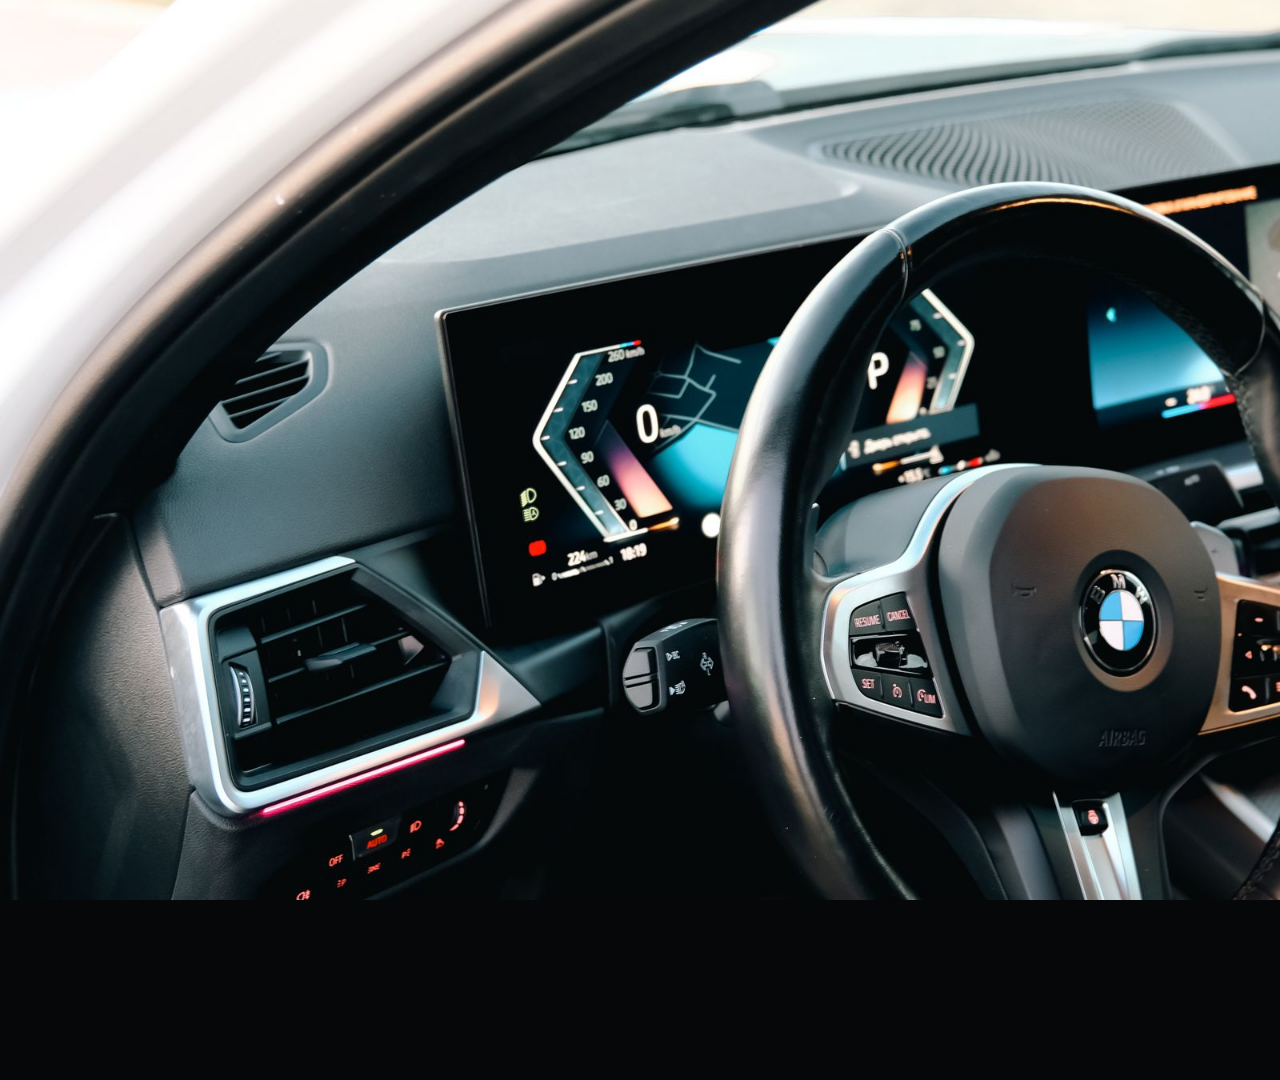
<file: eye-tracking/stimuli/cockpit.html>
<!doctype html>
<html lang="zh-CN">
<head>
  <meta charset="utf-8">
  <meta name="viewport" content="width=device-width, initial-scale=1">
  <title>数字座舱案例底图｜真实车辆内饰</title>
  <style>
    * { box-sizing: border-box; }
    html, body { width: 100%; height: 100%; margin: 0; background: #050708; overflow: hidden; }
    .stimulus {
      position: relative;
      width: 1920px;
      height: 1080px;
      overflow: hidden;
      background: #050708;
    }
    .stimulus img {
      width: 100%;
      height: 100%;
      display: block;
      object-fit: cover;
      object-position: 50% 52%;
    }
  </style>
</head>
<body>
  <main class="stimulus" aria-label="真实数字座舱眼动实验底图">
    <img src="assets/cockpit-pexels-kostiantyn-zavhorodnii.jpg" alt="真实车辆数字座舱，包含仪表盘、中控屏、方向盘按键和中央控制区">
  </main>
</body>
</html>
</file>
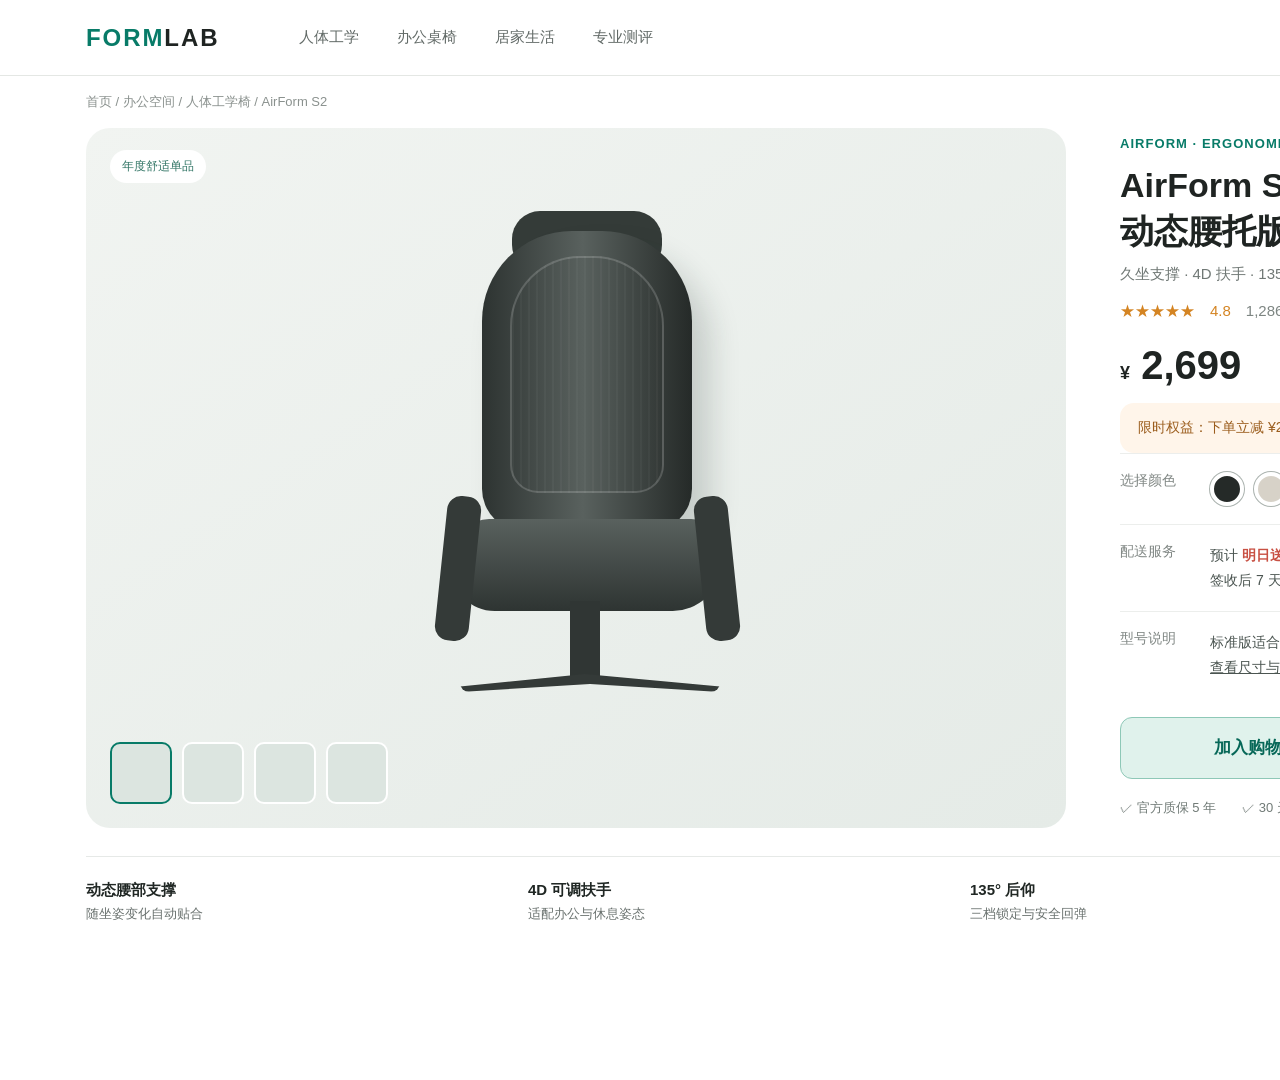
<file: eye-tracking/stimuli/commerce.html>
<!doctype html><html lang="zh-CN"><head><meta charset="utf-8"><meta name="viewport" content="width=device-width,initial-scale=1"><title>电商案例底图｜人体工学椅</title><style>
*{box-sizing:border-box}body{margin:0;background:#eef0ed;font-family:"Microsoft YaHei",Arial,sans-serif;color:#1f2422}.page{width:1920px;height:1080px;background:#fff;overflow:hidden}.top{height:76px;padding:0 86px;display:flex;align-items:center;border-bottom:1px solid #e4e7e4}.logo{font-size:24px;font-weight:800;letter-spacing:.08em}.logo b{color:#087b68}.nav{display:flex;gap:38px;margin-left:80px;font-size:15px;color:#626a67}.search{margin-left:auto;width:310px;height:40px;border-radius:22px;background:#f2f4f2;padding:10px 20px;color:#929a97}.crumb{height:52px;padding:17px 86px;color:#8a918e;font-size:13px}.main{display:grid;grid-template-columns:980px 1fr;gap:54px;padding:0 86px}.gallery{height:700px;border-radius:24px;background:linear-gradient(145deg,#f1f4f1,#e5ebe7);position:relative;overflow:hidden}.gallery-tag{position:absolute;left:24px;top:22px;padding:8px 12px;border-radius:999px;background:#fff;color:#317565;font-size:12px}.thumbs{position:absolute;left:24px;bottom:24px;display:flex;gap:10px}.thumbs i{width:62px;height:62px;border-radius:10px;border:2px solid #fff;background:#dce5e0}.thumbs i:first-child{border-color:#087b68}.chair{position:absolute;left:50%;top:49%;transform:translate(-50%,-50%);width:380px;height:520px}.back{position:absolute;left:96px;top:20px;width:210px;height:300px;border-radius:90px 90px 42px 42px;background:linear-gradient(90deg,#2d3331,#59615e 48%,#252a28);box-shadow:18px 22px 30px rgba(29,44,38,.18)}.mesh{position:absolute;inset:25px 28px 38px;border:2px solid rgba(255,255,255,.17);border-radius:70px 70px 28px 28px;background:repeating-linear-gradient(90deg,rgba(255,255,255,.035) 0 2px,transparent 2px 8px)}.head{position:absolute;left:126px;top:0;width:150px;height:62px;border-radius:28px;background:#343b38}.seat{position:absolute;left:66px;top:308px;width:270px;height:92px;border-radius:34px 34px 46px 46px;background:linear-gradient(#59615e,#2e3432);transform:skewX(-4deg)}.arm{position:absolute;top:285px;width:34px;height:145px;background:#343a38;border-radius:14px}.arm.left{left:55px;transform:rotate(6deg)}.arm.right{right:32px;transform:rotate(-6deg)}.stem{position:absolute;left:184px;top:390px;width:30px;height:82px;background:#303634}.base{position:absolute;left:74px;top:463px;width:260px;height:18px;background:#343a38;border-radius:20px;clip-path:polygon(48% 0,100% 70%,100% 100%,50% 55%,0 100%,0 70%)}.detail{padding:8px 18px 0 0}.brand{font-size:13px;color:#087b68;font-weight:700;letter-spacing:.08em}.detail h1{font-size:34px;line-height:1.35;margin:12px 0 10px}.sub{font-size:15px;color:#707875}.rating{margin-top:18px;color:#d48422;font-size:15px}.price{font-size:40px;font-weight:800;margin:22px 0 6px}.price small{font-size:18px}.promo{background:#fff5ea;border-radius:14px;padding:16px 18px;margin-top:15px;color:#9b5d1d;font-size:14px}.row{border-top:1px solid #eceeec;padding:18px 0;display:grid;grid-template-columns:90px 1fr;align-items:start;font-size:14px}.row:first-of-type{margin-top:20px}.label{color:#808784}.swatches{display:flex;gap:10px}.swatches i{width:34px;height:34px;border-radius:50%;background:#252a28;border:4px solid #fff;box-shadow:0 0 0 1px #aab2ae}.swatches i:nth-child(2){background:#d7d2c8}.swatches i:nth-child(3){background:#557064}.service{line-height:1.8;color:#4b5551}.service strong{color:#c85043}.actions{display:grid;grid-template-columns:1fr 1.5fr;gap:12px;margin-top:18px}.actions button{height:62px;border-radius:12px;font-size:17px;font-weight:700}.cart{background:#e0f2ec;color:#076858;border:1px solid #8ec8b7}.buy{background:#087b68;color:#fff;border:0}.trust{display:flex;gap:26px;margin-top:20px;color:#707a76;font-size:13px}.bottom{margin:28px 86px 0;border-top:1px solid #e6e9e7;padding-top:24px;display:grid;grid-template-columns:repeat(4,1fr);gap:20px}.bottom div{font-size:13px;color:#69716e}.bottom b{display:block;color:#202724;font-size:15px;margin-bottom:5px}
</style></head><body><div class="page"><header class="top"><div class="logo"><b>FORM</b>LAB</div><nav class="nav"><span>人体工学</span><span>办公桌椅</span><span>居家生活</span><span>专业测评</span></nav><div class="search">搜索商品、型号或功能</div></header><div class="crumb">首页 / 办公空间 / 人体工学椅 / AirForm S2</div><main class="main"><section class="gallery"><span class="gallery-tag">年度舒适单品</span><div class="chair"><i class="head"></i><i class="back"><i class="mesh"></i></i><i class="seat"></i><i class="arm left"></i><i class="arm right"></i><i class="stem"></i><i class="base"></i></div><div class="thumbs"><i></i><i></i><i></i><i></i></div></section><section class="detail"><div class="brand">AIRFORM · ERGONOMIC</div><h1>AirForm S2 人体工学椅<br/>动态腰托版</h1><div class="sub">久坐支撑 · 4D 扶手 · 135° 后仰 · 透气网面</div><div class="rating">★★★★★　4.8　<span style="color:#7d8582">1,286 条评价</span></div><div class="price"><small>¥</small> 2,699</div><div class="promo">限时权益：下单立减 ¥200　｜　赠头枕与脚踏</div><div class="row"><span class="label">选择颜色</span><div class="swatches"><i></i><i></i><i></i></div></div><div class="row"><span class="label">配送服务</span><div class="service">预计 <strong>明日送达</strong>，支持预约安装<br/>签收后 7 天内可退换，定制配色除外</div></div><div class="row"><span class="label">型号说明</span><div class="service">标准版适合 155–180cm；高背版适合 175–195cm<br/><u>查看尺寸与适配建议</u></div></div><div class="actions"><button class="cart">加入购物车</button><button class="buy">立即购买</button></div><div class="trust"><span>✓ 官方质保 5 年</span><span>✓ 30 天价保</span><span>✓ 顺丰送装</span></div></section></main><section class="bottom"><div><b>动态腰部支撑</b>随坐姿变化自动贴合</div><div><b>4D 可调扶手</b>适配办公与休息姿态</div><div><b>135° 后仰</b>三档锁定与安全回弹</div><div><b>透气高弹网布</b>通过十万次耐久测试</div></section></div></body></html>
</file>
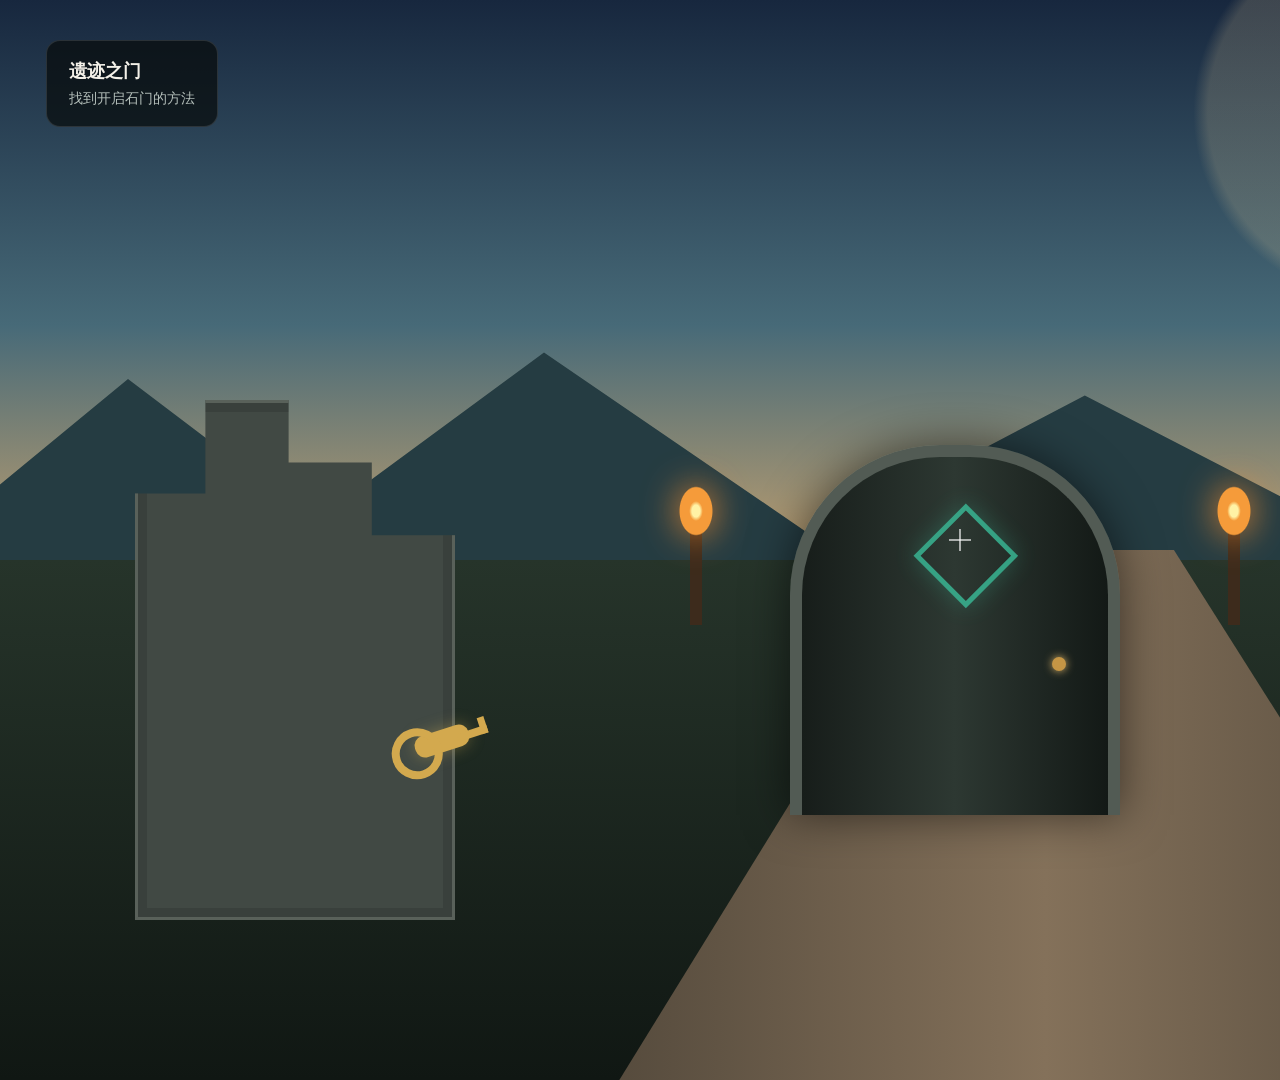
<file: eye-tracking/stimuli/game.html>
<!doctype html><html lang="zh-CN"><head><meta charset="utf-8"><meta name="viewport" content="width=device-width,initial-scale=1"><title>游戏案例底图｜视觉引导</title><style>
*{box-sizing:border-box}body{margin:0;background:#111;font-family:"Microsoft YaHei",Arial,sans-serif;color:#f3f0e8}.scene{width:1920px;height:1080px;position:relative;overflow:hidden;background:linear-gradient(#17304a 0 52%,#18201c 52%)}.sky{position:absolute;inset:0 0 48%;background:radial-gradient(circle at 72% 20%,#f2d69d 0 4%,rgba(242,214,157,.18) 5% 12%,transparent 13%),linear-gradient(#17273e,#476a78 58%,#be9f70)}.mountain{position:absolute;left:-80px;right:-80px;top:280px;height:330px;background:#253c42;clip-path:polygon(0 82%,10% 30%,19% 73%,30% 22%,43% 78%,56% 35%,68% 74%,82% 17%,100% 79%,100% 100%,0 100%)}.ground{position:absolute;left:0;right:0;bottom:0;height:520px;background:linear-gradient(#26342a,#101713)}.pathway{position:absolute;left:570px;right:360px;bottom:-80px;height:610px;background:linear-gradient(90deg,#51473a,#84715a 48%,#4c4337);clip-path:polygon(38% 0,61% 0,100% 100%,0 100%)}.ruin{position:absolute;background:#414944;border:3px solid #59615a;box-shadow:inset 0 0 0 9px rgba(0,0,0,.12)}.ruin.left{left:135px;bottom:160px;width:320px;height:520px;clip-path:polygon(0 18%,22% 18%,22% 0,48% 0,48% 12%,74% 12%,74% 26%,100% 26%,100% 100%,0 100%)}.ruin.right{right:120px;bottom:90px;width:360px;height:570px;clip-path:polygon(0 30%,17% 30%,17% 13%,48% 13%,48% 0,78% 0,78% 20%,100% 20%,100% 100%,0 100%)}.door{position:absolute;left:790px;top:445px;width:330px;height:370px;border:12px solid #525b54;border-bottom:0;border-radius:150px 150px 0 0;background:linear-gradient(90deg,#171d1a,#2d3832 50%,#131916);box-shadow:0 0 45px rgba(0,0,0,.55)}.door:after{content:"";position:absolute;width:14px;height:14px;border-radius:50%;background:#c59645;right:42px;top:200px;box-shadow:0 0 8px #d8b268}.rune{position:absolute;left:50%;top:88px;transform:translateX(-50%);width:74px;height:74px;border:5px solid #3bc7a1;transform-origin:center;rotate:45deg;opacity:.75;box-shadow:0 0 24px rgba(59,199,161,.35)}.key{position:absolute;left:414px;top:730px;width:56px;height:22px;background:#d3a94e;border-radius:10px;transform:rotate(-18deg);box-shadow:0 0 16px rgba(227,188,86,.35)}.key:before{content:"";position:absolute;left:-25px;top:-10px;width:35px;height:35px;border:8px solid #d3a94e;border-radius:50%}.key:after{content:"";position:absolute;right:-19px;top:0;width:24px;height:9px;border-bottom:8px solid #d3a94e;border-right:7px solid #d3a94e}.torch{position:absolute;width:12px;height:95px;background:#3d2b1c}.torch:after{content:"";position:absolute;width:48px;height:70px;left:-18px;top:-54px;background:radial-gradient(ellipse,#fff2a5 0 12%,#f59b3a 20% 47%,transparent 50%);filter:drop-shadow(0 0 18px #f08c32)}.t1{left:690px;top:530px}.t2{right:680px;top:530px}.hud{position:absolute;left:46px;top:40px;padding:18px 22px;border-radius:14px;background:rgba(8,12,12,.72);border:1px solid rgba(255,255,255,.12)}.hud strong{font-size:18px}.hud p{font-size:14px;color:#b5c0bb;margin:7px 0 0}.timer{position:absolute;right:48px;top:42px;font-size:24px;font-weight:700;text-shadow:0 2px 8px #000}.hint{position:absolute;right:85px;bottom:70px;width:320px;padding:18px;border:1px solid rgba(255,255,255,.14);border-radius:14px;background:rgba(7,11,10,.68);color:#aeb9b4;font-size:14px}.hint b{display:block;color:#edf3ef;margin-bottom:6px}.cross{position:absolute;left:50%;top:50%;width:22px;height:22px;transform:translate(-50%,-50%)}.cross:before,.cross:after{content:"";position:absolute;background:rgba(255,255,255,.6)}.cross:before{width:22px;height:2px;top:10px}.cross:after{width:2px;height:22px;left:10px}
</style></head><body><div class="scene"><div class="sky"></div><div class="mountain"></div><div class="ground"></div><div class="pathway"></div><div class="ruin left"></div><div class="ruin right"></div><div class="door"><i class="rune"></i></div><i class="key"></i><i class="torch t1"></i><i class="torch t2"></i><div class="hud"><strong>遗迹之门</strong><p>找到开启石门的方法</p></div><div class="timer">00:38</div><div class="hint"><b>探索提示</b>环境中的光线和符号可能指向关键物品</div><i class="cross"></i></div></body></html>
</file>
<file: portfolio.css>
/* Portfolio presentation layer. Keep research and chart styles independent. */
.pf-page {
  --pf-ink: #282b29;
  --pf-muted: #6c726d;
  --pf-accent: #b34700;
  --pf-bright: #ff6900;
  --pf-soft: #fff3e9;
  --pf-line: #e5dfd8;
  margin: 0;
  color: var(--pf-ink);
  background: #f6f5f2;
  font-family: "Noto Sans SC", "PingFang SC", "Microsoft YaHei", sans-serif;
  -webkit-font-smoothing: antialiased;
}
.pf-page *, .pf-page *::before, .pf-page *::after { box-sizing: border-box; }
.pf-page :focus-visible { outline: 3px solid var(--pf-bright); outline-offset: 5px; }
.pf-page [id] { scroll-margin-top: 112px; }
.pf-header { position: sticky; top: 0; z-index: 50; border-bottom: 1px solid var(--pf-line); background: #fff; }
.pf-header-inner { width: min(1280px, calc(100% - 64px)); min-height: 80px; margin: 0 auto; display: flex; align-items: center; justify-content: space-between; gap: 24px; }
.pf-brand { display: flex; align-items: center; gap: 12px; flex-shrink: 0; color: var(--pf-ink); text-decoration: none; font-size: 17px; font-weight: 700; letter-spacing: .03em; }
.pf-brand-mark { display: grid; place-items: center; width: 32px; height: 32px; border: 1px solid var(--pf-accent); border-radius: 50%; font: 500 11px "IBM Plex Mono", monospace; letter-spacing: -.05em; color: var(--pf-accent); }
.pf-nav { display: flex; align-items: center; flex-wrap: wrap; gap: 26px; }
.pf-nav a { display: block; padding: 12px 0; border-bottom: 2px solid transparent; color: var(--pf-muted); text-decoration: none; font-size: 14px; line-height: 1.5; white-space: nowrap; transition: color .18s, border-color .18s; }
.pf-nav a:hover { color: var(--pf-accent); border-color: #edc9ad; }
.pf-nav a[aria-current="page"] { color: var(--pf-accent); font-weight: 700; border-color: var(--pf-bright); }
.pf-main { width: min(1280px, calc(100% - 64px)); margin: 0 auto; padding: 40px 0 56px; }
.pf-mono { font-family: "IBM Plex Mono", ui-monospace, monospace; }
.pf-identity { font-size: 14px; line-height: 1.6; padding-bottom: 32px; border-bottom: 1px solid var(--pf-line); }
.pf-profile { display: grid; grid-template-columns: minmax(220px, 280px) minmax(0, 1fr) minmax(280px, 360px); gap: 28px 40px; align-items: start; padding-bottom: 24px; border-bottom: 1px solid var(--pf-line); }
.pf-profile-copy { align-self: center; }
.pf-profile-intro { max-width: none; margin: 0; color: var(--pf-accent); font-size: 20px; line-height: 1.85; }
.pf-profile-intro strong { color: var(--pf-accent); font-weight: 700; }
.pf-profile-name { margin: 0 0 8px; font-size: 28px; font-weight: 800; line-height: 1.4; letter-spacing: -.03em; }
.pf-profile-role { margin: 0; color: var(--pf-ink); font-size: 14px; font-weight: 700; line-height: 1.7; }
.pf-contact { display: grid; gap: 10px; margin: 16px 0 0; line-height: 1.6; }
.pf-contact div { display: grid; grid-template-columns: 4em auto; align-items: baseline; gap: 12px; }
.pf-contact dt { color: var(--pf-muted); font-size: 11px; }
.pf-contact dd { margin: 0; font-size: 13px; }
.pf-contact a { color: var(--pf-ink); text-decoration: none; }
.pf-contact a:hover { color: var(--pf-accent); text-decoration: underline; }
.pf-background { margin: 0; }
.pf-profile-lead .pf-skill-tags { margin-top: 16px; }
.pf-experience { display: grid; grid-template-columns: minmax(0, 1fr); gap: 16px; margin: 0; padding: 0; list-style: none; }
.pf-experience li { display: grid; grid-template-columns: 44px minmax(0, 1fr); gap: 12px; align-items: start; min-width: 0; }
.pf-experience-logo { display: block; width: 40px; height: 22px; margin-top: 2px; object-fit: contain; object-position: left center; }
.pf-experience-logo-school { width: 36px; height: 36px; margin-top: 0; }
.pf-experience-org { margin: 0; color: var(--pf-ink); font-size: 14px; font-weight: 800; line-height: 1.45; }
.pf-experience-role, .pf-experience-note, .pf-experience-time { margin: 2px 0 0; color: var(--pf-muted); font-size: 12px; line-height: 1.6; }
.pf-experience-time { font-family: "IBM Plex Mono", ui-monospace, monospace; font-size: 11px; letter-spacing: .01em; }
.pf-skill-tags { display: flex; flex-wrap: wrap; gap: 8px; margin: 14px 0 0; padding: 0; list-style: none; }
.pf-skill-tags li { padding: 3px 10px; border: 1px solid #edc9ad; border-radius: 5px; background: var(--pf-soft); color: var(--pf-accent); font-size: 12px; line-height: 1.6; }
.pf-directory { margin-top: 24px; }
.pf-directory-heading { display: flex; justify-content: space-between; align-items: baseline; gap: 20px; margin-bottom: 14px; }
.pf-directory-heading h2 { margin: 0; color: var(--pf-ink); font-size: 18px; font-weight: 800; line-height: 1.4; }
.pf-projects { display: grid; grid-template-columns: repeat(3, minmax(0, 1fr)); gap: 16px; }
.pf-project { position: relative; display: flex; flex-direction: column; min-width: 0; padding: 16px 18px; border: 1px solid var(--pf-line); border-radius: 12px; background: #fff; color: var(--pf-ink); text-decoration: none; transition: border-color .18s, transform .18s; }
.pf-project[aria-current="page"] { background: var(--pf-soft); border-color: #e9b48d; }
.pf-project:hover { border-color: var(--pf-accent); transform: translateY(-2px); }
.pf-project-top { display: flex; min-height: 24px; align-items: center; justify-content: space-between; gap: 10px; }
.pf-project h3 { margin: 0; font-size: 16px; font-weight: 800; line-height: 1.4; }
.pf-project-state { flex-shrink: 0; color: var(--pf-accent); font-size: 11px; font-weight: 600; line-height: 1.6; }
.pf-project-arrow { color: var(--pf-muted); font-size: 14px; line-height: 1.6; }
.pf-project .pf-project-scope { margin: 5px 0 12px; font-size: 12px; }
.pf-project-image { display: block; width: 100%; height: clamp(110px, 12vw, 154px); object-fit: contain; margin-bottom: 12px; border: 1px solid var(--pf-line); border-radius: 8px; background: #fff; }
.pf-project-image-scene { object-fit: cover; }
.pf-project p { margin: 0 0 14px; color: var(--pf-muted); font-size: 12px; line-height: 1.7; }
.pf-project-tags { margin-top: auto; display: flex; flex-wrap: wrap; gap: 6px 14px; color: var(--pf-accent); font-size: 11px; line-height: 1.7; }
.pf-page .pf-key { color: var(--pf-ink); font-weight: 800; }
.pf-project-details { display: grid; grid-template-rows: repeat(3, 1fr); flex: 1; gap: 6px; }
.pf-project .pf-project-details p { display: grid; grid-template-columns: 2em minmax(0, 1fr); align-content: start; gap: 10px; margin: 0; line-height: 1.8; }
.pf-detail-label { color: var(--pf-muted); font-weight: 400; }
.pf-project[aria-current="page"] h3 { color: var(--pf-accent); }
.pf-project-view { margin-top: 32px; }
.pf-project-heading h1 { margin: 0 0 14px; font-size: clamp(30px, 3vw, 40px); font-weight: 600; line-height: 1.18; letter-spacing: -.04em; }
.pf-project-heading p { margin: 0; color: var(--pf-muted); font-size: 13px; line-height: 1.75; }
.pf-page .pf-paper { color: var(--pf-accent); }
.pf-eye .evidence-copy .pf-paper { font-size: 1.08em; }
.pf-overview { display: block; margin: 0; padding: 0; }
.pf-overview h1 { margin: 0 0 16px; color: var(--pf-ink); font-size: clamp(30px, 3vw, 40px); font-weight: 600; line-height: 1.18; letter-spacing: -.04em; }
.pf-overview-description { margin: 0; max-width: 62ch; color: var(--pf-muted); font-size: 13px; line-height: 1.75; }
.pf-driving .case-shell { background: transparent; }
.pf-driving :is(h1, h2, h3, h4, h5, h6) { font-family: inherit; }
.pf-driving #modules, .pf-intro #studies { margin-top: 32px; }
.pf-intro .pf-module { min-width: 0; padding: 24px 28px; border: 1px solid var(--pf-line); border-radius: 16px; background: #fff; }
.pf-intro .pf-module-head { display: flex; align-items: center; gap: 12px; }
.pf-intro .pf-module-index { display: grid; place-items: center; flex-shrink: 0; width: 32px; height: 32px; border: 1px solid #edc9ad; border-radius: 6px; color: var(--pf-accent); font-family: "IBM Plex Mono", monospace; font-size: 12px; }
.pf-intro .pf-module h3 { margin: 0; font-size: 18px; font-weight: 800; line-height: 1.4; }
.pf-intro .pf-module-meta { margin: 10px 0 0; color: var(--pf-accent); font-size: 12px; font-weight: 700; line-height: 1.6; }
.pf-intro .pf-methods { margin-top: 20px; }
.pf-section-heading { margin-bottom: 16px; }
.pf-section-heading h2 { margin: 0; font-size: 20px; font-weight: 800; line-height: 1.4; }
.pf-module-list { display: grid; gap: 20px; }
.pf-driving .pf-module { min-width: 0; padding: 24px 28px; border: 1px solid var(--pf-line); border-radius: 16px; background: #fff; box-shadow: none; transform: none; }
.pf-driving .pf-module:hover { box-shadow: none; transform: none; }
.pf-driving .pf-module > div:first-child > span { display: grid; place-items: center; flex-shrink: 0; width: 32px; height: 32px; border: 1px solid #edc9ad; border-radius: 6px; color: var(--pf-accent); font-family: "IBM Plex Mono", monospace; font-size: 12px; }
.pf-driving .pf-module h3 { font-family: inherit; font-size: 18px; font-weight: 800; line-height: 1.4; }
.pf-driving .pf-module .text-\[15px\], .pf-driving .pf-module > .text-sm { font-size: 13px; line-height: 1.75; }
.pf-driving .pf-module .rounded-full { border-radius: 5px; font-size: 11px; }
.pf-driving .pf-module .rounded-2xl { border-radius: 10px; box-shadow: none; }
.pf-driving .pf-module .rounded-3xl { border-radius: 12px; box-shadow: none; }
.pf-driving .pf-module .sync-lab { background: #f7f7f4; box-shadow: none; }
.pf-driving .pf-module .aoi-showcase { padding: 0; border: 0; background: transparent; }
.pf-driving .pf-module .aoi-showcase-heading h4 { margin: 0 0 12px; color: var(--pf-muted); font-size: 13px; font-weight: 500; }
.pf-driving .pf-module .aoi-showcase-heading > span { display: none; }
.pf-driving .pf-module .aoi-value { margin-top: 18px; font-size: 13px; line-height: 1.75; }
.pf-driving .pf-module .aoi-value h5 { margin: 0 0 12px; color: var(--pf-ink); font-size: 14px; font-weight: 800; }
.pf-driving .pf-module .aoi-comparison { gap: 32px; }
.pf-driving .pf-module .aoi-outcomes { gap: 10px; margin-top: 22px; }
.pf-driving .pf-module .aoi-outcomes span { font-size: 12px; padding: 7px 10px; }
.pf-driving .pf-module .aoi-tech { gap: 8px; margin-top: 14px; }
.pf-driving .pf-module .aoi-tech span { font-size: 11px; }
.pf-value { margin-top: 32px; padding-top: 24px; border-top: 1px solid var(--pf-line); }
.pf-value-grid { display: grid; grid-template-columns: repeat(3, minmax(0, 1fr)); gap: 32px; margin-top: 24px; }
.pf-value-item { padding-right: 24px; border-right: 1px solid var(--pf-line); }
.pf-value-item:last-child { padding-right: 0; border: 0; }
.pf-value-item h3 { margin: 0 0 10px; color: var(--pf-ink); font-size: 14px; font-weight: 800; }
.pf-value-item p { margin: 0; color: var(--pf-muted); font-size: 13px; line-height: 1.75; }
.pf-footer { width: min(1280px, calc(100% - 64px)); margin: 0 auto; padding: 24px 0 32px; display: flex; justify-content: space-between; gap: 20px; border-top: 1px solid var(--pf-line); color: var(--pf-muted); font-size: 11px; line-height: 1.8; }
.pf-voc .sheet { width: 100%; margin: 24px 0 0; padding: 28px 32px; border: 1px solid var(--pf-line); border-radius: 16px; box-shadow: none; background: #fff; }
.pf-voc .hero #heroTitle { margin: 0; font-family: inherit; font-size: 24px; font-weight: 600; line-height: 1.35; letter-spacing: -.02em; }
.pf-voc .method-bar { background: #f6f9f7; box-shadow: none; }
.pf-voc :is(.kpi-metric-val, .kc-val, .sent-ring-pct, .sr-val, .w-word .wf) { font-family: "IBM Plex Mono", ui-monospace, monospace; }
.pf-eye .hero { padding-top: 0; padding-bottom: 32px; }
.pf-eye .hero h1 { font-family: inherit; font-size: clamp(30px, 3vw, 40px); font-weight: 600; line-height: 1.18; letter-spacing: -.04em; }
.pf-eye .hero-sub { font-size: 13px; line-height: 1.75; }
.pf-eye-benefits { display: grid; gap: 14px; margin-top: 20px; max-width: 560px; }
.pf-eye-benefits p { display: grid; grid-template-columns: 4em minmax(0, 1fr); gap: 14px; margin: 0; font-size: 13px; line-height: 1.75; }
.pf-eye-benefits strong { color: var(--pf-accent); font-weight: 800; }
.pf-eye-benefits span { color: var(--pf-muted); }
.pf-eye-benefits a { color: var(--pf-ink); font-weight: 700; text-decoration: underline; text-underline-offset: 3px; }
.pf-eye-use-cases { display: flex; flex-wrap: wrap; gap: 8px; margin-top: 18px; }
.pf-eye-use-cases span { padding: 5px 9px; border: 1px solid var(--pf-line); border-radius: 5px; color: var(--pf-ink); background: #fff; font-size: 12px; line-height: 1.6; }
.pf-eye .panel h2 { font-size: 20px; font-weight: 800; line-height: 1.4; }
.pf-eye .panel .compare-title { font-size: 18px; }
.pf-eye .panel h3 { font-size: 14px; font-weight: 800; line-height: 1.4; }
.pf-eye .panel { border-color: var(--pf-line); border-radius: 16px; box-shadow: none; }
.pf-eye .page-grid { gap: 24px; }
.pf-eye .kicker, .pf-eye .eyebrow { color: var(--pf-accent); }
.pf-eye .footer { margin-top: 40px; }

.pf-project-stats { display: grid; grid-template-columns: repeat(3, minmax(0, 1fr)); gap: 24px; margin-top: 24px; padding-top: 20px; border-top: 1px solid var(--pf-line); }
.pf-project-stat { display: flex; gap: 14px; align-items: center; min-width: 0; }
.pf-stat-value { flex-shrink: 0; color: var(--pf-bright); font: 600 38px/1 "IBM Plex Mono", ui-monospace, monospace; }
.pf-project-stat h2 { margin: 0 0 6px; font-size: 13px; font-weight: 700; line-height: 1.4; }
.pf-project-stat p { margin: 0; color: var(--pf-muted); font-size: 12px; line-height: 1.7; }
.pf-module-summary { margin-top: 16px; color: var(--pf-muted); font-size: 13px; line-height: 1.8; }
.pf-module-summary p { margin: 0; }
.pf-module-summary p + p { margin-top: 6px; }
.pf-research-grid { display: grid; grid-template-columns: repeat(2, minmax(0, 1fr)); gap: 24px; margin-top: 20px; align-items: stretch; }
.pf-research-column { min-width: 0; display: flex; flex-direction: column; }
.pf-research-copy { flex: 1; }
.pf-research-copy h4 { margin: 0 0 10px; color: var(--pf-ink); font-size: 15px; font-weight: 800; line-height: 1.5; }
.pf-research-copy p { margin: 0; color: var(--pf-muted); font-size: 13px; line-height: 1.8; }
.pf-research-copy p + p { margin-top: 10px; }
.pf-eye { --green: #b34700; --mint: #fff3e9; --line: var(--pf-line); --ink: var(--pf-ink); --body: var(--pf-muted); --paper: #f6f5f2; }
.pf-eye .solution .compare-title, .pf-eye .evidence-label { color: var(--pf-accent); }
.pf-eye .solution .compare-item, .pf-eye .solution .round { background: var(--pf-soft); }
.pf-eye .metric-tags span { color: var(--pf-accent); background: var(--pf-soft); border-color: #edc9ad; }
.pf-eye .case-icon { color: var(--pf-accent); background: var(--pf-soft); }
.pf-eye .equipment-media { border-color: var(--pf-line); }
.pf-eye .hero-photo figcaption { color: var(--pf-accent); }
.pf-eye .equipment-media figcaption b { color: var(--pf-ink); }
.pf-eye .case-links a { color: var(--pf-accent); }
@media (max-width: 1024px) {
  .pf-project { padding: 16px; }
  .pf-profile { grid-template-columns: minmax(190px, 230px) minmax(0, 1fr); gap: 18px 28px; }
  .pf-background { grid-column: 1 / -1; }
  .pf-experience { grid-template-columns: repeat(3, minmax(0, 1fr)); gap: 16px 20px; }
}
@media (max-width: 767px) {
  .pf-header-inner { width: calc(100% - 32px); min-height: 0; padding: 14px 0 8px; flex-direction: column; align-items: flex-start; gap: 6px; }
  .pf-brand { font-size: 15px; }
  .pf-brand-mark { width: 27px; height: 27px; font-size: 10px; }
  .pf-nav { width: 100%; gap: 16px 18px; justify-content: space-between; }
  .pf-intro .pf-module { padding: 18px 16px; }
  .pf-nav a { font-size: 12px; padding: 8px 0; }
  .pf-main, .pf-footer { width: calc(100% - 32px); }
  .pf-main { padding-top: 26px; padding-bottom: 32px; }
  .pf-identity { padding-bottom: 24px; }
  .pf-profile { grid-template-columns: minmax(0, 1fr); gap: 16px; padding-bottom: 20px; }
  .pf-profile-intro { font-size: 17px; line-height: 1.85; }
  .pf-profile-name { font-size: 26px; }
  .pf-contact { margin-top: 14px; }
  .pf-background { grid-column: 1; }
  .pf-experience { grid-template-columns: minmax(0, 1fr); gap: 14px; }
  .pf-contact div { grid-template-columns: auto; gap: 4px; }
  .pf-contact dd { font-size: 12px; }
  .pf-directory { margin-top: 24px; }
  .pf-directory-heading { margin-bottom: 14px; }
  .pf-directory-heading h2 { max-width: 17em; font-size: 18px; }
  .pf-projects { grid-template-columns: minmax(0, 1fr); gap: 12px; }
  .pf-project { display: grid; grid-template-columns: 88px minmax(0, 1fr); grid-template-rows: auto auto 1fr; column-gap: 14px; padding: 16px; }
  .pf-project-top { grid-column: 2; grid-row: 1; gap: 6px; }
  .pf-project h3 { font-size: 15px; }
  .pf-project-state { font-size: 10px; }
  .pf-project .pf-project-scope { grid-column: 2; grid-row: 2; margin: 4px 0 10px; font-size: 11px; }
  .pf-project-image { grid-column: 1; grid-row: 1 / 4; height: 88px; align-self: center; margin: 0; border-radius: 6px; }
  .pf-project-details { grid-column: 2; grid-row: 3; grid-template-rows: auto; gap: 4px; }
  .pf-project .pf-project-details p { font-size: 11px; gap: 8px; line-height: 1.7; }
  .pf-project-view { margin-top: 26px; }
  .pf-project-heading h1 { font-size: 28px; }
  .pf-overview h1 { font-size: 28px; }
  .pf-overview-description { font-size: 13px; }
  .pf-project-stats { grid-template-columns: minmax(0, 1fr); gap: 18px; margin-top: 20px; padding-top: 18px; }
  .pf-project-stat { gap: 16px; }
  .pf-stat-value { width: 32px; font-size: 32px; }
  .pf-project-stat h2 { margin-bottom: 4px; }
  .pf-research-grid { grid-template-columns: minmax(0, 1fr); }
  .pf-research-copy { min-height: 0; }
  .pf-driving #modules { margin-top: 28px; }
  .pf-section-heading { margin-bottom: 18px; }
  .pf-section-heading h2 { font-size: 18px; }
  .pf-module-list { gap: 20px; }
  .pf-driving .pf-module { padding: 22px 18px; border-radius: 12px; }
  .pf-driving .pf-module h3 { font-size: 17px; }
  .pf-driving .pf-module > div:first-child > span { width: 28px; height: 28px; }
  .pf-driving .pf-module .aoi-comparison { gap: 18px; }
  .pf-value { margin-top: 28px; padding-top: 24px; }
  .pf-value-grid { grid-template-columns: minmax(0, 1fr); gap: 20px; }
  .pf-value-item { padding: 0 0 18px; border-right: 0; border-bottom: 1px solid var(--pf-line); }
  .pf-footer { flex-wrap: wrap; gap: 8px; }
  .pf-voc .sheet { width: 100%; margin: 20px 0 0; padding: 20px 16px; border-radius: 12px; }
  .pf-voc .main-grid.compare-2 { display: grid; grid-template-columns: minmax(0, 1fr); width: 100%; }
  .pf-voc .main-grid.compare-2 > div { width: 100%; min-width: 0; }
  .pf-voc .sent-overview { flex-wrap: wrap; }
  .pf-voc .sent-stats { flex-basis: 160px; }
  .pf-voc .platform-bars { flex-wrap: wrap; gap: 8px; }
  .pf-voc .pd-panel { width: 100%; }
  .pf-voc .kpi-strip { min-width: 0; }
  .pf-voc .hero #heroTitle { font-size: 22px; line-height: 1.45; }
  .pf-voc .hero-thesis { max-width: none; text-align: left; }
  .pf-voc .kpi-hero { display: grid; grid-template-columns: repeat(3, minmax(0, 1fr)); gap: 12px; }
  .pf-voc .kpi-metric { min-width: 0; }
  .pf-voc .kpi-metric-val { font-size: 24px; }
  .pf-voc .kpi-metric-val .kpi-unit { font-size: 13px; }
  .pf-eye .hero { padding-top: 0; }
}
@media (prefers-reduced-motion: reduce) {
  html { scroll-behavior: auto !important; }
  .pf-page *, .pf-page *::before, .pf-page *::after { animation: none !important; transition: none !important; scroll-behavior: auto !important; }
  .pf-project:hover { transform: none; }
}
@page { size: A4; margin: 12mm 12mm 14mm; }
@media print {
  * { -webkit-print-color-adjust: exact; print-color-adjust: exact; }
  .pf-header, .pf-footer, .pf-directory { display: none !important; }
  .pf-voc .pf-identity, .pf-eye .pf-identity { display: none !important; }
  .pf-identity { padding-bottom: 8px; border: 0; }
  .pf-profile { display: grid !important; grid-template-columns: 52mm minmax(0, 1fr) 58mm !important; gap: 3mm 5mm !important; align-items: start; padding-bottom: 6px; break-after: avoid; }
  .pf-profile-copy { align-self: center; }
  .pf-profile-intro { font-size: 12pt; }
  .pf-contact { margin-top: 3mm; }
  .pf-experience { grid-template-columns: minmax(0, 1fr) !important; gap: 3mm !important; }
  .pf-main { width: 100%; padding: 0; }
  .pf-project-view { margin-top: 8px; }
  .signal-card, .pf-value-item, figure { break-inside: avoid; }
  img, .gif-loop { max-width: 100% !important; height: auto !important; }
  .sync-header, .sync-canvas { display: none !important; }
  .analysis-grid { grid-template-columns: repeat(3, minmax(0, 1fr)) !important; }
  .vr-branch-arrows { display: none !important; }
  .simulation-comparison { grid-template-columns: minmax(0, 1fr) !important; }
  .vr-branch { grid-template-columns: 42mm minmax(0, 1fr) minmax(0, 1fr) !important; break-inside: avoid; }
  .vr-views { display: contents !important; }
  .vr-device-figure img { min-height: 0 !important; max-height: 42mm !important; aspect-ratio: 1 !important; }
  .pf-project-stats, .pf-value-grid { grid-template-columns: repeat(3, minmax(0, 1fr)) !important; gap: 16px !important; }
  .pf-stat-value { width: auto !important; }
  .pf-project-stat { align-items: flex-start !important; }
  .signal-grid { grid-template-columns: repeat(2, minmax(0, 1fr)) !important; }
  .pf-research-grid { grid-template-columns: minmax(0, 1fr) !important; }
  .pf-research-column { break-inside: avoid; }
  .pf-research-copy { flex: none !important; }
  .pf-eye .hero { grid-template-columns: 1.05fr .95fr !important; }
  .pf-voc .pain-delight-grid { flex-direction: column !important; }
  .pf-voc .pd-item { min-height: 0 !important; }
  .pf-voc .pd-meta, .pf-voc .feature-chip { white-space: normal !important; }
  .pf-voc .sheet { width: 100%; margin: 0; padding: 0; border: 0; box-shadow: none; }
}
</file>
<file: intro/intro.css>
/* Resume presentation is scoped to the introduction page. */
.pf-intro .cv-resume { color: var(--pf-ink); }
.pf-intro .cv-introduction { padding: 28px 32px; border: 1px solid #edc9ad; border-radius: 16px; background: #fff9f3; }
.pf-intro .cv-introduction h1 { margin: 0 0 18px; font-size: clamp(30px, 3vw, 40px); font-weight: 600; line-height: 1.2; letter-spacing: -.04em; }
.pf-intro .cv-summary { max-width: 82em; margin: 0; color: var(--pf-muted); font-size: 15px; line-height: 1.9; }
.pf-intro .cv-summary strong { color: var(--pf-ink); font-weight: 700; }
.pf-intro .cv-capabilities { display: flex; flex-wrap: wrap; gap: 8px; margin: 20px 0 0; padding: 0; list-style: none; }
.pf-intro .cv-capabilities li { padding: 5px 10px; border: 1px solid #edc9ad; border-radius: 5px; background: #fff; color: var(--pf-accent); font-size: 12px; line-height: 1.6; }
.pf-intro .cv-layout { display: grid; grid-template-columns: 160px minmax(0, 1fr); gap: 40px; align-items: start; margin-top: 40px; }
.pf-intro .cv-toc { position: sticky; top: 108px; display: grid; gap: 6px; padding: 4px 0; }
.pf-intro .cv-toc p { margin: 0 0 8px; color: var(--pf-muted); font-size: 12px; line-height: 1.6; }
.pf-intro .cv-toc a { display: flex; align-items: center; gap: 12px; padding: 9px 10px; border-radius: 5px; color: var(--pf-ink); font-size: 13px; line-height: 1.6; text-decoration: none; transition: color .18s, background .18s; }
.pf-intro .cv-toc a span { color: var(--pf-accent); font: 500 11px/1.6 "IBM Plex Mono", ui-monospace, monospace; }
.pf-intro .cv-toc a:hover, .pf-intro .cv-toc a:focus-visible { color: var(--pf-accent); background: var(--pf-soft); }
.pf-intro .cv-sections { display: grid; min-width: 0; gap: 40px; }
.pf-intro .cv-section-heading { display: flex; align-items: center; gap: 12px; margin-bottom: 18px; }
.pf-intro .cv-section-heading > span { display: grid; place-items: center; width: 30px; height: 30px; border: 1px solid #edc9ad; border-radius: 6px; color: var(--pf-accent); font: 500 12px/1 "IBM Plex Mono", ui-monospace, monospace; }
.pf-intro .cv-section-heading h2 { margin: 0; font-size: 23px; font-weight: 700; line-height: 1.4; letter-spacing: -.025em; }
.pf-intro .cv-education-list { padding: 4px 24px; border: 1px solid var(--pf-line); border-radius: 12px; background: #fff; }
.pf-intro .cv-education { display: grid; grid-template-columns: 40px minmax(0, 1fr); gap: 16px; padding: 22px 0; }
.pf-intro .cv-education + .cv-education { border-top: 1px solid var(--pf-line); }
.pf-intro .cv-education > img { width: 40px; height: 40px; object-fit: contain; }
.pf-intro .cv-entry-heading { display: flex; flex-wrap: wrap; justify-content: space-between; align-items: baseline; gap: 8px 24px; }
.pf-intro .cv-entry-heading h3 { margin: 0; font-size: 17px; font-weight: 700; line-height: 1.5; }
.pf-intro .cv-date { margin: 0; color: var(--pf-accent); font: 400 12px/1.7 "IBM Plex Mono", ui-monospace, monospace; }
.pf-intro .cv-degree { margin: 5px 0 10px; font-size: 14px; font-weight: 600; line-height: 1.7; }
.pf-intro .cv-career-list, .pf-intro .cv-project-list { display: grid; gap: 18px; }
.pf-intro .cv-work, .pf-intro .cv-project { min-width: 0; padding: 26px 28px; border: 1px solid var(--pf-line); border-radius: 12px; background: #fff; }
.pf-intro .cv-work-heading { display: grid; grid-template-columns: 42px minmax(0, 1fr) auto; gap: 14px; align-items: start; padding-bottom: 20px; border-bottom: 1px solid var(--pf-line); }
.pf-intro .cv-work-heading > img { width: 36px; height: 30px; margin-top: 3px; object-fit: contain; }
.pf-intro .cv-work-heading h3 { margin: 0; font-size: 19px; font-weight: 700; line-height: 1.5; }
.pf-intro .cv-work-heading .cv-date { padding-top: 4px; }
.pf-intro .cv-role { margin: 5px 0 0; color: var(--pf-muted); font-size: 14px; line-height: 1.7; }
.pf-intro .cv-employment { display: inline-block; margin-left: 8px; padding: 1px 7px; border: 1px solid #edc9ad; border-radius: 4px; color: var(--pf-accent); background: var(--pf-soft); font-size: 11px; font-weight: 600; vertical-align: 1px; }
.pf-intro .cv-copy { display: grid; gap: 14px; margin-top: 20px; }
.pf-intro .cv-statement { margin: 0; color: var(--pf-muted); font-size: 14px; line-height: 1.9; overflow-wrap: break-word; }
.pf-intro .cv-statement strong, .pf-intro .cv-statement b { color: var(--pf-ink); font-weight: 700; }
.pf-intro #cv-harmony .cv-statement .cv-lead { color: var(--pf-accent); }
.pf-intro .cv-project-list { grid-template-columns: repeat(2, minmax(0, 1fr)); align-items: stretch; }
.pf-intro .cv-project { display: flex; flex-direction: column; padding: 24px; }
.pf-intro .cv-project h3 { margin: 0; font-size: 18px; font-weight: 700; line-height: 1.6; }
.pf-intro .cv-technical { font-size: .86em; letter-spacing: .015em; }
.pf-intro .cv-project-meta { display: grid; gap: 4px; margin: 10px 0 0; color: var(--pf-accent); font-size: 12px; line-height: 1.7; }
.pf-intro .cv-project .cv-copy { margin-top: 18px; gap: 12px; }
.pf-intro .cv-metric { color: var(--pf-accent); font-weight: 700; }
.pf-intro .cv-project-link, .pf-intro .cv-project-work { margin: auto 0 0; padding-top: 20px; color: var(--pf-accent); font-size: 12px; font-weight: 600; line-height: 1.8; }
.pf-intro .cv-project-link, .pf-intro .cv-project-work a { color: var(--pf-accent); text-decoration: underline; text-decoration-thickness: 1px; text-underline-offset: 4px; }
.pf-intro .cv-project-work strong { color: var(--pf-ink); }
.pf-intro .cv-results { padding: 26px 28px; border: 1px solid var(--pf-line); border-radius: 12px; background: #fff; }
.pf-intro .cv-results > p + p { margin-top: 14px; }
.pf-intro .cv-tools { display: grid; grid-template-columns: 4em minmax(0, 1fr); gap: 16px; align-items: baseline; margin-top: 22px; padding-top: 20px; border-top: 1px solid var(--pf-line); }
.pf-intro .cv-tools h3 { margin: 0; font-size: 14px; font-weight: 700; line-height: 1.7; }
.pf-intro .cv-tools ul { display: flex; flex-wrap: wrap; gap: 7px; margin: 0; padding: 0; list-style: none; }
.pf-intro .cv-tools li { padding: 4px 8px; border: 1px solid var(--pf-line); border-radius: 4px; color: var(--pf-ink); font: 400 12px/1.6 "IBM Plex Mono", ui-monospace, monospace; }
@media (max-width: 1100px) {
  .pf-intro .cv-layout { grid-template-columns: 132px minmax(0, 1fr); gap: 24px; }
  .pf-intro .cv-project-list { grid-template-columns: minmax(0, 1fr); }
}
@media (max-width: 767px) {
  .pf-intro .pf-nav { column-gap: 10px; row-gap: 6px; }
  .pf-intro .cv-introduction { padding: 22px 18px; border-radius: 12px; }
  .pf-intro .cv-introduction h1 { margin-bottom: 14px; font-size: 28px; }
  .pf-intro .cv-summary { font-size: 14px; line-height: 1.85; }
  .pf-intro .cv-capabilities { margin-top: 16px; gap: 6px; }
  .pf-intro .cv-capabilities li { padding: 4px 8px; font-size: 11px; }
  .pf-intro .cv-layout { grid-template-columns: minmax(0, 1fr); gap: 26px; margin-top: 26px; }
  .pf-intro .cv-toc { position: static; grid-template-columns: repeat(2, minmax(0, 1fr)); gap: 6px 10px; padding-bottom: 18px; border-bottom: 1px solid var(--pf-line); }
  .pf-intro .cv-toc p { display: none; }
  .pf-intro .cv-toc a { padding: 6px 8px; }
  .pf-intro .cv-sections { gap: 28px; }
  .pf-intro .cv-section-heading { align-items: start; gap: 10px; margin-bottom: 14px; }
  .pf-intro .cv-section-heading > span { flex-shrink: 0; width: 28px; height: 28px; }
  .pf-intro .cv-section-heading h2 { font-size: 20px; line-height: 1.5; }
  .pf-intro .cv-education-list { padding: 0 16px; }
  .pf-intro .cv-education { grid-template-columns: 32px minmax(0, 1fr); gap: 12px; padding: 18px 0; }
  .pf-intro .cv-education > img { width: 32px; height: 32px; }
  .pf-intro .cv-entry-heading { gap: 5px; }
  .pf-intro .cv-entry-heading h3 { font-size: 16px; }
  .pf-intro .cv-degree { font-size: 13px; }
  .pf-intro .cv-work, .pf-intro .cv-project, .pf-intro .cv-results { padding: 20px 18px; }
  .pf-intro .cv-work-heading { grid-template-columns: 32px minmax(0, 1fr); gap: 10px; padding-bottom: 16px; }
  .pf-intro .cv-work-heading > img { width: 28px; height: 26px; }
  .pf-intro .cv-work-heading h3 { font-size: 17px; }
  .pf-intro .cv-work-heading > .cv-date { grid-column: 2; padding-top: 0; }
  .pf-intro .cv-role { font-size: 13px; }
  .pf-intro .cv-copy { margin-top: 16px; gap: 12px; }
  .pf-intro .cv-project h3 { font-size: 17px; }
  .pf-intro .cv-statement { font-size: 14px; line-height: 1.85; }
  .pf-intro .cv-tools { grid-template-columns: minmax(0, 1fr); gap: 10px; }
}
@media print {
  .pf-intro .cv-toc { display: none; }
  .pf-intro .cv-layout { display: block; }
  .pf-intro .cv-introduction { padding: 16px 0; border: 0; background: transparent; }
  .pf-intro .cv-sections { gap: 20px; }
  .pf-intro .cv-project-list { grid-template-columns: minmax(0, 1fr); }
  .pf-intro .cv-education, .pf-intro .cv-work, .pf-intro .cv-project, .pf-intro .cv-results { break-inside: avoid; }
}
</file>
